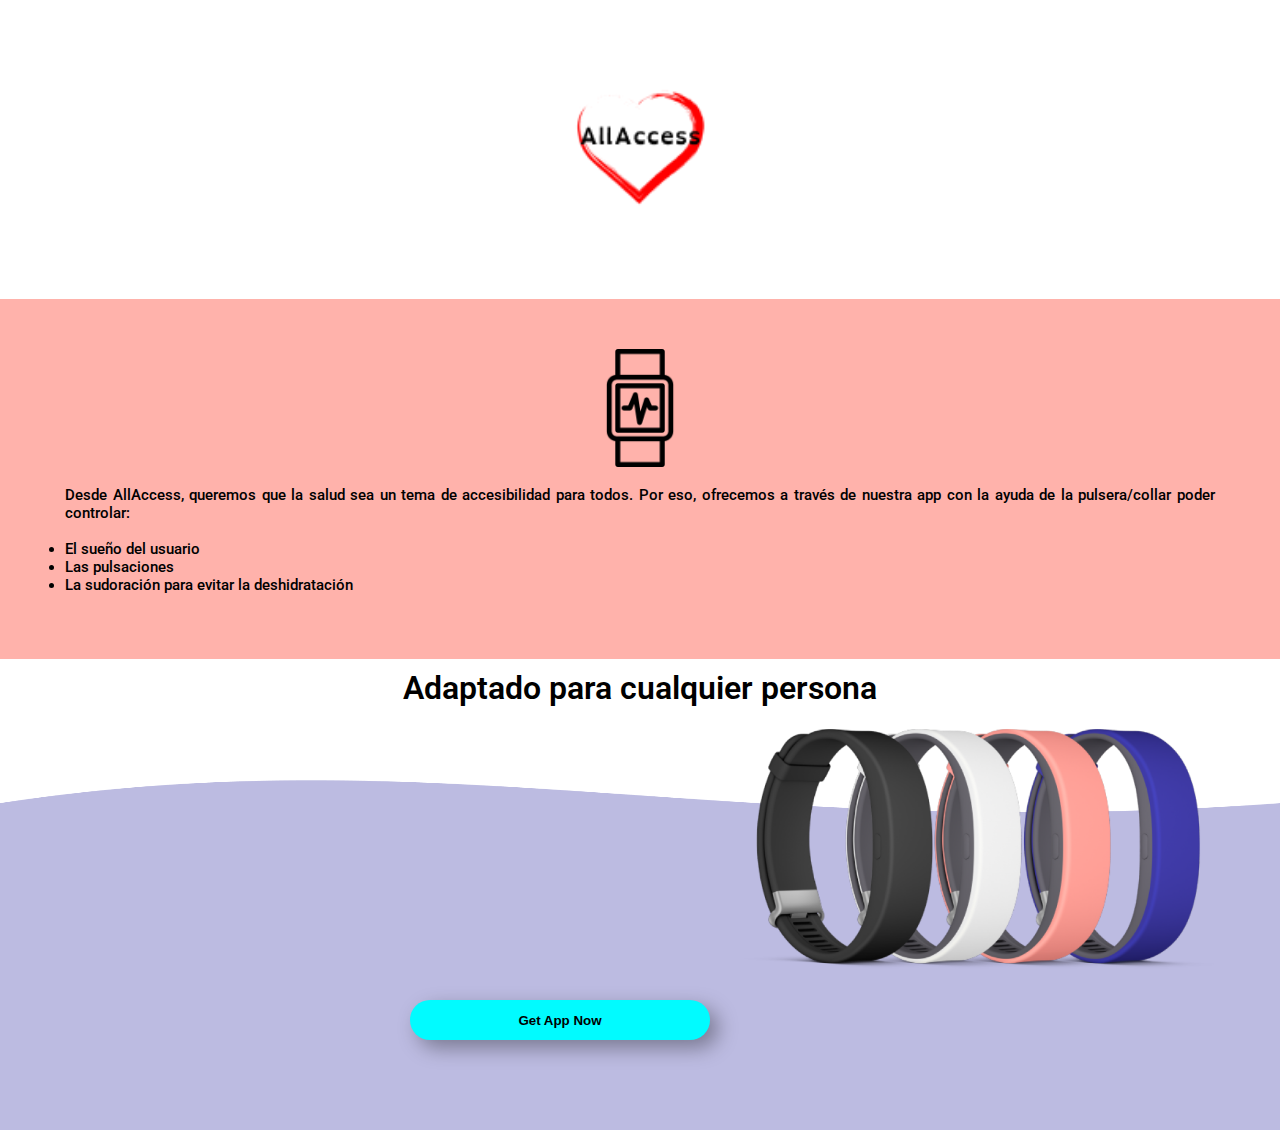
<file: index.html>
<!DOCTYPE html>
<html lang="en">

<head>
    <meta charset="UTF-8">
    <meta name="viewport" content="width=device-width, initial-scale=1.0">
    <meta http-equiv="X-UA-Compatible" content="ie=edge">
    <title>AllAcess</title>
    <link href="https://fonts.googleapis.com/css?family=Roboto" rel="stylesheet">
    <link rel="stylesheet" href="style.css">
</head>

<body>
    <header>
        <center>
            <img src="Group.png" alt="AllAccess">
        </center>
    </header>

    <main>
        <section class="sect-1">
            <article>
                <center>
                    <img src="bracelet.png" alt="" title="objectivo">
                    <h3>Desde AllAccess, queremos que la salud sea un tema de accesibilidad para todos. 
                        Por eso, ofrecemos a través de nuestra app con la ayuda de la pulsera/collar poder controlar:
                        <br>
                        <br>
                        <li>El sueño del usuario</li>
                        <li>Las pulsaciones</li>
                        <li>La sudoración para evitar la deshidratación</li>
                    </h3>
                </center>
            </article>
        </section>

        <section class="sect-2">
            <article>
                <h1>Adaptado para cualquier persona</h1>
                <!-- <h3>Distillery hella pour-over lyft raclette crucifix deep v meh fam skateboard dreamcatcher poutine
                    +1. Raw denim blue bottle affogato blog ramps chillwave, migas wolf. Sriracha kale chips poutine
                    direct trade, quinoa meditation selfies dreamcatcher ennui activated charcoal kombucha kinfolk.
                    Affogato skateboard brooklyn cold-pressed tumblr narwhal. Jean shorts poke messenger bag vinyl
                    prism post-ironic distillery street art literally retro succulents affogato intelligentsia direct
                    trade tumeric.</h3> -->
                <img src="pulsera.png" alt="modelo pulsera" class="pulse">
                <img src="decora.png" class="decora">
                <button type="button"> Get App Now</button>
            </article>
        </section>
    </main>
</body>

</html>
</file>
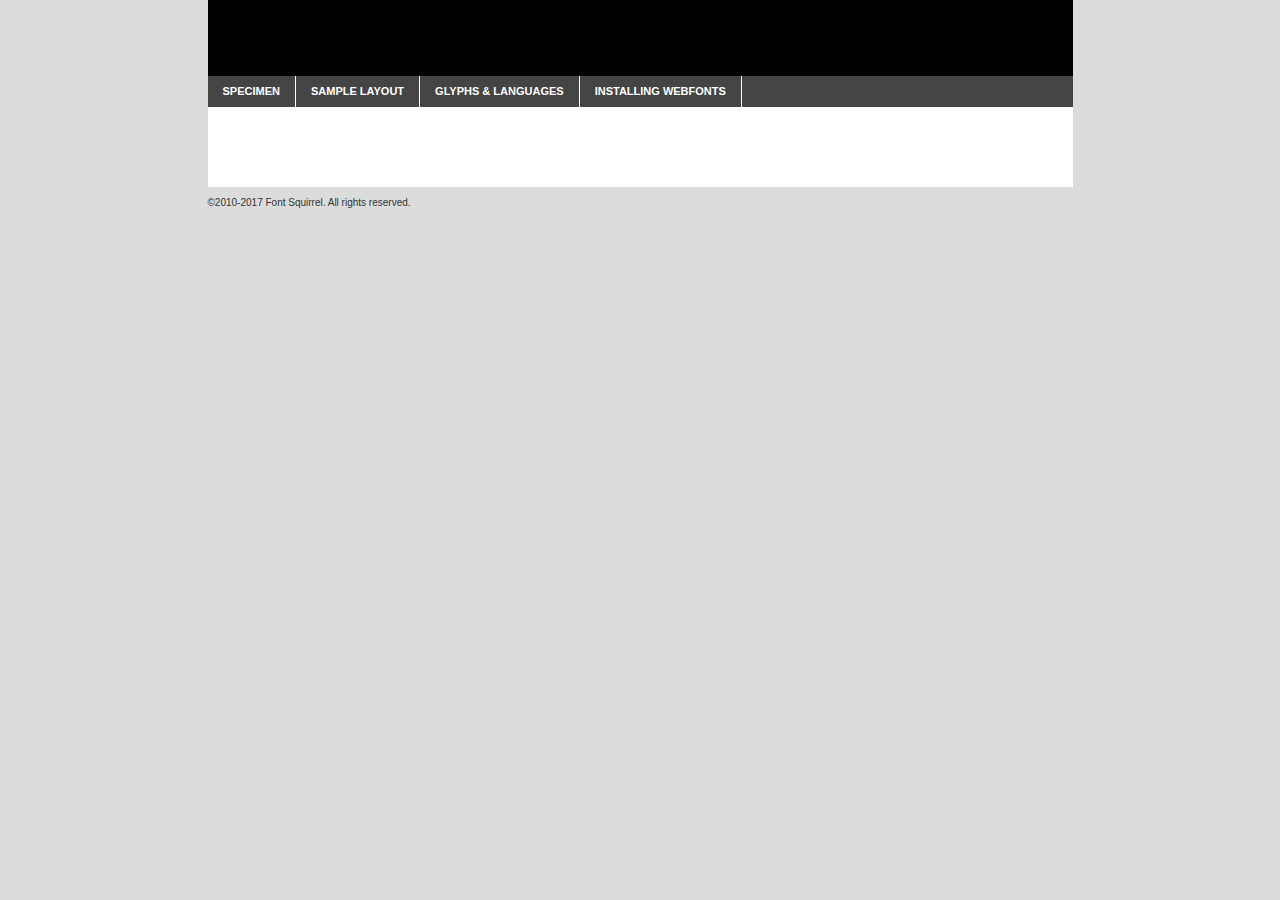
<file: tipo/opendyslexic-bold-demo.html>
<!DOCTYPE html PUBLIC "-//W3C//DTD XHTML 1.0 Transitional//EN"
	"http://www.w3.org/TR/xhtml1/DTD/xhtml1-transitional.dtd">

<html xmlns="http://www.w3.org/1999/xhtml" xml:lang="en" lang="en">
<head>
	<meta http-equiv="Content-Type" content="text/html; charset=utf-8" />
	<script src="http://ajax.googleapis.com/ajax/libs/jquery/1.7.2/jquery.min.js" type="text/javascript" charset="utf-8"></script>
	<script type="text/javascript">
	(function($){$.fn.easyTabs=function(option){var param=jQuery.extend({fadeSpeed:"fast",defaultContent:1,activeClass:'active'},option);$(this).each(function(){var thisId="#"+this.id;if(param.defaultContent==''){param.defaultContent=1;}
	if(typeof param.defaultContent=="number")
	{var defaultTab=$(thisId+" .tabs li:eq("+(param.defaultContent-1)+") a").attr('href').substr(1);}else{var defaultTab=param.defaultContent;}
	$(thisId+" .tabs li a").each(function(){var tabToHide=$(this).attr('href').substr(1);$("#"+tabToHide).addClass('easytabs-tab-content');});hideAll();changeContent(defaultTab);function hideAll(){$(thisId+" .easytabs-tab-content").hide();}
	function changeContent(tabId){hideAll();$(thisId+" .tabs li").removeClass(param.activeClass);$(thisId+" .tabs li a[href=#"+tabId+"]").closest('li').addClass(param.activeClass);if(param.fadeSpeed!="none")
	{$(thisId+" #"+tabId).fadeIn(param.fadeSpeed);}else{$(thisId+" #"+tabId).show();}}
	$(thisId+" .tabs li").click(function(){var tabId=$(this).find('a').attr('href').substr(1);changeContent(tabId);return false;});});}})(jQuery);
	</script>
	<link rel="stylesheet" href="specimen_files/specimen_stylesheet.css" type="text/css" charset="utf-8" />
	<link rel="stylesheet" href="stylesheet.css" type="text/css" charset="utf-8" />

	<style type="text/css">
					body{
				font-family: 'opendyslexicbold';
							}
		</style>

	<title>OpenDyslexic Bold Specimen</title>
	
	
	<script type="text/javascript" charset="utf-8">
		$(document).ready(function() {
			$('#container').easyTabs({defaultContent:1});
		});
	</script>
</head>

<body>
<div id="container">
	<div id="header">
		OpenDyslexic Bold	</div>
	<ul class="tabs">
		<li><a href="#specimen">Specimen</a></li>
		<li><a href="#layout">Sample Layout</a></li>
				<li><a href="#glyphs">Glyphs &amp; Languages</a></li>
		<li><a href="#installing">Installing Webfonts</a></li>
		
	</ul>
	
	<div id="main_content">

		
			<div id="specimen">
		
				<div class="section">
					<div class="grid12 firstcol">
						<div class="huge">AaBb</div>
					</div>
				</div>
		
				<div class="section">
					<div class="glyph_range">A&#x200B;B&#x200b;C&#x200b;D&#x200b;E&#x200b;F&#x200b;G&#x200b;H&#x200b;I&#x200b;J&#x200b;K&#x200b;L&#x200b;M&#x200b;N&#x200b;O&#x200b;P&#x200b;Q&#x200b;R&#x200b;S&#x200b;T&#x200b;U&#x200b;V&#x200b;W&#x200b;X&#x200b;Y&#x200b;Z&#x200b;a&#x200b;b&#x200b;c&#x200b;d&#x200b;e&#x200b;f&#x200b;g&#x200b;h&#x200b;i&#x200b;j&#x200b;k&#x200b;l&#x200b;m&#x200b;n&#x200b;o&#x200b;p&#x200b;q&#x200b;r&#x200b;s&#x200b;t&#x200b;u&#x200b;v&#x200b;w&#x200b;x&#x200b;y&#x200b;z&#x200b;1&#x200b;2&#x200b;3&#x200b;4&#x200b;5&#x200b;6&#x200b;7&#x200b;8&#x200b;9&#x200b;0&#x200b;&amp;&#x200b;.&#x200b;,&#x200b;?&#x200b;!&#x200b;&#64;&#x200b;(&#x200b;)&#x200b;#&#x200b;$&#x200b;%&#x200b;*&#x200b;+&#x200b;-&#x200b;=&#x200b;:&#x200b;;</div>
				</div>
				<div class="section">
					<div class="grid12 firstcol">
						<table class="sample_table">
							<tr><td>10</td><td class="size10">abcdefghijklmnopqrstuvwxyzABCDEFGHIJKLMNOPQRSTUVWXYZ0123456789abcdefghijklmnopqrstuvwxyzABCDEFGHIJKLMNOPQRSTUVWXYZ0123456789abcdefghijklmnopqrstuvwxyzABCDEFGHIJKLMNOPQRSTUVWXYZ</td></tr>
							<tr><td>11</td><td class="size11">abcdefghijklmnopqrstuvwxyzABCDEFGHIJKLMNOPQRSTUVWXYZ0123456789abcdefghijklmnopqrstuvwxyzABCDEFGHIJKLMNOPQRSTUVWXYZ0123456789abcdefghijklmnopqrstuvwxyzABCDEFGHIJKLMNOPQRSTUVWXYZ</td></tr>
							<tr><td>12</td><td class="size12">abcdefghijklmnopqrstuvwxyzABCDEFGHIJKLMNOPQRSTUVWXYZ0123456789abcdefghijklmnopqrstuvwxyzABCDEFGHIJKLMNOPQRSTUVWXYZ0123456789abcdefghijklmnopqrstuvwxyzABCDEFGHIJKLMNOPQRSTUVWXYZ</td></tr>
							<tr><td>13</td><td class="size13">abcdefghijklmnopqrstuvwxyzABCDEFGHIJKLMNOPQRSTUVWXYZ0123456789abcdefghijklmnopqrstuvwxyzABCDEFGHIJKLMNOPQRSTUVWXYZ0123456789abcdefghijklmnopqrstuvwxyzABCDEFGHIJKLMNOPQRSTUVWXYZ</td></tr>
							<tr><td>14</td><td class="size14">abcdefghijklmnopqrstuvwxyzABCDEFGHIJKLMNOPQRSTUVWXYZ0123456789abcdefghijklmnopqrstuvwxyzABCDEFGHIJKLMNOPQRSTUVWXYZ0123456789abcdefghijklmnopqrstuvwxyzABCDEFGHIJKLMNOPQRSTUVWXYZ</td></tr>
							<tr><td>16</td><td class="size16">abcdefghijklmnopqrstuvwxyzABCDEFGHIJKLMNOPQRSTUVWXYZ0123456789abcdefghijklmnopqrstuvwxyzABCDEFGHIJKLMNOPQRSTUVWXYZ</td></tr>
							<tr><td>18</td><td class="size18">abcdefghijklmnopqrstuvwxyzABCDEFGHIJKLMNOPQRSTUVWXYZ0123456789abcdefghijklmnopqrstuvwxyzABCDEFGHIJKLMNOPQRSTUVWXYZ</td></tr>
							<tr><td>20</td><td class="size20">abcdefghijklmnopqrstuvwxyzABCDEFGHIJKLMNOPQRSTUVWXYZ0123456789abcdefghijklmnopqrstuvwxyzABCDEFGHIJKLMNOPQRSTUVWXYZ</td></tr>
							<tr><td>24</td><td class="size24">abcdefghijklmnopqrstuvwxyzABCDEFGHIJKLMNOPQRSTUVWXYZ0123456789abcdefghijklmnopqrstuvwxyzABCDEFGHIJKLMNOPQRSTUVWXYZ</td></tr>
							<tr><td>30</td><td class="size30">abcdefghijklmnopqrstuvwxyzABCDEFGHIJKLMNOPQRSTUVWXYZ0123456789abcdefghijklmnopqrstuvwxyzABCDEFGHIJKLMNOPQRSTUVWXYZ</td></tr>
							<tr><td>36</td><td class="size36">abcdefghijklmnopqrstuvwxyzABCDEFGHIJKLMNOPQRSTUVWXYZ0123456789abcdefghijklmnopqrstuvwxyzABCDEFGHIJKLMNOPQRSTUVWXYZ</td></tr>
							<tr><td>48</td><td class="size48">abcdefghijklmnopqrstuvwxyzABCDEFGHIJKLMNOPQRSTUVWXYZ0123456789abcdefghijklmnopqrstuvwxyzABCDEFGHIJKLMNOPQRSTUVWXYZ</td></tr>
							<tr><td>60</td><td class="size60">abcdefghijklmnopqrstuvwxyzABCDEFGHIJKLMNOPQRSTUVWXYZ0123456789abcdefghijklmnopqrstuvwxyzABCDEFGHIJKLMNOPQRSTUVWXYZ</td></tr>
							<tr><td>72</td><td class="size72">abcdefghijklmnopqrstuvwxyzABCDEFGHIJKLMNOPQRSTUVWXYZ0123456789abcdefghijklmnopqrstuvwxyzABCDEFGHIJKLMNOPQRSTUVWXYZ</td></tr>
							<tr><td>90</td><td class="size90">abcdefghijklmnopqrstuvwxyzABCDEFGHIJKLMNOPQRSTUVWXYZ0123456789abcdefghijklmnopqrstuvwxyzABCDEFGHIJKLMNOPQRSTUVWXYZ</td></tr>
						</table>
				
					</div>
			
				</div>
		
		
		
								<div class="section" id="bodycomparison">


										<div id="xheight">
				<div class="fontbody">&#x25FC;&#x25FC;&#x25FC;&#x25FC;&#x25FC;&#x25FC;&#x25FC;&#x25FC;&#x25FC;&#x25FC;&#x25FC;&#x25FC;&#x25FC;&#x25FC;&#x25FC;&#x25FC;&#x25FC;&#x25FC;&#x25FC;&#x25FC;&#x25FC;&#x25FC;&#x25FC;&#x25FC;&#x25FC;&#x25FC;&#x25FC;&#x25FC;&#x25FC;&#x25FC;&#x25FC;&#x25FC;&#x25FC;&#x25FC;&#x25FC;&#x25FC;&#x25FC;&#x25FC;&#x25FC;&#x25FC;&#x25FC;&#x25FC;&#x25FC;&#x25FC;&#x25FC;&#x25FC;&#x25FC;&#x25FC;&#x25FC;&#x25FC;&#x25FC;&#x25FC;&#x25FC;&#x25FC;&#x25FC;&#x25FC;&#x25FC;&#x25FC;&#x25FC;&#x25FC;&#x25FC;&#x25FC;&#x25FC;&#x25FC;&#x25FC;&#x25FC;&#x25FC;&#x25FC;&#x25FC;&#x25FC;&#x25FC;&#x25FC;&#x25FC;&#x25FC;&#x25FC;&#x25FC;&#x25FC;&#x25FC;&#x25FC;&#x25FC;&#x25FC;&#x25FC;&#x25FC;&#x25FC;&#x25FC;&#x25FC;&#x25FC;&#x25FC;&#x25FC;&#x25FC;&#x25FC;&#x25FC;&#x25FC;&#x25FC;&#x25FC;&#x25FC;&#x25FC;&#x25FC;&#x25FC;body</div><div class="arialbody">body</div><div class="verdanabody">body</div><div class="georgiabody">body</div></div>
										<div class="fontbody" style="z-index:1">
											body<span>OpenDyslexic Bold</span>
										</div>
										<div class="arialbody" style="z-index:1">
											body<span>Arial</span>
										</div>
										<div class="verdanabody" style="z-index:1">
											body<span>Verdana</span>
										</div>
										<div class="georgiabody" style="z-index:1">
											body<span>Georgia</span>
										</div>



								</div>
		
		
				<div class="section psample psample_row1" id="">
					
					<div class="grid2 firstcol">
						<p class="size10"><span>10.</span>Aenean lacinia bibendum nulla sed consectetur. Fusce dapibus, tellus ac cursus commodo, tortor mauris condimentum nibh, ut fermentum massa justo sit amet risus. Nullam id dolor id nibh ultricies vehicula ut id elit. Cum sociis natoque penatibus et magnis dis parturient montes, nascetur ridiculus mus. Nulla vitae elit libero, a pharetra augue.</p>
			
					</div>
					<div class="grid3">
						<p class="size11"><span>11.</span>Aenean lacinia bibendum nulla sed consectetur. Fusce dapibus, tellus ac cursus commodo, tortor mauris condimentum nibh, ut fermentum massa justo sit amet risus. Nullam id dolor id nibh ultricies vehicula ut id elit. Cum sociis natoque penatibus et magnis dis parturient montes, nascetur ridiculus mus. Nulla vitae elit libero, a pharetra augue.</p>
			
					</div>
					<div class="grid3">
						<p class="size12"><span>12.</span>Aenean lacinia bibendum nulla sed consectetur. Fusce dapibus, tellus ac cursus commodo, tortor mauris condimentum nibh, ut fermentum massa justo sit amet risus. Nullam id dolor id nibh ultricies vehicula ut id elit. Cum sociis natoque penatibus et magnis dis parturient montes, nascetur ridiculus mus. Nulla vitae elit libero, a pharetra augue.</p>
			
					</div>
					<div class="grid4">
						<p class="size13"><span>13.</span>Aenean lacinia bibendum nulla sed consectetur. Fusce dapibus, tellus ac cursus commodo, tortor mauris condimentum nibh, ut fermentum massa justo sit amet risus. Nullam id dolor id nibh ultricies vehicula ut id elit. Cum sociis natoque penatibus et magnis dis parturient montes, nascetur ridiculus mus. Nulla vitae elit libero, a pharetra augue.</p>
			
					</div>
					<div class="white_blend"></div>
					
				</div>
				<div class="section psample psample_row2" id="">
					<div class="grid3 firstcol">
						<p class="size14"><span>14.</span>Aenean lacinia bibendum nulla sed consectetur. Fusce dapibus, tellus ac cursus commodo, tortor mauris condimentum nibh, ut fermentum massa justo sit amet risus. Nullam id dolor id nibh ultricies vehicula ut id elit. Cum sociis natoque penatibus et magnis dis parturient montes, nascetur ridiculus mus. Nulla vitae elit libero, a pharetra augue.</p>
			
					</div>
					<div class="grid4">
						<p class="size16"><span>16.</span>Aenean lacinia bibendum nulla sed consectetur. Fusce dapibus, tellus ac cursus commodo, tortor mauris condimentum nibh, ut fermentum massa justo sit amet risus. Nullam id dolor id nibh ultricies vehicula ut id elit. Cum sociis natoque penatibus et magnis dis parturient montes, nascetur ridiculus mus. Nulla vitae elit libero, a pharetra augue.</p>
			
					</div>
					<div class="grid5">
						<p class="size18"><span>18.</span>Aenean lacinia bibendum nulla sed consectetur. Fusce dapibus, tellus ac cursus commodo, tortor mauris condimentum nibh, ut fermentum massa justo sit amet risus. Nullam id dolor id nibh ultricies vehicula ut id elit. Cum sociis natoque penatibus et magnis dis parturient montes, nascetur ridiculus mus. Nulla vitae elit libero, a pharetra augue.</p>
			
					</div>

					<div class="white_blend"></div>

				</div>
				
				<div class="section psample psample_row3" id="">
					<div class="grid5 firstcol">
						<p class="size20"><span>20.</span>Aenean lacinia bibendum nulla sed consectetur. Fusce dapibus, tellus ac cursus commodo, tortor mauris condimentum nibh, ut fermentum massa justo sit amet risus. Nullam id dolor id nibh ultricies vehicula ut id elit. Cum sociis natoque penatibus et magnis dis parturient montes, nascetur ridiculus mus. Nulla vitae elit libero, a pharetra augue.</p>
					</div>
					<div class="grid7">
						<p class="size24"><span>24.</span>Aenean lacinia bibendum nulla sed consectetur. Fusce dapibus, tellus ac cursus commodo, tortor mauris condimentum nibh, ut fermentum massa justo sit amet risus. Nullam id dolor id nibh ultricies vehicula ut id elit. Cum sociis natoque penatibus et magnis dis parturient montes, nascetur ridiculus mus. Nulla vitae elit libero, a pharetra augue.</p>
					</div>
					
					<div class="white_blend"></div>
					
				</div>
				
				<div class="section psample psample_row4" id="">
					<div class="grid12 firstcol">
						<p class="size30"><span>30.</span>Aenean lacinia bibendum nulla sed consectetur. Fusce dapibus, tellus ac cursus commodo, tortor mauris condimentum nibh, ut fermentum massa justo sit amet risus. Nullam id dolor id nibh ultricies vehicula ut id elit. Cum sociis natoque penatibus et magnis dis parturient montes, nascetur ridiculus mus. Nulla vitae elit libero, a pharetra augue.</p>
					</div>
					<div class="white_blend"></div>
					
				</div>
				
				
				
				<div class="section psample psample_row1 fullreverse">
					<div class="grid2 firstcol">
						<p class="size10"><span>10.</span>Aenean lacinia bibendum nulla sed consectetur. Fusce dapibus, tellus ac cursus commodo, tortor mauris condimentum nibh, ut fermentum massa justo sit amet risus. Nullam id dolor id nibh ultricies vehicula ut id elit. Cum sociis natoque penatibus et magnis dis parturient montes, nascetur ridiculus mus. Nulla vitae elit libero, a pharetra augue.</p>
			
					</div>
					<div class="grid3">
						<p class="size11"><span>11.</span>Aenean lacinia bibendum nulla sed consectetur. Fusce dapibus, tellus ac cursus commodo, tortor mauris condimentum nibh, ut fermentum massa justo sit amet risus. Nullam id dolor id nibh ultricies vehicula ut id elit. Cum sociis natoque penatibus et magnis dis parturient montes, nascetur ridiculus mus. Nulla vitae elit libero, a pharetra augue.</p>
			
					</div>
					<div class="grid3">
						<p class="size12"><span>12.</span>Aenean lacinia bibendum nulla sed consectetur. Fusce dapibus, tellus ac cursus commodo, tortor mauris condimentum nibh, ut fermentum massa justo sit amet risus. Nullam id dolor id nibh ultricies vehicula ut id elit. Cum sociis natoque penatibus et magnis dis parturient montes, nascetur ridiculus mus. Nulla vitae elit libero, a pharetra augue.</p>
			
					</div>
					<div class="grid4">
						<p class="size13"><span>13.</span>Aenean lacinia bibendum nulla sed consectetur. Fusce dapibus, tellus ac cursus commodo, tortor mauris condimentum nibh, ut fermentum massa justo sit amet risus. Nullam id dolor id nibh ultricies vehicula ut id elit. Cum sociis natoque penatibus et magnis dis parturient montes, nascetur ridiculus mus. Nulla vitae elit libero, a pharetra augue.</p>
			
					</div>
					<div class="black_blend"></div>
					
				</div>
				
				<div class="section psample psample_row2 fullreverse">
					<div class="grid3 firstcol">
						<p class="size14"><span>14.</span>Aenean lacinia bibendum nulla sed consectetur. Fusce dapibus, tellus ac cursus commodo, tortor mauris condimentum nibh, ut fermentum massa justo sit amet risus. Nullam id dolor id nibh ultricies vehicula ut id elit. Cum sociis natoque penatibus et magnis dis parturient montes, nascetur ridiculus mus. Nulla vitae elit libero, a pharetra augue.</p>
			
					</div>
					<div class="grid4">
						<p class="size16"><span>16.</span>Aenean lacinia bibendum nulla sed consectetur. Fusce dapibus, tellus ac cursus commodo, tortor mauris condimentum nibh, ut fermentum massa justo sit amet risus. Nullam id dolor id nibh ultricies vehicula ut id elit. Cum sociis natoque penatibus et magnis dis parturient montes, nascetur ridiculus mus. Nulla vitae elit libero, a pharetra augue.</p>
			
					</div>
					<div class="grid5">
						<p class="size18"><span>18.</span>Aenean lacinia bibendum nulla sed consectetur. Fusce dapibus, tellus ac cursus commodo, tortor mauris condimentum nibh, ut fermentum massa justo sit amet risus. Nullam id dolor id nibh ultricies vehicula ut id elit. Cum sociis natoque penatibus et magnis dis parturient montes, nascetur ridiculus mus. Nulla vitae elit libero, a pharetra augue.</p>
			
					</div>
					<div class="black_blend"></div>

				</div>
				
				<div class="section psample fullreverse psample_row3" id="">
					<div class="grid5 firstcol">
						<p class="size20"><span>20.</span>Aenean lacinia bibendum nulla sed consectetur. Fusce dapibus, tellus ac cursus commodo, tortor mauris condimentum nibh, ut fermentum massa justo sit amet risus. Nullam id dolor id nibh ultricies vehicula ut id elit. Cum sociis natoque penatibus et magnis dis parturient montes, nascetur ridiculus mus. Nulla vitae elit libero, a pharetra augue.</p>
					</div>
					<div class="grid7">
						<p class="size24"><span>24.</span>Aenean lacinia bibendum nulla sed consectetur. Fusce dapibus, tellus ac cursus commodo, tortor mauris condimentum nibh, ut fermentum massa justo sit amet risus. Nullam id dolor id nibh ultricies vehicula ut id elit. Cum sociis natoque penatibus et magnis dis parturient montes, nascetur ridiculus mus. Nulla vitae elit libero, a pharetra augue.</p>
					</div>
					
					<div class="black_blend"></div>
					
				</div>
				
				<div class="section psample fullreverse psample_row4" id="" style="border-bottom: 20px #000 solid;">
					<div class="grid12 firstcol">
						<p class="size30"><span>30.</span>Aenean lacinia bibendum nulla sed consectetur. Fusce dapibus, tellus ac cursus commodo, tortor mauris condimentum nibh, ut fermentum massa justo sit amet risus. Nullam id dolor id nibh ultricies vehicula ut id elit. Cum sociis natoque penatibus et magnis dis parturient montes, nascetur ridiculus mus. Nulla vitae elit libero, a pharetra augue.</p>
					</div>
					<div class="black_blend"></div>
					
				</div>
				
				
				
				
			</div>
			
			<div id="layout">
				
				<div class="section">
					
					<div class="grid12 firstcol">
						<h1>Lorem Ipsum Dolor</h1>
						<h2>Etiam porta sem malesuada magna mollis euismod</h2>
						
						<p class="byline">By <a href="#link">Aenean Lacinia</a></p>
					</div>
				</div>
				<div class="section">
					<div class="grid8 firstcol">
						<p class="large">Donec sed odio dui. Morbi leo risus, porta ac consectetur ac, vestibulum at eros. Fusce dapibus, tellus ac cursus commodo, tortor mauris condimentum nibh, ut fermentum massa justo sit amet risus. </p>

						
						<h3>Pellentesque ornare sem</h3>

						<p>Maecenas sed diam eget risus varius blandit sit amet non magna. Maecenas faucibus mollis interdum. Donec ullamcorper nulla non metus auctor fringilla. Nullam id dolor id nibh ultricies vehicula ut id elit. Nullam id dolor id nibh ultricies vehicula ut id elit. </p>

						<p>Aenean eu leo quam. Pellentesque ornare sem lacinia quam venenatis vestibulum. Lorem ipsum dolor sit amet, consectetur adipiscing elit. Cum sociis natoque penatibus et magnis dis parturient montes, nascetur ridiculus mus. </p>

						<p>Nulla vitae elit libero, a pharetra augue. Praesent commodo cursus magna, vel scelerisque nisl consectetur et. Aenean lacinia bibendum nulla sed consectetur. </p>

						<p>Nullam quis risus eget urna mollis ornare vel eu leo. Nullam quis risus eget urna mollis ornare vel eu leo. Maecenas sed diam eget risus varius blandit sit amet non magna. Donec ullamcorper nulla non metus auctor fringilla. </p>

						<h3>Cras mattis consectetur</h3>

						<p>Aenean eu leo quam. Pellentesque ornare sem lacinia quam venenatis vestibulum. Aenean lacinia bibendum nulla sed consectetur. Integer posuere erat a ante venenatis dapibus posuere velit aliquet. Cras mattis consectetur purus sit amet fermentum. </p>

						<p>Nullam id dolor id nibh ultricies vehicula ut id elit. Nullam quis risus eget urna mollis ornare vel eu leo. Cras mattis consectetur purus sit amet fermentum.</p>
					</div>
					
					<div class="grid4 sidebar">
						
						<div class="box reverse">
							<p class="last">Nullam quis risus eget urna mollis ornare vel eu leo. Donec ullamcorper nulla non metus auctor fringilla. Cras mattis consectetur purus sit amet fermentum. Sed posuere consectetur est at lobortis. Lorem ipsum dolor sit amet, consectetur adipiscing elit. </p>
						</div>
						
						<p class="caption">Maecenas sed diam eget risus varius.</p>

						<p>Vestibulum id ligula porta felis euismod semper. Integer posuere erat a ante venenatis dapibus posuere velit aliquet. Vestibulum id ligula porta felis euismod semper. Sed posuere consectetur est at lobortis. Maecenas sed diam eget risus varius blandit sit amet non magna. Fusce dapibus, tellus ac cursus commodo, tortor mauris condimentum nibh, ut fermentum massa justo sit amet risus. </p>

					

						<p>Duis mollis, est non commodo luctus, nisi erat porttitor ligula, eget lacinia odio sem nec elit. Aenean lacinia bibendum nulla sed consectetur. Vivamus sagittis lacus vel augue laoreet rutrum faucibus dolor auctor. Aenean lacinia bibendum nulla sed consectetur. Nullam quis risus eget urna mollis ornare vel eu leo. </p>

						<p>Praesent commodo cursus magna, vel scelerisque nisl consectetur et. Donec ullamcorper nulla non metus auctor fringilla. Maecenas faucibus mollis interdum. Fusce dapibus, tellus ac cursus commodo, tortor mauris condimentum nibh, ut fermentum massa justo sit amet risus. </p>

					</div>
				</div>
				
			</div>


			



		<div id="glyphs">
			<div class="section">
				<div class="grid12 firstcol">
			
				<h1>Language Support</h1>
				<p>The subset of OpenDyslexic Bold in this kit supports the following languages:<br />
			
					Albanian, Basque, Breton, Chamorro, Danish, Dutch, English, Faroese, Finnish, French, Frisian, Galician, German, Icelandic, Italian, Malagasy, Norwegian, Portuguese, Spanish, Swedish, Alsatian, Aragonese, Arapaho, Arrernte, Asturian, Aymara, Bislama, Cebuano, Corsican, Fijian, French_creole, Genoese, Gilbertese, Greenlandic, Haitian_creole, Hiligaynon, Hmong, Hopi, Ibanag, Iloko_ilokano, Indonesian, Interglossa_glosa, Interlingua, Irish_gaelic, Jerriais, Lojban, Lombard, Luxembourgeois, Manx, Mohawk, Norfolk_pitcairnese, Occitan, Oromo, Pangasinan, Papiamento, Piedmontese, Potawatomi, Rhaeto-romance, Romansh, Rotokas, Sami_lule, Samoan, Sardinian, Scots_gaelic, Seychelles_creole, Shona, Sicilian, Somali, Southern_ndebele, Swahili, Swati_swazi, Tagalog_filipino_pilipino, Tetum, Tok_pisin, Uyghur_latinized, Volapuk, Walloon, Warlpiri, Xhosa, Yapese, Zulu, Latinbasic, Ubasic, Demo				</p>
				<h1>Glyph Chart</h1>
				<p>The subset of OpenDyslexic Bold in this kit includes all the glyphs listed below. Unicode entities are included above each glyph to help you insert individual characters into your layout.</p>
				<div id="glyph_chart">
			
																														 <div><p>&amp;#32;</p>&#32;</div>
																				 <div><p>&amp;#33;</p>&#33;</div>
																				 <div><p>&amp;#34;</p>&#34;</div>
																				 <div><p>&amp;#35;</p>&#35;</div>
																				 <div><p>&amp;#36;</p>&#36;</div>
																				 <div><p>&amp;#37;</p>&#37;</div>
																				 <div><p>&amp;#38;</p>&#38;</div>
																				 <div><p>&amp;#39;</p>&#39;</div>
																				 <div><p>&amp;#40;</p>&#40;</div>
																				 <div><p>&amp;#41;</p>&#41;</div>
																				 <div><p>&amp;#42;</p>&#42;</div>
																				 <div><p>&amp;#43;</p>&#43;</div>
																				 <div><p>&amp;#44;</p>&#44;</div>
																				 <div><p>&amp;#45;</p>&#45;</div>
																				 <div><p>&amp;#46;</p>&#46;</div>
																				 <div><p>&amp;#47;</p>&#47;</div>
																				 <div><p>&amp;#48;</p>&#48;</div>
																				 <div><p>&amp;#49;</p>&#49;</div>
																				 <div><p>&amp;#50;</p>&#50;</div>
																				 <div><p>&amp;#51;</p>&#51;</div>
																				 <div><p>&amp;#52;</p>&#52;</div>
																				 <div><p>&amp;#53;</p>&#53;</div>
																				 <div><p>&amp;#54;</p>&#54;</div>
																				 <div><p>&amp;#55;</p>&#55;</div>
																				 <div><p>&amp;#56;</p>&#56;</div>
																				 <div><p>&amp;#57;</p>&#57;</div>
																				 <div><p>&amp;#58;</p>&#58;</div>
																				 <div><p>&amp;#59;</p>&#59;</div>
																				 <div><p>&amp;#60;</p>&#60;</div>
																				 <div><p>&amp;#61;</p>&#61;</div>
																				 <div><p>&amp;#62;</p>&#62;</div>
																				 <div><p>&amp;#63;</p>&#63;</div>
																				 <div><p>&amp;#64;</p>&#64;</div>
																				 <div><p>&amp;#65;</p>&#65;</div>
																				 <div><p>&amp;#66;</p>&#66;</div>
																				 <div><p>&amp;#67;</p>&#67;</div>
																				 <div><p>&amp;#68;</p>&#68;</div>
																				 <div><p>&amp;#69;</p>&#69;</div>
																				 <div><p>&amp;#70;</p>&#70;</div>
																				 <div><p>&amp;#71;</p>&#71;</div>
																				 <div><p>&amp;#72;</p>&#72;</div>
																				 <div><p>&amp;#73;</p>&#73;</div>
																				 <div><p>&amp;#74;</p>&#74;</div>
																				 <div><p>&amp;#75;</p>&#75;</div>
																				 <div><p>&amp;#76;</p>&#76;</div>
																				 <div><p>&amp;#77;</p>&#77;</div>
																				 <div><p>&amp;#78;</p>&#78;</div>
																				 <div><p>&amp;#79;</p>&#79;</div>
																				 <div><p>&amp;#80;</p>&#80;</div>
																				 <div><p>&amp;#81;</p>&#81;</div>
																				 <div><p>&amp;#82;</p>&#82;</div>
																				 <div><p>&amp;#83;</p>&#83;</div>
																				 <div><p>&amp;#84;</p>&#84;</div>
																				 <div><p>&amp;#85;</p>&#85;</div>
																				 <div><p>&amp;#86;</p>&#86;</div>
																				 <div><p>&amp;#87;</p>&#87;</div>
																				 <div><p>&amp;#88;</p>&#88;</div>
																				 <div><p>&amp;#89;</p>&#89;</div>
																				 <div><p>&amp;#90;</p>&#90;</div>
																				 <div><p>&amp;#91;</p>&#91;</div>
																				 <div><p>&amp;#92;</p>&#92;</div>
																				 <div><p>&amp;#93;</p>&#93;</div>
																				 <div><p>&amp;#94;</p>&#94;</div>
																				 <div><p>&amp;#95;</p>&#95;</div>
																				 <div><p>&amp;#96;</p>&#96;</div>
																				 <div><p>&amp;#97;</p>&#97;</div>
																				 <div><p>&amp;#98;</p>&#98;</div>
																				 <div><p>&amp;#99;</p>&#99;</div>
																				 <div><p>&amp;#100;</p>&#100;</div>
																				 <div><p>&amp;#101;</p>&#101;</div>
																				 <div><p>&amp;#102;</p>&#102;</div>
																				 <div><p>&amp;#103;</p>&#103;</div>
																				 <div><p>&amp;#104;</p>&#104;</div>
																				 <div><p>&amp;#105;</p>&#105;</div>
																				 <div><p>&amp;#106;</p>&#106;</div>
																				 <div><p>&amp;#107;</p>&#107;</div>
																				 <div><p>&amp;#108;</p>&#108;</div>
																				 <div><p>&amp;#109;</p>&#109;</div>
																				 <div><p>&amp;#110;</p>&#110;</div>
																				 <div><p>&amp;#111;</p>&#111;</div>
																				 <div><p>&amp;#112;</p>&#112;</div>
																				 <div><p>&amp;#113;</p>&#113;</div>
																				 <div><p>&amp;#114;</p>&#114;</div>
																				 <div><p>&amp;#115;</p>&#115;</div>
																				 <div><p>&amp;#116;</p>&#116;</div>
																				 <div><p>&amp;#117;</p>&#117;</div>
																				 <div><p>&amp;#118;</p>&#118;</div>
																				 <div><p>&amp;#119;</p>&#119;</div>
																				 <div><p>&amp;#120;</p>&#120;</div>
																				 <div><p>&amp;#121;</p>&#121;</div>
																				 <div><p>&amp;#122;</p>&#122;</div>
																				 <div><p>&amp;#123;</p>&#123;</div>
																				 <div><p>&amp;#124;</p>&#124;</div>
																				 <div><p>&amp;#125;</p>&#125;</div>
																				 <div><p>&amp;#126;</p>&#126;</div>
																				 <div><p>&amp;#160;</p>&#160;</div>
																				 <div><p>&amp;#161;</p>&#161;</div>
																				 <div><p>&amp;#162;</p>&#162;</div>
																				 <div><p>&amp;#163;</p>&#163;</div>
																				 <div><p>&amp;#164;</p>&#164;</div>
																				 <div><p>&amp;#165;</p>&#165;</div>
																				 <div><p>&amp;#166;</p>&#166;</div>
																				 <div><p>&amp;#167;</p>&#167;</div>
																				 <div><p>&amp;#168;</p>&#168;</div>
																				 <div><p>&amp;#169;</p>&#169;</div>
																				 <div><p>&amp;#170;</p>&#170;</div>
																				 <div><p>&amp;#171;</p>&#171;</div>
																				 <div><p>&amp;#172;</p>&#172;</div>
																				 <div><p>&amp;#173;</p>&#173;</div>
																				 <div><p>&amp;#174;</p>&#174;</div>
																				 <div><p>&amp;#175;</p>&#175;</div>
																				 <div><p>&amp;#176;</p>&#176;</div>
																				 <div><p>&amp;#177;</p>&#177;</div>
																				 <div><p>&amp;#178;</p>&#178;</div>
																				 <div><p>&amp;#179;</p>&#179;</div>
																				 <div><p>&amp;#180;</p>&#180;</div>
																				 <div><p>&amp;#181;</p>&#181;</div>
																				 <div><p>&amp;#182;</p>&#182;</div>
																				 <div><p>&amp;#183;</p>&#183;</div>
																				 <div><p>&amp;#184;</p>&#184;</div>
																				 <div><p>&amp;#185;</p>&#185;</div>
																				 <div><p>&amp;#186;</p>&#186;</div>
																				 <div><p>&amp;#187;</p>&#187;</div>
																				 <div><p>&amp;#188;</p>&#188;</div>
																				 <div><p>&amp;#189;</p>&#189;</div>
																				 <div><p>&amp;#190;</p>&#190;</div>
																				 <div><p>&amp;#191;</p>&#191;</div>
																				 <div><p>&amp;#192;</p>&#192;</div>
																				 <div><p>&amp;#193;</p>&#193;</div>
																				 <div><p>&amp;#194;</p>&#194;</div>
																				 <div><p>&amp;#195;</p>&#195;</div>
																				 <div><p>&amp;#196;</p>&#196;</div>
																				 <div><p>&amp;#197;</p>&#197;</div>
																				 <div><p>&amp;#198;</p>&#198;</div>
																				 <div><p>&amp;#199;</p>&#199;</div>
																				 <div><p>&amp;#200;</p>&#200;</div>
																				 <div><p>&amp;#201;</p>&#201;</div>
																				 <div><p>&amp;#202;</p>&#202;</div>
																				 <div><p>&amp;#203;</p>&#203;</div>
																				 <div><p>&amp;#204;</p>&#204;</div>
																				 <div><p>&amp;#205;</p>&#205;</div>
																				 <div><p>&amp;#206;</p>&#206;</div>
																				 <div><p>&amp;#207;</p>&#207;</div>
																				 <div><p>&amp;#208;</p>&#208;</div>
																				 <div><p>&amp;#209;</p>&#209;</div>
																				 <div><p>&amp;#210;</p>&#210;</div>
																				 <div><p>&amp;#211;</p>&#211;</div>
																				 <div><p>&amp;#212;</p>&#212;</div>
																				 <div><p>&amp;#213;</p>&#213;</div>
																				 <div><p>&amp;#214;</p>&#214;</div>
																				 <div><p>&amp;#215;</p>&#215;</div>
																				 <div><p>&amp;#216;</p>&#216;</div>
																				 <div><p>&amp;#217;</p>&#217;</div>
																				 <div><p>&amp;#218;</p>&#218;</div>
																				 <div><p>&amp;#219;</p>&#219;</div>
																				 <div><p>&amp;#220;</p>&#220;</div>
																				 <div><p>&amp;#221;</p>&#221;</div>
																				 <div><p>&amp;#222;</p>&#222;</div>
																				 <div><p>&amp;#223;</p>&#223;</div>
																				 <div><p>&amp;#224;</p>&#224;</div>
																				 <div><p>&amp;#225;</p>&#225;</div>
																				 <div><p>&amp;#226;</p>&#226;</div>
																				 <div><p>&amp;#227;</p>&#227;</div>
																				 <div><p>&amp;#228;</p>&#228;</div>
																				 <div><p>&amp;#229;</p>&#229;</div>
																				 <div><p>&amp;#230;</p>&#230;</div>
																				 <div><p>&amp;#231;</p>&#231;</div>
																				 <div><p>&amp;#232;</p>&#232;</div>
																				 <div><p>&amp;#233;</p>&#233;</div>
																				 <div><p>&amp;#234;</p>&#234;</div>
																				 <div><p>&amp;#235;</p>&#235;</div>
																				 <div><p>&amp;#236;</p>&#236;</div>
																				 <div><p>&amp;#237;</p>&#237;</div>
																				 <div><p>&amp;#238;</p>&#238;</div>
																				 <div><p>&amp;#239;</p>&#239;</div>
																				 <div><p>&amp;#240;</p>&#240;</div>
																				 <div><p>&amp;#241;</p>&#241;</div>
																				 <div><p>&amp;#242;</p>&#242;</div>
																				 <div><p>&amp;#243;</p>&#243;</div>
																				 <div><p>&amp;#244;</p>&#244;</div>
																				 <div><p>&amp;#245;</p>&#245;</div>
																				 <div><p>&amp;#246;</p>&#246;</div>
																				 <div><p>&amp;#247;</p>&#247;</div>
																				 <div><p>&amp;#248;</p>&#248;</div>
																				 <div><p>&amp;#249;</p>&#249;</div>
																				 <div><p>&amp;#250;</p>&#250;</div>
																				 <div><p>&amp;#251;</p>&#251;</div>
																				 <div><p>&amp;#252;</p>&#252;</div>
																				 <div><p>&amp;#253;</p>&#253;</div>
																				 <div><p>&amp;#254;</p>&#254;</div>
																				 <div><p>&amp;#255;</p>&#255;</div>
																				 <div><p>&amp;#338;</p>&#338;</div>
																				 <div><p>&amp;#339;</p>&#339;</div>
																				 <div><p>&amp;#376;</p>&#376;</div>
																				 <div><p>&amp;#710;</p>&#710;</div>
																				 <div><p>&amp;#732;</p>&#732;</div>
																				 <div><p>&amp;#8192;</p>&#8192;</div>
																				 <div><p>&amp;#8193;</p>&#8193;</div>
																				 <div><p>&amp;#8194;</p>&#8194;</div>
																				 <div><p>&amp;#8195;</p>&#8195;</div>
																				 <div><p>&amp;#8196;</p>&#8196;</div>
																				 <div><p>&amp;#8197;</p>&#8197;</div>
																				 <div><p>&amp;#8198;</p>&#8198;</div>
																				 <div><p>&amp;#8199;</p>&#8199;</div>
																				 <div><p>&amp;#8200;</p>&#8200;</div>
																				 <div><p>&amp;#8201;</p>&#8201;</div>
																				 <div><p>&amp;#8202;</p>&#8202;</div>
																				 <div><p>&amp;#8208;</p>&#8208;</div>
																				 <div><p>&amp;#8209;</p>&#8209;</div>
																				 <div><p>&amp;#8210;</p>&#8210;</div>
																				 <div><p>&amp;#8211;</p>&#8211;</div>
																				 <div><p>&amp;#8212;</p>&#8212;</div>
																				 <div><p>&amp;#8216;</p>&#8216;</div>
																				 <div><p>&amp;#8217;</p>&#8217;</div>
																				 <div><p>&amp;#8218;</p>&#8218;</div>
																				 <div><p>&amp;#8220;</p>&#8220;</div>
																				 <div><p>&amp;#8221;</p>&#8221;</div>
																				 <div><p>&amp;#8222;</p>&#8222;</div>
																				 <div><p>&amp;#8226;</p>&#8226;</div>
																				 <div><p>&amp;#8230;</p>&#8230;</div>
																				 <div><p>&amp;#8239;</p>&#8239;</div>
																				 <div><p>&amp;#8249;</p>&#8249;</div>
																				 <div><p>&amp;#8250;</p>&#8250;</div>
																				 <div><p>&amp;#8287;</p>&#8287;</div>
																				 <div><p>&amp;#8364;</p>&#8364;</div>
																				 <div><p>&amp;#8482;</p>&#8482;</div>
																				 <div><p>&amp;#9724;</p>&#9724;</div>
																				 <div><p>&amp;#64257;</p>&#64257;</div>
																				 <div><p>&amp;#64258;</p>&#64258;</div>
																																																</div>	
				</div>
		
		
			</div>
		</div>
		
		
		<div id="specs">
			
		</div>
	
		<div id="installing">
			<div class="section">
				<div class="grid7 firstcol">
					<h1>Installing Webfonts</h1>
					
					<p>Webfonts are supported by all major browser platforms but not all in the same way. There are currently four different font formats that must be included in order to target all browsers. This includes TTF, WOFF, EOT and SVG.</p>
					
					<h2>1. Upload your webfonts</h2>
					<p>You must upload your webfont kit to your website. They should be in or near the same directory as your CSS files.</p>
					
					<h2>2. Include the webfont stylesheet</h2>
					<p>A special CSS @font-face declaration helps the various browsers select the appropriate font it needs without causing you a bunch of headaches. Learn more about this syntax by reading the <a href="https://www.fontspring.com/blog/further-hardening-of-the-bulletproof-syntax">Fontspring blog post</a> about it. The code for it is as follows:</p>


<code>
@font-face{ 
	font-family: 'MyWebFont';
	src: url('WebFont.eot');
	src: url('WebFont.eot?#iefix') format('embedded-opentype'),
	     url('WebFont.woff') format('woff'),
	     url('WebFont.ttf') format('truetype'),
	     url('WebFont.svg#webfont') format('svg');
}
</code>

	<p>We've already gone ahead and generated the code for you. All you have to do is link to the stylesheet in your HTML, like this:</p>
	<code>&lt;link rel=&quot;stylesheet&quot; href=&quot;stylesheet.css&quot; type=&quot;text/css&quot; charset=&quot;utf-8&quot; /&gt;</code>

					<h2>3. Modify your own stylesheet</h2>
					<p>To take advantage of your new fonts, you must tell your stylesheet to use them. Look at the original @font-face declaration above and find the property called "font-family." The name linked there will be what you use to reference the font. Prepend that webfont name to the font stack in the "font-family" property, inside the selector you want to change. For example:</p>
<code>p { font-family: 'WebFont', Arial, sans-serif; }</code>

<h2>4. Test</h2>
<p>Getting webfonts to work cross-browser <em>can</em> be tricky. Use the information in the sidebar to help you if you find that fonts aren't loading in a particular browser.</p>
				</div>
				
				<div class="grid5 sidebar">
					<div class="box">
						<h2>Troubleshooting<br />Font-Face Problems</h2>
						<p>Having trouble getting your webfonts to load in your new website? Here are some tips to sort out what might be the problem.</p>

						<h3>Fonts not showing in any browser</h3>

						<p>This sounds like you need to work on the plumbing. You either did not upload the fonts to the correct directory, or you did not link the fonts properly in the CSS. If you've confirmed that all this is correct and you still have a problem, take a look at your .htaccess file and see if requests are getting intercepted.</p>

						<h3>Fonts not loading in iPhone or iPad</h3>

						<p>The most common problem here is that you are serving the fonts from an IIS server. IIS refuses to serve files that have unknown MIME types. If that is the case, you must set the MIME type for SVG to "image/svg+xml" in the server settings. Follow these instructions from Microsoft if you need help.</p>

						<h3>Fonts not loading in Firefox</h3>

						<p>The primary reason for this failure? You are still using a version Firefox older than 3.5. So upgrade already! If that isn't it, then you are very likely serving fonts from a different domain. Firefox requires that all font assets be served from the same domain. Lastly it is possible that you need to add WOFF to your list of MIME types (if you are serving via IIS.)</p>

						<h3>Fonts not loading in IE</h3>

						<p>Are you looking at Internet Explorer on an actual Windows machine or are you cheating by using a service like Adobe BrowserLab? Many of these screenshot services do not render @font-face for IE. Best to test it on a real machine.</p>

						<h3>Fonts not loading in IE9</h3>

						<p>IE9, like Firefox, requires that fonts be served from the same domain as the website. Make sure that is the case.</p>
					</div>
				</div>
			</div>
			
		</div>
	
	</div>
	<div id="footer">
		<p>&copy;2010-2017 Font Squirrel. All rights reserved.</p>
	</div>
</div>
</body>
</html>
</file>
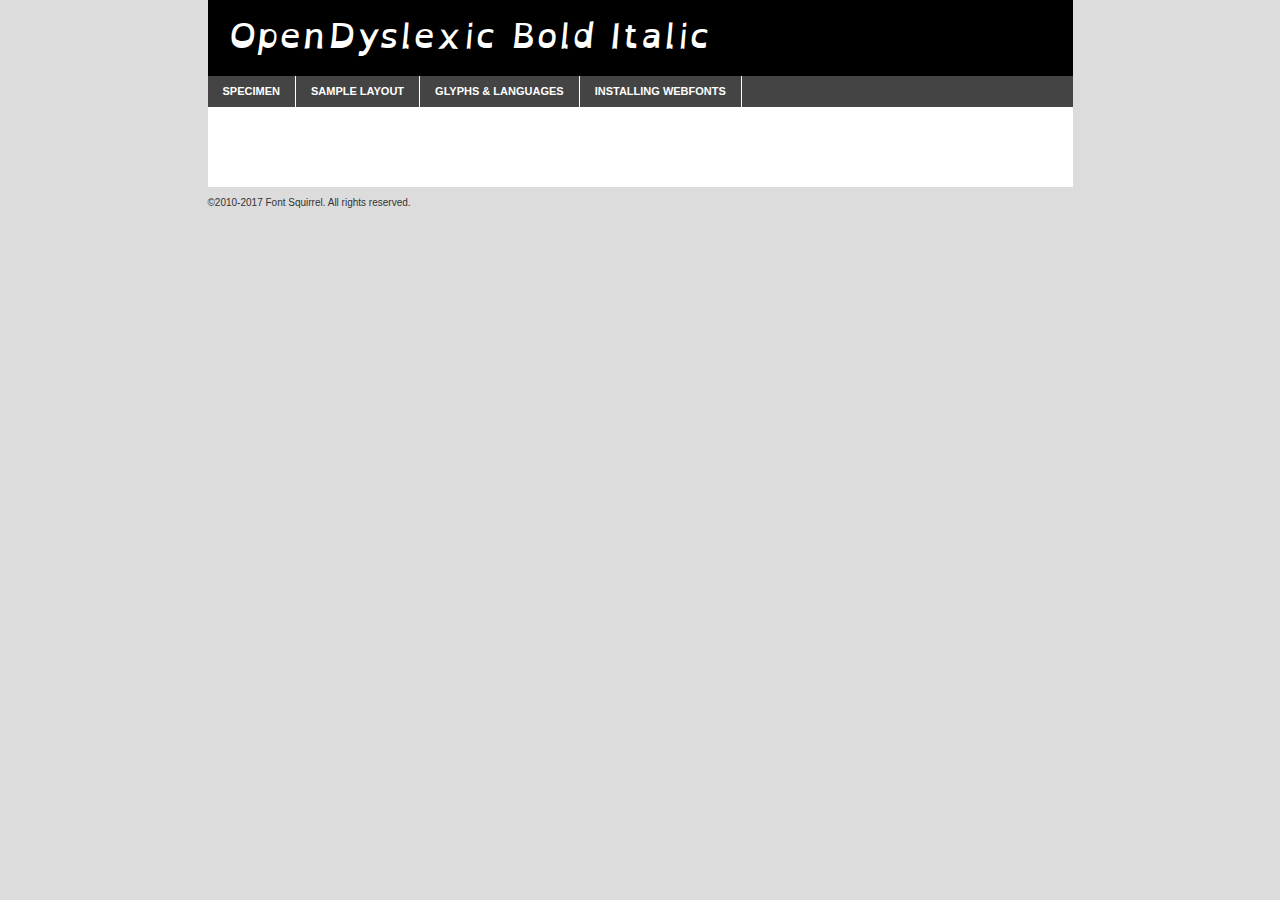
<file: tipo/opendyslexic-bolditalic-demo.html>
<!DOCTYPE html PUBLIC "-//W3C//DTD XHTML 1.0 Transitional//EN"
	"http://www.w3.org/TR/xhtml1/DTD/xhtml1-transitional.dtd">

<html xmlns="http://www.w3.org/1999/xhtml" xml:lang="en" lang="en">
<head>
	<meta http-equiv="Content-Type" content="text/html; charset=utf-8" />
	<script src="http://ajax.googleapis.com/ajax/libs/jquery/1.7.2/jquery.min.js" type="text/javascript" charset="utf-8"></script>
	<script type="text/javascript">
	(function($){$.fn.easyTabs=function(option){var param=jQuery.extend({fadeSpeed:"fast",defaultContent:1,activeClass:'active'},option);$(this).each(function(){var thisId="#"+this.id;if(param.defaultContent==''){param.defaultContent=1;}
	if(typeof param.defaultContent=="number")
	{var defaultTab=$(thisId+" .tabs li:eq("+(param.defaultContent-1)+") a").attr('href').substr(1);}else{var defaultTab=param.defaultContent;}
	$(thisId+" .tabs li a").each(function(){var tabToHide=$(this).attr('href').substr(1);$("#"+tabToHide).addClass('easytabs-tab-content');});hideAll();changeContent(defaultTab);function hideAll(){$(thisId+" .easytabs-tab-content").hide();}
	function changeContent(tabId){hideAll();$(thisId+" .tabs li").removeClass(param.activeClass);$(thisId+" .tabs li a[href=#"+tabId+"]").closest('li').addClass(param.activeClass);if(param.fadeSpeed!="none")
	{$(thisId+" #"+tabId).fadeIn(param.fadeSpeed);}else{$(thisId+" #"+tabId).show();}}
	$(thisId+" .tabs li").click(function(){var tabId=$(this).find('a').attr('href').substr(1);changeContent(tabId);return false;});});}})(jQuery);
	</script>
	<link rel="stylesheet" href="specimen_files/specimen_stylesheet.css" type="text/css" charset="utf-8" />
	<link rel="stylesheet" href="stylesheet.css" type="text/css" charset="utf-8" />

	<style type="text/css">
					body{
				font-family: 'opendyslexicbold_italic';
							}
		</style>

	<title>OpenDyslexic Bold Italic Specimen</title>
	
	
	<script type="text/javascript" charset="utf-8">
		$(document).ready(function() {
			$('#container').easyTabs({defaultContent:1});
		});
	</script>
</head>

<body>
<div id="container">
	<div id="header">
		OpenDyslexic Bold Italic	</div>
	<ul class="tabs">
		<li><a href="#specimen">Specimen</a></li>
		<li><a href="#layout">Sample Layout</a></li>
				<li><a href="#glyphs">Glyphs &amp; Languages</a></li>
		<li><a href="#installing">Installing Webfonts</a></li>
		
	</ul>
	
	<div id="main_content">

		
			<div id="specimen">
		
				<div class="section">
					<div class="grid12 firstcol">
						<div class="huge">AaBb</div>
					</div>
				</div>
		
				<div class="section">
					<div class="glyph_range">A&#x200B;B&#x200b;C&#x200b;D&#x200b;E&#x200b;F&#x200b;G&#x200b;H&#x200b;I&#x200b;J&#x200b;K&#x200b;L&#x200b;M&#x200b;N&#x200b;O&#x200b;P&#x200b;Q&#x200b;R&#x200b;S&#x200b;T&#x200b;U&#x200b;V&#x200b;W&#x200b;X&#x200b;Y&#x200b;Z&#x200b;a&#x200b;b&#x200b;c&#x200b;d&#x200b;e&#x200b;f&#x200b;g&#x200b;h&#x200b;i&#x200b;j&#x200b;k&#x200b;l&#x200b;m&#x200b;n&#x200b;o&#x200b;p&#x200b;q&#x200b;r&#x200b;s&#x200b;t&#x200b;u&#x200b;v&#x200b;w&#x200b;x&#x200b;y&#x200b;z&#x200b;1&#x200b;2&#x200b;3&#x200b;4&#x200b;5&#x200b;6&#x200b;7&#x200b;8&#x200b;9&#x200b;0&#x200b;&amp;&#x200b;.&#x200b;,&#x200b;?&#x200b;!&#x200b;&#64;&#x200b;(&#x200b;)&#x200b;#&#x200b;$&#x200b;%&#x200b;*&#x200b;+&#x200b;-&#x200b;=&#x200b;:&#x200b;;</div>
				</div>
				<div class="section">
					<div class="grid12 firstcol">
						<table class="sample_table">
							<tr><td>10</td><td class="size10">abcdefghijklmnopqrstuvwxyzABCDEFGHIJKLMNOPQRSTUVWXYZ0123456789abcdefghijklmnopqrstuvwxyzABCDEFGHIJKLMNOPQRSTUVWXYZ0123456789abcdefghijklmnopqrstuvwxyzABCDEFGHIJKLMNOPQRSTUVWXYZ</td></tr>
							<tr><td>11</td><td class="size11">abcdefghijklmnopqrstuvwxyzABCDEFGHIJKLMNOPQRSTUVWXYZ0123456789abcdefghijklmnopqrstuvwxyzABCDEFGHIJKLMNOPQRSTUVWXYZ0123456789abcdefghijklmnopqrstuvwxyzABCDEFGHIJKLMNOPQRSTUVWXYZ</td></tr>
							<tr><td>12</td><td class="size12">abcdefghijklmnopqrstuvwxyzABCDEFGHIJKLMNOPQRSTUVWXYZ0123456789abcdefghijklmnopqrstuvwxyzABCDEFGHIJKLMNOPQRSTUVWXYZ0123456789abcdefghijklmnopqrstuvwxyzABCDEFGHIJKLMNOPQRSTUVWXYZ</td></tr>
							<tr><td>13</td><td class="size13">abcdefghijklmnopqrstuvwxyzABCDEFGHIJKLMNOPQRSTUVWXYZ0123456789abcdefghijklmnopqrstuvwxyzABCDEFGHIJKLMNOPQRSTUVWXYZ0123456789abcdefghijklmnopqrstuvwxyzABCDEFGHIJKLMNOPQRSTUVWXYZ</td></tr>
							<tr><td>14</td><td class="size14">abcdefghijklmnopqrstuvwxyzABCDEFGHIJKLMNOPQRSTUVWXYZ0123456789abcdefghijklmnopqrstuvwxyzABCDEFGHIJKLMNOPQRSTUVWXYZ0123456789abcdefghijklmnopqrstuvwxyzABCDEFGHIJKLMNOPQRSTUVWXYZ</td></tr>
							<tr><td>16</td><td class="size16">abcdefghijklmnopqrstuvwxyzABCDEFGHIJKLMNOPQRSTUVWXYZ0123456789abcdefghijklmnopqrstuvwxyzABCDEFGHIJKLMNOPQRSTUVWXYZ</td></tr>
							<tr><td>18</td><td class="size18">abcdefghijklmnopqrstuvwxyzABCDEFGHIJKLMNOPQRSTUVWXYZ0123456789abcdefghijklmnopqrstuvwxyzABCDEFGHIJKLMNOPQRSTUVWXYZ</td></tr>
							<tr><td>20</td><td class="size20">abcdefghijklmnopqrstuvwxyzABCDEFGHIJKLMNOPQRSTUVWXYZ0123456789abcdefghijklmnopqrstuvwxyzABCDEFGHIJKLMNOPQRSTUVWXYZ</td></tr>
							<tr><td>24</td><td class="size24">abcdefghijklmnopqrstuvwxyzABCDEFGHIJKLMNOPQRSTUVWXYZ0123456789abcdefghijklmnopqrstuvwxyzABCDEFGHIJKLMNOPQRSTUVWXYZ</td></tr>
							<tr><td>30</td><td class="size30">abcdefghijklmnopqrstuvwxyzABCDEFGHIJKLMNOPQRSTUVWXYZ0123456789abcdefghijklmnopqrstuvwxyzABCDEFGHIJKLMNOPQRSTUVWXYZ</td></tr>
							<tr><td>36</td><td class="size36">abcdefghijklmnopqrstuvwxyzABCDEFGHIJKLMNOPQRSTUVWXYZ0123456789abcdefghijklmnopqrstuvwxyzABCDEFGHIJKLMNOPQRSTUVWXYZ</td></tr>
							<tr><td>48</td><td class="size48">abcdefghijklmnopqrstuvwxyzABCDEFGHIJKLMNOPQRSTUVWXYZ0123456789abcdefghijklmnopqrstuvwxyzABCDEFGHIJKLMNOPQRSTUVWXYZ</td></tr>
							<tr><td>60</td><td class="size60">abcdefghijklmnopqrstuvwxyzABCDEFGHIJKLMNOPQRSTUVWXYZ0123456789abcdefghijklmnopqrstuvwxyzABCDEFGHIJKLMNOPQRSTUVWXYZ</td></tr>
							<tr><td>72</td><td class="size72">abcdefghijklmnopqrstuvwxyzABCDEFGHIJKLMNOPQRSTUVWXYZ0123456789abcdefghijklmnopqrstuvwxyzABCDEFGHIJKLMNOPQRSTUVWXYZ</td></tr>
							<tr><td>90</td><td class="size90">abcdefghijklmnopqrstuvwxyzABCDEFGHIJKLMNOPQRSTUVWXYZ0123456789abcdefghijklmnopqrstuvwxyzABCDEFGHIJKLMNOPQRSTUVWXYZ</td></tr>
						</table>
				
					</div>
			
				</div>
		
		
		
								<div class="section" id="bodycomparison">


										<div id="xheight">
				<div class="fontbody">&#x25FC;&#x25FC;&#x25FC;&#x25FC;&#x25FC;&#x25FC;&#x25FC;&#x25FC;&#x25FC;&#x25FC;&#x25FC;&#x25FC;&#x25FC;&#x25FC;&#x25FC;&#x25FC;&#x25FC;&#x25FC;&#x25FC;&#x25FC;&#x25FC;&#x25FC;&#x25FC;&#x25FC;&#x25FC;&#x25FC;&#x25FC;&#x25FC;&#x25FC;&#x25FC;&#x25FC;&#x25FC;&#x25FC;&#x25FC;&#x25FC;&#x25FC;&#x25FC;&#x25FC;&#x25FC;&#x25FC;&#x25FC;&#x25FC;&#x25FC;&#x25FC;&#x25FC;&#x25FC;&#x25FC;&#x25FC;&#x25FC;&#x25FC;&#x25FC;&#x25FC;&#x25FC;&#x25FC;&#x25FC;&#x25FC;&#x25FC;&#x25FC;&#x25FC;&#x25FC;&#x25FC;&#x25FC;&#x25FC;&#x25FC;&#x25FC;&#x25FC;&#x25FC;&#x25FC;&#x25FC;&#x25FC;&#x25FC;&#x25FC;&#x25FC;&#x25FC;&#x25FC;&#x25FC;&#x25FC;&#x25FC;&#x25FC;&#x25FC;&#x25FC;&#x25FC;&#x25FC;&#x25FC;&#x25FC;&#x25FC;&#x25FC;&#x25FC;&#x25FC;&#x25FC;&#x25FC;&#x25FC;&#x25FC;&#x25FC;&#x25FC;&#x25FC;&#x25FC;&#x25FC;&#x25FC;body</div><div class="arialbody">body</div><div class="verdanabody">body</div><div class="georgiabody">body</div></div>
										<div class="fontbody" style="z-index:1">
											body<span>OpenDyslexic Bold Italic</span>
										</div>
										<div class="arialbody" style="z-index:1">
											body<span>Arial</span>
										</div>
										<div class="verdanabody" style="z-index:1">
											body<span>Verdana</span>
										</div>
										<div class="georgiabody" style="z-index:1">
											body<span>Georgia</span>
										</div>



								</div>
		
		
				<div class="section psample psample_row1" id="">
					
					<div class="grid2 firstcol">
						<p class="size10"><span>10.</span>Aenean lacinia bibendum nulla sed consectetur. Fusce dapibus, tellus ac cursus commodo, tortor mauris condimentum nibh, ut fermentum massa justo sit amet risus. Nullam id dolor id nibh ultricies vehicula ut id elit. Cum sociis natoque penatibus et magnis dis parturient montes, nascetur ridiculus mus. Nulla vitae elit libero, a pharetra augue.</p>
			
					</div>
					<div class="grid3">
						<p class="size11"><span>11.</span>Aenean lacinia bibendum nulla sed consectetur. Fusce dapibus, tellus ac cursus commodo, tortor mauris condimentum nibh, ut fermentum massa justo sit amet risus. Nullam id dolor id nibh ultricies vehicula ut id elit. Cum sociis natoque penatibus et magnis dis parturient montes, nascetur ridiculus mus. Nulla vitae elit libero, a pharetra augue.</p>
			
					</div>
					<div class="grid3">
						<p class="size12"><span>12.</span>Aenean lacinia bibendum nulla sed consectetur. Fusce dapibus, tellus ac cursus commodo, tortor mauris condimentum nibh, ut fermentum massa justo sit amet risus. Nullam id dolor id nibh ultricies vehicula ut id elit. Cum sociis natoque penatibus et magnis dis parturient montes, nascetur ridiculus mus. Nulla vitae elit libero, a pharetra augue.</p>
			
					</div>
					<div class="grid4">
						<p class="size13"><span>13.</span>Aenean lacinia bibendum nulla sed consectetur. Fusce dapibus, tellus ac cursus commodo, tortor mauris condimentum nibh, ut fermentum massa justo sit amet risus. Nullam id dolor id nibh ultricies vehicula ut id elit. Cum sociis natoque penatibus et magnis dis parturient montes, nascetur ridiculus mus. Nulla vitae elit libero, a pharetra augue.</p>
			
					</div>
					<div class="white_blend"></div>
					
				</div>
				<div class="section psample psample_row2" id="">
					<div class="grid3 firstcol">
						<p class="size14"><span>14.</span>Aenean lacinia bibendum nulla sed consectetur. Fusce dapibus, tellus ac cursus commodo, tortor mauris condimentum nibh, ut fermentum massa justo sit amet risus. Nullam id dolor id nibh ultricies vehicula ut id elit. Cum sociis natoque penatibus et magnis dis parturient montes, nascetur ridiculus mus. Nulla vitae elit libero, a pharetra augue.</p>
			
					</div>
					<div class="grid4">
						<p class="size16"><span>16.</span>Aenean lacinia bibendum nulla sed consectetur. Fusce dapibus, tellus ac cursus commodo, tortor mauris condimentum nibh, ut fermentum massa justo sit amet risus. Nullam id dolor id nibh ultricies vehicula ut id elit. Cum sociis natoque penatibus et magnis dis parturient montes, nascetur ridiculus mus. Nulla vitae elit libero, a pharetra augue.</p>
			
					</div>
					<div class="grid5">
						<p class="size18"><span>18.</span>Aenean lacinia bibendum nulla sed consectetur. Fusce dapibus, tellus ac cursus commodo, tortor mauris condimentum nibh, ut fermentum massa justo sit amet risus. Nullam id dolor id nibh ultricies vehicula ut id elit. Cum sociis natoque penatibus et magnis dis parturient montes, nascetur ridiculus mus. Nulla vitae elit libero, a pharetra augue.</p>
			
					</div>

					<div class="white_blend"></div>

				</div>
				
				<div class="section psample psample_row3" id="">
					<div class="grid5 firstcol">
						<p class="size20"><span>20.</span>Aenean lacinia bibendum nulla sed consectetur. Fusce dapibus, tellus ac cursus commodo, tortor mauris condimentum nibh, ut fermentum massa justo sit amet risus. Nullam id dolor id nibh ultricies vehicula ut id elit. Cum sociis natoque penatibus et magnis dis parturient montes, nascetur ridiculus mus. Nulla vitae elit libero, a pharetra augue.</p>
					</div>
					<div class="grid7">
						<p class="size24"><span>24.</span>Aenean lacinia bibendum nulla sed consectetur. Fusce dapibus, tellus ac cursus commodo, tortor mauris condimentum nibh, ut fermentum massa justo sit amet risus. Nullam id dolor id nibh ultricies vehicula ut id elit. Cum sociis natoque penatibus et magnis dis parturient montes, nascetur ridiculus mus. Nulla vitae elit libero, a pharetra augue.</p>
					</div>
					
					<div class="white_blend"></div>
					
				</div>
				
				<div class="section psample psample_row4" id="">
					<div class="grid12 firstcol">
						<p class="size30"><span>30.</span>Aenean lacinia bibendum nulla sed consectetur. Fusce dapibus, tellus ac cursus commodo, tortor mauris condimentum nibh, ut fermentum massa justo sit amet risus. Nullam id dolor id nibh ultricies vehicula ut id elit. Cum sociis natoque penatibus et magnis dis parturient montes, nascetur ridiculus mus. Nulla vitae elit libero, a pharetra augue.</p>
					</div>
					<div class="white_blend"></div>
					
				</div>
				
				
				
				<div class="section psample psample_row1 fullreverse">
					<div class="grid2 firstcol">
						<p class="size10"><span>10.</span>Aenean lacinia bibendum nulla sed consectetur. Fusce dapibus, tellus ac cursus commodo, tortor mauris condimentum nibh, ut fermentum massa justo sit amet risus. Nullam id dolor id nibh ultricies vehicula ut id elit. Cum sociis natoque penatibus et magnis dis parturient montes, nascetur ridiculus mus. Nulla vitae elit libero, a pharetra augue.</p>
			
					</div>
					<div class="grid3">
						<p class="size11"><span>11.</span>Aenean lacinia bibendum nulla sed consectetur. Fusce dapibus, tellus ac cursus commodo, tortor mauris condimentum nibh, ut fermentum massa justo sit amet risus. Nullam id dolor id nibh ultricies vehicula ut id elit. Cum sociis natoque penatibus et magnis dis parturient montes, nascetur ridiculus mus. Nulla vitae elit libero, a pharetra augue.</p>
			
					</div>
					<div class="grid3">
						<p class="size12"><span>12.</span>Aenean lacinia bibendum nulla sed consectetur. Fusce dapibus, tellus ac cursus commodo, tortor mauris condimentum nibh, ut fermentum massa justo sit amet risus. Nullam id dolor id nibh ultricies vehicula ut id elit. Cum sociis natoque penatibus et magnis dis parturient montes, nascetur ridiculus mus. Nulla vitae elit libero, a pharetra augue.</p>
			
					</div>
					<div class="grid4">
						<p class="size13"><span>13.</span>Aenean lacinia bibendum nulla sed consectetur. Fusce dapibus, tellus ac cursus commodo, tortor mauris condimentum nibh, ut fermentum massa justo sit amet risus. Nullam id dolor id nibh ultricies vehicula ut id elit. Cum sociis natoque penatibus et magnis dis parturient montes, nascetur ridiculus mus. Nulla vitae elit libero, a pharetra augue.</p>
			
					</div>
					<div class="black_blend"></div>
					
				</div>
				
				<div class="section psample psample_row2 fullreverse">
					<div class="grid3 firstcol">
						<p class="size14"><span>14.</span>Aenean lacinia bibendum nulla sed consectetur. Fusce dapibus, tellus ac cursus commodo, tortor mauris condimentum nibh, ut fermentum massa justo sit amet risus. Nullam id dolor id nibh ultricies vehicula ut id elit. Cum sociis natoque penatibus et magnis dis parturient montes, nascetur ridiculus mus. Nulla vitae elit libero, a pharetra augue.</p>
			
					</div>
					<div class="grid4">
						<p class="size16"><span>16.</span>Aenean lacinia bibendum nulla sed consectetur. Fusce dapibus, tellus ac cursus commodo, tortor mauris condimentum nibh, ut fermentum massa justo sit amet risus. Nullam id dolor id nibh ultricies vehicula ut id elit. Cum sociis natoque penatibus et magnis dis parturient montes, nascetur ridiculus mus. Nulla vitae elit libero, a pharetra augue.</p>
			
					</div>
					<div class="grid5">
						<p class="size18"><span>18.</span>Aenean lacinia bibendum nulla sed consectetur. Fusce dapibus, tellus ac cursus commodo, tortor mauris condimentum nibh, ut fermentum massa justo sit amet risus. Nullam id dolor id nibh ultricies vehicula ut id elit. Cum sociis natoque penatibus et magnis dis parturient montes, nascetur ridiculus mus. Nulla vitae elit libero, a pharetra augue.</p>
			
					</div>
					<div class="black_blend"></div>

				</div>
				
				<div class="section psample fullreverse psample_row3" id="">
					<div class="grid5 firstcol">
						<p class="size20"><span>20.</span>Aenean lacinia bibendum nulla sed consectetur. Fusce dapibus, tellus ac cursus commodo, tortor mauris condimentum nibh, ut fermentum massa justo sit amet risus. Nullam id dolor id nibh ultricies vehicula ut id elit. Cum sociis natoque penatibus et magnis dis parturient montes, nascetur ridiculus mus. Nulla vitae elit libero, a pharetra augue.</p>
					</div>
					<div class="grid7">
						<p class="size24"><span>24.</span>Aenean lacinia bibendum nulla sed consectetur. Fusce dapibus, tellus ac cursus commodo, tortor mauris condimentum nibh, ut fermentum massa justo sit amet risus. Nullam id dolor id nibh ultricies vehicula ut id elit. Cum sociis natoque penatibus et magnis dis parturient montes, nascetur ridiculus mus. Nulla vitae elit libero, a pharetra augue.</p>
					</div>
					
					<div class="black_blend"></div>
					
				</div>
				
				<div class="section psample fullreverse psample_row4" id="" style="border-bottom: 20px #000 solid;">
					<div class="grid12 firstcol">
						<p class="size30"><span>30.</span>Aenean lacinia bibendum nulla sed consectetur. Fusce dapibus, tellus ac cursus commodo, tortor mauris condimentum nibh, ut fermentum massa justo sit amet risus. Nullam id dolor id nibh ultricies vehicula ut id elit. Cum sociis natoque penatibus et magnis dis parturient montes, nascetur ridiculus mus. Nulla vitae elit libero, a pharetra augue.</p>
					</div>
					<div class="black_blend"></div>
					
				</div>
				
				
				
				
			</div>
			
			<div id="layout">
				
				<div class="section">
					
					<div class="grid12 firstcol">
						<h1>Lorem Ipsum Dolor</h1>
						<h2>Etiam porta sem malesuada magna mollis euismod</h2>
						
						<p class="byline">By <a href="#link">Aenean Lacinia</a></p>
					</div>
				</div>
				<div class="section">
					<div class="grid8 firstcol">
						<p class="large">Donec sed odio dui. Morbi leo risus, porta ac consectetur ac, vestibulum at eros. Fusce dapibus, tellus ac cursus commodo, tortor mauris condimentum nibh, ut fermentum massa justo sit amet risus. </p>

						
						<h3>Pellentesque ornare sem</h3>

						<p>Maecenas sed diam eget risus varius blandit sit amet non magna. Maecenas faucibus mollis interdum. Donec ullamcorper nulla non metus auctor fringilla. Nullam id dolor id nibh ultricies vehicula ut id elit. Nullam id dolor id nibh ultricies vehicula ut id elit. </p>

						<p>Aenean eu leo quam. Pellentesque ornare sem lacinia quam venenatis vestibulum. Lorem ipsum dolor sit amet, consectetur adipiscing elit. Cum sociis natoque penatibus et magnis dis parturient montes, nascetur ridiculus mus. </p>

						<p>Nulla vitae elit libero, a pharetra augue. Praesent commodo cursus magna, vel scelerisque nisl consectetur et. Aenean lacinia bibendum nulla sed consectetur. </p>

						<p>Nullam quis risus eget urna mollis ornare vel eu leo. Nullam quis risus eget urna mollis ornare vel eu leo. Maecenas sed diam eget risus varius blandit sit amet non magna. Donec ullamcorper nulla non metus auctor fringilla. </p>

						<h3>Cras mattis consectetur</h3>

						<p>Aenean eu leo quam. Pellentesque ornare sem lacinia quam venenatis vestibulum. Aenean lacinia bibendum nulla sed consectetur. Integer posuere erat a ante venenatis dapibus posuere velit aliquet. Cras mattis consectetur purus sit amet fermentum. </p>

						<p>Nullam id dolor id nibh ultricies vehicula ut id elit. Nullam quis risus eget urna mollis ornare vel eu leo. Cras mattis consectetur purus sit amet fermentum.</p>
					</div>
					
					<div class="grid4 sidebar">
						
						<div class="box reverse">
							<p class="last">Nullam quis risus eget urna mollis ornare vel eu leo. Donec ullamcorper nulla non metus auctor fringilla. Cras mattis consectetur purus sit amet fermentum. Sed posuere consectetur est at lobortis. Lorem ipsum dolor sit amet, consectetur adipiscing elit. </p>
						</div>
						
						<p class="caption">Maecenas sed diam eget risus varius.</p>

						<p>Vestibulum id ligula porta felis euismod semper. Integer posuere erat a ante venenatis dapibus posuere velit aliquet. Vestibulum id ligula porta felis euismod semper. Sed posuere consectetur est at lobortis. Maecenas sed diam eget risus varius blandit sit amet non magna. Fusce dapibus, tellus ac cursus commodo, tortor mauris condimentum nibh, ut fermentum massa justo sit amet risus. </p>

					

						<p>Duis mollis, est non commodo luctus, nisi erat porttitor ligula, eget lacinia odio sem nec elit. Aenean lacinia bibendum nulla sed consectetur. Vivamus sagittis lacus vel augue laoreet rutrum faucibus dolor auctor. Aenean lacinia bibendum nulla sed consectetur. Nullam quis risus eget urna mollis ornare vel eu leo. </p>

						<p>Praesent commodo cursus magna, vel scelerisque nisl consectetur et. Donec ullamcorper nulla non metus auctor fringilla. Maecenas faucibus mollis interdum. Fusce dapibus, tellus ac cursus commodo, tortor mauris condimentum nibh, ut fermentum massa justo sit amet risus. </p>

					</div>
				</div>
				
			</div>


			



		<div id="glyphs">
			<div class="section">
				<div class="grid12 firstcol">
			
				<h1>Language Support</h1>
				<p>The subset of OpenDyslexic Bold Italic in this kit supports the following languages:<br />
			
					Albanian, Basque, Breton, Chamorro, Danish, Dutch, English, Faroese, Finnish, French, Frisian, Galician, German, Icelandic, Italian, Malagasy, Norwegian, Portuguese, Spanish, Swedish, Alsatian, Aragonese, Arapaho, Arrernte, Asturian, Aymara, Bislama, Cebuano, Corsican, Fijian, French_creole, Genoese, Gilbertese, Greenlandic, Haitian_creole, Hiligaynon, Hmong, Hopi, Ibanag, Iloko_ilokano, Indonesian, Interglossa_glosa, Interlingua, Irish_gaelic, Jerriais, Lojban, Lombard, Luxembourgeois, Manx, Mohawk, Norfolk_pitcairnese, Occitan, Oromo, Pangasinan, Papiamento, Piedmontese, Potawatomi, Rhaeto-romance, Romansh, Rotokas, Sami_lule, Samoan, Sardinian, Scots_gaelic, Seychelles_creole, Shona, Sicilian, Somali, Southern_ndebele, Swahili, Swati_swazi, Tagalog_filipino_pilipino, Tetum, Tok_pisin, Uyghur_latinized, Volapuk, Walloon, Warlpiri, Xhosa, Yapese, Zulu, Latinbasic, Ubasic, Demo				</p>
				<h1>Glyph Chart</h1>
				<p>The subset of OpenDyslexic Bold Italic in this kit includes all the glyphs listed below. Unicode entities are included above each glyph to help you insert individual characters into your layout.</p>
				<div id="glyph_chart">
			
																														 <div><p>&amp;#32;</p>&#32;</div>
																				 <div><p>&amp;#33;</p>&#33;</div>
																				 <div><p>&amp;#34;</p>&#34;</div>
																				 <div><p>&amp;#35;</p>&#35;</div>
																				 <div><p>&amp;#36;</p>&#36;</div>
																				 <div><p>&amp;#37;</p>&#37;</div>
																				 <div><p>&amp;#38;</p>&#38;</div>
																				 <div><p>&amp;#39;</p>&#39;</div>
																				 <div><p>&amp;#40;</p>&#40;</div>
																				 <div><p>&amp;#41;</p>&#41;</div>
																				 <div><p>&amp;#42;</p>&#42;</div>
																				 <div><p>&amp;#43;</p>&#43;</div>
																				 <div><p>&amp;#44;</p>&#44;</div>
																				 <div><p>&amp;#45;</p>&#45;</div>
																				 <div><p>&amp;#46;</p>&#46;</div>
																				 <div><p>&amp;#47;</p>&#47;</div>
																				 <div><p>&amp;#48;</p>&#48;</div>
																				 <div><p>&amp;#49;</p>&#49;</div>
																				 <div><p>&amp;#50;</p>&#50;</div>
																				 <div><p>&amp;#51;</p>&#51;</div>
																				 <div><p>&amp;#52;</p>&#52;</div>
																				 <div><p>&amp;#53;</p>&#53;</div>
																				 <div><p>&amp;#54;</p>&#54;</div>
																				 <div><p>&amp;#55;</p>&#55;</div>
																				 <div><p>&amp;#56;</p>&#56;</div>
																				 <div><p>&amp;#57;</p>&#57;</div>
																				 <div><p>&amp;#58;</p>&#58;</div>
																				 <div><p>&amp;#59;</p>&#59;</div>
																				 <div><p>&amp;#60;</p>&#60;</div>
																				 <div><p>&amp;#61;</p>&#61;</div>
																				 <div><p>&amp;#62;</p>&#62;</div>
																				 <div><p>&amp;#63;</p>&#63;</div>
																				 <div><p>&amp;#64;</p>&#64;</div>
																				 <div><p>&amp;#65;</p>&#65;</div>
																				 <div><p>&amp;#66;</p>&#66;</div>
																				 <div><p>&amp;#67;</p>&#67;</div>
																				 <div><p>&amp;#68;</p>&#68;</div>
																				 <div><p>&amp;#69;</p>&#69;</div>
																				 <div><p>&amp;#70;</p>&#70;</div>
																				 <div><p>&amp;#71;</p>&#71;</div>
																				 <div><p>&amp;#72;</p>&#72;</div>
																				 <div><p>&amp;#73;</p>&#73;</div>
																				 <div><p>&amp;#74;</p>&#74;</div>
																				 <div><p>&amp;#75;</p>&#75;</div>
																				 <div><p>&amp;#76;</p>&#76;</div>
																				 <div><p>&amp;#77;</p>&#77;</div>
																				 <div><p>&amp;#78;</p>&#78;</div>
																				 <div><p>&amp;#79;</p>&#79;</div>
																				 <div><p>&amp;#80;</p>&#80;</div>
																				 <div><p>&amp;#81;</p>&#81;</div>
																				 <div><p>&amp;#82;</p>&#82;</div>
																				 <div><p>&amp;#83;</p>&#83;</div>
																				 <div><p>&amp;#84;</p>&#84;</div>
																				 <div><p>&amp;#85;</p>&#85;</div>
																				 <div><p>&amp;#86;</p>&#86;</div>
																				 <div><p>&amp;#87;</p>&#87;</div>
																				 <div><p>&amp;#88;</p>&#88;</div>
																				 <div><p>&amp;#89;</p>&#89;</div>
																				 <div><p>&amp;#90;</p>&#90;</div>
																				 <div><p>&amp;#91;</p>&#91;</div>
																				 <div><p>&amp;#92;</p>&#92;</div>
																				 <div><p>&amp;#93;</p>&#93;</div>
																				 <div><p>&amp;#94;</p>&#94;</div>
																				 <div><p>&amp;#95;</p>&#95;</div>
																				 <div><p>&amp;#96;</p>&#96;</div>
																				 <div><p>&amp;#97;</p>&#97;</div>
																				 <div><p>&amp;#98;</p>&#98;</div>
																				 <div><p>&amp;#99;</p>&#99;</div>
																				 <div><p>&amp;#100;</p>&#100;</div>
																				 <div><p>&amp;#101;</p>&#101;</div>
																				 <div><p>&amp;#102;</p>&#102;</div>
																				 <div><p>&amp;#103;</p>&#103;</div>
																				 <div><p>&amp;#104;</p>&#104;</div>
																				 <div><p>&amp;#105;</p>&#105;</div>
																				 <div><p>&amp;#106;</p>&#106;</div>
																				 <div><p>&amp;#107;</p>&#107;</div>
																				 <div><p>&amp;#108;</p>&#108;</div>
																				 <div><p>&amp;#109;</p>&#109;</div>
																				 <div><p>&amp;#110;</p>&#110;</div>
																				 <div><p>&amp;#111;</p>&#111;</div>
																				 <div><p>&amp;#112;</p>&#112;</div>
																				 <div><p>&amp;#113;</p>&#113;</div>
																				 <div><p>&amp;#114;</p>&#114;</div>
																				 <div><p>&amp;#115;</p>&#115;</div>
																				 <div><p>&amp;#116;</p>&#116;</div>
																				 <div><p>&amp;#117;</p>&#117;</div>
																				 <div><p>&amp;#118;</p>&#118;</div>
																				 <div><p>&amp;#119;</p>&#119;</div>
																				 <div><p>&amp;#120;</p>&#120;</div>
																				 <div><p>&amp;#121;</p>&#121;</div>
																				 <div><p>&amp;#122;</p>&#122;</div>
																				 <div><p>&amp;#123;</p>&#123;</div>
																				 <div><p>&amp;#124;</p>&#124;</div>
																				 <div><p>&amp;#125;</p>&#125;</div>
																				 <div><p>&amp;#126;</p>&#126;</div>
																				 <div><p>&amp;#160;</p>&#160;</div>
																				 <div><p>&amp;#161;</p>&#161;</div>
																				 <div><p>&amp;#162;</p>&#162;</div>
																				 <div><p>&amp;#163;</p>&#163;</div>
																				 <div><p>&amp;#164;</p>&#164;</div>
																				 <div><p>&amp;#165;</p>&#165;</div>
																				 <div><p>&amp;#166;</p>&#166;</div>
																				 <div><p>&amp;#167;</p>&#167;</div>
																				 <div><p>&amp;#168;</p>&#168;</div>
																				 <div><p>&amp;#169;</p>&#169;</div>
																				 <div><p>&amp;#170;</p>&#170;</div>
																				 <div><p>&amp;#171;</p>&#171;</div>
																				 <div><p>&amp;#172;</p>&#172;</div>
																				 <div><p>&amp;#173;</p>&#173;</div>
																				 <div><p>&amp;#174;</p>&#174;</div>
																				 <div><p>&amp;#175;</p>&#175;</div>
																				 <div><p>&amp;#176;</p>&#176;</div>
																				 <div><p>&amp;#177;</p>&#177;</div>
																				 <div><p>&amp;#178;</p>&#178;</div>
																				 <div><p>&amp;#179;</p>&#179;</div>
																				 <div><p>&amp;#180;</p>&#180;</div>
																				 <div><p>&amp;#181;</p>&#181;</div>
																				 <div><p>&amp;#182;</p>&#182;</div>
																				 <div><p>&amp;#183;</p>&#183;</div>
																				 <div><p>&amp;#184;</p>&#184;</div>
																				 <div><p>&amp;#185;</p>&#185;</div>
																				 <div><p>&amp;#186;</p>&#186;</div>
																				 <div><p>&amp;#187;</p>&#187;</div>
																				 <div><p>&amp;#188;</p>&#188;</div>
																				 <div><p>&amp;#189;</p>&#189;</div>
																				 <div><p>&amp;#190;</p>&#190;</div>
																				 <div><p>&amp;#191;</p>&#191;</div>
																				 <div><p>&amp;#192;</p>&#192;</div>
																				 <div><p>&amp;#193;</p>&#193;</div>
																				 <div><p>&amp;#194;</p>&#194;</div>
																				 <div><p>&amp;#195;</p>&#195;</div>
																				 <div><p>&amp;#196;</p>&#196;</div>
																				 <div><p>&amp;#197;</p>&#197;</div>
																				 <div><p>&amp;#198;</p>&#198;</div>
																				 <div><p>&amp;#199;</p>&#199;</div>
																				 <div><p>&amp;#200;</p>&#200;</div>
																				 <div><p>&amp;#201;</p>&#201;</div>
																				 <div><p>&amp;#202;</p>&#202;</div>
																				 <div><p>&amp;#203;</p>&#203;</div>
																				 <div><p>&amp;#204;</p>&#204;</div>
																				 <div><p>&amp;#205;</p>&#205;</div>
																				 <div><p>&amp;#206;</p>&#206;</div>
																				 <div><p>&amp;#207;</p>&#207;</div>
																				 <div><p>&amp;#208;</p>&#208;</div>
																				 <div><p>&amp;#209;</p>&#209;</div>
																				 <div><p>&amp;#210;</p>&#210;</div>
																				 <div><p>&amp;#211;</p>&#211;</div>
																				 <div><p>&amp;#212;</p>&#212;</div>
																				 <div><p>&amp;#213;</p>&#213;</div>
																				 <div><p>&amp;#214;</p>&#214;</div>
																				 <div><p>&amp;#215;</p>&#215;</div>
																				 <div><p>&amp;#216;</p>&#216;</div>
																				 <div><p>&amp;#217;</p>&#217;</div>
																				 <div><p>&amp;#218;</p>&#218;</div>
																				 <div><p>&amp;#219;</p>&#219;</div>
																				 <div><p>&amp;#220;</p>&#220;</div>
																				 <div><p>&amp;#221;</p>&#221;</div>
																				 <div><p>&amp;#222;</p>&#222;</div>
																				 <div><p>&amp;#223;</p>&#223;</div>
																				 <div><p>&amp;#224;</p>&#224;</div>
																				 <div><p>&amp;#225;</p>&#225;</div>
																				 <div><p>&amp;#226;</p>&#226;</div>
																				 <div><p>&amp;#227;</p>&#227;</div>
																				 <div><p>&amp;#228;</p>&#228;</div>
																				 <div><p>&amp;#229;</p>&#229;</div>
																				 <div><p>&amp;#230;</p>&#230;</div>
																				 <div><p>&amp;#231;</p>&#231;</div>
																				 <div><p>&amp;#232;</p>&#232;</div>
																				 <div><p>&amp;#233;</p>&#233;</div>
																				 <div><p>&amp;#234;</p>&#234;</div>
																				 <div><p>&amp;#235;</p>&#235;</div>
																				 <div><p>&amp;#236;</p>&#236;</div>
																				 <div><p>&amp;#237;</p>&#237;</div>
																				 <div><p>&amp;#238;</p>&#238;</div>
																				 <div><p>&amp;#239;</p>&#239;</div>
																				 <div><p>&amp;#240;</p>&#240;</div>
																				 <div><p>&amp;#241;</p>&#241;</div>
																				 <div><p>&amp;#242;</p>&#242;</div>
																				 <div><p>&amp;#243;</p>&#243;</div>
																				 <div><p>&amp;#244;</p>&#244;</div>
																				 <div><p>&amp;#245;</p>&#245;</div>
																				 <div><p>&amp;#246;</p>&#246;</div>
																				 <div><p>&amp;#247;</p>&#247;</div>
																				 <div><p>&amp;#248;</p>&#248;</div>
																				 <div><p>&amp;#249;</p>&#249;</div>
																				 <div><p>&amp;#250;</p>&#250;</div>
																				 <div><p>&amp;#251;</p>&#251;</div>
																				 <div><p>&amp;#252;</p>&#252;</div>
																				 <div><p>&amp;#253;</p>&#253;</div>
																				 <div><p>&amp;#254;</p>&#254;</div>
																				 <div><p>&amp;#255;</p>&#255;</div>
																				 <div><p>&amp;#338;</p>&#338;</div>
																				 <div><p>&amp;#339;</p>&#339;</div>
																				 <div><p>&amp;#376;</p>&#376;</div>
																				 <div><p>&amp;#710;</p>&#710;</div>
																				 <div><p>&amp;#732;</p>&#732;</div>
																				 <div><p>&amp;#8192;</p>&#8192;</div>
																				 <div><p>&amp;#8193;</p>&#8193;</div>
																				 <div><p>&amp;#8194;</p>&#8194;</div>
																				 <div><p>&amp;#8195;</p>&#8195;</div>
																				 <div><p>&amp;#8196;</p>&#8196;</div>
																				 <div><p>&amp;#8197;</p>&#8197;</div>
																				 <div><p>&amp;#8198;</p>&#8198;</div>
																				 <div><p>&amp;#8199;</p>&#8199;</div>
																				 <div><p>&amp;#8200;</p>&#8200;</div>
																				 <div><p>&amp;#8201;</p>&#8201;</div>
																				 <div><p>&amp;#8202;</p>&#8202;</div>
																				 <div><p>&amp;#8208;</p>&#8208;</div>
																				 <div><p>&amp;#8209;</p>&#8209;</div>
																				 <div><p>&amp;#8210;</p>&#8210;</div>
																				 <div><p>&amp;#8211;</p>&#8211;</div>
																				 <div><p>&amp;#8212;</p>&#8212;</div>
																				 <div><p>&amp;#8216;</p>&#8216;</div>
																				 <div><p>&amp;#8217;</p>&#8217;</div>
																				 <div><p>&amp;#8218;</p>&#8218;</div>
																				 <div><p>&amp;#8220;</p>&#8220;</div>
																				 <div><p>&amp;#8221;</p>&#8221;</div>
																				 <div><p>&amp;#8222;</p>&#8222;</div>
																				 <div><p>&amp;#8226;</p>&#8226;</div>
																				 <div><p>&amp;#8230;</p>&#8230;</div>
																				 <div><p>&amp;#8239;</p>&#8239;</div>
																				 <div><p>&amp;#8249;</p>&#8249;</div>
																				 <div><p>&amp;#8250;</p>&#8250;</div>
																				 <div><p>&amp;#8287;</p>&#8287;</div>
																				 <div><p>&amp;#8364;</p>&#8364;</div>
																				 <div><p>&amp;#8482;</p>&#8482;</div>
																				 <div><p>&amp;#9724;</p>&#9724;</div>
																				 <div><p>&amp;#64257;</p>&#64257;</div>
																				 <div><p>&amp;#64258;</p>&#64258;</div>
																																																</div>	
				</div>
		
		
			</div>
		</div>
		
		
		<div id="specs">
			
		</div>
	
		<div id="installing">
			<div class="section">
				<div class="grid7 firstcol">
					<h1>Installing Webfonts</h1>
					
					<p>Webfonts are supported by all major browser platforms but not all in the same way. There are currently four different font formats that must be included in order to target all browsers. This includes TTF, WOFF, EOT and SVG.</p>
					
					<h2>1. Upload your webfonts</h2>
					<p>You must upload your webfont kit to your website. They should be in or near the same directory as your CSS files.</p>
					
					<h2>2. Include the webfont stylesheet</h2>
					<p>A special CSS @font-face declaration helps the various browsers select the appropriate font it needs without causing you a bunch of headaches. Learn more about this syntax by reading the <a href="https://www.fontspring.com/blog/further-hardening-of-the-bulletproof-syntax">Fontspring blog post</a> about it. The code for it is as follows:</p>


<code>
@font-face{ 
	font-family: 'MyWebFont';
	src: url('WebFont.eot');
	src: url('WebFont.eot?#iefix') format('embedded-opentype'),
	     url('WebFont.woff') format('woff'),
	     url('WebFont.ttf') format('truetype'),
	     url('WebFont.svg#webfont') format('svg');
}
</code>

	<p>We've already gone ahead and generated the code for you. All you have to do is link to the stylesheet in your HTML, like this:</p>
	<code>&lt;link rel=&quot;stylesheet&quot; href=&quot;stylesheet.css&quot; type=&quot;text/css&quot; charset=&quot;utf-8&quot; /&gt;</code>

					<h2>3. Modify your own stylesheet</h2>
					<p>To take advantage of your new fonts, you must tell your stylesheet to use them. Look at the original @font-face declaration above and find the property called "font-family." The name linked there will be what you use to reference the font. Prepend that webfont name to the font stack in the "font-family" property, inside the selector you want to change. For example:</p>
<code>p { font-family: 'WebFont', Arial, sans-serif; }</code>

<h2>4. Test</h2>
<p>Getting webfonts to work cross-browser <em>can</em> be tricky. Use the information in the sidebar to help you if you find that fonts aren't loading in a particular browser.</p>
				</div>
				
				<div class="grid5 sidebar">
					<div class="box">
						<h2>Troubleshooting<br />Font-Face Problems</h2>
						<p>Having trouble getting your webfonts to load in your new website? Here are some tips to sort out what might be the problem.</p>

						<h3>Fonts not showing in any browser</h3>

						<p>This sounds like you need to work on the plumbing. You either did not upload the fonts to the correct directory, or you did not link the fonts properly in the CSS. If you've confirmed that all this is correct and you still have a problem, take a look at your .htaccess file and see if requests are getting intercepted.</p>

						<h3>Fonts not loading in iPhone or iPad</h3>

						<p>The most common problem here is that you are serving the fonts from an IIS server. IIS refuses to serve files that have unknown MIME types. If that is the case, you must set the MIME type for SVG to "image/svg+xml" in the server settings. Follow these instructions from Microsoft if you need help.</p>

						<h3>Fonts not loading in Firefox</h3>

						<p>The primary reason for this failure? You are still using a version Firefox older than 3.5. So upgrade already! If that isn't it, then you are very likely serving fonts from a different domain. Firefox requires that all font assets be served from the same domain. Lastly it is possible that you need to add WOFF to your list of MIME types (if you are serving via IIS.)</p>

						<h3>Fonts not loading in IE</h3>

						<p>Are you looking at Internet Explorer on an actual Windows machine or are you cheating by using a service like Adobe BrowserLab? Many of these screenshot services do not render @font-face for IE. Best to test it on a real machine.</p>

						<h3>Fonts not loading in IE9</h3>

						<p>IE9, like Firefox, requires that fonts be served from the same domain as the website. Make sure that is the case.</p>
					</div>
				</div>
			</div>
			
		</div>
	
	</div>
	<div id="footer">
		<p>&copy;2010-2017 Font Squirrel. All rights reserved.</p>
	</div>
</div>
</body>
</html>
</file>
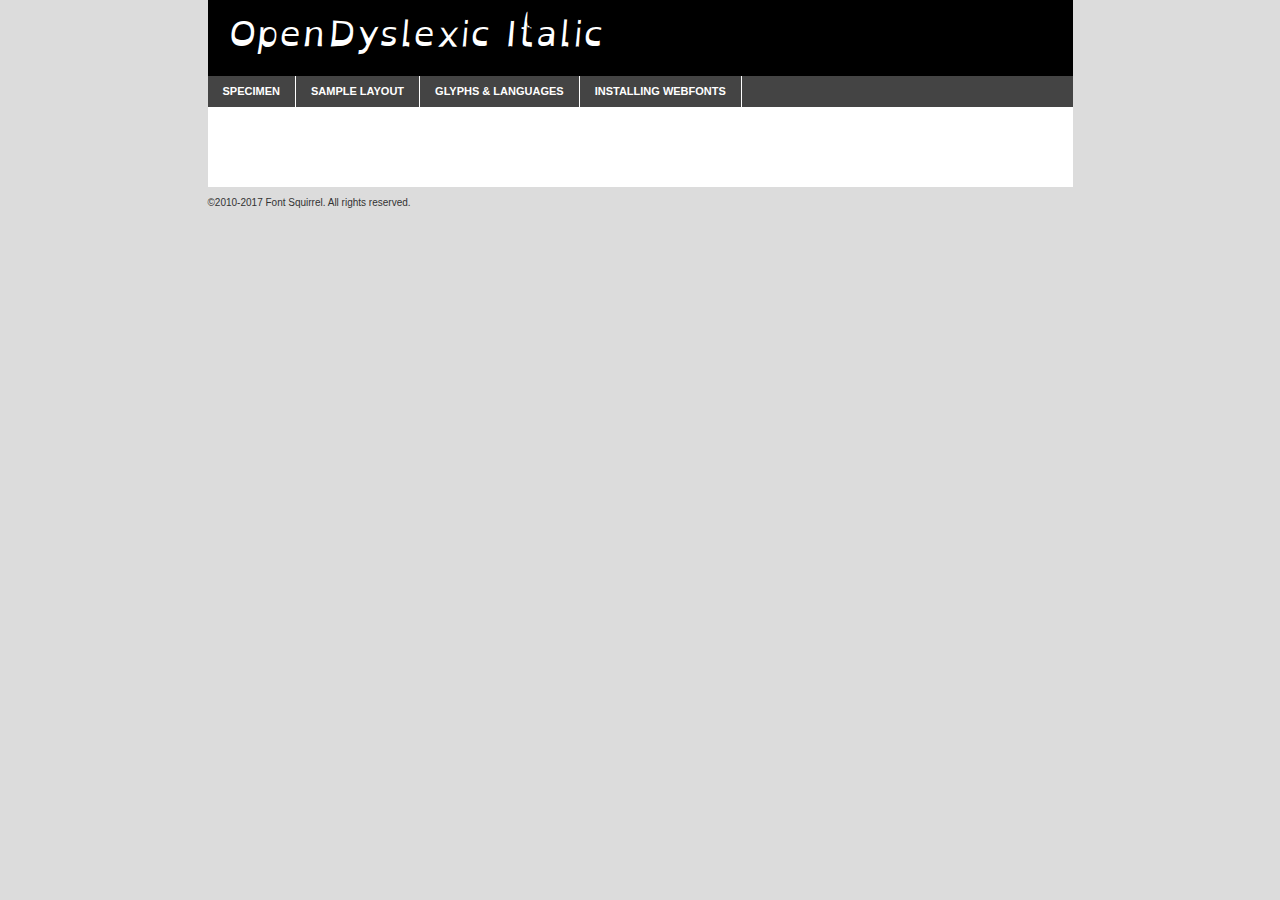
<file: tipo/opendyslexic-italic-demo.html>
<!DOCTYPE html PUBLIC "-//W3C//DTD XHTML 1.0 Transitional//EN"
	"http://www.w3.org/TR/xhtml1/DTD/xhtml1-transitional.dtd">

<html xmlns="http://www.w3.org/1999/xhtml" xml:lang="en" lang="en">
<head>
	<meta http-equiv="Content-Type" content="text/html; charset=utf-8" />
	<script src="http://ajax.googleapis.com/ajax/libs/jquery/1.7.2/jquery.min.js" type="text/javascript" charset="utf-8"></script>
	<script type="text/javascript">
	(function($){$.fn.easyTabs=function(option){var param=jQuery.extend({fadeSpeed:"fast",defaultContent:1,activeClass:'active'},option);$(this).each(function(){var thisId="#"+this.id;if(param.defaultContent==''){param.defaultContent=1;}
	if(typeof param.defaultContent=="number")
	{var defaultTab=$(thisId+" .tabs li:eq("+(param.defaultContent-1)+") a").attr('href').substr(1);}else{var defaultTab=param.defaultContent;}
	$(thisId+" .tabs li a").each(function(){var tabToHide=$(this).attr('href').substr(1);$("#"+tabToHide).addClass('easytabs-tab-content');});hideAll();changeContent(defaultTab);function hideAll(){$(thisId+" .easytabs-tab-content").hide();}
	function changeContent(tabId){hideAll();$(thisId+" .tabs li").removeClass(param.activeClass);$(thisId+" .tabs li a[href=#"+tabId+"]").closest('li').addClass(param.activeClass);if(param.fadeSpeed!="none")
	{$(thisId+" #"+tabId).fadeIn(param.fadeSpeed);}else{$(thisId+" #"+tabId).show();}}
	$(thisId+" .tabs li").click(function(){var tabId=$(this).find('a').attr('href').substr(1);changeContent(tabId);return false;});});}})(jQuery);
	</script>
	<link rel="stylesheet" href="specimen_files/specimen_stylesheet.css" type="text/css" charset="utf-8" />
	<link rel="stylesheet" href="stylesheet.css" type="text/css" charset="utf-8" />

	<style type="text/css">
					body{
				font-family: 'opendyslexicitalic';
							}
		</style>

	<title>OpenDyslexic Italic Specimen</title>
	
	
	<script type="text/javascript" charset="utf-8">
		$(document).ready(function() {
			$('#container').easyTabs({defaultContent:1});
		});
	</script>
</head>

<body>
<div id="container">
	<div id="header">
		OpenDyslexic Italic	</div>
	<ul class="tabs">
		<li><a href="#specimen">Specimen</a></li>
		<li><a href="#layout">Sample Layout</a></li>
				<li><a href="#glyphs">Glyphs &amp; Languages</a></li>
		<li><a href="#installing">Installing Webfonts</a></li>
		
	</ul>
	
	<div id="main_content">

		
			<div id="specimen">
		
				<div class="section">
					<div class="grid12 firstcol">
						<div class="huge">AaBb</div>
					</div>
				</div>
		
				<div class="section">
					<div class="glyph_range">A&#x200B;B&#x200b;C&#x200b;D&#x200b;E&#x200b;F&#x200b;G&#x200b;H&#x200b;I&#x200b;J&#x200b;K&#x200b;L&#x200b;M&#x200b;N&#x200b;O&#x200b;P&#x200b;Q&#x200b;R&#x200b;S&#x200b;T&#x200b;U&#x200b;V&#x200b;W&#x200b;X&#x200b;Y&#x200b;Z&#x200b;a&#x200b;b&#x200b;c&#x200b;d&#x200b;e&#x200b;f&#x200b;g&#x200b;h&#x200b;i&#x200b;j&#x200b;k&#x200b;l&#x200b;m&#x200b;n&#x200b;o&#x200b;p&#x200b;q&#x200b;r&#x200b;s&#x200b;t&#x200b;u&#x200b;v&#x200b;w&#x200b;x&#x200b;y&#x200b;z&#x200b;1&#x200b;2&#x200b;3&#x200b;4&#x200b;5&#x200b;6&#x200b;7&#x200b;8&#x200b;9&#x200b;0&#x200b;&amp;&#x200b;.&#x200b;,&#x200b;?&#x200b;!&#x200b;&#64;&#x200b;(&#x200b;)&#x200b;#&#x200b;$&#x200b;%&#x200b;*&#x200b;+&#x200b;-&#x200b;=&#x200b;:&#x200b;;</div>
				</div>
				<div class="section">
					<div class="grid12 firstcol">
						<table class="sample_table">
							<tr><td>10</td><td class="size10">abcdefghijklmnopqrstuvwxyzABCDEFGHIJKLMNOPQRSTUVWXYZ0123456789abcdefghijklmnopqrstuvwxyzABCDEFGHIJKLMNOPQRSTUVWXYZ0123456789abcdefghijklmnopqrstuvwxyzABCDEFGHIJKLMNOPQRSTUVWXYZ</td></tr>
							<tr><td>11</td><td class="size11">abcdefghijklmnopqrstuvwxyzABCDEFGHIJKLMNOPQRSTUVWXYZ0123456789abcdefghijklmnopqrstuvwxyzABCDEFGHIJKLMNOPQRSTUVWXYZ0123456789abcdefghijklmnopqrstuvwxyzABCDEFGHIJKLMNOPQRSTUVWXYZ</td></tr>
							<tr><td>12</td><td class="size12">abcdefghijklmnopqrstuvwxyzABCDEFGHIJKLMNOPQRSTUVWXYZ0123456789abcdefghijklmnopqrstuvwxyzABCDEFGHIJKLMNOPQRSTUVWXYZ0123456789abcdefghijklmnopqrstuvwxyzABCDEFGHIJKLMNOPQRSTUVWXYZ</td></tr>
							<tr><td>13</td><td class="size13">abcdefghijklmnopqrstuvwxyzABCDEFGHIJKLMNOPQRSTUVWXYZ0123456789abcdefghijklmnopqrstuvwxyzABCDEFGHIJKLMNOPQRSTUVWXYZ0123456789abcdefghijklmnopqrstuvwxyzABCDEFGHIJKLMNOPQRSTUVWXYZ</td></tr>
							<tr><td>14</td><td class="size14">abcdefghijklmnopqrstuvwxyzABCDEFGHIJKLMNOPQRSTUVWXYZ0123456789abcdefghijklmnopqrstuvwxyzABCDEFGHIJKLMNOPQRSTUVWXYZ0123456789abcdefghijklmnopqrstuvwxyzABCDEFGHIJKLMNOPQRSTUVWXYZ</td></tr>
							<tr><td>16</td><td class="size16">abcdefghijklmnopqrstuvwxyzABCDEFGHIJKLMNOPQRSTUVWXYZ0123456789abcdefghijklmnopqrstuvwxyzABCDEFGHIJKLMNOPQRSTUVWXYZ</td></tr>
							<tr><td>18</td><td class="size18">abcdefghijklmnopqrstuvwxyzABCDEFGHIJKLMNOPQRSTUVWXYZ0123456789abcdefghijklmnopqrstuvwxyzABCDEFGHIJKLMNOPQRSTUVWXYZ</td></tr>
							<tr><td>20</td><td class="size20">abcdefghijklmnopqrstuvwxyzABCDEFGHIJKLMNOPQRSTUVWXYZ0123456789abcdefghijklmnopqrstuvwxyzABCDEFGHIJKLMNOPQRSTUVWXYZ</td></tr>
							<tr><td>24</td><td class="size24">abcdefghijklmnopqrstuvwxyzABCDEFGHIJKLMNOPQRSTUVWXYZ0123456789abcdefghijklmnopqrstuvwxyzABCDEFGHIJKLMNOPQRSTUVWXYZ</td></tr>
							<tr><td>30</td><td class="size30">abcdefghijklmnopqrstuvwxyzABCDEFGHIJKLMNOPQRSTUVWXYZ0123456789abcdefghijklmnopqrstuvwxyzABCDEFGHIJKLMNOPQRSTUVWXYZ</td></tr>
							<tr><td>36</td><td class="size36">abcdefghijklmnopqrstuvwxyzABCDEFGHIJKLMNOPQRSTUVWXYZ0123456789abcdefghijklmnopqrstuvwxyzABCDEFGHIJKLMNOPQRSTUVWXYZ</td></tr>
							<tr><td>48</td><td class="size48">abcdefghijklmnopqrstuvwxyzABCDEFGHIJKLMNOPQRSTUVWXYZ0123456789abcdefghijklmnopqrstuvwxyzABCDEFGHIJKLMNOPQRSTUVWXYZ</td></tr>
							<tr><td>60</td><td class="size60">abcdefghijklmnopqrstuvwxyzABCDEFGHIJKLMNOPQRSTUVWXYZ0123456789abcdefghijklmnopqrstuvwxyzABCDEFGHIJKLMNOPQRSTUVWXYZ</td></tr>
							<tr><td>72</td><td class="size72">abcdefghijklmnopqrstuvwxyzABCDEFGHIJKLMNOPQRSTUVWXYZ0123456789abcdefghijklmnopqrstuvwxyzABCDEFGHIJKLMNOPQRSTUVWXYZ</td></tr>
							<tr><td>90</td><td class="size90">abcdefghijklmnopqrstuvwxyzABCDEFGHIJKLMNOPQRSTUVWXYZ0123456789abcdefghijklmnopqrstuvwxyzABCDEFGHIJKLMNOPQRSTUVWXYZ</td></tr>
						</table>
				
					</div>
			
				</div>
		
		
		
								<div class="section" id="bodycomparison">


										<div id="xheight">
				<div class="fontbody">&#x25FC;&#x25FC;&#x25FC;&#x25FC;&#x25FC;&#x25FC;&#x25FC;&#x25FC;&#x25FC;&#x25FC;&#x25FC;&#x25FC;&#x25FC;&#x25FC;&#x25FC;&#x25FC;&#x25FC;&#x25FC;&#x25FC;&#x25FC;&#x25FC;&#x25FC;&#x25FC;&#x25FC;&#x25FC;&#x25FC;&#x25FC;&#x25FC;&#x25FC;&#x25FC;&#x25FC;&#x25FC;&#x25FC;&#x25FC;&#x25FC;&#x25FC;&#x25FC;&#x25FC;&#x25FC;&#x25FC;&#x25FC;&#x25FC;&#x25FC;&#x25FC;&#x25FC;&#x25FC;&#x25FC;&#x25FC;&#x25FC;&#x25FC;&#x25FC;&#x25FC;&#x25FC;&#x25FC;&#x25FC;&#x25FC;&#x25FC;&#x25FC;&#x25FC;&#x25FC;&#x25FC;&#x25FC;&#x25FC;&#x25FC;&#x25FC;&#x25FC;&#x25FC;&#x25FC;&#x25FC;&#x25FC;&#x25FC;&#x25FC;&#x25FC;&#x25FC;&#x25FC;&#x25FC;&#x25FC;&#x25FC;&#x25FC;&#x25FC;&#x25FC;&#x25FC;&#x25FC;&#x25FC;&#x25FC;&#x25FC;&#x25FC;&#x25FC;&#x25FC;&#x25FC;&#x25FC;&#x25FC;&#x25FC;&#x25FC;&#x25FC;&#x25FC;&#x25FC;&#x25FC;&#x25FC;body</div><div class="arialbody">body</div><div class="verdanabody">body</div><div class="georgiabody">body</div></div>
										<div class="fontbody" style="z-index:1">
											body<span>OpenDyslexic Italic</span>
										</div>
										<div class="arialbody" style="z-index:1">
											body<span>Arial</span>
										</div>
										<div class="verdanabody" style="z-index:1">
											body<span>Verdana</span>
										</div>
										<div class="georgiabody" style="z-index:1">
											body<span>Georgia</span>
										</div>



								</div>
		
		
				<div class="section psample psample_row1" id="">
					
					<div class="grid2 firstcol">
						<p class="size10"><span>10.</span>Aenean lacinia bibendum nulla sed consectetur. Fusce dapibus, tellus ac cursus commodo, tortor mauris condimentum nibh, ut fermentum massa justo sit amet risus. Nullam id dolor id nibh ultricies vehicula ut id elit. Cum sociis natoque penatibus et magnis dis parturient montes, nascetur ridiculus mus. Nulla vitae elit libero, a pharetra augue.</p>
			
					</div>
					<div class="grid3">
						<p class="size11"><span>11.</span>Aenean lacinia bibendum nulla sed consectetur. Fusce dapibus, tellus ac cursus commodo, tortor mauris condimentum nibh, ut fermentum massa justo sit amet risus. Nullam id dolor id nibh ultricies vehicula ut id elit. Cum sociis natoque penatibus et magnis dis parturient montes, nascetur ridiculus mus. Nulla vitae elit libero, a pharetra augue.</p>
			
					</div>
					<div class="grid3">
						<p class="size12"><span>12.</span>Aenean lacinia bibendum nulla sed consectetur. Fusce dapibus, tellus ac cursus commodo, tortor mauris condimentum nibh, ut fermentum massa justo sit amet risus. Nullam id dolor id nibh ultricies vehicula ut id elit. Cum sociis natoque penatibus et magnis dis parturient montes, nascetur ridiculus mus. Nulla vitae elit libero, a pharetra augue.</p>
			
					</div>
					<div class="grid4">
						<p class="size13"><span>13.</span>Aenean lacinia bibendum nulla sed consectetur. Fusce dapibus, tellus ac cursus commodo, tortor mauris condimentum nibh, ut fermentum massa justo sit amet risus. Nullam id dolor id nibh ultricies vehicula ut id elit. Cum sociis natoque penatibus et magnis dis parturient montes, nascetur ridiculus mus. Nulla vitae elit libero, a pharetra augue.</p>
			
					</div>
					<div class="white_blend"></div>
					
				</div>
				<div class="section psample psample_row2" id="">
					<div class="grid3 firstcol">
						<p class="size14"><span>14.</span>Aenean lacinia bibendum nulla sed consectetur. Fusce dapibus, tellus ac cursus commodo, tortor mauris condimentum nibh, ut fermentum massa justo sit amet risus. Nullam id dolor id nibh ultricies vehicula ut id elit. Cum sociis natoque penatibus et magnis dis parturient montes, nascetur ridiculus mus. Nulla vitae elit libero, a pharetra augue.</p>
			
					</div>
					<div class="grid4">
						<p class="size16"><span>16.</span>Aenean lacinia bibendum nulla sed consectetur. Fusce dapibus, tellus ac cursus commodo, tortor mauris condimentum nibh, ut fermentum massa justo sit amet risus. Nullam id dolor id nibh ultricies vehicula ut id elit. Cum sociis natoque penatibus et magnis dis parturient montes, nascetur ridiculus mus. Nulla vitae elit libero, a pharetra augue.</p>
			
					</div>
					<div class="grid5">
						<p class="size18"><span>18.</span>Aenean lacinia bibendum nulla sed consectetur. Fusce dapibus, tellus ac cursus commodo, tortor mauris condimentum nibh, ut fermentum massa justo sit amet risus. Nullam id dolor id nibh ultricies vehicula ut id elit. Cum sociis natoque penatibus et magnis dis parturient montes, nascetur ridiculus mus. Nulla vitae elit libero, a pharetra augue.</p>
			
					</div>

					<div class="white_blend"></div>

				</div>
				
				<div class="section psample psample_row3" id="">
					<div class="grid5 firstcol">
						<p class="size20"><span>20.</span>Aenean lacinia bibendum nulla sed consectetur. Fusce dapibus, tellus ac cursus commodo, tortor mauris condimentum nibh, ut fermentum massa justo sit amet risus. Nullam id dolor id nibh ultricies vehicula ut id elit. Cum sociis natoque penatibus et magnis dis parturient montes, nascetur ridiculus mus. Nulla vitae elit libero, a pharetra augue.</p>
					</div>
					<div class="grid7">
						<p class="size24"><span>24.</span>Aenean lacinia bibendum nulla sed consectetur. Fusce dapibus, tellus ac cursus commodo, tortor mauris condimentum nibh, ut fermentum massa justo sit amet risus. Nullam id dolor id nibh ultricies vehicula ut id elit. Cum sociis natoque penatibus et magnis dis parturient montes, nascetur ridiculus mus. Nulla vitae elit libero, a pharetra augue.</p>
					</div>
					
					<div class="white_blend"></div>
					
				</div>
				
				<div class="section psample psample_row4" id="">
					<div class="grid12 firstcol">
						<p class="size30"><span>30.</span>Aenean lacinia bibendum nulla sed consectetur. Fusce dapibus, tellus ac cursus commodo, tortor mauris condimentum nibh, ut fermentum massa justo sit amet risus. Nullam id dolor id nibh ultricies vehicula ut id elit. Cum sociis natoque penatibus et magnis dis parturient montes, nascetur ridiculus mus. Nulla vitae elit libero, a pharetra augue.</p>
					</div>
					<div class="white_blend"></div>
					
				</div>
				
				
				
				<div class="section psample psample_row1 fullreverse">
					<div class="grid2 firstcol">
						<p class="size10"><span>10.</span>Aenean lacinia bibendum nulla sed consectetur. Fusce dapibus, tellus ac cursus commodo, tortor mauris condimentum nibh, ut fermentum massa justo sit amet risus. Nullam id dolor id nibh ultricies vehicula ut id elit. Cum sociis natoque penatibus et magnis dis parturient montes, nascetur ridiculus mus. Nulla vitae elit libero, a pharetra augue.</p>
			
					</div>
					<div class="grid3">
						<p class="size11"><span>11.</span>Aenean lacinia bibendum nulla sed consectetur. Fusce dapibus, tellus ac cursus commodo, tortor mauris condimentum nibh, ut fermentum massa justo sit amet risus. Nullam id dolor id nibh ultricies vehicula ut id elit. Cum sociis natoque penatibus et magnis dis parturient montes, nascetur ridiculus mus. Nulla vitae elit libero, a pharetra augue.</p>
			
					</div>
					<div class="grid3">
						<p class="size12"><span>12.</span>Aenean lacinia bibendum nulla sed consectetur. Fusce dapibus, tellus ac cursus commodo, tortor mauris condimentum nibh, ut fermentum massa justo sit amet risus. Nullam id dolor id nibh ultricies vehicula ut id elit. Cum sociis natoque penatibus et magnis dis parturient montes, nascetur ridiculus mus. Nulla vitae elit libero, a pharetra augue.</p>
			
					</div>
					<div class="grid4">
						<p class="size13"><span>13.</span>Aenean lacinia bibendum nulla sed consectetur. Fusce dapibus, tellus ac cursus commodo, tortor mauris condimentum nibh, ut fermentum massa justo sit amet risus. Nullam id dolor id nibh ultricies vehicula ut id elit. Cum sociis natoque penatibus et magnis dis parturient montes, nascetur ridiculus mus. Nulla vitae elit libero, a pharetra augue.</p>
			
					</div>
					<div class="black_blend"></div>
					
				</div>
				
				<div class="section psample psample_row2 fullreverse">
					<div class="grid3 firstcol">
						<p class="size14"><span>14.</span>Aenean lacinia bibendum nulla sed consectetur. Fusce dapibus, tellus ac cursus commodo, tortor mauris condimentum nibh, ut fermentum massa justo sit amet risus. Nullam id dolor id nibh ultricies vehicula ut id elit. Cum sociis natoque penatibus et magnis dis parturient montes, nascetur ridiculus mus. Nulla vitae elit libero, a pharetra augue.</p>
			
					</div>
					<div class="grid4">
						<p class="size16"><span>16.</span>Aenean lacinia bibendum nulla sed consectetur. Fusce dapibus, tellus ac cursus commodo, tortor mauris condimentum nibh, ut fermentum massa justo sit amet risus. Nullam id dolor id nibh ultricies vehicula ut id elit. Cum sociis natoque penatibus et magnis dis parturient montes, nascetur ridiculus mus. Nulla vitae elit libero, a pharetra augue.</p>
			
					</div>
					<div class="grid5">
						<p class="size18"><span>18.</span>Aenean lacinia bibendum nulla sed consectetur. Fusce dapibus, tellus ac cursus commodo, tortor mauris condimentum nibh, ut fermentum massa justo sit amet risus. Nullam id dolor id nibh ultricies vehicula ut id elit. Cum sociis natoque penatibus et magnis dis parturient montes, nascetur ridiculus mus. Nulla vitae elit libero, a pharetra augue.</p>
			
					</div>
					<div class="black_blend"></div>

				</div>
				
				<div class="section psample fullreverse psample_row3" id="">
					<div class="grid5 firstcol">
						<p class="size20"><span>20.</span>Aenean lacinia bibendum nulla sed consectetur. Fusce dapibus, tellus ac cursus commodo, tortor mauris condimentum nibh, ut fermentum massa justo sit amet risus. Nullam id dolor id nibh ultricies vehicula ut id elit. Cum sociis natoque penatibus et magnis dis parturient montes, nascetur ridiculus mus. Nulla vitae elit libero, a pharetra augue.</p>
					</div>
					<div class="grid7">
						<p class="size24"><span>24.</span>Aenean lacinia bibendum nulla sed consectetur. Fusce dapibus, tellus ac cursus commodo, tortor mauris condimentum nibh, ut fermentum massa justo sit amet risus. Nullam id dolor id nibh ultricies vehicula ut id elit. Cum sociis natoque penatibus et magnis dis parturient montes, nascetur ridiculus mus. Nulla vitae elit libero, a pharetra augue.</p>
					</div>
					
					<div class="black_blend"></div>
					
				</div>
				
				<div class="section psample fullreverse psample_row4" id="" style="border-bottom: 20px #000 solid;">
					<div class="grid12 firstcol">
						<p class="size30"><span>30.</span>Aenean lacinia bibendum nulla sed consectetur. Fusce dapibus, tellus ac cursus commodo, tortor mauris condimentum nibh, ut fermentum massa justo sit amet risus. Nullam id dolor id nibh ultricies vehicula ut id elit. Cum sociis natoque penatibus et magnis dis parturient montes, nascetur ridiculus mus. Nulla vitae elit libero, a pharetra augue.</p>
					</div>
					<div class="black_blend"></div>
					
				</div>
				
				
				
				
			</div>
			
			<div id="layout">
				
				<div class="section">
					
					<div class="grid12 firstcol">
						<h1>Lorem Ipsum Dolor</h1>
						<h2>Etiam porta sem malesuada magna mollis euismod</h2>
						
						<p class="byline">By <a href="#link">Aenean Lacinia</a></p>
					</div>
				</div>
				<div class="section">
					<div class="grid8 firstcol">
						<p class="large">Donec sed odio dui. Morbi leo risus, porta ac consectetur ac, vestibulum at eros. Fusce dapibus, tellus ac cursus commodo, tortor mauris condimentum nibh, ut fermentum massa justo sit amet risus. </p>

						
						<h3>Pellentesque ornare sem</h3>

						<p>Maecenas sed diam eget risus varius blandit sit amet non magna. Maecenas faucibus mollis interdum. Donec ullamcorper nulla non metus auctor fringilla. Nullam id dolor id nibh ultricies vehicula ut id elit. Nullam id dolor id nibh ultricies vehicula ut id elit. </p>

						<p>Aenean eu leo quam. Pellentesque ornare sem lacinia quam venenatis vestibulum. Lorem ipsum dolor sit amet, consectetur adipiscing elit. Cum sociis natoque penatibus et magnis dis parturient montes, nascetur ridiculus mus. </p>

						<p>Nulla vitae elit libero, a pharetra augue. Praesent commodo cursus magna, vel scelerisque nisl consectetur et. Aenean lacinia bibendum nulla sed consectetur. </p>

						<p>Nullam quis risus eget urna mollis ornare vel eu leo. Nullam quis risus eget urna mollis ornare vel eu leo. Maecenas sed diam eget risus varius blandit sit amet non magna. Donec ullamcorper nulla non metus auctor fringilla. </p>

						<h3>Cras mattis consectetur</h3>

						<p>Aenean eu leo quam. Pellentesque ornare sem lacinia quam venenatis vestibulum. Aenean lacinia bibendum nulla sed consectetur. Integer posuere erat a ante venenatis dapibus posuere velit aliquet. Cras mattis consectetur purus sit amet fermentum. </p>

						<p>Nullam id dolor id nibh ultricies vehicula ut id elit. Nullam quis risus eget urna mollis ornare vel eu leo. Cras mattis consectetur purus sit amet fermentum.</p>
					</div>
					
					<div class="grid4 sidebar">
						
						<div class="box reverse">
							<p class="last">Nullam quis risus eget urna mollis ornare vel eu leo. Donec ullamcorper nulla non metus auctor fringilla. Cras mattis consectetur purus sit amet fermentum. Sed posuere consectetur est at lobortis. Lorem ipsum dolor sit amet, consectetur adipiscing elit. </p>
						</div>
						
						<p class="caption">Maecenas sed diam eget risus varius.</p>

						<p>Vestibulum id ligula porta felis euismod semper. Integer posuere erat a ante venenatis dapibus posuere velit aliquet. Vestibulum id ligula porta felis euismod semper. Sed posuere consectetur est at lobortis. Maecenas sed diam eget risus varius blandit sit amet non magna. Fusce dapibus, tellus ac cursus commodo, tortor mauris condimentum nibh, ut fermentum massa justo sit amet risus. </p>

					

						<p>Duis mollis, est non commodo luctus, nisi erat porttitor ligula, eget lacinia odio sem nec elit. Aenean lacinia bibendum nulla sed consectetur. Vivamus sagittis lacus vel augue laoreet rutrum faucibus dolor auctor. Aenean lacinia bibendum nulla sed consectetur. Nullam quis risus eget urna mollis ornare vel eu leo. </p>

						<p>Praesent commodo cursus magna, vel scelerisque nisl consectetur et. Donec ullamcorper nulla non metus auctor fringilla. Maecenas faucibus mollis interdum. Fusce dapibus, tellus ac cursus commodo, tortor mauris condimentum nibh, ut fermentum massa justo sit amet risus. </p>

					</div>
				</div>
				
			</div>


			



		<div id="glyphs">
			<div class="section">
				<div class="grid12 firstcol">
			
				<h1>Language Support</h1>
				<p>The subset of OpenDyslexic Italic in this kit supports the following languages:<br />
			
					Albanian, Basque, Breton, Chamorro, Danish, Dutch, English, Faroese, Finnish, French, Frisian, Galician, German, Icelandic, Italian, Malagasy, Norwegian, Portuguese, Spanish, Swedish, Alsatian, Aragonese, Arapaho, Arrernte, Asturian, Aymara, Bislama, Cebuano, Corsican, Fijian, French_creole, Genoese, Gilbertese, Greenlandic, Haitian_creole, Hiligaynon, Hmong, Hopi, Ibanag, Iloko_ilokano, Indonesian, Interglossa_glosa, Interlingua, Irish_gaelic, Jerriais, Lojban, Lombard, Luxembourgeois, Manx, Mohawk, Norfolk_pitcairnese, Occitan, Oromo, Pangasinan, Papiamento, Piedmontese, Potawatomi, Rhaeto-romance, Romansh, Rotokas, Sami_lule, Samoan, Sardinian, Scots_gaelic, Seychelles_creole, Shona, Sicilian, Somali, Southern_ndebele, Swahili, Swati_swazi, Tagalog_filipino_pilipino, Tetum, Tok_pisin, Uyghur_latinized, Volapuk, Walloon, Warlpiri, Xhosa, Yapese, Zulu, Latinbasic, Ubasic, Demo				</p>
				<h1>Glyph Chart</h1>
				<p>The subset of OpenDyslexic Italic in this kit includes all the glyphs listed below. Unicode entities are included above each glyph to help you insert individual characters into your layout.</p>
				<div id="glyph_chart">
			
																														 <div><p>&amp;#32;</p>&#32;</div>
																				 <div><p>&amp;#33;</p>&#33;</div>
																				 <div><p>&amp;#34;</p>&#34;</div>
																				 <div><p>&amp;#35;</p>&#35;</div>
																				 <div><p>&amp;#36;</p>&#36;</div>
																				 <div><p>&amp;#37;</p>&#37;</div>
																				 <div><p>&amp;#38;</p>&#38;</div>
																				 <div><p>&amp;#39;</p>&#39;</div>
																				 <div><p>&amp;#40;</p>&#40;</div>
																				 <div><p>&amp;#41;</p>&#41;</div>
																				 <div><p>&amp;#42;</p>&#42;</div>
																				 <div><p>&amp;#43;</p>&#43;</div>
																				 <div><p>&amp;#44;</p>&#44;</div>
																				 <div><p>&amp;#45;</p>&#45;</div>
																				 <div><p>&amp;#46;</p>&#46;</div>
																				 <div><p>&amp;#47;</p>&#47;</div>
																				 <div><p>&amp;#48;</p>&#48;</div>
																				 <div><p>&amp;#49;</p>&#49;</div>
																				 <div><p>&amp;#50;</p>&#50;</div>
																				 <div><p>&amp;#51;</p>&#51;</div>
																				 <div><p>&amp;#52;</p>&#52;</div>
																				 <div><p>&amp;#53;</p>&#53;</div>
																				 <div><p>&amp;#54;</p>&#54;</div>
																				 <div><p>&amp;#55;</p>&#55;</div>
																				 <div><p>&amp;#56;</p>&#56;</div>
																				 <div><p>&amp;#57;</p>&#57;</div>
																				 <div><p>&amp;#58;</p>&#58;</div>
																				 <div><p>&amp;#59;</p>&#59;</div>
																				 <div><p>&amp;#60;</p>&#60;</div>
																				 <div><p>&amp;#61;</p>&#61;</div>
																				 <div><p>&amp;#62;</p>&#62;</div>
																				 <div><p>&amp;#63;</p>&#63;</div>
																				 <div><p>&amp;#64;</p>&#64;</div>
																				 <div><p>&amp;#65;</p>&#65;</div>
																				 <div><p>&amp;#66;</p>&#66;</div>
																				 <div><p>&amp;#67;</p>&#67;</div>
																				 <div><p>&amp;#68;</p>&#68;</div>
																				 <div><p>&amp;#69;</p>&#69;</div>
																				 <div><p>&amp;#70;</p>&#70;</div>
																				 <div><p>&amp;#71;</p>&#71;</div>
																				 <div><p>&amp;#72;</p>&#72;</div>
																				 <div><p>&amp;#73;</p>&#73;</div>
																				 <div><p>&amp;#74;</p>&#74;</div>
																				 <div><p>&amp;#75;</p>&#75;</div>
																				 <div><p>&amp;#76;</p>&#76;</div>
																				 <div><p>&amp;#77;</p>&#77;</div>
																				 <div><p>&amp;#78;</p>&#78;</div>
																				 <div><p>&amp;#79;</p>&#79;</div>
																				 <div><p>&amp;#80;</p>&#80;</div>
																				 <div><p>&amp;#81;</p>&#81;</div>
																				 <div><p>&amp;#82;</p>&#82;</div>
																				 <div><p>&amp;#83;</p>&#83;</div>
																				 <div><p>&amp;#84;</p>&#84;</div>
																				 <div><p>&amp;#85;</p>&#85;</div>
																				 <div><p>&amp;#86;</p>&#86;</div>
																				 <div><p>&amp;#87;</p>&#87;</div>
																				 <div><p>&amp;#88;</p>&#88;</div>
																				 <div><p>&amp;#89;</p>&#89;</div>
																				 <div><p>&amp;#90;</p>&#90;</div>
																				 <div><p>&amp;#91;</p>&#91;</div>
																				 <div><p>&amp;#92;</p>&#92;</div>
																				 <div><p>&amp;#93;</p>&#93;</div>
																				 <div><p>&amp;#94;</p>&#94;</div>
																				 <div><p>&amp;#95;</p>&#95;</div>
																				 <div><p>&amp;#96;</p>&#96;</div>
																				 <div><p>&amp;#97;</p>&#97;</div>
																				 <div><p>&amp;#98;</p>&#98;</div>
																				 <div><p>&amp;#99;</p>&#99;</div>
																				 <div><p>&amp;#100;</p>&#100;</div>
																				 <div><p>&amp;#101;</p>&#101;</div>
																				 <div><p>&amp;#102;</p>&#102;</div>
																				 <div><p>&amp;#103;</p>&#103;</div>
																				 <div><p>&amp;#104;</p>&#104;</div>
																				 <div><p>&amp;#105;</p>&#105;</div>
																				 <div><p>&amp;#106;</p>&#106;</div>
																				 <div><p>&amp;#107;</p>&#107;</div>
																				 <div><p>&amp;#108;</p>&#108;</div>
																				 <div><p>&amp;#109;</p>&#109;</div>
																				 <div><p>&amp;#110;</p>&#110;</div>
																				 <div><p>&amp;#111;</p>&#111;</div>
																				 <div><p>&amp;#112;</p>&#112;</div>
																				 <div><p>&amp;#113;</p>&#113;</div>
																				 <div><p>&amp;#114;</p>&#114;</div>
																				 <div><p>&amp;#115;</p>&#115;</div>
																				 <div><p>&amp;#116;</p>&#116;</div>
																				 <div><p>&amp;#117;</p>&#117;</div>
																				 <div><p>&amp;#118;</p>&#118;</div>
																				 <div><p>&amp;#119;</p>&#119;</div>
																				 <div><p>&amp;#120;</p>&#120;</div>
																				 <div><p>&amp;#121;</p>&#121;</div>
																				 <div><p>&amp;#122;</p>&#122;</div>
																				 <div><p>&amp;#123;</p>&#123;</div>
																				 <div><p>&amp;#124;</p>&#124;</div>
																				 <div><p>&amp;#125;</p>&#125;</div>
																				 <div><p>&amp;#126;</p>&#126;</div>
																				 <div><p>&amp;#160;</p>&#160;</div>
																				 <div><p>&amp;#161;</p>&#161;</div>
																				 <div><p>&amp;#162;</p>&#162;</div>
																				 <div><p>&amp;#163;</p>&#163;</div>
																				 <div><p>&amp;#164;</p>&#164;</div>
																				 <div><p>&amp;#165;</p>&#165;</div>
																				 <div><p>&amp;#166;</p>&#166;</div>
																				 <div><p>&amp;#167;</p>&#167;</div>
																				 <div><p>&amp;#168;</p>&#168;</div>
																				 <div><p>&amp;#169;</p>&#169;</div>
																				 <div><p>&amp;#170;</p>&#170;</div>
																				 <div><p>&amp;#171;</p>&#171;</div>
																				 <div><p>&amp;#172;</p>&#172;</div>
																				 <div><p>&amp;#173;</p>&#173;</div>
																				 <div><p>&amp;#174;</p>&#174;</div>
																				 <div><p>&amp;#175;</p>&#175;</div>
																				 <div><p>&amp;#176;</p>&#176;</div>
																				 <div><p>&amp;#177;</p>&#177;</div>
																				 <div><p>&amp;#178;</p>&#178;</div>
																				 <div><p>&amp;#179;</p>&#179;</div>
																				 <div><p>&amp;#180;</p>&#180;</div>
																				 <div><p>&amp;#181;</p>&#181;</div>
																				 <div><p>&amp;#182;</p>&#182;</div>
																				 <div><p>&amp;#183;</p>&#183;</div>
																				 <div><p>&amp;#184;</p>&#184;</div>
																				 <div><p>&amp;#185;</p>&#185;</div>
																				 <div><p>&amp;#186;</p>&#186;</div>
																				 <div><p>&amp;#187;</p>&#187;</div>
																				 <div><p>&amp;#188;</p>&#188;</div>
																				 <div><p>&amp;#189;</p>&#189;</div>
																				 <div><p>&amp;#190;</p>&#190;</div>
																				 <div><p>&amp;#191;</p>&#191;</div>
																				 <div><p>&amp;#192;</p>&#192;</div>
																				 <div><p>&amp;#193;</p>&#193;</div>
																				 <div><p>&amp;#194;</p>&#194;</div>
																				 <div><p>&amp;#195;</p>&#195;</div>
																				 <div><p>&amp;#196;</p>&#196;</div>
																				 <div><p>&amp;#197;</p>&#197;</div>
																				 <div><p>&amp;#198;</p>&#198;</div>
																				 <div><p>&amp;#199;</p>&#199;</div>
																				 <div><p>&amp;#200;</p>&#200;</div>
																				 <div><p>&amp;#201;</p>&#201;</div>
																				 <div><p>&amp;#202;</p>&#202;</div>
																				 <div><p>&amp;#203;</p>&#203;</div>
																				 <div><p>&amp;#204;</p>&#204;</div>
																				 <div><p>&amp;#205;</p>&#205;</div>
																				 <div><p>&amp;#206;</p>&#206;</div>
																				 <div><p>&amp;#207;</p>&#207;</div>
																				 <div><p>&amp;#208;</p>&#208;</div>
																				 <div><p>&amp;#209;</p>&#209;</div>
																				 <div><p>&amp;#210;</p>&#210;</div>
																				 <div><p>&amp;#211;</p>&#211;</div>
																				 <div><p>&amp;#212;</p>&#212;</div>
																				 <div><p>&amp;#213;</p>&#213;</div>
																				 <div><p>&amp;#214;</p>&#214;</div>
																				 <div><p>&amp;#215;</p>&#215;</div>
																				 <div><p>&amp;#216;</p>&#216;</div>
																				 <div><p>&amp;#217;</p>&#217;</div>
																				 <div><p>&amp;#218;</p>&#218;</div>
																				 <div><p>&amp;#219;</p>&#219;</div>
																				 <div><p>&amp;#220;</p>&#220;</div>
																				 <div><p>&amp;#221;</p>&#221;</div>
																				 <div><p>&amp;#222;</p>&#222;</div>
																				 <div><p>&amp;#223;</p>&#223;</div>
																				 <div><p>&amp;#224;</p>&#224;</div>
																				 <div><p>&amp;#225;</p>&#225;</div>
																				 <div><p>&amp;#226;</p>&#226;</div>
																				 <div><p>&amp;#227;</p>&#227;</div>
																				 <div><p>&amp;#228;</p>&#228;</div>
																				 <div><p>&amp;#229;</p>&#229;</div>
																				 <div><p>&amp;#230;</p>&#230;</div>
																				 <div><p>&amp;#231;</p>&#231;</div>
																				 <div><p>&amp;#232;</p>&#232;</div>
																				 <div><p>&amp;#233;</p>&#233;</div>
																				 <div><p>&amp;#234;</p>&#234;</div>
																				 <div><p>&amp;#235;</p>&#235;</div>
																				 <div><p>&amp;#236;</p>&#236;</div>
																				 <div><p>&amp;#237;</p>&#237;</div>
																				 <div><p>&amp;#238;</p>&#238;</div>
																				 <div><p>&amp;#239;</p>&#239;</div>
																				 <div><p>&amp;#240;</p>&#240;</div>
																				 <div><p>&amp;#241;</p>&#241;</div>
																				 <div><p>&amp;#242;</p>&#242;</div>
																				 <div><p>&amp;#243;</p>&#243;</div>
																				 <div><p>&amp;#244;</p>&#244;</div>
																				 <div><p>&amp;#245;</p>&#245;</div>
																				 <div><p>&amp;#246;</p>&#246;</div>
																				 <div><p>&amp;#247;</p>&#247;</div>
																				 <div><p>&amp;#248;</p>&#248;</div>
																				 <div><p>&amp;#249;</p>&#249;</div>
																				 <div><p>&amp;#250;</p>&#250;</div>
																				 <div><p>&amp;#251;</p>&#251;</div>
																				 <div><p>&amp;#252;</p>&#252;</div>
																				 <div><p>&amp;#253;</p>&#253;</div>
																				 <div><p>&amp;#254;</p>&#254;</div>
																				 <div><p>&amp;#255;</p>&#255;</div>
																				 <div><p>&amp;#338;</p>&#338;</div>
																				 <div><p>&amp;#339;</p>&#339;</div>
																				 <div><p>&amp;#376;</p>&#376;</div>
																				 <div><p>&amp;#710;</p>&#710;</div>
																				 <div><p>&amp;#732;</p>&#732;</div>
																				 <div><p>&amp;#8192;</p>&#8192;</div>
																				 <div><p>&amp;#8193;</p>&#8193;</div>
																				 <div><p>&amp;#8194;</p>&#8194;</div>
																				 <div><p>&amp;#8195;</p>&#8195;</div>
																				 <div><p>&amp;#8196;</p>&#8196;</div>
																				 <div><p>&amp;#8197;</p>&#8197;</div>
																				 <div><p>&amp;#8198;</p>&#8198;</div>
																				 <div><p>&amp;#8199;</p>&#8199;</div>
																				 <div><p>&amp;#8200;</p>&#8200;</div>
																				 <div><p>&amp;#8201;</p>&#8201;</div>
																				 <div><p>&amp;#8202;</p>&#8202;</div>
																				 <div><p>&amp;#8208;</p>&#8208;</div>
																				 <div><p>&amp;#8209;</p>&#8209;</div>
																				 <div><p>&amp;#8210;</p>&#8210;</div>
																				 <div><p>&amp;#8211;</p>&#8211;</div>
																				 <div><p>&amp;#8212;</p>&#8212;</div>
																				 <div><p>&amp;#8216;</p>&#8216;</div>
																				 <div><p>&amp;#8217;</p>&#8217;</div>
																				 <div><p>&amp;#8218;</p>&#8218;</div>
																				 <div><p>&amp;#8220;</p>&#8220;</div>
																				 <div><p>&amp;#8221;</p>&#8221;</div>
																				 <div><p>&amp;#8222;</p>&#8222;</div>
																				 <div><p>&amp;#8226;</p>&#8226;</div>
																				 <div><p>&amp;#8230;</p>&#8230;</div>
																				 <div><p>&amp;#8239;</p>&#8239;</div>
																				 <div><p>&amp;#8249;</p>&#8249;</div>
																				 <div><p>&amp;#8250;</p>&#8250;</div>
																				 <div><p>&amp;#8287;</p>&#8287;</div>
																				 <div><p>&amp;#8364;</p>&#8364;</div>
																				 <div><p>&amp;#8482;</p>&#8482;</div>
																				 <div><p>&amp;#9724;</p>&#9724;</div>
																				 <div><p>&amp;#64257;</p>&#64257;</div>
																				 <div><p>&amp;#64258;</p>&#64258;</div>
																																																</div>	
				</div>
		
		
			</div>
		</div>
		
		
		<div id="specs">
			
		</div>
	
		<div id="installing">
			<div class="section">
				<div class="grid7 firstcol">
					<h1>Installing Webfonts</h1>
					
					<p>Webfonts are supported by all major browser platforms but not all in the same way. There are currently four different font formats that must be included in order to target all browsers. This includes TTF, WOFF, EOT and SVG.</p>
					
					<h2>1. Upload your webfonts</h2>
					<p>You must upload your webfont kit to your website. They should be in or near the same directory as your CSS files.</p>
					
					<h2>2. Include the webfont stylesheet</h2>
					<p>A special CSS @font-face declaration helps the various browsers select the appropriate font it needs without causing you a bunch of headaches. Learn more about this syntax by reading the <a href="https://www.fontspring.com/blog/further-hardening-of-the-bulletproof-syntax">Fontspring blog post</a> about it. The code for it is as follows:</p>


<code>
@font-face{ 
	font-family: 'MyWebFont';
	src: url('WebFont.eot');
	src: url('WebFont.eot?#iefix') format('embedded-opentype'),
	     url('WebFont.woff') format('woff'),
	     url('WebFont.ttf') format('truetype'),
	     url('WebFont.svg#webfont') format('svg');
}
</code>

	<p>We've already gone ahead and generated the code for you. All you have to do is link to the stylesheet in your HTML, like this:</p>
	<code>&lt;link rel=&quot;stylesheet&quot; href=&quot;stylesheet.css&quot; type=&quot;text/css&quot; charset=&quot;utf-8&quot; /&gt;</code>

					<h2>3. Modify your own stylesheet</h2>
					<p>To take advantage of your new fonts, you must tell your stylesheet to use them. Look at the original @font-face declaration above and find the property called "font-family." The name linked there will be what you use to reference the font. Prepend that webfont name to the font stack in the "font-family" property, inside the selector you want to change. For example:</p>
<code>p { font-family: 'WebFont', Arial, sans-serif; }</code>

<h2>4. Test</h2>
<p>Getting webfonts to work cross-browser <em>can</em> be tricky. Use the information in the sidebar to help you if you find that fonts aren't loading in a particular browser.</p>
				</div>
				
				<div class="grid5 sidebar">
					<div class="box">
						<h2>Troubleshooting<br />Font-Face Problems</h2>
						<p>Having trouble getting your webfonts to load in your new website? Here are some tips to sort out what might be the problem.</p>

						<h3>Fonts not showing in any browser</h3>

						<p>This sounds like you need to work on the plumbing. You either did not upload the fonts to the correct directory, or you did not link the fonts properly in the CSS. If you've confirmed that all this is correct and you still have a problem, take a look at your .htaccess file and see if requests are getting intercepted.</p>

						<h3>Fonts not loading in iPhone or iPad</h3>

						<p>The most common problem here is that you are serving the fonts from an IIS server. IIS refuses to serve files that have unknown MIME types. If that is the case, you must set the MIME type for SVG to "image/svg+xml" in the server settings. Follow these instructions from Microsoft if you need help.</p>

						<h3>Fonts not loading in Firefox</h3>

						<p>The primary reason for this failure? You are still using a version Firefox older than 3.5. So upgrade already! If that isn't it, then you are very likely serving fonts from a different domain. Firefox requires that all font assets be served from the same domain. Lastly it is possible that you need to add WOFF to your list of MIME types (if you are serving via IIS.)</p>

						<h3>Fonts not loading in IE</h3>

						<p>Are you looking at Internet Explorer on an actual Windows machine or are you cheating by using a service like Adobe BrowserLab? Many of these screenshot services do not render @font-face for IE. Best to test it on a real machine.</p>

						<h3>Fonts not loading in IE9</h3>

						<p>IE9, like Firefox, requires that fonts be served from the same domain as the website. Make sure that is the case.</p>
					</div>
				</div>
			</div>
			
		</div>
	
	</div>
	<div id="footer">
		<p>&copy;2010-2017 Font Squirrel. All rights reserved.</p>
	</div>
</div>
</body>
</html>
</file>
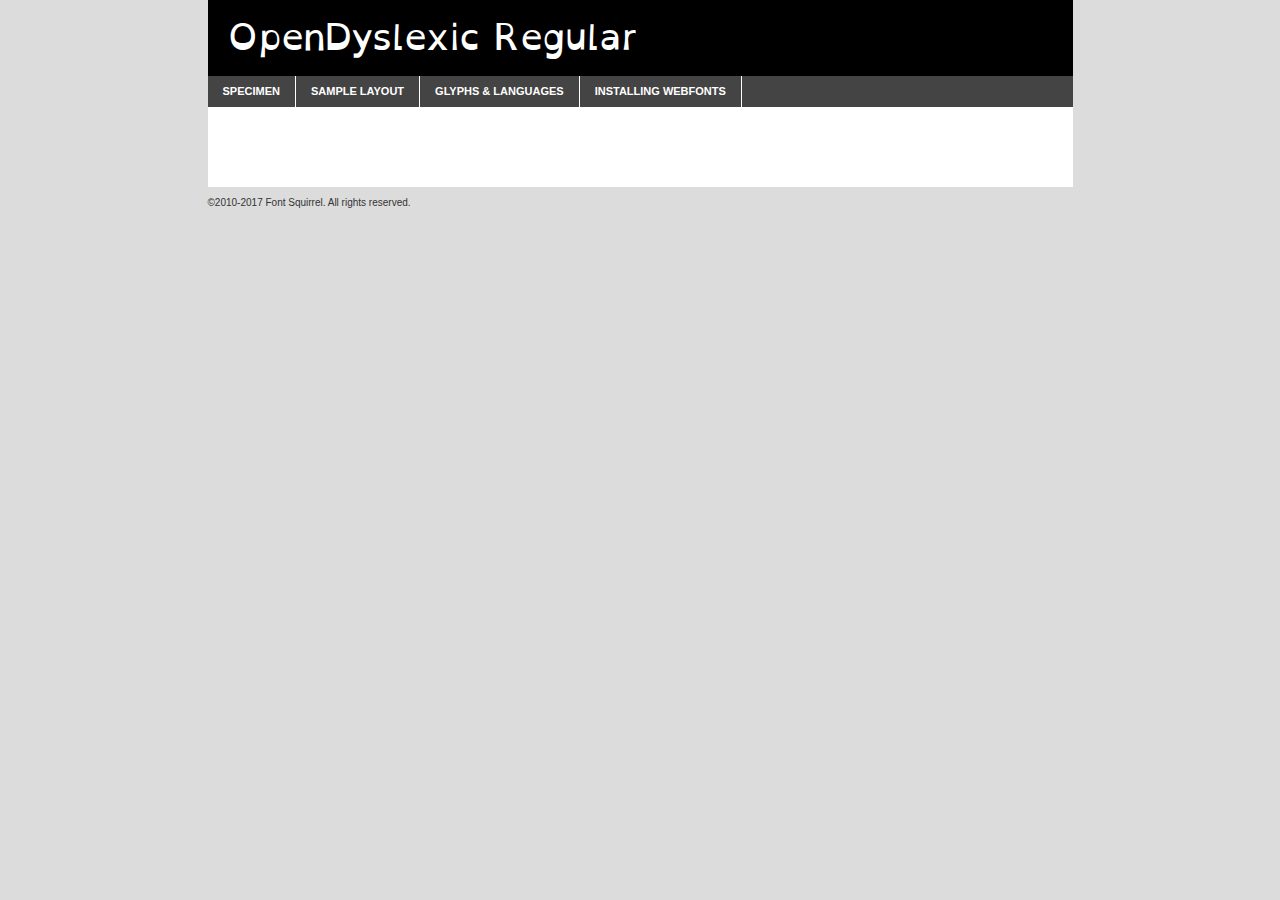
<file: tipo/opendyslexic-regular-demo.html>
<!DOCTYPE html PUBLIC "-//W3C//DTD XHTML 1.0 Transitional//EN"
	"http://www.w3.org/TR/xhtml1/DTD/xhtml1-transitional.dtd">

<html xmlns="http://www.w3.org/1999/xhtml" xml:lang="en" lang="en">
<head>
	<meta http-equiv="Content-Type" content="text/html; charset=utf-8" />
	<script src="http://ajax.googleapis.com/ajax/libs/jquery/1.7.2/jquery.min.js" type="text/javascript" charset="utf-8"></script>
	<script type="text/javascript">
	(function($){$.fn.easyTabs=function(option){var param=jQuery.extend({fadeSpeed:"fast",defaultContent:1,activeClass:'active'},option);$(this).each(function(){var thisId="#"+this.id;if(param.defaultContent==''){param.defaultContent=1;}
	if(typeof param.defaultContent=="number")
	{var defaultTab=$(thisId+" .tabs li:eq("+(param.defaultContent-1)+") a").attr('href').substr(1);}else{var defaultTab=param.defaultContent;}
	$(thisId+" .tabs li a").each(function(){var tabToHide=$(this).attr('href').substr(1);$("#"+tabToHide).addClass('easytabs-tab-content');});hideAll();changeContent(defaultTab);function hideAll(){$(thisId+" .easytabs-tab-content").hide();}
	function changeContent(tabId){hideAll();$(thisId+" .tabs li").removeClass(param.activeClass);$(thisId+" .tabs li a[href=#"+tabId+"]").closest('li').addClass(param.activeClass);if(param.fadeSpeed!="none")
	{$(thisId+" #"+tabId).fadeIn(param.fadeSpeed);}else{$(thisId+" #"+tabId).show();}}
	$(thisId+" .tabs li").click(function(){var tabId=$(this).find('a').attr('href').substr(1);changeContent(tabId);return false;});});}})(jQuery);
	</script>
	<link rel="stylesheet" href="specimen_files/specimen_stylesheet.css" type="text/css" charset="utf-8" />
	<link rel="stylesheet" href="stylesheet.css" type="text/css" charset="utf-8" />

	<style type="text/css">
					body{
				font-family: 'opendyslexicregular';
							}
		</style>

	<title>OpenDyslexic Regular Specimen</title>
	
	
	<script type="text/javascript" charset="utf-8">
		$(document).ready(function() {
			$('#container').easyTabs({defaultContent:1});
		});
	</script>
</head>

<body>
<div id="container">
	<div id="header">
		OpenDyslexic Regular	</div>
	<ul class="tabs">
		<li><a href="#specimen">Specimen</a></li>
		<li><a href="#layout">Sample Layout</a></li>
				<li><a href="#glyphs">Glyphs &amp; Languages</a></li>
		<li><a href="#installing">Installing Webfonts</a></li>
		
	</ul>
	
	<div id="main_content">

		
			<div id="specimen">
		
				<div class="section">
					<div class="grid12 firstcol">
						<div class="huge">AaBb</div>
					</div>
				</div>
		
				<div class="section">
					<div class="glyph_range">A&#x200B;B&#x200b;C&#x200b;D&#x200b;E&#x200b;F&#x200b;G&#x200b;H&#x200b;I&#x200b;J&#x200b;K&#x200b;L&#x200b;M&#x200b;N&#x200b;O&#x200b;P&#x200b;Q&#x200b;R&#x200b;S&#x200b;T&#x200b;U&#x200b;V&#x200b;W&#x200b;X&#x200b;Y&#x200b;Z&#x200b;a&#x200b;b&#x200b;c&#x200b;d&#x200b;e&#x200b;f&#x200b;g&#x200b;h&#x200b;i&#x200b;j&#x200b;k&#x200b;l&#x200b;m&#x200b;n&#x200b;o&#x200b;p&#x200b;q&#x200b;r&#x200b;s&#x200b;t&#x200b;u&#x200b;v&#x200b;w&#x200b;x&#x200b;y&#x200b;z&#x200b;1&#x200b;2&#x200b;3&#x200b;4&#x200b;5&#x200b;6&#x200b;7&#x200b;8&#x200b;9&#x200b;0&#x200b;&amp;&#x200b;.&#x200b;,&#x200b;?&#x200b;!&#x200b;&#64;&#x200b;(&#x200b;)&#x200b;#&#x200b;$&#x200b;%&#x200b;*&#x200b;+&#x200b;-&#x200b;=&#x200b;:&#x200b;;</div>
				</div>
				<div class="section">
					<div class="grid12 firstcol">
						<table class="sample_table">
							<tr><td>10</td><td class="size10">abcdefghijklmnopqrstuvwxyzABCDEFGHIJKLMNOPQRSTUVWXYZ0123456789abcdefghijklmnopqrstuvwxyzABCDEFGHIJKLMNOPQRSTUVWXYZ0123456789abcdefghijklmnopqrstuvwxyzABCDEFGHIJKLMNOPQRSTUVWXYZ</td></tr>
							<tr><td>11</td><td class="size11">abcdefghijklmnopqrstuvwxyzABCDEFGHIJKLMNOPQRSTUVWXYZ0123456789abcdefghijklmnopqrstuvwxyzABCDEFGHIJKLMNOPQRSTUVWXYZ0123456789abcdefghijklmnopqrstuvwxyzABCDEFGHIJKLMNOPQRSTUVWXYZ</td></tr>
							<tr><td>12</td><td class="size12">abcdefghijklmnopqrstuvwxyzABCDEFGHIJKLMNOPQRSTUVWXYZ0123456789abcdefghijklmnopqrstuvwxyzABCDEFGHIJKLMNOPQRSTUVWXYZ0123456789abcdefghijklmnopqrstuvwxyzABCDEFGHIJKLMNOPQRSTUVWXYZ</td></tr>
							<tr><td>13</td><td class="size13">abcdefghijklmnopqrstuvwxyzABCDEFGHIJKLMNOPQRSTUVWXYZ0123456789abcdefghijklmnopqrstuvwxyzABCDEFGHIJKLMNOPQRSTUVWXYZ0123456789abcdefghijklmnopqrstuvwxyzABCDEFGHIJKLMNOPQRSTUVWXYZ</td></tr>
							<tr><td>14</td><td class="size14">abcdefghijklmnopqrstuvwxyzABCDEFGHIJKLMNOPQRSTUVWXYZ0123456789abcdefghijklmnopqrstuvwxyzABCDEFGHIJKLMNOPQRSTUVWXYZ0123456789abcdefghijklmnopqrstuvwxyzABCDEFGHIJKLMNOPQRSTUVWXYZ</td></tr>
							<tr><td>16</td><td class="size16">abcdefghijklmnopqrstuvwxyzABCDEFGHIJKLMNOPQRSTUVWXYZ0123456789abcdefghijklmnopqrstuvwxyzABCDEFGHIJKLMNOPQRSTUVWXYZ</td></tr>
							<tr><td>18</td><td class="size18">abcdefghijklmnopqrstuvwxyzABCDEFGHIJKLMNOPQRSTUVWXYZ0123456789abcdefghijklmnopqrstuvwxyzABCDEFGHIJKLMNOPQRSTUVWXYZ</td></tr>
							<tr><td>20</td><td class="size20">abcdefghijklmnopqrstuvwxyzABCDEFGHIJKLMNOPQRSTUVWXYZ0123456789abcdefghijklmnopqrstuvwxyzABCDEFGHIJKLMNOPQRSTUVWXYZ</td></tr>
							<tr><td>24</td><td class="size24">abcdefghijklmnopqrstuvwxyzABCDEFGHIJKLMNOPQRSTUVWXYZ0123456789abcdefghijklmnopqrstuvwxyzABCDEFGHIJKLMNOPQRSTUVWXYZ</td></tr>
							<tr><td>30</td><td class="size30">abcdefghijklmnopqrstuvwxyzABCDEFGHIJKLMNOPQRSTUVWXYZ0123456789abcdefghijklmnopqrstuvwxyzABCDEFGHIJKLMNOPQRSTUVWXYZ</td></tr>
							<tr><td>36</td><td class="size36">abcdefghijklmnopqrstuvwxyzABCDEFGHIJKLMNOPQRSTUVWXYZ0123456789abcdefghijklmnopqrstuvwxyzABCDEFGHIJKLMNOPQRSTUVWXYZ</td></tr>
							<tr><td>48</td><td class="size48">abcdefghijklmnopqrstuvwxyzABCDEFGHIJKLMNOPQRSTUVWXYZ0123456789abcdefghijklmnopqrstuvwxyzABCDEFGHIJKLMNOPQRSTUVWXYZ</td></tr>
							<tr><td>60</td><td class="size60">abcdefghijklmnopqrstuvwxyzABCDEFGHIJKLMNOPQRSTUVWXYZ0123456789abcdefghijklmnopqrstuvwxyzABCDEFGHIJKLMNOPQRSTUVWXYZ</td></tr>
							<tr><td>72</td><td class="size72">abcdefghijklmnopqrstuvwxyzABCDEFGHIJKLMNOPQRSTUVWXYZ0123456789abcdefghijklmnopqrstuvwxyzABCDEFGHIJKLMNOPQRSTUVWXYZ</td></tr>
							<tr><td>90</td><td class="size90">abcdefghijklmnopqrstuvwxyzABCDEFGHIJKLMNOPQRSTUVWXYZ0123456789abcdefghijklmnopqrstuvwxyzABCDEFGHIJKLMNOPQRSTUVWXYZ</td></tr>
						</table>
				
					</div>
			
				</div>
		
		
		
								<div class="section" id="bodycomparison">


										<div id="xheight">
				<div class="fontbody">&#x25FC;&#x25FC;&#x25FC;&#x25FC;&#x25FC;&#x25FC;&#x25FC;&#x25FC;&#x25FC;&#x25FC;&#x25FC;&#x25FC;&#x25FC;&#x25FC;&#x25FC;&#x25FC;&#x25FC;&#x25FC;&#x25FC;&#x25FC;&#x25FC;&#x25FC;&#x25FC;&#x25FC;&#x25FC;&#x25FC;&#x25FC;&#x25FC;&#x25FC;&#x25FC;&#x25FC;&#x25FC;&#x25FC;&#x25FC;&#x25FC;&#x25FC;&#x25FC;&#x25FC;&#x25FC;&#x25FC;&#x25FC;&#x25FC;&#x25FC;&#x25FC;&#x25FC;&#x25FC;&#x25FC;&#x25FC;&#x25FC;&#x25FC;&#x25FC;&#x25FC;&#x25FC;&#x25FC;&#x25FC;&#x25FC;&#x25FC;&#x25FC;&#x25FC;&#x25FC;&#x25FC;&#x25FC;&#x25FC;&#x25FC;&#x25FC;&#x25FC;&#x25FC;&#x25FC;&#x25FC;&#x25FC;&#x25FC;&#x25FC;&#x25FC;&#x25FC;&#x25FC;&#x25FC;&#x25FC;&#x25FC;&#x25FC;&#x25FC;&#x25FC;&#x25FC;&#x25FC;&#x25FC;&#x25FC;&#x25FC;&#x25FC;&#x25FC;&#x25FC;&#x25FC;&#x25FC;&#x25FC;&#x25FC;&#x25FC;&#x25FC;&#x25FC;&#x25FC;&#x25FC;&#x25FC;body</div><div class="arialbody">body</div><div class="verdanabody">body</div><div class="georgiabody">body</div></div>
										<div class="fontbody" style="z-index:1">
											body<span>OpenDyslexic Regular</span>
										</div>
										<div class="arialbody" style="z-index:1">
											body<span>Arial</span>
										</div>
										<div class="verdanabody" style="z-index:1">
											body<span>Verdana</span>
										</div>
										<div class="georgiabody" style="z-index:1">
											body<span>Georgia</span>
										</div>



								</div>
		
		
				<div class="section psample psample_row1" id="">
					
					<div class="grid2 firstcol">
						<p class="size10"><span>10.</span>Aenean lacinia bibendum nulla sed consectetur. Fusce dapibus, tellus ac cursus commodo, tortor mauris condimentum nibh, ut fermentum massa justo sit amet risus. Nullam id dolor id nibh ultricies vehicula ut id elit. Cum sociis natoque penatibus et magnis dis parturient montes, nascetur ridiculus mus. Nulla vitae elit libero, a pharetra augue.</p>
			
					</div>
					<div class="grid3">
						<p class="size11"><span>11.</span>Aenean lacinia bibendum nulla sed consectetur. Fusce dapibus, tellus ac cursus commodo, tortor mauris condimentum nibh, ut fermentum massa justo sit amet risus. Nullam id dolor id nibh ultricies vehicula ut id elit. Cum sociis natoque penatibus et magnis dis parturient montes, nascetur ridiculus mus. Nulla vitae elit libero, a pharetra augue.</p>
			
					</div>
					<div class="grid3">
						<p class="size12"><span>12.</span>Aenean lacinia bibendum nulla sed consectetur. Fusce dapibus, tellus ac cursus commodo, tortor mauris condimentum nibh, ut fermentum massa justo sit amet risus. Nullam id dolor id nibh ultricies vehicula ut id elit. Cum sociis natoque penatibus et magnis dis parturient montes, nascetur ridiculus mus. Nulla vitae elit libero, a pharetra augue.</p>
			
					</div>
					<div class="grid4">
						<p class="size13"><span>13.</span>Aenean lacinia bibendum nulla sed consectetur. Fusce dapibus, tellus ac cursus commodo, tortor mauris condimentum nibh, ut fermentum massa justo sit amet risus. Nullam id dolor id nibh ultricies vehicula ut id elit. Cum sociis natoque penatibus et magnis dis parturient montes, nascetur ridiculus mus. Nulla vitae elit libero, a pharetra augue.</p>
			
					</div>
					<div class="white_blend"></div>
					
				</div>
				<div class="section psample psample_row2" id="">
					<div class="grid3 firstcol">
						<p class="size14"><span>14.</span>Aenean lacinia bibendum nulla sed consectetur. Fusce dapibus, tellus ac cursus commodo, tortor mauris condimentum nibh, ut fermentum massa justo sit amet risus. Nullam id dolor id nibh ultricies vehicula ut id elit. Cum sociis natoque penatibus et magnis dis parturient montes, nascetur ridiculus mus. Nulla vitae elit libero, a pharetra augue.</p>
			
					</div>
					<div class="grid4">
						<p class="size16"><span>16.</span>Aenean lacinia bibendum nulla sed consectetur. Fusce dapibus, tellus ac cursus commodo, tortor mauris condimentum nibh, ut fermentum massa justo sit amet risus. Nullam id dolor id nibh ultricies vehicula ut id elit. Cum sociis natoque penatibus et magnis dis parturient montes, nascetur ridiculus mus. Nulla vitae elit libero, a pharetra augue.</p>
			
					</div>
					<div class="grid5">
						<p class="size18"><span>18.</span>Aenean lacinia bibendum nulla sed consectetur. Fusce dapibus, tellus ac cursus commodo, tortor mauris condimentum nibh, ut fermentum massa justo sit amet risus. Nullam id dolor id nibh ultricies vehicula ut id elit. Cum sociis natoque penatibus et magnis dis parturient montes, nascetur ridiculus mus. Nulla vitae elit libero, a pharetra augue.</p>
			
					</div>

					<div class="white_blend"></div>

				</div>
				
				<div class="section psample psample_row3" id="">
					<div class="grid5 firstcol">
						<p class="size20"><span>20.</span>Aenean lacinia bibendum nulla sed consectetur. Fusce dapibus, tellus ac cursus commodo, tortor mauris condimentum nibh, ut fermentum massa justo sit amet risus. Nullam id dolor id nibh ultricies vehicula ut id elit. Cum sociis natoque penatibus et magnis dis parturient montes, nascetur ridiculus mus. Nulla vitae elit libero, a pharetra augue.</p>
					</div>
					<div class="grid7">
						<p class="size24"><span>24.</span>Aenean lacinia bibendum nulla sed consectetur. Fusce dapibus, tellus ac cursus commodo, tortor mauris condimentum nibh, ut fermentum massa justo sit amet risus. Nullam id dolor id nibh ultricies vehicula ut id elit. Cum sociis natoque penatibus et magnis dis parturient montes, nascetur ridiculus mus. Nulla vitae elit libero, a pharetra augue.</p>
					</div>
					
					<div class="white_blend"></div>
					
				</div>
				
				<div class="section psample psample_row4" id="">
					<div class="grid12 firstcol">
						<p class="size30"><span>30.</span>Aenean lacinia bibendum nulla sed consectetur. Fusce dapibus, tellus ac cursus commodo, tortor mauris condimentum nibh, ut fermentum massa justo sit amet risus. Nullam id dolor id nibh ultricies vehicula ut id elit. Cum sociis natoque penatibus et magnis dis parturient montes, nascetur ridiculus mus. Nulla vitae elit libero, a pharetra augue.</p>
					</div>
					<div class="white_blend"></div>
					
				</div>
				
				
				
				<div class="section psample psample_row1 fullreverse">
					<div class="grid2 firstcol">
						<p class="size10"><span>10.</span>Aenean lacinia bibendum nulla sed consectetur. Fusce dapibus, tellus ac cursus commodo, tortor mauris condimentum nibh, ut fermentum massa justo sit amet risus. Nullam id dolor id nibh ultricies vehicula ut id elit. Cum sociis natoque penatibus et magnis dis parturient montes, nascetur ridiculus mus. Nulla vitae elit libero, a pharetra augue.</p>
			
					</div>
					<div class="grid3">
						<p class="size11"><span>11.</span>Aenean lacinia bibendum nulla sed consectetur. Fusce dapibus, tellus ac cursus commodo, tortor mauris condimentum nibh, ut fermentum massa justo sit amet risus. Nullam id dolor id nibh ultricies vehicula ut id elit. Cum sociis natoque penatibus et magnis dis parturient montes, nascetur ridiculus mus. Nulla vitae elit libero, a pharetra augue.</p>
			
					</div>
					<div class="grid3">
						<p class="size12"><span>12.</span>Aenean lacinia bibendum nulla sed consectetur. Fusce dapibus, tellus ac cursus commodo, tortor mauris condimentum nibh, ut fermentum massa justo sit amet risus. Nullam id dolor id nibh ultricies vehicula ut id elit. Cum sociis natoque penatibus et magnis dis parturient montes, nascetur ridiculus mus. Nulla vitae elit libero, a pharetra augue.</p>
			
					</div>
					<div class="grid4">
						<p class="size13"><span>13.</span>Aenean lacinia bibendum nulla sed consectetur. Fusce dapibus, tellus ac cursus commodo, tortor mauris condimentum nibh, ut fermentum massa justo sit amet risus. Nullam id dolor id nibh ultricies vehicula ut id elit. Cum sociis natoque penatibus et magnis dis parturient montes, nascetur ridiculus mus. Nulla vitae elit libero, a pharetra augue.</p>
			
					</div>
					<div class="black_blend"></div>
					
				</div>
				
				<div class="section psample psample_row2 fullreverse">
					<div class="grid3 firstcol">
						<p class="size14"><span>14.</span>Aenean lacinia bibendum nulla sed consectetur. Fusce dapibus, tellus ac cursus commodo, tortor mauris condimentum nibh, ut fermentum massa justo sit amet risus. Nullam id dolor id nibh ultricies vehicula ut id elit. Cum sociis natoque penatibus et magnis dis parturient montes, nascetur ridiculus mus. Nulla vitae elit libero, a pharetra augue.</p>
			
					</div>
					<div class="grid4">
						<p class="size16"><span>16.</span>Aenean lacinia bibendum nulla sed consectetur. Fusce dapibus, tellus ac cursus commodo, tortor mauris condimentum nibh, ut fermentum massa justo sit amet risus. Nullam id dolor id nibh ultricies vehicula ut id elit. Cum sociis natoque penatibus et magnis dis parturient montes, nascetur ridiculus mus. Nulla vitae elit libero, a pharetra augue.</p>
			
					</div>
					<div class="grid5">
						<p class="size18"><span>18.</span>Aenean lacinia bibendum nulla sed consectetur. Fusce dapibus, tellus ac cursus commodo, tortor mauris condimentum nibh, ut fermentum massa justo sit amet risus. Nullam id dolor id nibh ultricies vehicula ut id elit. Cum sociis natoque penatibus et magnis dis parturient montes, nascetur ridiculus mus. Nulla vitae elit libero, a pharetra augue.</p>
			
					</div>
					<div class="black_blend"></div>

				</div>
				
				<div class="section psample fullreverse psample_row3" id="">
					<div class="grid5 firstcol">
						<p class="size20"><span>20.</span>Aenean lacinia bibendum nulla sed consectetur. Fusce dapibus, tellus ac cursus commodo, tortor mauris condimentum nibh, ut fermentum massa justo sit amet risus. Nullam id dolor id nibh ultricies vehicula ut id elit. Cum sociis natoque penatibus et magnis dis parturient montes, nascetur ridiculus mus. Nulla vitae elit libero, a pharetra augue.</p>
					</div>
					<div class="grid7">
						<p class="size24"><span>24.</span>Aenean lacinia bibendum nulla sed consectetur. Fusce dapibus, tellus ac cursus commodo, tortor mauris condimentum nibh, ut fermentum massa justo sit amet risus. Nullam id dolor id nibh ultricies vehicula ut id elit. Cum sociis natoque penatibus et magnis dis parturient montes, nascetur ridiculus mus. Nulla vitae elit libero, a pharetra augue.</p>
					</div>
					
					<div class="black_blend"></div>
					
				</div>
				
				<div class="section psample fullreverse psample_row4" id="" style="border-bottom: 20px #000 solid;">
					<div class="grid12 firstcol">
						<p class="size30"><span>30.</span>Aenean lacinia bibendum nulla sed consectetur. Fusce dapibus, tellus ac cursus commodo, tortor mauris condimentum nibh, ut fermentum massa justo sit amet risus. Nullam id dolor id nibh ultricies vehicula ut id elit. Cum sociis natoque penatibus et magnis dis parturient montes, nascetur ridiculus mus. Nulla vitae elit libero, a pharetra augue.</p>
					</div>
					<div class="black_blend"></div>
					
				</div>
				
				
				
				
			</div>
			
			<div id="layout">
				
				<div class="section">
					
					<div class="grid12 firstcol">
						<h1>Lorem Ipsum Dolor</h1>
						<h2>Etiam porta sem malesuada magna mollis euismod</h2>
						
						<p class="byline">By <a href="#link">Aenean Lacinia</a></p>
					</div>
				</div>
				<div class="section">
					<div class="grid8 firstcol">
						<p class="large">Donec sed odio dui. Morbi leo risus, porta ac consectetur ac, vestibulum at eros. Fusce dapibus, tellus ac cursus commodo, tortor mauris condimentum nibh, ut fermentum massa justo sit amet risus. </p>

						
						<h3>Pellentesque ornare sem</h3>

						<p>Maecenas sed diam eget risus varius blandit sit amet non magna. Maecenas faucibus mollis interdum. Donec ullamcorper nulla non metus auctor fringilla. Nullam id dolor id nibh ultricies vehicula ut id elit. Nullam id dolor id nibh ultricies vehicula ut id elit. </p>

						<p>Aenean eu leo quam. Pellentesque ornare sem lacinia quam venenatis vestibulum. Lorem ipsum dolor sit amet, consectetur adipiscing elit. Cum sociis natoque penatibus et magnis dis parturient montes, nascetur ridiculus mus. </p>

						<p>Nulla vitae elit libero, a pharetra augue. Praesent commodo cursus magna, vel scelerisque nisl consectetur et. Aenean lacinia bibendum nulla sed consectetur. </p>

						<p>Nullam quis risus eget urna mollis ornare vel eu leo. Nullam quis risus eget urna mollis ornare vel eu leo. Maecenas sed diam eget risus varius blandit sit amet non magna. Donec ullamcorper nulla non metus auctor fringilla. </p>

						<h3>Cras mattis consectetur</h3>

						<p>Aenean eu leo quam. Pellentesque ornare sem lacinia quam venenatis vestibulum. Aenean lacinia bibendum nulla sed consectetur. Integer posuere erat a ante venenatis dapibus posuere velit aliquet. Cras mattis consectetur purus sit amet fermentum. </p>

						<p>Nullam id dolor id nibh ultricies vehicula ut id elit. Nullam quis risus eget urna mollis ornare vel eu leo. Cras mattis consectetur purus sit amet fermentum.</p>
					</div>
					
					<div class="grid4 sidebar">
						
						<div class="box reverse">
							<p class="last">Nullam quis risus eget urna mollis ornare vel eu leo. Donec ullamcorper nulla non metus auctor fringilla. Cras mattis consectetur purus sit amet fermentum. Sed posuere consectetur est at lobortis. Lorem ipsum dolor sit amet, consectetur adipiscing elit. </p>
						</div>
						
						<p class="caption">Maecenas sed diam eget risus varius.</p>

						<p>Vestibulum id ligula porta felis euismod semper. Integer posuere erat a ante venenatis dapibus posuere velit aliquet. Vestibulum id ligula porta felis euismod semper. Sed posuere consectetur est at lobortis. Maecenas sed diam eget risus varius blandit sit amet non magna. Fusce dapibus, tellus ac cursus commodo, tortor mauris condimentum nibh, ut fermentum massa justo sit amet risus. </p>

					

						<p>Duis mollis, est non commodo luctus, nisi erat porttitor ligula, eget lacinia odio sem nec elit. Aenean lacinia bibendum nulla sed consectetur. Vivamus sagittis lacus vel augue laoreet rutrum faucibus dolor auctor. Aenean lacinia bibendum nulla sed consectetur. Nullam quis risus eget urna mollis ornare vel eu leo. </p>

						<p>Praesent commodo cursus magna, vel scelerisque nisl consectetur et. Donec ullamcorper nulla non metus auctor fringilla. Maecenas faucibus mollis interdum. Fusce dapibus, tellus ac cursus commodo, tortor mauris condimentum nibh, ut fermentum massa justo sit amet risus. </p>

					</div>
				</div>
				
			</div>


			



		<div id="glyphs">
			<div class="section">
				<div class="grid12 firstcol">
			
				<h1>Language Support</h1>
				<p>The subset of OpenDyslexic Regular in this kit supports the following languages:<br />
			
					Albanian, Basque, Breton, Chamorro, Danish, Dutch, English, Faroese, Finnish, French, Frisian, Galician, German, Icelandic, Italian, Malagasy, Norwegian, Portuguese, Spanish, Swedish, Alsatian, Aragonese, Arapaho, Arrernte, Asturian, Aymara, Bislama, Cebuano, Corsican, Fijian, French_creole, Genoese, Gilbertese, Greenlandic, Haitian_creole, Hiligaynon, Hmong, Hopi, Ibanag, Iloko_ilokano, Indonesian, Interglossa_glosa, Interlingua, Irish_gaelic, Jerriais, Lojban, Lombard, Luxembourgeois, Manx, Mohawk, Norfolk_pitcairnese, Occitan, Oromo, Pangasinan, Papiamento, Piedmontese, Potawatomi, Rhaeto-romance, Romansh, Rotokas, Sami_lule, Samoan, Sardinian, Scots_gaelic, Seychelles_creole, Shona, Sicilian, Somali, Southern_ndebele, Swahili, Swati_swazi, Tagalog_filipino_pilipino, Tetum, Tok_pisin, Uyghur_latinized, Volapuk, Walloon, Warlpiri, Xhosa, Yapese, Zulu, Latinbasic, Ubasic, Demo				</p>
				<h1>Glyph Chart</h1>
				<p>The subset of OpenDyslexic Regular in this kit includes all the glyphs listed below. Unicode entities are included above each glyph to help you insert individual characters into your layout.</p>
				<div id="glyph_chart">
			
																														 <div><p>&amp;#32;</p>&#32;</div>
																				 <div><p>&amp;#33;</p>&#33;</div>
																				 <div><p>&amp;#34;</p>&#34;</div>
																				 <div><p>&amp;#35;</p>&#35;</div>
																				 <div><p>&amp;#36;</p>&#36;</div>
																				 <div><p>&amp;#37;</p>&#37;</div>
																				 <div><p>&amp;#38;</p>&#38;</div>
																				 <div><p>&amp;#39;</p>&#39;</div>
																				 <div><p>&amp;#40;</p>&#40;</div>
																				 <div><p>&amp;#41;</p>&#41;</div>
																				 <div><p>&amp;#42;</p>&#42;</div>
																				 <div><p>&amp;#43;</p>&#43;</div>
																				 <div><p>&amp;#44;</p>&#44;</div>
																				 <div><p>&amp;#45;</p>&#45;</div>
																				 <div><p>&amp;#46;</p>&#46;</div>
																				 <div><p>&amp;#47;</p>&#47;</div>
																				 <div><p>&amp;#48;</p>&#48;</div>
																				 <div><p>&amp;#49;</p>&#49;</div>
																				 <div><p>&amp;#50;</p>&#50;</div>
																				 <div><p>&amp;#51;</p>&#51;</div>
																				 <div><p>&amp;#52;</p>&#52;</div>
																				 <div><p>&amp;#53;</p>&#53;</div>
																				 <div><p>&amp;#54;</p>&#54;</div>
																				 <div><p>&amp;#55;</p>&#55;</div>
																				 <div><p>&amp;#56;</p>&#56;</div>
																				 <div><p>&amp;#57;</p>&#57;</div>
																				 <div><p>&amp;#58;</p>&#58;</div>
																				 <div><p>&amp;#59;</p>&#59;</div>
																				 <div><p>&amp;#60;</p>&#60;</div>
																				 <div><p>&amp;#61;</p>&#61;</div>
																				 <div><p>&amp;#62;</p>&#62;</div>
																				 <div><p>&amp;#63;</p>&#63;</div>
																				 <div><p>&amp;#64;</p>&#64;</div>
																				 <div><p>&amp;#65;</p>&#65;</div>
																				 <div><p>&amp;#66;</p>&#66;</div>
																				 <div><p>&amp;#67;</p>&#67;</div>
																				 <div><p>&amp;#68;</p>&#68;</div>
																				 <div><p>&amp;#69;</p>&#69;</div>
																				 <div><p>&amp;#70;</p>&#70;</div>
																				 <div><p>&amp;#71;</p>&#71;</div>
																				 <div><p>&amp;#72;</p>&#72;</div>
																				 <div><p>&amp;#73;</p>&#73;</div>
																				 <div><p>&amp;#74;</p>&#74;</div>
																				 <div><p>&amp;#75;</p>&#75;</div>
																				 <div><p>&amp;#76;</p>&#76;</div>
																				 <div><p>&amp;#77;</p>&#77;</div>
																				 <div><p>&amp;#78;</p>&#78;</div>
																				 <div><p>&amp;#79;</p>&#79;</div>
																				 <div><p>&amp;#80;</p>&#80;</div>
																				 <div><p>&amp;#81;</p>&#81;</div>
																				 <div><p>&amp;#82;</p>&#82;</div>
																				 <div><p>&amp;#83;</p>&#83;</div>
																				 <div><p>&amp;#84;</p>&#84;</div>
																				 <div><p>&amp;#85;</p>&#85;</div>
																				 <div><p>&amp;#86;</p>&#86;</div>
																				 <div><p>&amp;#87;</p>&#87;</div>
																				 <div><p>&amp;#88;</p>&#88;</div>
																				 <div><p>&amp;#89;</p>&#89;</div>
																				 <div><p>&amp;#90;</p>&#90;</div>
																				 <div><p>&amp;#91;</p>&#91;</div>
																				 <div><p>&amp;#92;</p>&#92;</div>
																				 <div><p>&amp;#93;</p>&#93;</div>
																				 <div><p>&amp;#94;</p>&#94;</div>
																				 <div><p>&amp;#95;</p>&#95;</div>
																				 <div><p>&amp;#96;</p>&#96;</div>
																				 <div><p>&amp;#97;</p>&#97;</div>
																				 <div><p>&amp;#98;</p>&#98;</div>
																				 <div><p>&amp;#99;</p>&#99;</div>
																				 <div><p>&amp;#100;</p>&#100;</div>
																				 <div><p>&amp;#101;</p>&#101;</div>
																				 <div><p>&amp;#102;</p>&#102;</div>
																				 <div><p>&amp;#103;</p>&#103;</div>
																				 <div><p>&amp;#104;</p>&#104;</div>
																				 <div><p>&amp;#105;</p>&#105;</div>
																				 <div><p>&amp;#106;</p>&#106;</div>
																				 <div><p>&amp;#107;</p>&#107;</div>
																				 <div><p>&amp;#108;</p>&#108;</div>
																				 <div><p>&amp;#109;</p>&#109;</div>
																				 <div><p>&amp;#110;</p>&#110;</div>
																				 <div><p>&amp;#111;</p>&#111;</div>
																				 <div><p>&amp;#112;</p>&#112;</div>
																				 <div><p>&amp;#113;</p>&#113;</div>
																				 <div><p>&amp;#114;</p>&#114;</div>
																				 <div><p>&amp;#115;</p>&#115;</div>
																				 <div><p>&amp;#116;</p>&#116;</div>
																				 <div><p>&amp;#117;</p>&#117;</div>
																				 <div><p>&amp;#118;</p>&#118;</div>
																				 <div><p>&amp;#119;</p>&#119;</div>
																				 <div><p>&amp;#120;</p>&#120;</div>
																				 <div><p>&amp;#121;</p>&#121;</div>
																				 <div><p>&amp;#122;</p>&#122;</div>
																				 <div><p>&amp;#123;</p>&#123;</div>
																				 <div><p>&amp;#124;</p>&#124;</div>
																				 <div><p>&amp;#125;</p>&#125;</div>
																				 <div><p>&amp;#126;</p>&#126;</div>
																				 <div><p>&amp;#160;</p>&#160;</div>
																				 <div><p>&amp;#161;</p>&#161;</div>
																				 <div><p>&amp;#162;</p>&#162;</div>
																				 <div><p>&amp;#163;</p>&#163;</div>
																				 <div><p>&amp;#164;</p>&#164;</div>
																				 <div><p>&amp;#165;</p>&#165;</div>
																				 <div><p>&amp;#166;</p>&#166;</div>
																				 <div><p>&amp;#167;</p>&#167;</div>
																				 <div><p>&amp;#168;</p>&#168;</div>
																				 <div><p>&amp;#169;</p>&#169;</div>
																				 <div><p>&amp;#170;</p>&#170;</div>
																				 <div><p>&amp;#171;</p>&#171;</div>
																				 <div><p>&amp;#172;</p>&#172;</div>
																				 <div><p>&amp;#173;</p>&#173;</div>
																				 <div><p>&amp;#174;</p>&#174;</div>
																				 <div><p>&amp;#175;</p>&#175;</div>
																				 <div><p>&amp;#176;</p>&#176;</div>
																				 <div><p>&amp;#177;</p>&#177;</div>
																				 <div><p>&amp;#178;</p>&#178;</div>
																				 <div><p>&amp;#179;</p>&#179;</div>
																				 <div><p>&amp;#180;</p>&#180;</div>
																				 <div><p>&amp;#181;</p>&#181;</div>
																				 <div><p>&amp;#182;</p>&#182;</div>
																				 <div><p>&amp;#183;</p>&#183;</div>
																				 <div><p>&amp;#184;</p>&#184;</div>
																				 <div><p>&amp;#185;</p>&#185;</div>
																				 <div><p>&amp;#186;</p>&#186;</div>
																				 <div><p>&amp;#187;</p>&#187;</div>
																				 <div><p>&amp;#188;</p>&#188;</div>
																				 <div><p>&amp;#189;</p>&#189;</div>
																				 <div><p>&amp;#190;</p>&#190;</div>
																				 <div><p>&amp;#191;</p>&#191;</div>
																				 <div><p>&amp;#192;</p>&#192;</div>
																				 <div><p>&amp;#193;</p>&#193;</div>
																				 <div><p>&amp;#194;</p>&#194;</div>
																				 <div><p>&amp;#195;</p>&#195;</div>
																				 <div><p>&amp;#196;</p>&#196;</div>
																				 <div><p>&amp;#197;</p>&#197;</div>
																				 <div><p>&amp;#198;</p>&#198;</div>
																				 <div><p>&amp;#199;</p>&#199;</div>
																				 <div><p>&amp;#200;</p>&#200;</div>
																				 <div><p>&amp;#201;</p>&#201;</div>
																				 <div><p>&amp;#202;</p>&#202;</div>
																				 <div><p>&amp;#203;</p>&#203;</div>
																				 <div><p>&amp;#204;</p>&#204;</div>
																				 <div><p>&amp;#205;</p>&#205;</div>
																				 <div><p>&amp;#206;</p>&#206;</div>
																				 <div><p>&amp;#207;</p>&#207;</div>
																				 <div><p>&amp;#208;</p>&#208;</div>
																				 <div><p>&amp;#209;</p>&#209;</div>
																				 <div><p>&amp;#210;</p>&#210;</div>
																				 <div><p>&amp;#211;</p>&#211;</div>
																				 <div><p>&amp;#212;</p>&#212;</div>
																				 <div><p>&amp;#213;</p>&#213;</div>
																				 <div><p>&amp;#214;</p>&#214;</div>
																				 <div><p>&amp;#215;</p>&#215;</div>
																				 <div><p>&amp;#216;</p>&#216;</div>
																				 <div><p>&amp;#217;</p>&#217;</div>
																				 <div><p>&amp;#218;</p>&#218;</div>
																				 <div><p>&amp;#219;</p>&#219;</div>
																				 <div><p>&amp;#220;</p>&#220;</div>
																				 <div><p>&amp;#221;</p>&#221;</div>
																				 <div><p>&amp;#222;</p>&#222;</div>
																				 <div><p>&amp;#223;</p>&#223;</div>
																				 <div><p>&amp;#224;</p>&#224;</div>
																				 <div><p>&amp;#225;</p>&#225;</div>
																				 <div><p>&amp;#226;</p>&#226;</div>
																				 <div><p>&amp;#227;</p>&#227;</div>
																				 <div><p>&amp;#228;</p>&#228;</div>
																				 <div><p>&amp;#229;</p>&#229;</div>
																				 <div><p>&amp;#230;</p>&#230;</div>
																				 <div><p>&amp;#231;</p>&#231;</div>
																				 <div><p>&amp;#232;</p>&#232;</div>
																				 <div><p>&amp;#233;</p>&#233;</div>
																				 <div><p>&amp;#234;</p>&#234;</div>
																				 <div><p>&amp;#235;</p>&#235;</div>
																				 <div><p>&amp;#236;</p>&#236;</div>
																				 <div><p>&amp;#237;</p>&#237;</div>
																				 <div><p>&amp;#238;</p>&#238;</div>
																				 <div><p>&amp;#239;</p>&#239;</div>
																				 <div><p>&amp;#240;</p>&#240;</div>
																				 <div><p>&amp;#241;</p>&#241;</div>
																				 <div><p>&amp;#242;</p>&#242;</div>
																				 <div><p>&amp;#243;</p>&#243;</div>
																				 <div><p>&amp;#244;</p>&#244;</div>
																				 <div><p>&amp;#245;</p>&#245;</div>
																				 <div><p>&amp;#246;</p>&#246;</div>
																				 <div><p>&amp;#247;</p>&#247;</div>
																				 <div><p>&amp;#248;</p>&#248;</div>
																				 <div><p>&amp;#249;</p>&#249;</div>
																				 <div><p>&amp;#250;</p>&#250;</div>
																				 <div><p>&amp;#251;</p>&#251;</div>
																				 <div><p>&amp;#252;</p>&#252;</div>
																				 <div><p>&amp;#253;</p>&#253;</div>
																				 <div><p>&amp;#254;</p>&#254;</div>
																				 <div><p>&amp;#255;</p>&#255;</div>
																				 <div><p>&amp;#338;</p>&#338;</div>
																				 <div><p>&amp;#339;</p>&#339;</div>
																				 <div><p>&amp;#376;</p>&#376;</div>
																				 <div><p>&amp;#710;</p>&#710;</div>
																				 <div><p>&amp;#732;</p>&#732;</div>
																				 <div><p>&amp;#8192;</p>&#8192;</div>
																				 <div><p>&amp;#8193;</p>&#8193;</div>
																				 <div><p>&amp;#8194;</p>&#8194;</div>
																				 <div><p>&amp;#8195;</p>&#8195;</div>
																				 <div><p>&amp;#8196;</p>&#8196;</div>
																				 <div><p>&amp;#8197;</p>&#8197;</div>
																				 <div><p>&amp;#8198;</p>&#8198;</div>
																				 <div><p>&amp;#8199;</p>&#8199;</div>
																				 <div><p>&amp;#8200;</p>&#8200;</div>
																				 <div><p>&amp;#8201;</p>&#8201;</div>
																				 <div><p>&amp;#8202;</p>&#8202;</div>
																				 <div><p>&amp;#8208;</p>&#8208;</div>
																				 <div><p>&amp;#8209;</p>&#8209;</div>
																				 <div><p>&amp;#8210;</p>&#8210;</div>
																				 <div><p>&amp;#8211;</p>&#8211;</div>
																				 <div><p>&amp;#8212;</p>&#8212;</div>
																				 <div><p>&amp;#8216;</p>&#8216;</div>
																				 <div><p>&amp;#8217;</p>&#8217;</div>
																				 <div><p>&amp;#8218;</p>&#8218;</div>
																				 <div><p>&amp;#8220;</p>&#8220;</div>
																				 <div><p>&amp;#8221;</p>&#8221;</div>
																				 <div><p>&amp;#8222;</p>&#8222;</div>
																				 <div><p>&amp;#8226;</p>&#8226;</div>
																				 <div><p>&amp;#8230;</p>&#8230;</div>
																				 <div><p>&amp;#8239;</p>&#8239;</div>
																				 <div><p>&amp;#8249;</p>&#8249;</div>
																				 <div><p>&amp;#8250;</p>&#8250;</div>
																				 <div><p>&amp;#8287;</p>&#8287;</div>
																				 <div><p>&amp;#8364;</p>&#8364;</div>
																				 <div><p>&amp;#8482;</p>&#8482;</div>
																				 <div><p>&amp;#9724;</p>&#9724;</div>
																				 <div><p>&amp;#64257;</p>&#64257;</div>
																				 <div><p>&amp;#64258;</p>&#64258;</div>
																																																</div>	
				</div>
		
		
			</div>
		</div>
		
		
		<div id="specs">
			
		</div>
	
		<div id="installing">
			<div class="section">
				<div class="grid7 firstcol">
					<h1>Installing Webfonts</h1>
					
					<p>Webfonts are supported by all major browser platforms but not all in the same way. There are currently four different font formats that must be included in order to target all browsers. This includes TTF, WOFF, EOT and SVG.</p>
					
					<h2>1. Upload your webfonts</h2>
					<p>You must upload your webfont kit to your website. They should be in or near the same directory as your CSS files.</p>
					
					<h2>2. Include the webfont stylesheet</h2>
					<p>A special CSS @font-face declaration helps the various browsers select the appropriate font it needs without causing you a bunch of headaches. Learn more about this syntax by reading the <a href="https://www.fontspring.com/blog/further-hardening-of-the-bulletproof-syntax">Fontspring blog post</a> about it. The code for it is as follows:</p>


<code>
@font-face{ 
	font-family: 'MyWebFont';
	src: url('WebFont.eot');
	src: url('WebFont.eot?#iefix') format('embedded-opentype'),
	     url('WebFont.woff') format('woff'),
	     url('WebFont.ttf') format('truetype'),
	     url('WebFont.svg#webfont') format('svg');
}
</code>

	<p>We've already gone ahead and generated the code for you. All you have to do is link to the stylesheet in your HTML, like this:</p>
	<code>&lt;link rel=&quot;stylesheet&quot; href=&quot;stylesheet.css&quot; type=&quot;text/css&quot; charset=&quot;utf-8&quot; /&gt;</code>

					<h2>3. Modify your own stylesheet</h2>
					<p>To take advantage of your new fonts, you must tell your stylesheet to use them. Look at the original @font-face declaration above and find the property called "font-family." The name linked there will be what you use to reference the font. Prepend that webfont name to the font stack in the "font-family" property, inside the selector you want to change. For example:</p>
<code>p { font-family: 'WebFont', Arial, sans-serif; }</code>

<h2>4. Test</h2>
<p>Getting webfonts to work cross-browser <em>can</em> be tricky. Use the information in the sidebar to help you if you find that fonts aren't loading in a particular browser.</p>
				</div>
				
				<div class="grid5 sidebar">
					<div class="box">
						<h2>Troubleshooting<br />Font-Face Problems</h2>
						<p>Having trouble getting your webfonts to load in your new website? Here are some tips to sort out what might be the problem.</p>

						<h3>Fonts not showing in any browser</h3>

						<p>This sounds like you need to work on the plumbing. You either did not upload the fonts to the correct directory, or you did not link the fonts properly in the CSS. If you've confirmed that all this is correct and you still have a problem, take a look at your .htaccess file and see if requests are getting intercepted.</p>

						<h3>Fonts not loading in iPhone or iPad</h3>

						<p>The most common problem here is that you are serving the fonts from an IIS server. IIS refuses to serve files that have unknown MIME types. If that is the case, you must set the MIME type for SVG to "image/svg+xml" in the server settings. Follow these instructions from Microsoft if you need help.</p>

						<h3>Fonts not loading in Firefox</h3>

						<p>The primary reason for this failure? You are still using a version Firefox older than 3.5. So upgrade already! If that isn't it, then you are very likely serving fonts from a different domain. Firefox requires that all font assets be served from the same domain. Lastly it is possible that you need to add WOFF to your list of MIME types (if you are serving via IIS.)</p>

						<h3>Fonts not loading in IE</h3>

						<p>Are you looking at Internet Explorer on an actual Windows machine or are you cheating by using a service like Adobe BrowserLab? Many of these screenshot services do not render @font-face for IE. Best to test it on a real machine.</p>

						<h3>Fonts not loading in IE9</h3>

						<p>IE9, like Firefox, requires that fonts be served from the same domain as the website. Make sure that is the case.</p>
					</div>
				</div>
			</div>
			
		</div>
	
	</div>
	<div id="footer">
		<p>&copy;2010-2017 Font Squirrel. All rights reserved.</p>
	</div>
</div>
</body>
</html>
</file>
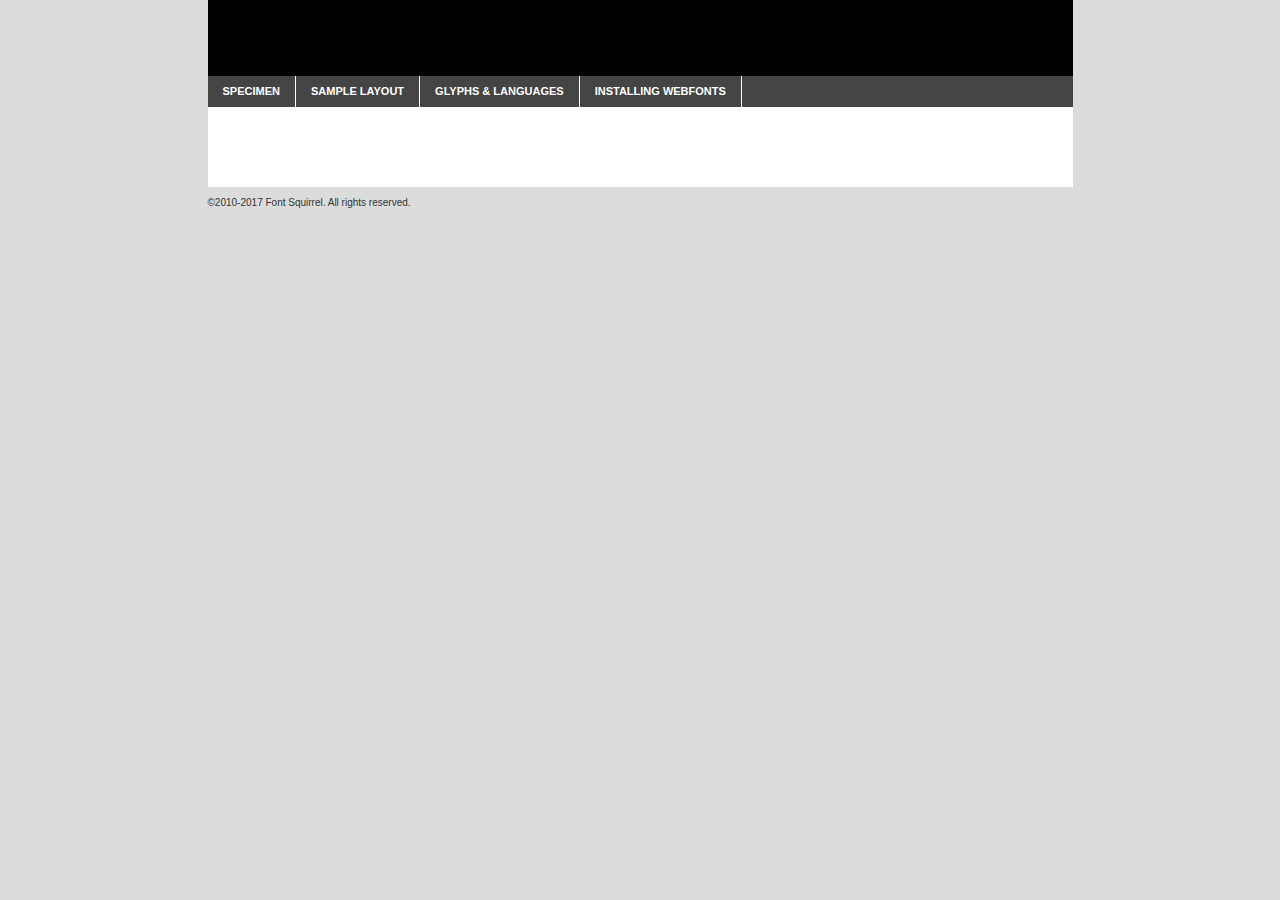
<file: tipo/opendyslexicalta-bold-demo.html>
<!DOCTYPE html PUBLIC "-//W3C//DTD XHTML 1.0 Transitional//EN"
	"http://www.w3.org/TR/xhtml1/DTD/xhtml1-transitional.dtd">

<html xmlns="http://www.w3.org/1999/xhtml" xml:lang="en" lang="en">
<head>
	<meta http-equiv="Content-Type" content="text/html; charset=utf-8" />
	<script src="http://ajax.googleapis.com/ajax/libs/jquery/1.7.2/jquery.min.js" type="text/javascript" charset="utf-8"></script>
	<script type="text/javascript">
	(function($){$.fn.easyTabs=function(option){var param=jQuery.extend({fadeSpeed:"fast",defaultContent:1,activeClass:'active'},option);$(this).each(function(){var thisId="#"+this.id;if(param.defaultContent==''){param.defaultContent=1;}
	if(typeof param.defaultContent=="number")
	{var defaultTab=$(thisId+" .tabs li:eq("+(param.defaultContent-1)+") a").attr('href').substr(1);}else{var defaultTab=param.defaultContent;}
	$(thisId+" .tabs li a").each(function(){var tabToHide=$(this).attr('href').substr(1);$("#"+tabToHide).addClass('easytabs-tab-content');});hideAll();changeContent(defaultTab);function hideAll(){$(thisId+" .easytabs-tab-content").hide();}
	function changeContent(tabId){hideAll();$(thisId+" .tabs li").removeClass(param.activeClass);$(thisId+" .tabs li a[href=#"+tabId+"]").closest('li').addClass(param.activeClass);if(param.fadeSpeed!="none")
	{$(thisId+" #"+tabId).fadeIn(param.fadeSpeed);}else{$(thisId+" #"+tabId).show();}}
	$(thisId+" .tabs li").click(function(){var tabId=$(this).find('a').attr('href').substr(1);changeContent(tabId);return false;});});}})(jQuery);
	</script>
	<link rel="stylesheet" href="specimen_files/specimen_stylesheet.css" type="text/css" charset="utf-8" />
	<link rel="stylesheet" href="stylesheet.css" type="text/css" charset="utf-8" />

	<style type="text/css">
					body{
				font-family: 'opendyslexicaltabold';
							}
		</style>

	<title>OpenDyslexicAlta Bold Specimen</title>
	
	
	<script type="text/javascript" charset="utf-8">
		$(document).ready(function() {
			$('#container').easyTabs({defaultContent:1});
		});
	</script>
</head>

<body>
<div id="container">
	<div id="header">
		OpenDyslexicAlta Bold	</div>
	<ul class="tabs">
		<li><a href="#specimen">Specimen</a></li>
		<li><a href="#layout">Sample Layout</a></li>
				<li><a href="#glyphs">Glyphs &amp; Languages</a></li>
		<li><a href="#installing">Installing Webfonts</a></li>
		
	</ul>
	
	<div id="main_content">

		
			<div id="specimen">
		
				<div class="section">
					<div class="grid12 firstcol">
						<div class="huge">AaBb</div>
					</div>
				</div>
		
				<div class="section">
					<div class="glyph_range">A&#x200B;B&#x200b;C&#x200b;D&#x200b;E&#x200b;F&#x200b;G&#x200b;H&#x200b;I&#x200b;J&#x200b;K&#x200b;L&#x200b;M&#x200b;N&#x200b;O&#x200b;P&#x200b;Q&#x200b;R&#x200b;S&#x200b;T&#x200b;U&#x200b;V&#x200b;W&#x200b;X&#x200b;Y&#x200b;Z&#x200b;a&#x200b;b&#x200b;c&#x200b;d&#x200b;e&#x200b;f&#x200b;g&#x200b;h&#x200b;i&#x200b;j&#x200b;k&#x200b;l&#x200b;m&#x200b;n&#x200b;o&#x200b;p&#x200b;q&#x200b;r&#x200b;s&#x200b;t&#x200b;u&#x200b;v&#x200b;w&#x200b;x&#x200b;y&#x200b;z&#x200b;1&#x200b;2&#x200b;3&#x200b;4&#x200b;5&#x200b;6&#x200b;7&#x200b;8&#x200b;9&#x200b;0&#x200b;&amp;&#x200b;.&#x200b;,&#x200b;?&#x200b;!&#x200b;&#64;&#x200b;(&#x200b;)&#x200b;#&#x200b;$&#x200b;%&#x200b;*&#x200b;+&#x200b;-&#x200b;=&#x200b;:&#x200b;;</div>
				</div>
				<div class="section">
					<div class="grid12 firstcol">
						<table class="sample_table">
							<tr><td>10</td><td class="size10">abcdefghijklmnopqrstuvwxyzABCDEFGHIJKLMNOPQRSTUVWXYZ0123456789abcdefghijklmnopqrstuvwxyzABCDEFGHIJKLMNOPQRSTUVWXYZ0123456789abcdefghijklmnopqrstuvwxyzABCDEFGHIJKLMNOPQRSTUVWXYZ</td></tr>
							<tr><td>11</td><td class="size11">abcdefghijklmnopqrstuvwxyzABCDEFGHIJKLMNOPQRSTUVWXYZ0123456789abcdefghijklmnopqrstuvwxyzABCDEFGHIJKLMNOPQRSTUVWXYZ0123456789abcdefghijklmnopqrstuvwxyzABCDEFGHIJKLMNOPQRSTUVWXYZ</td></tr>
							<tr><td>12</td><td class="size12">abcdefghijklmnopqrstuvwxyzABCDEFGHIJKLMNOPQRSTUVWXYZ0123456789abcdefghijklmnopqrstuvwxyzABCDEFGHIJKLMNOPQRSTUVWXYZ0123456789abcdefghijklmnopqrstuvwxyzABCDEFGHIJKLMNOPQRSTUVWXYZ</td></tr>
							<tr><td>13</td><td class="size13">abcdefghijklmnopqrstuvwxyzABCDEFGHIJKLMNOPQRSTUVWXYZ0123456789abcdefghijklmnopqrstuvwxyzABCDEFGHIJKLMNOPQRSTUVWXYZ0123456789abcdefghijklmnopqrstuvwxyzABCDEFGHIJKLMNOPQRSTUVWXYZ</td></tr>
							<tr><td>14</td><td class="size14">abcdefghijklmnopqrstuvwxyzABCDEFGHIJKLMNOPQRSTUVWXYZ0123456789abcdefghijklmnopqrstuvwxyzABCDEFGHIJKLMNOPQRSTUVWXYZ0123456789abcdefghijklmnopqrstuvwxyzABCDEFGHIJKLMNOPQRSTUVWXYZ</td></tr>
							<tr><td>16</td><td class="size16">abcdefghijklmnopqrstuvwxyzABCDEFGHIJKLMNOPQRSTUVWXYZ0123456789abcdefghijklmnopqrstuvwxyzABCDEFGHIJKLMNOPQRSTUVWXYZ</td></tr>
							<tr><td>18</td><td class="size18">abcdefghijklmnopqrstuvwxyzABCDEFGHIJKLMNOPQRSTUVWXYZ0123456789abcdefghijklmnopqrstuvwxyzABCDEFGHIJKLMNOPQRSTUVWXYZ</td></tr>
							<tr><td>20</td><td class="size20">abcdefghijklmnopqrstuvwxyzABCDEFGHIJKLMNOPQRSTUVWXYZ0123456789abcdefghijklmnopqrstuvwxyzABCDEFGHIJKLMNOPQRSTUVWXYZ</td></tr>
							<tr><td>24</td><td class="size24">abcdefghijklmnopqrstuvwxyzABCDEFGHIJKLMNOPQRSTUVWXYZ0123456789abcdefghijklmnopqrstuvwxyzABCDEFGHIJKLMNOPQRSTUVWXYZ</td></tr>
							<tr><td>30</td><td class="size30">abcdefghijklmnopqrstuvwxyzABCDEFGHIJKLMNOPQRSTUVWXYZ0123456789abcdefghijklmnopqrstuvwxyzABCDEFGHIJKLMNOPQRSTUVWXYZ</td></tr>
							<tr><td>36</td><td class="size36">abcdefghijklmnopqrstuvwxyzABCDEFGHIJKLMNOPQRSTUVWXYZ0123456789abcdefghijklmnopqrstuvwxyzABCDEFGHIJKLMNOPQRSTUVWXYZ</td></tr>
							<tr><td>48</td><td class="size48">abcdefghijklmnopqrstuvwxyzABCDEFGHIJKLMNOPQRSTUVWXYZ0123456789abcdefghijklmnopqrstuvwxyzABCDEFGHIJKLMNOPQRSTUVWXYZ</td></tr>
							<tr><td>60</td><td class="size60">abcdefghijklmnopqrstuvwxyzABCDEFGHIJKLMNOPQRSTUVWXYZ0123456789abcdefghijklmnopqrstuvwxyzABCDEFGHIJKLMNOPQRSTUVWXYZ</td></tr>
							<tr><td>72</td><td class="size72">abcdefghijklmnopqrstuvwxyzABCDEFGHIJKLMNOPQRSTUVWXYZ0123456789abcdefghijklmnopqrstuvwxyzABCDEFGHIJKLMNOPQRSTUVWXYZ</td></tr>
							<tr><td>90</td><td class="size90">abcdefghijklmnopqrstuvwxyzABCDEFGHIJKLMNOPQRSTUVWXYZ0123456789abcdefghijklmnopqrstuvwxyzABCDEFGHIJKLMNOPQRSTUVWXYZ</td></tr>
						</table>
				
					</div>
			
				</div>
		
		
		
								<div class="section" id="bodycomparison">


										<div id="xheight">
				<div class="fontbody">&#x25FC;&#x25FC;&#x25FC;&#x25FC;&#x25FC;&#x25FC;&#x25FC;&#x25FC;&#x25FC;&#x25FC;&#x25FC;&#x25FC;&#x25FC;&#x25FC;&#x25FC;&#x25FC;&#x25FC;&#x25FC;&#x25FC;&#x25FC;&#x25FC;&#x25FC;&#x25FC;&#x25FC;&#x25FC;&#x25FC;&#x25FC;&#x25FC;&#x25FC;&#x25FC;&#x25FC;&#x25FC;&#x25FC;&#x25FC;&#x25FC;&#x25FC;&#x25FC;&#x25FC;&#x25FC;&#x25FC;&#x25FC;&#x25FC;&#x25FC;&#x25FC;&#x25FC;&#x25FC;&#x25FC;&#x25FC;&#x25FC;&#x25FC;&#x25FC;&#x25FC;&#x25FC;&#x25FC;&#x25FC;&#x25FC;&#x25FC;&#x25FC;&#x25FC;&#x25FC;&#x25FC;&#x25FC;&#x25FC;&#x25FC;&#x25FC;&#x25FC;&#x25FC;&#x25FC;&#x25FC;&#x25FC;&#x25FC;&#x25FC;&#x25FC;&#x25FC;&#x25FC;&#x25FC;&#x25FC;&#x25FC;&#x25FC;&#x25FC;&#x25FC;&#x25FC;&#x25FC;&#x25FC;&#x25FC;&#x25FC;&#x25FC;&#x25FC;&#x25FC;&#x25FC;&#x25FC;&#x25FC;&#x25FC;&#x25FC;&#x25FC;&#x25FC;&#x25FC;&#x25FC;&#x25FC;body</div><div class="arialbody">body</div><div class="verdanabody">body</div><div class="georgiabody">body</div></div>
										<div class="fontbody" style="z-index:1">
											body<span>OpenDyslexicAlta Bold</span>
										</div>
										<div class="arialbody" style="z-index:1">
											body<span>Arial</span>
										</div>
										<div class="verdanabody" style="z-index:1">
											body<span>Verdana</span>
										</div>
										<div class="georgiabody" style="z-index:1">
											body<span>Georgia</span>
										</div>



								</div>
		
		
				<div class="section psample psample_row1" id="">
					
					<div class="grid2 firstcol">
						<p class="size10"><span>10.</span>Aenean lacinia bibendum nulla sed consectetur. Fusce dapibus, tellus ac cursus commodo, tortor mauris condimentum nibh, ut fermentum massa justo sit amet risus. Nullam id dolor id nibh ultricies vehicula ut id elit. Cum sociis natoque penatibus et magnis dis parturient montes, nascetur ridiculus mus. Nulla vitae elit libero, a pharetra augue.</p>
			
					</div>
					<div class="grid3">
						<p class="size11"><span>11.</span>Aenean lacinia bibendum nulla sed consectetur. Fusce dapibus, tellus ac cursus commodo, tortor mauris condimentum nibh, ut fermentum massa justo sit amet risus. Nullam id dolor id nibh ultricies vehicula ut id elit. Cum sociis natoque penatibus et magnis dis parturient montes, nascetur ridiculus mus. Nulla vitae elit libero, a pharetra augue.</p>
			
					</div>
					<div class="grid3">
						<p class="size12"><span>12.</span>Aenean lacinia bibendum nulla sed consectetur. Fusce dapibus, tellus ac cursus commodo, tortor mauris condimentum nibh, ut fermentum massa justo sit amet risus. Nullam id dolor id nibh ultricies vehicula ut id elit. Cum sociis natoque penatibus et magnis dis parturient montes, nascetur ridiculus mus. Nulla vitae elit libero, a pharetra augue.</p>
			
					</div>
					<div class="grid4">
						<p class="size13"><span>13.</span>Aenean lacinia bibendum nulla sed consectetur. Fusce dapibus, tellus ac cursus commodo, tortor mauris condimentum nibh, ut fermentum massa justo sit amet risus. Nullam id dolor id nibh ultricies vehicula ut id elit. Cum sociis natoque penatibus et magnis dis parturient montes, nascetur ridiculus mus. Nulla vitae elit libero, a pharetra augue.</p>
			
					</div>
					<div class="white_blend"></div>
					
				</div>
				<div class="section psample psample_row2" id="">
					<div class="grid3 firstcol">
						<p class="size14"><span>14.</span>Aenean lacinia bibendum nulla sed consectetur. Fusce dapibus, tellus ac cursus commodo, tortor mauris condimentum nibh, ut fermentum massa justo sit amet risus. Nullam id dolor id nibh ultricies vehicula ut id elit. Cum sociis natoque penatibus et magnis dis parturient montes, nascetur ridiculus mus. Nulla vitae elit libero, a pharetra augue.</p>
			
					</div>
					<div class="grid4">
						<p class="size16"><span>16.</span>Aenean lacinia bibendum nulla sed consectetur. Fusce dapibus, tellus ac cursus commodo, tortor mauris condimentum nibh, ut fermentum massa justo sit amet risus. Nullam id dolor id nibh ultricies vehicula ut id elit. Cum sociis natoque penatibus et magnis dis parturient montes, nascetur ridiculus mus. Nulla vitae elit libero, a pharetra augue.</p>
			
					</div>
					<div class="grid5">
						<p class="size18"><span>18.</span>Aenean lacinia bibendum nulla sed consectetur. Fusce dapibus, tellus ac cursus commodo, tortor mauris condimentum nibh, ut fermentum massa justo sit amet risus. Nullam id dolor id nibh ultricies vehicula ut id elit. Cum sociis natoque penatibus et magnis dis parturient montes, nascetur ridiculus mus. Nulla vitae elit libero, a pharetra augue.</p>
			
					</div>

					<div class="white_blend"></div>

				</div>
				
				<div class="section psample psample_row3" id="">
					<div class="grid5 firstcol">
						<p class="size20"><span>20.</span>Aenean lacinia bibendum nulla sed consectetur. Fusce dapibus, tellus ac cursus commodo, tortor mauris condimentum nibh, ut fermentum massa justo sit amet risus. Nullam id dolor id nibh ultricies vehicula ut id elit. Cum sociis natoque penatibus et magnis dis parturient montes, nascetur ridiculus mus. Nulla vitae elit libero, a pharetra augue.</p>
					</div>
					<div class="grid7">
						<p class="size24"><span>24.</span>Aenean lacinia bibendum nulla sed consectetur. Fusce dapibus, tellus ac cursus commodo, tortor mauris condimentum nibh, ut fermentum massa justo sit amet risus. Nullam id dolor id nibh ultricies vehicula ut id elit. Cum sociis natoque penatibus et magnis dis parturient montes, nascetur ridiculus mus. Nulla vitae elit libero, a pharetra augue.</p>
					</div>
					
					<div class="white_blend"></div>
					
				</div>
				
				<div class="section psample psample_row4" id="">
					<div class="grid12 firstcol">
						<p class="size30"><span>30.</span>Aenean lacinia bibendum nulla sed consectetur. Fusce dapibus, tellus ac cursus commodo, tortor mauris condimentum nibh, ut fermentum massa justo sit amet risus. Nullam id dolor id nibh ultricies vehicula ut id elit. Cum sociis natoque penatibus et magnis dis parturient montes, nascetur ridiculus mus. Nulla vitae elit libero, a pharetra augue.</p>
					</div>
					<div class="white_blend"></div>
					
				</div>
				
				
				
				<div class="section psample psample_row1 fullreverse">
					<div class="grid2 firstcol">
						<p class="size10"><span>10.</span>Aenean lacinia bibendum nulla sed consectetur. Fusce dapibus, tellus ac cursus commodo, tortor mauris condimentum nibh, ut fermentum massa justo sit amet risus. Nullam id dolor id nibh ultricies vehicula ut id elit. Cum sociis natoque penatibus et magnis dis parturient montes, nascetur ridiculus mus. Nulla vitae elit libero, a pharetra augue.</p>
			
					</div>
					<div class="grid3">
						<p class="size11"><span>11.</span>Aenean lacinia bibendum nulla sed consectetur. Fusce dapibus, tellus ac cursus commodo, tortor mauris condimentum nibh, ut fermentum massa justo sit amet risus. Nullam id dolor id nibh ultricies vehicula ut id elit. Cum sociis natoque penatibus et magnis dis parturient montes, nascetur ridiculus mus. Nulla vitae elit libero, a pharetra augue.</p>
			
					</div>
					<div class="grid3">
						<p class="size12"><span>12.</span>Aenean lacinia bibendum nulla sed consectetur. Fusce dapibus, tellus ac cursus commodo, tortor mauris condimentum nibh, ut fermentum massa justo sit amet risus. Nullam id dolor id nibh ultricies vehicula ut id elit. Cum sociis natoque penatibus et magnis dis parturient montes, nascetur ridiculus mus. Nulla vitae elit libero, a pharetra augue.</p>
			
					</div>
					<div class="grid4">
						<p class="size13"><span>13.</span>Aenean lacinia bibendum nulla sed consectetur. Fusce dapibus, tellus ac cursus commodo, tortor mauris condimentum nibh, ut fermentum massa justo sit amet risus. Nullam id dolor id nibh ultricies vehicula ut id elit. Cum sociis natoque penatibus et magnis dis parturient montes, nascetur ridiculus mus. Nulla vitae elit libero, a pharetra augue.</p>
			
					</div>
					<div class="black_blend"></div>
					
				</div>
				
				<div class="section psample psample_row2 fullreverse">
					<div class="grid3 firstcol">
						<p class="size14"><span>14.</span>Aenean lacinia bibendum nulla sed consectetur. Fusce dapibus, tellus ac cursus commodo, tortor mauris condimentum nibh, ut fermentum massa justo sit amet risus. Nullam id dolor id nibh ultricies vehicula ut id elit. Cum sociis natoque penatibus et magnis dis parturient montes, nascetur ridiculus mus. Nulla vitae elit libero, a pharetra augue.</p>
			
					</div>
					<div class="grid4">
						<p class="size16"><span>16.</span>Aenean lacinia bibendum nulla sed consectetur. Fusce dapibus, tellus ac cursus commodo, tortor mauris condimentum nibh, ut fermentum massa justo sit amet risus. Nullam id dolor id nibh ultricies vehicula ut id elit. Cum sociis natoque penatibus et magnis dis parturient montes, nascetur ridiculus mus. Nulla vitae elit libero, a pharetra augue.</p>
			
					</div>
					<div class="grid5">
						<p class="size18"><span>18.</span>Aenean lacinia bibendum nulla sed consectetur. Fusce dapibus, tellus ac cursus commodo, tortor mauris condimentum nibh, ut fermentum massa justo sit amet risus. Nullam id dolor id nibh ultricies vehicula ut id elit. Cum sociis natoque penatibus et magnis dis parturient montes, nascetur ridiculus mus. Nulla vitae elit libero, a pharetra augue.</p>
			
					</div>
					<div class="black_blend"></div>

				</div>
				
				<div class="section psample fullreverse psample_row3" id="">
					<div class="grid5 firstcol">
						<p class="size20"><span>20.</span>Aenean lacinia bibendum nulla sed consectetur. Fusce dapibus, tellus ac cursus commodo, tortor mauris condimentum nibh, ut fermentum massa justo sit amet risus. Nullam id dolor id nibh ultricies vehicula ut id elit. Cum sociis natoque penatibus et magnis dis parturient montes, nascetur ridiculus mus. Nulla vitae elit libero, a pharetra augue.</p>
					</div>
					<div class="grid7">
						<p class="size24"><span>24.</span>Aenean lacinia bibendum nulla sed consectetur. Fusce dapibus, tellus ac cursus commodo, tortor mauris condimentum nibh, ut fermentum massa justo sit amet risus. Nullam id dolor id nibh ultricies vehicula ut id elit. Cum sociis natoque penatibus et magnis dis parturient montes, nascetur ridiculus mus. Nulla vitae elit libero, a pharetra augue.</p>
					</div>
					
					<div class="black_blend"></div>
					
				</div>
				
				<div class="section psample fullreverse psample_row4" id="" style="border-bottom: 20px #000 solid;">
					<div class="grid12 firstcol">
						<p class="size30"><span>30.</span>Aenean lacinia bibendum nulla sed consectetur. Fusce dapibus, tellus ac cursus commodo, tortor mauris condimentum nibh, ut fermentum massa justo sit amet risus. Nullam id dolor id nibh ultricies vehicula ut id elit. Cum sociis natoque penatibus et magnis dis parturient montes, nascetur ridiculus mus. Nulla vitae elit libero, a pharetra augue.</p>
					</div>
					<div class="black_blend"></div>
					
				</div>
				
				
				
				
			</div>
			
			<div id="layout">
				
				<div class="section">
					
					<div class="grid12 firstcol">
						<h1>Lorem Ipsum Dolor</h1>
						<h2>Etiam porta sem malesuada magna mollis euismod</h2>
						
						<p class="byline">By <a href="#link">Aenean Lacinia</a></p>
					</div>
				</div>
				<div class="section">
					<div class="grid8 firstcol">
						<p class="large">Donec sed odio dui. Morbi leo risus, porta ac consectetur ac, vestibulum at eros. Fusce dapibus, tellus ac cursus commodo, tortor mauris condimentum nibh, ut fermentum massa justo sit amet risus. </p>

						
						<h3>Pellentesque ornare sem</h3>

						<p>Maecenas sed diam eget risus varius blandit sit amet non magna. Maecenas faucibus mollis interdum. Donec ullamcorper nulla non metus auctor fringilla. Nullam id dolor id nibh ultricies vehicula ut id elit. Nullam id dolor id nibh ultricies vehicula ut id elit. </p>

						<p>Aenean eu leo quam. Pellentesque ornare sem lacinia quam venenatis vestibulum. Lorem ipsum dolor sit amet, consectetur adipiscing elit. Cum sociis natoque penatibus et magnis dis parturient montes, nascetur ridiculus mus. </p>

						<p>Nulla vitae elit libero, a pharetra augue. Praesent commodo cursus magna, vel scelerisque nisl consectetur et. Aenean lacinia bibendum nulla sed consectetur. </p>

						<p>Nullam quis risus eget urna mollis ornare vel eu leo. Nullam quis risus eget urna mollis ornare vel eu leo. Maecenas sed diam eget risus varius blandit sit amet non magna. Donec ullamcorper nulla non metus auctor fringilla. </p>

						<h3>Cras mattis consectetur</h3>

						<p>Aenean eu leo quam. Pellentesque ornare sem lacinia quam venenatis vestibulum. Aenean lacinia bibendum nulla sed consectetur. Integer posuere erat a ante venenatis dapibus posuere velit aliquet. Cras mattis consectetur purus sit amet fermentum. </p>

						<p>Nullam id dolor id nibh ultricies vehicula ut id elit. Nullam quis risus eget urna mollis ornare vel eu leo. Cras mattis consectetur purus sit amet fermentum.</p>
					</div>
					
					<div class="grid4 sidebar">
						
						<div class="box reverse">
							<p class="last">Nullam quis risus eget urna mollis ornare vel eu leo. Donec ullamcorper nulla non metus auctor fringilla. Cras mattis consectetur purus sit amet fermentum. Sed posuere consectetur est at lobortis. Lorem ipsum dolor sit amet, consectetur adipiscing elit. </p>
						</div>
						
						<p class="caption">Maecenas sed diam eget risus varius.</p>

						<p>Vestibulum id ligula porta felis euismod semper. Integer posuere erat a ante venenatis dapibus posuere velit aliquet. Vestibulum id ligula porta felis euismod semper. Sed posuere consectetur est at lobortis. Maecenas sed diam eget risus varius blandit sit amet non magna. Fusce dapibus, tellus ac cursus commodo, tortor mauris condimentum nibh, ut fermentum massa justo sit amet risus. </p>

					

						<p>Duis mollis, est non commodo luctus, nisi erat porttitor ligula, eget lacinia odio sem nec elit. Aenean lacinia bibendum nulla sed consectetur. Vivamus sagittis lacus vel augue laoreet rutrum faucibus dolor auctor. Aenean lacinia bibendum nulla sed consectetur. Nullam quis risus eget urna mollis ornare vel eu leo. </p>

						<p>Praesent commodo cursus magna, vel scelerisque nisl consectetur et. Donec ullamcorper nulla non metus auctor fringilla. Maecenas faucibus mollis interdum. Fusce dapibus, tellus ac cursus commodo, tortor mauris condimentum nibh, ut fermentum massa justo sit amet risus. </p>

					</div>
				</div>
				
			</div>


			



		<div id="glyphs">
			<div class="section">
				<div class="grid12 firstcol">
			
				<h1>Language Support</h1>
				<p>The subset of OpenDyslexicAlta Bold in this kit supports the following languages:<br />
			
					Albanian, Basque, Breton, Chamorro, Danish, Dutch, English, Faroese, Finnish, French, Frisian, Galician, German, Icelandic, Italian, Malagasy, Norwegian, Portuguese, Spanish, Swedish, Alsatian, Aragonese, Arapaho, Arrernte, Asturian, Aymara, Bislama, Cebuano, Corsican, Fijian, French_creole, Genoese, Gilbertese, Greenlandic, Haitian_creole, Hiligaynon, Hmong, Hopi, Ibanag, Iloko_ilokano, Indonesian, Interglossa_glosa, Interlingua, Irish_gaelic, Jerriais, Lojban, Lombard, Luxembourgeois, Manx, Mohawk, Norfolk_pitcairnese, Occitan, Oromo, Pangasinan, Papiamento, Piedmontese, Potawatomi, Rhaeto-romance, Romansh, Rotokas, Sami_lule, Samoan, Sardinian, Scots_gaelic, Seychelles_creole, Shona, Sicilian, Somali, Southern_ndebele, Swahili, Swati_swazi, Tagalog_filipino_pilipino, Tetum, Tok_pisin, Uyghur_latinized, Volapuk, Walloon, Warlpiri, Xhosa, Yapese, Zulu, Latinbasic, Ubasic, Demo				</p>
				<h1>Glyph Chart</h1>
				<p>The subset of OpenDyslexicAlta Bold in this kit includes all the glyphs listed below. Unicode entities are included above each glyph to help you insert individual characters into your layout.</p>
				<div id="glyph_chart">
			
																														 <div><p>&amp;#32;</p>&#32;</div>
																				 <div><p>&amp;#33;</p>&#33;</div>
																				 <div><p>&amp;#34;</p>&#34;</div>
																				 <div><p>&amp;#35;</p>&#35;</div>
																				 <div><p>&amp;#36;</p>&#36;</div>
																				 <div><p>&amp;#37;</p>&#37;</div>
																				 <div><p>&amp;#38;</p>&#38;</div>
																				 <div><p>&amp;#39;</p>&#39;</div>
																				 <div><p>&amp;#40;</p>&#40;</div>
																				 <div><p>&amp;#41;</p>&#41;</div>
																				 <div><p>&amp;#42;</p>&#42;</div>
																				 <div><p>&amp;#43;</p>&#43;</div>
																				 <div><p>&amp;#44;</p>&#44;</div>
																				 <div><p>&amp;#45;</p>&#45;</div>
																				 <div><p>&amp;#46;</p>&#46;</div>
																				 <div><p>&amp;#47;</p>&#47;</div>
																				 <div><p>&amp;#48;</p>&#48;</div>
																				 <div><p>&amp;#49;</p>&#49;</div>
																				 <div><p>&amp;#50;</p>&#50;</div>
																				 <div><p>&amp;#51;</p>&#51;</div>
																				 <div><p>&amp;#52;</p>&#52;</div>
																				 <div><p>&amp;#53;</p>&#53;</div>
																				 <div><p>&amp;#54;</p>&#54;</div>
																				 <div><p>&amp;#55;</p>&#55;</div>
																				 <div><p>&amp;#56;</p>&#56;</div>
																				 <div><p>&amp;#57;</p>&#57;</div>
																				 <div><p>&amp;#58;</p>&#58;</div>
																				 <div><p>&amp;#59;</p>&#59;</div>
																				 <div><p>&amp;#60;</p>&#60;</div>
																				 <div><p>&amp;#61;</p>&#61;</div>
																				 <div><p>&amp;#62;</p>&#62;</div>
																				 <div><p>&amp;#63;</p>&#63;</div>
																				 <div><p>&amp;#64;</p>&#64;</div>
																				 <div><p>&amp;#65;</p>&#65;</div>
																				 <div><p>&amp;#66;</p>&#66;</div>
																				 <div><p>&amp;#67;</p>&#67;</div>
																				 <div><p>&amp;#68;</p>&#68;</div>
																				 <div><p>&amp;#69;</p>&#69;</div>
																				 <div><p>&amp;#70;</p>&#70;</div>
																				 <div><p>&amp;#71;</p>&#71;</div>
																				 <div><p>&amp;#72;</p>&#72;</div>
																				 <div><p>&amp;#73;</p>&#73;</div>
																				 <div><p>&amp;#74;</p>&#74;</div>
																				 <div><p>&amp;#75;</p>&#75;</div>
																				 <div><p>&amp;#76;</p>&#76;</div>
																				 <div><p>&amp;#77;</p>&#77;</div>
																				 <div><p>&amp;#78;</p>&#78;</div>
																				 <div><p>&amp;#79;</p>&#79;</div>
																				 <div><p>&amp;#80;</p>&#80;</div>
																				 <div><p>&amp;#81;</p>&#81;</div>
																				 <div><p>&amp;#82;</p>&#82;</div>
																				 <div><p>&amp;#83;</p>&#83;</div>
																				 <div><p>&amp;#84;</p>&#84;</div>
																				 <div><p>&amp;#85;</p>&#85;</div>
																				 <div><p>&amp;#86;</p>&#86;</div>
																				 <div><p>&amp;#87;</p>&#87;</div>
																				 <div><p>&amp;#88;</p>&#88;</div>
																				 <div><p>&amp;#89;</p>&#89;</div>
																				 <div><p>&amp;#90;</p>&#90;</div>
																				 <div><p>&amp;#91;</p>&#91;</div>
																				 <div><p>&amp;#92;</p>&#92;</div>
																				 <div><p>&amp;#93;</p>&#93;</div>
																				 <div><p>&amp;#94;</p>&#94;</div>
																				 <div><p>&amp;#95;</p>&#95;</div>
																				 <div><p>&amp;#96;</p>&#96;</div>
																				 <div><p>&amp;#97;</p>&#97;</div>
																				 <div><p>&amp;#98;</p>&#98;</div>
																				 <div><p>&amp;#99;</p>&#99;</div>
																				 <div><p>&amp;#100;</p>&#100;</div>
																				 <div><p>&amp;#101;</p>&#101;</div>
																				 <div><p>&amp;#102;</p>&#102;</div>
																				 <div><p>&amp;#103;</p>&#103;</div>
																				 <div><p>&amp;#104;</p>&#104;</div>
																				 <div><p>&amp;#105;</p>&#105;</div>
																				 <div><p>&amp;#106;</p>&#106;</div>
																				 <div><p>&amp;#107;</p>&#107;</div>
																				 <div><p>&amp;#108;</p>&#108;</div>
																				 <div><p>&amp;#109;</p>&#109;</div>
																				 <div><p>&amp;#110;</p>&#110;</div>
																				 <div><p>&amp;#111;</p>&#111;</div>
																				 <div><p>&amp;#112;</p>&#112;</div>
																				 <div><p>&amp;#113;</p>&#113;</div>
																				 <div><p>&amp;#114;</p>&#114;</div>
																				 <div><p>&amp;#115;</p>&#115;</div>
																				 <div><p>&amp;#116;</p>&#116;</div>
																				 <div><p>&amp;#117;</p>&#117;</div>
																				 <div><p>&amp;#118;</p>&#118;</div>
																				 <div><p>&amp;#119;</p>&#119;</div>
																				 <div><p>&amp;#120;</p>&#120;</div>
																				 <div><p>&amp;#121;</p>&#121;</div>
																				 <div><p>&amp;#122;</p>&#122;</div>
																				 <div><p>&amp;#123;</p>&#123;</div>
																				 <div><p>&amp;#124;</p>&#124;</div>
																				 <div><p>&amp;#125;</p>&#125;</div>
																				 <div><p>&amp;#126;</p>&#126;</div>
																				 <div><p>&amp;#160;</p>&#160;</div>
																				 <div><p>&amp;#161;</p>&#161;</div>
																				 <div><p>&amp;#162;</p>&#162;</div>
																				 <div><p>&amp;#163;</p>&#163;</div>
																				 <div><p>&amp;#164;</p>&#164;</div>
																				 <div><p>&amp;#165;</p>&#165;</div>
																				 <div><p>&amp;#166;</p>&#166;</div>
																				 <div><p>&amp;#167;</p>&#167;</div>
																				 <div><p>&amp;#168;</p>&#168;</div>
																				 <div><p>&amp;#169;</p>&#169;</div>
																				 <div><p>&amp;#170;</p>&#170;</div>
																				 <div><p>&amp;#171;</p>&#171;</div>
																				 <div><p>&amp;#172;</p>&#172;</div>
																				 <div><p>&amp;#173;</p>&#173;</div>
																				 <div><p>&amp;#174;</p>&#174;</div>
																				 <div><p>&amp;#175;</p>&#175;</div>
																				 <div><p>&amp;#176;</p>&#176;</div>
																				 <div><p>&amp;#177;</p>&#177;</div>
																				 <div><p>&amp;#178;</p>&#178;</div>
																				 <div><p>&amp;#179;</p>&#179;</div>
																				 <div><p>&amp;#180;</p>&#180;</div>
																				 <div><p>&amp;#181;</p>&#181;</div>
																				 <div><p>&amp;#182;</p>&#182;</div>
																				 <div><p>&amp;#183;</p>&#183;</div>
																				 <div><p>&amp;#184;</p>&#184;</div>
																				 <div><p>&amp;#185;</p>&#185;</div>
																				 <div><p>&amp;#186;</p>&#186;</div>
																				 <div><p>&amp;#187;</p>&#187;</div>
																				 <div><p>&amp;#188;</p>&#188;</div>
																				 <div><p>&amp;#189;</p>&#189;</div>
																				 <div><p>&amp;#190;</p>&#190;</div>
																				 <div><p>&amp;#191;</p>&#191;</div>
																				 <div><p>&amp;#192;</p>&#192;</div>
																				 <div><p>&amp;#193;</p>&#193;</div>
																				 <div><p>&amp;#194;</p>&#194;</div>
																				 <div><p>&amp;#195;</p>&#195;</div>
																				 <div><p>&amp;#196;</p>&#196;</div>
																				 <div><p>&amp;#197;</p>&#197;</div>
																				 <div><p>&amp;#198;</p>&#198;</div>
																				 <div><p>&amp;#199;</p>&#199;</div>
																				 <div><p>&amp;#200;</p>&#200;</div>
																				 <div><p>&amp;#201;</p>&#201;</div>
																				 <div><p>&amp;#202;</p>&#202;</div>
																				 <div><p>&amp;#203;</p>&#203;</div>
																				 <div><p>&amp;#204;</p>&#204;</div>
																				 <div><p>&amp;#205;</p>&#205;</div>
																				 <div><p>&amp;#206;</p>&#206;</div>
																				 <div><p>&amp;#207;</p>&#207;</div>
																				 <div><p>&amp;#208;</p>&#208;</div>
																				 <div><p>&amp;#209;</p>&#209;</div>
																				 <div><p>&amp;#210;</p>&#210;</div>
																				 <div><p>&amp;#211;</p>&#211;</div>
																				 <div><p>&amp;#212;</p>&#212;</div>
																				 <div><p>&amp;#213;</p>&#213;</div>
																				 <div><p>&amp;#214;</p>&#214;</div>
																				 <div><p>&amp;#215;</p>&#215;</div>
																				 <div><p>&amp;#216;</p>&#216;</div>
																				 <div><p>&amp;#217;</p>&#217;</div>
																				 <div><p>&amp;#218;</p>&#218;</div>
																				 <div><p>&amp;#219;</p>&#219;</div>
																				 <div><p>&amp;#220;</p>&#220;</div>
																				 <div><p>&amp;#221;</p>&#221;</div>
																				 <div><p>&amp;#222;</p>&#222;</div>
																				 <div><p>&amp;#223;</p>&#223;</div>
																				 <div><p>&amp;#224;</p>&#224;</div>
																				 <div><p>&amp;#225;</p>&#225;</div>
																				 <div><p>&amp;#226;</p>&#226;</div>
																				 <div><p>&amp;#227;</p>&#227;</div>
																				 <div><p>&amp;#228;</p>&#228;</div>
																				 <div><p>&amp;#229;</p>&#229;</div>
																				 <div><p>&amp;#230;</p>&#230;</div>
																				 <div><p>&amp;#231;</p>&#231;</div>
																				 <div><p>&amp;#232;</p>&#232;</div>
																				 <div><p>&amp;#233;</p>&#233;</div>
																				 <div><p>&amp;#234;</p>&#234;</div>
																				 <div><p>&amp;#235;</p>&#235;</div>
																				 <div><p>&amp;#236;</p>&#236;</div>
																				 <div><p>&amp;#237;</p>&#237;</div>
																				 <div><p>&amp;#238;</p>&#238;</div>
																				 <div><p>&amp;#239;</p>&#239;</div>
																				 <div><p>&amp;#240;</p>&#240;</div>
																				 <div><p>&amp;#241;</p>&#241;</div>
																				 <div><p>&amp;#242;</p>&#242;</div>
																				 <div><p>&amp;#243;</p>&#243;</div>
																				 <div><p>&amp;#244;</p>&#244;</div>
																				 <div><p>&amp;#245;</p>&#245;</div>
																				 <div><p>&amp;#246;</p>&#246;</div>
																				 <div><p>&amp;#247;</p>&#247;</div>
																				 <div><p>&amp;#248;</p>&#248;</div>
																				 <div><p>&amp;#249;</p>&#249;</div>
																				 <div><p>&amp;#250;</p>&#250;</div>
																				 <div><p>&amp;#251;</p>&#251;</div>
																				 <div><p>&amp;#252;</p>&#252;</div>
																				 <div><p>&amp;#253;</p>&#253;</div>
																				 <div><p>&amp;#254;</p>&#254;</div>
																				 <div><p>&amp;#255;</p>&#255;</div>
																				 <div><p>&amp;#338;</p>&#338;</div>
																				 <div><p>&amp;#339;</p>&#339;</div>
																				 <div><p>&amp;#376;</p>&#376;</div>
																				 <div><p>&amp;#710;</p>&#710;</div>
																				 <div><p>&amp;#732;</p>&#732;</div>
																				 <div><p>&amp;#8192;</p>&#8192;</div>
																				 <div><p>&amp;#8193;</p>&#8193;</div>
																				 <div><p>&amp;#8194;</p>&#8194;</div>
																				 <div><p>&amp;#8195;</p>&#8195;</div>
																				 <div><p>&amp;#8196;</p>&#8196;</div>
																				 <div><p>&amp;#8197;</p>&#8197;</div>
																				 <div><p>&amp;#8198;</p>&#8198;</div>
																				 <div><p>&amp;#8199;</p>&#8199;</div>
																				 <div><p>&amp;#8200;</p>&#8200;</div>
																				 <div><p>&amp;#8201;</p>&#8201;</div>
																				 <div><p>&amp;#8202;</p>&#8202;</div>
																				 <div><p>&amp;#8208;</p>&#8208;</div>
																				 <div><p>&amp;#8209;</p>&#8209;</div>
																				 <div><p>&amp;#8210;</p>&#8210;</div>
																				 <div><p>&amp;#8211;</p>&#8211;</div>
																				 <div><p>&amp;#8212;</p>&#8212;</div>
																				 <div><p>&amp;#8216;</p>&#8216;</div>
																				 <div><p>&amp;#8217;</p>&#8217;</div>
																				 <div><p>&amp;#8218;</p>&#8218;</div>
																				 <div><p>&amp;#8220;</p>&#8220;</div>
																				 <div><p>&amp;#8221;</p>&#8221;</div>
																				 <div><p>&amp;#8222;</p>&#8222;</div>
																				 <div><p>&amp;#8226;</p>&#8226;</div>
																				 <div><p>&amp;#8230;</p>&#8230;</div>
																				 <div><p>&amp;#8239;</p>&#8239;</div>
																				 <div><p>&amp;#8249;</p>&#8249;</div>
																				 <div><p>&amp;#8250;</p>&#8250;</div>
																				 <div><p>&amp;#8287;</p>&#8287;</div>
																				 <div><p>&amp;#8364;</p>&#8364;</div>
																				 <div><p>&amp;#8482;</p>&#8482;</div>
																				 <div><p>&amp;#9724;</p>&#9724;</div>
																				 <div><p>&amp;#64257;</p>&#64257;</div>
																				 <div><p>&amp;#64258;</p>&#64258;</div>
																																																</div>	
				</div>
		
		
			</div>
		</div>
		
		
		<div id="specs">
			
		</div>
	
		<div id="installing">
			<div class="section">
				<div class="grid7 firstcol">
					<h1>Installing Webfonts</h1>
					
					<p>Webfonts are supported by all major browser platforms but not all in the same way. There are currently four different font formats that must be included in order to target all browsers. This includes TTF, WOFF, EOT and SVG.</p>
					
					<h2>1. Upload your webfonts</h2>
					<p>You must upload your webfont kit to your website. They should be in or near the same directory as your CSS files.</p>
					
					<h2>2. Include the webfont stylesheet</h2>
					<p>A special CSS @font-face declaration helps the various browsers select the appropriate font it needs without causing you a bunch of headaches. Learn more about this syntax by reading the <a href="https://www.fontspring.com/blog/further-hardening-of-the-bulletproof-syntax">Fontspring blog post</a> about it. The code for it is as follows:</p>


<code>
@font-face{ 
	font-family: 'MyWebFont';
	src: url('WebFont.eot');
	src: url('WebFont.eot?#iefix') format('embedded-opentype'),
	     url('WebFont.woff') format('woff'),
	     url('WebFont.ttf') format('truetype'),
	     url('WebFont.svg#webfont') format('svg');
}
</code>

	<p>We've already gone ahead and generated the code for you. All you have to do is link to the stylesheet in your HTML, like this:</p>
	<code>&lt;link rel=&quot;stylesheet&quot; href=&quot;stylesheet.css&quot; type=&quot;text/css&quot; charset=&quot;utf-8&quot; /&gt;</code>

					<h2>3. Modify your own stylesheet</h2>
					<p>To take advantage of your new fonts, you must tell your stylesheet to use them. Look at the original @font-face declaration above and find the property called "font-family." The name linked there will be what you use to reference the font. Prepend that webfont name to the font stack in the "font-family" property, inside the selector you want to change. For example:</p>
<code>p { font-family: 'WebFont', Arial, sans-serif; }</code>

<h2>4. Test</h2>
<p>Getting webfonts to work cross-browser <em>can</em> be tricky. Use the information in the sidebar to help you if you find that fonts aren't loading in a particular browser.</p>
				</div>
				
				<div class="grid5 sidebar">
					<div class="box">
						<h2>Troubleshooting<br />Font-Face Problems</h2>
						<p>Having trouble getting your webfonts to load in your new website? Here are some tips to sort out what might be the problem.</p>

						<h3>Fonts not showing in any browser</h3>

						<p>This sounds like you need to work on the plumbing. You either did not upload the fonts to the correct directory, or you did not link the fonts properly in the CSS. If you've confirmed that all this is correct and you still have a problem, take a look at your .htaccess file and see if requests are getting intercepted.</p>

						<h3>Fonts not loading in iPhone or iPad</h3>

						<p>The most common problem here is that you are serving the fonts from an IIS server. IIS refuses to serve files that have unknown MIME types. If that is the case, you must set the MIME type for SVG to "image/svg+xml" in the server settings. Follow these instructions from Microsoft if you need help.</p>

						<h3>Fonts not loading in Firefox</h3>

						<p>The primary reason for this failure? You are still using a version Firefox older than 3.5. So upgrade already! If that isn't it, then you are very likely serving fonts from a different domain. Firefox requires that all font assets be served from the same domain. Lastly it is possible that you need to add WOFF to your list of MIME types (if you are serving via IIS.)</p>

						<h3>Fonts not loading in IE</h3>

						<p>Are you looking at Internet Explorer on an actual Windows machine or are you cheating by using a service like Adobe BrowserLab? Many of these screenshot services do not render @font-face for IE. Best to test it on a real machine.</p>

						<h3>Fonts not loading in IE9</h3>

						<p>IE9, like Firefox, requires that fonts be served from the same domain as the website. Make sure that is the case.</p>
					</div>
				</div>
			</div>
			
		</div>
	
	</div>
	<div id="footer">
		<p>&copy;2010-2017 Font Squirrel. All rights reserved.</p>
	</div>
</div>
</body>
</html>
</file>
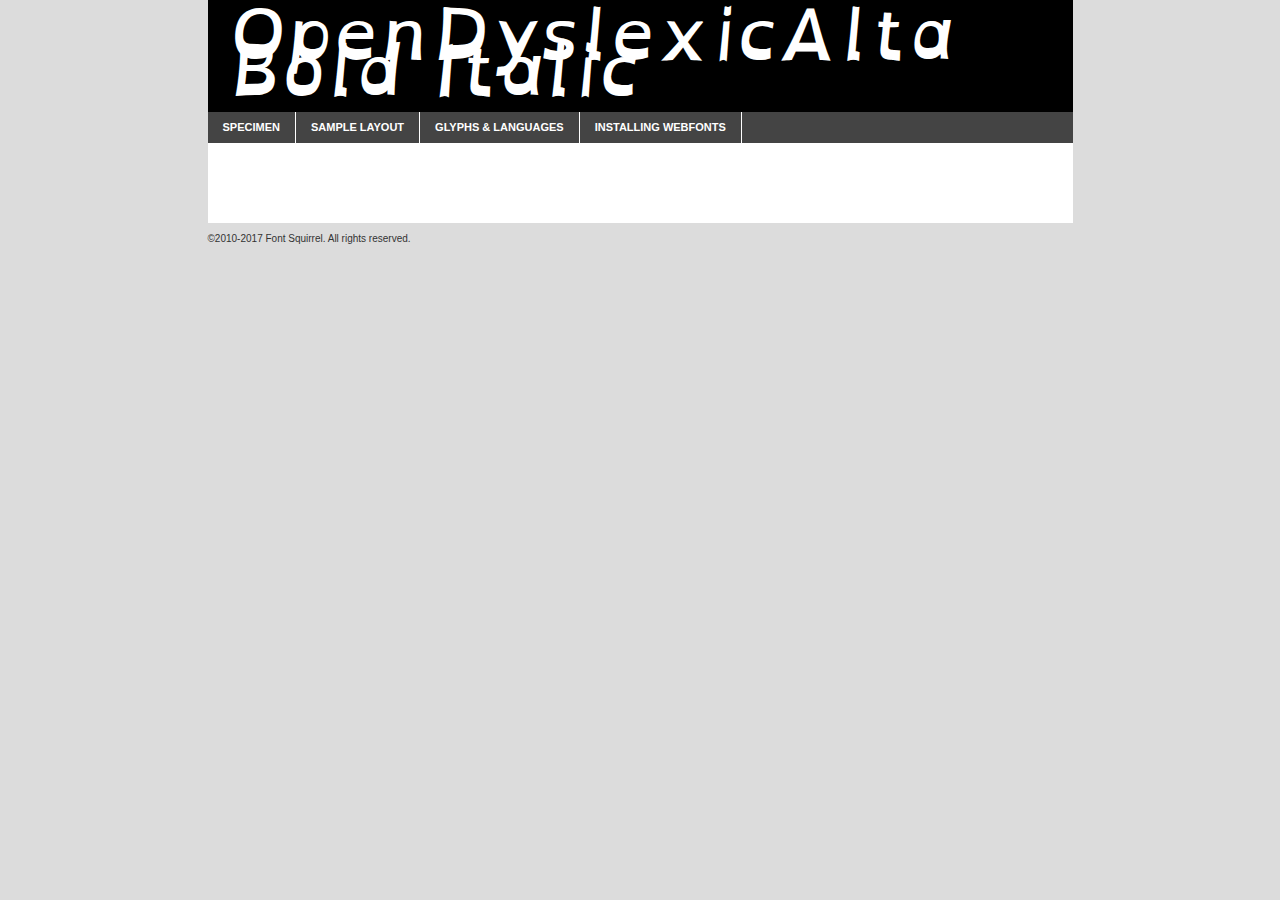
<file: tipo/opendyslexicalta-bolditalic-demo.html>
<!DOCTYPE html PUBLIC "-//W3C//DTD XHTML 1.0 Transitional//EN"
	"http://www.w3.org/TR/xhtml1/DTD/xhtml1-transitional.dtd">

<html xmlns="http://www.w3.org/1999/xhtml" xml:lang="en" lang="en">
<head>
	<meta http-equiv="Content-Type" content="text/html; charset=utf-8" />
	<script src="http://ajax.googleapis.com/ajax/libs/jquery/1.7.2/jquery.min.js" type="text/javascript" charset="utf-8"></script>
	<script type="text/javascript">
	(function($){$.fn.easyTabs=function(option){var param=jQuery.extend({fadeSpeed:"fast",defaultContent:1,activeClass:'active'},option);$(this).each(function(){var thisId="#"+this.id;if(param.defaultContent==''){param.defaultContent=1;}
	if(typeof param.defaultContent=="number")
	{var defaultTab=$(thisId+" .tabs li:eq("+(param.defaultContent-1)+") a").attr('href').substr(1);}else{var defaultTab=param.defaultContent;}
	$(thisId+" .tabs li a").each(function(){var tabToHide=$(this).attr('href').substr(1);$("#"+tabToHide).addClass('easytabs-tab-content');});hideAll();changeContent(defaultTab);function hideAll(){$(thisId+" .easytabs-tab-content").hide();}
	function changeContent(tabId){hideAll();$(thisId+" .tabs li").removeClass(param.activeClass);$(thisId+" .tabs li a[href=#"+tabId+"]").closest('li').addClass(param.activeClass);if(param.fadeSpeed!="none")
	{$(thisId+" #"+tabId).fadeIn(param.fadeSpeed);}else{$(thisId+" #"+tabId).show();}}
	$(thisId+" .tabs li").click(function(){var tabId=$(this).find('a').attr('href').substr(1);changeContent(tabId);return false;});});}})(jQuery);
	</script>
	<link rel="stylesheet" href="specimen_files/specimen_stylesheet.css" type="text/css" charset="utf-8" />
	<link rel="stylesheet" href="stylesheet.css" type="text/css" charset="utf-8" />

	<style type="text/css">
					body{
				font-family: 'opendyslexicaltabold_italic';
							}
		</style>

	<title>OpenDyslexicAlta Bold Italic Specimen</title>
	
	
	<script type="text/javascript" charset="utf-8">
		$(document).ready(function() {
			$('#container').easyTabs({defaultContent:1});
		});
	</script>
</head>

<body>
<div id="container">
	<div id="header">
		OpenDyslexicAlta Bold Italic	</div>
	<ul class="tabs">
		<li><a href="#specimen">Specimen</a></li>
		<li><a href="#layout">Sample Layout</a></li>
				<li><a href="#glyphs">Glyphs &amp; Languages</a></li>
		<li><a href="#installing">Installing Webfonts</a></li>
		
	</ul>
	
	<div id="main_content">

		
			<div id="specimen">
		
				<div class="section">
					<div class="grid12 firstcol">
						<div class="huge">AaBb</div>
					</div>
				</div>
		
				<div class="section">
					<div class="glyph_range">A&#x200B;B&#x200b;C&#x200b;D&#x200b;E&#x200b;F&#x200b;G&#x200b;H&#x200b;I&#x200b;J&#x200b;K&#x200b;L&#x200b;M&#x200b;N&#x200b;O&#x200b;P&#x200b;Q&#x200b;R&#x200b;S&#x200b;T&#x200b;U&#x200b;V&#x200b;W&#x200b;X&#x200b;Y&#x200b;Z&#x200b;a&#x200b;b&#x200b;c&#x200b;d&#x200b;e&#x200b;f&#x200b;g&#x200b;h&#x200b;i&#x200b;j&#x200b;k&#x200b;l&#x200b;m&#x200b;n&#x200b;o&#x200b;p&#x200b;q&#x200b;r&#x200b;s&#x200b;t&#x200b;u&#x200b;v&#x200b;w&#x200b;x&#x200b;y&#x200b;z&#x200b;1&#x200b;2&#x200b;3&#x200b;4&#x200b;5&#x200b;6&#x200b;7&#x200b;8&#x200b;9&#x200b;0&#x200b;&amp;&#x200b;.&#x200b;,&#x200b;?&#x200b;!&#x200b;&#64;&#x200b;(&#x200b;)&#x200b;#&#x200b;$&#x200b;%&#x200b;*&#x200b;+&#x200b;-&#x200b;=&#x200b;:&#x200b;;</div>
				</div>
				<div class="section">
					<div class="grid12 firstcol">
						<table class="sample_table">
							<tr><td>10</td><td class="size10">abcdefghijklmnopqrstuvwxyzABCDEFGHIJKLMNOPQRSTUVWXYZ0123456789abcdefghijklmnopqrstuvwxyzABCDEFGHIJKLMNOPQRSTUVWXYZ0123456789abcdefghijklmnopqrstuvwxyzABCDEFGHIJKLMNOPQRSTUVWXYZ</td></tr>
							<tr><td>11</td><td class="size11">abcdefghijklmnopqrstuvwxyzABCDEFGHIJKLMNOPQRSTUVWXYZ0123456789abcdefghijklmnopqrstuvwxyzABCDEFGHIJKLMNOPQRSTUVWXYZ0123456789abcdefghijklmnopqrstuvwxyzABCDEFGHIJKLMNOPQRSTUVWXYZ</td></tr>
							<tr><td>12</td><td class="size12">abcdefghijklmnopqrstuvwxyzABCDEFGHIJKLMNOPQRSTUVWXYZ0123456789abcdefghijklmnopqrstuvwxyzABCDEFGHIJKLMNOPQRSTUVWXYZ0123456789abcdefghijklmnopqrstuvwxyzABCDEFGHIJKLMNOPQRSTUVWXYZ</td></tr>
							<tr><td>13</td><td class="size13">abcdefghijklmnopqrstuvwxyzABCDEFGHIJKLMNOPQRSTUVWXYZ0123456789abcdefghijklmnopqrstuvwxyzABCDEFGHIJKLMNOPQRSTUVWXYZ0123456789abcdefghijklmnopqrstuvwxyzABCDEFGHIJKLMNOPQRSTUVWXYZ</td></tr>
							<tr><td>14</td><td class="size14">abcdefghijklmnopqrstuvwxyzABCDEFGHIJKLMNOPQRSTUVWXYZ0123456789abcdefghijklmnopqrstuvwxyzABCDEFGHIJKLMNOPQRSTUVWXYZ0123456789abcdefghijklmnopqrstuvwxyzABCDEFGHIJKLMNOPQRSTUVWXYZ</td></tr>
							<tr><td>16</td><td class="size16">abcdefghijklmnopqrstuvwxyzABCDEFGHIJKLMNOPQRSTUVWXYZ0123456789abcdefghijklmnopqrstuvwxyzABCDEFGHIJKLMNOPQRSTUVWXYZ</td></tr>
							<tr><td>18</td><td class="size18">abcdefghijklmnopqrstuvwxyzABCDEFGHIJKLMNOPQRSTUVWXYZ0123456789abcdefghijklmnopqrstuvwxyzABCDEFGHIJKLMNOPQRSTUVWXYZ</td></tr>
							<tr><td>20</td><td class="size20">abcdefghijklmnopqrstuvwxyzABCDEFGHIJKLMNOPQRSTUVWXYZ0123456789abcdefghijklmnopqrstuvwxyzABCDEFGHIJKLMNOPQRSTUVWXYZ</td></tr>
							<tr><td>24</td><td class="size24">abcdefghijklmnopqrstuvwxyzABCDEFGHIJKLMNOPQRSTUVWXYZ0123456789abcdefghijklmnopqrstuvwxyzABCDEFGHIJKLMNOPQRSTUVWXYZ</td></tr>
							<tr><td>30</td><td class="size30">abcdefghijklmnopqrstuvwxyzABCDEFGHIJKLMNOPQRSTUVWXYZ0123456789abcdefghijklmnopqrstuvwxyzABCDEFGHIJKLMNOPQRSTUVWXYZ</td></tr>
							<tr><td>36</td><td class="size36">abcdefghijklmnopqrstuvwxyzABCDEFGHIJKLMNOPQRSTUVWXYZ0123456789abcdefghijklmnopqrstuvwxyzABCDEFGHIJKLMNOPQRSTUVWXYZ</td></tr>
							<tr><td>48</td><td class="size48">abcdefghijklmnopqrstuvwxyzABCDEFGHIJKLMNOPQRSTUVWXYZ0123456789abcdefghijklmnopqrstuvwxyzABCDEFGHIJKLMNOPQRSTUVWXYZ</td></tr>
							<tr><td>60</td><td class="size60">abcdefghijklmnopqrstuvwxyzABCDEFGHIJKLMNOPQRSTUVWXYZ0123456789abcdefghijklmnopqrstuvwxyzABCDEFGHIJKLMNOPQRSTUVWXYZ</td></tr>
							<tr><td>72</td><td class="size72">abcdefghijklmnopqrstuvwxyzABCDEFGHIJKLMNOPQRSTUVWXYZ0123456789abcdefghijklmnopqrstuvwxyzABCDEFGHIJKLMNOPQRSTUVWXYZ</td></tr>
							<tr><td>90</td><td class="size90">abcdefghijklmnopqrstuvwxyzABCDEFGHIJKLMNOPQRSTUVWXYZ0123456789abcdefghijklmnopqrstuvwxyzABCDEFGHIJKLMNOPQRSTUVWXYZ</td></tr>
						</table>
				
					</div>
			
				</div>
		
		
		
								<div class="section" id="bodycomparison">


										<div id="xheight">
				<div class="fontbody">&#x25FC;&#x25FC;&#x25FC;&#x25FC;&#x25FC;&#x25FC;&#x25FC;&#x25FC;&#x25FC;&#x25FC;&#x25FC;&#x25FC;&#x25FC;&#x25FC;&#x25FC;&#x25FC;&#x25FC;&#x25FC;&#x25FC;&#x25FC;&#x25FC;&#x25FC;&#x25FC;&#x25FC;&#x25FC;&#x25FC;&#x25FC;&#x25FC;&#x25FC;&#x25FC;&#x25FC;&#x25FC;&#x25FC;&#x25FC;&#x25FC;&#x25FC;&#x25FC;&#x25FC;&#x25FC;&#x25FC;&#x25FC;&#x25FC;&#x25FC;&#x25FC;&#x25FC;&#x25FC;&#x25FC;&#x25FC;&#x25FC;&#x25FC;&#x25FC;&#x25FC;&#x25FC;&#x25FC;&#x25FC;&#x25FC;&#x25FC;&#x25FC;&#x25FC;&#x25FC;&#x25FC;&#x25FC;&#x25FC;&#x25FC;&#x25FC;&#x25FC;&#x25FC;&#x25FC;&#x25FC;&#x25FC;&#x25FC;&#x25FC;&#x25FC;&#x25FC;&#x25FC;&#x25FC;&#x25FC;&#x25FC;&#x25FC;&#x25FC;&#x25FC;&#x25FC;&#x25FC;&#x25FC;&#x25FC;&#x25FC;&#x25FC;&#x25FC;&#x25FC;&#x25FC;&#x25FC;&#x25FC;&#x25FC;&#x25FC;&#x25FC;&#x25FC;&#x25FC;&#x25FC;&#x25FC;body</div><div class="arialbody">body</div><div class="verdanabody">body</div><div class="georgiabody">body</div></div>
										<div class="fontbody" style="z-index:1">
											body<span>OpenDyslexicAlta Bold Italic</span>
										</div>
										<div class="arialbody" style="z-index:1">
											body<span>Arial</span>
										</div>
										<div class="verdanabody" style="z-index:1">
											body<span>Verdana</span>
										</div>
										<div class="georgiabody" style="z-index:1">
											body<span>Georgia</span>
										</div>



								</div>
		
		
				<div class="section psample psample_row1" id="">
					
					<div class="grid2 firstcol">
						<p class="size10"><span>10.</span>Aenean lacinia bibendum nulla sed consectetur. Fusce dapibus, tellus ac cursus commodo, tortor mauris condimentum nibh, ut fermentum massa justo sit amet risus. Nullam id dolor id nibh ultricies vehicula ut id elit. Cum sociis natoque penatibus et magnis dis parturient montes, nascetur ridiculus mus. Nulla vitae elit libero, a pharetra augue.</p>
			
					</div>
					<div class="grid3">
						<p class="size11"><span>11.</span>Aenean lacinia bibendum nulla sed consectetur. Fusce dapibus, tellus ac cursus commodo, tortor mauris condimentum nibh, ut fermentum massa justo sit amet risus. Nullam id dolor id nibh ultricies vehicula ut id elit. Cum sociis natoque penatibus et magnis dis parturient montes, nascetur ridiculus mus. Nulla vitae elit libero, a pharetra augue.</p>
			
					</div>
					<div class="grid3">
						<p class="size12"><span>12.</span>Aenean lacinia bibendum nulla sed consectetur. Fusce dapibus, tellus ac cursus commodo, tortor mauris condimentum nibh, ut fermentum massa justo sit amet risus. Nullam id dolor id nibh ultricies vehicula ut id elit. Cum sociis natoque penatibus et magnis dis parturient montes, nascetur ridiculus mus. Nulla vitae elit libero, a pharetra augue.</p>
			
					</div>
					<div class="grid4">
						<p class="size13"><span>13.</span>Aenean lacinia bibendum nulla sed consectetur. Fusce dapibus, tellus ac cursus commodo, tortor mauris condimentum nibh, ut fermentum massa justo sit amet risus. Nullam id dolor id nibh ultricies vehicula ut id elit. Cum sociis natoque penatibus et magnis dis parturient montes, nascetur ridiculus mus. Nulla vitae elit libero, a pharetra augue.</p>
			
					</div>
					<div class="white_blend"></div>
					
				</div>
				<div class="section psample psample_row2" id="">
					<div class="grid3 firstcol">
						<p class="size14"><span>14.</span>Aenean lacinia bibendum nulla sed consectetur. Fusce dapibus, tellus ac cursus commodo, tortor mauris condimentum nibh, ut fermentum massa justo sit amet risus. Nullam id dolor id nibh ultricies vehicula ut id elit. Cum sociis natoque penatibus et magnis dis parturient montes, nascetur ridiculus mus. Nulla vitae elit libero, a pharetra augue.</p>
			
					</div>
					<div class="grid4">
						<p class="size16"><span>16.</span>Aenean lacinia bibendum nulla sed consectetur. Fusce dapibus, tellus ac cursus commodo, tortor mauris condimentum nibh, ut fermentum massa justo sit amet risus. Nullam id dolor id nibh ultricies vehicula ut id elit. Cum sociis natoque penatibus et magnis dis parturient montes, nascetur ridiculus mus. Nulla vitae elit libero, a pharetra augue.</p>
			
					</div>
					<div class="grid5">
						<p class="size18"><span>18.</span>Aenean lacinia bibendum nulla sed consectetur. Fusce dapibus, tellus ac cursus commodo, tortor mauris condimentum nibh, ut fermentum massa justo sit amet risus. Nullam id dolor id nibh ultricies vehicula ut id elit. Cum sociis natoque penatibus et magnis dis parturient montes, nascetur ridiculus mus. Nulla vitae elit libero, a pharetra augue.</p>
			
					</div>

					<div class="white_blend"></div>

				</div>
				
				<div class="section psample psample_row3" id="">
					<div class="grid5 firstcol">
						<p class="size20"><span>20.</span>Aenean lacinia bibendum nulla sed consectetur. Fusce dapibus, tellus ac cursus commodo, tortor mauris condimentum nibh, ut fermentum massa justo sit amet risus. Nullam id dolor id nibh ultricies vehicula ut id elit. Cum sociis natoque penatibus et magnis dis parturient montes, nascetur ridiculus mus. Nulla vitae elit libero, a pharetra augue.</p>
					</div>
					<div class="grid7">
						<p class="size24"><span>24.</span>Aenean lacinia bibendum nulla sed consectetur. Fusce dapibus, tellus ac cursus commodo, tortor mauris condimentum nibh, ut fermentum massa justo sit amet risus. Nullam id dolor id nibh ultricies vehicula ut id elit. Cum sociis natoque penatibus et magnis dis parturient montes, nascetur ridiculus mus. Nulla vitae elit libero, a pharetra augue.</p>
					</div>
					
					<div class="white_blend"></div>
					
				</div>
				
				<div class="section psample psample_row4" id="">
					<div class="grid12 firstcol">
						<p class="size30"><span>30.</span>Aenean lacinia bibendum nulla sed consectetur. Fusce dapibus, tellus ac cursus commodo, tortor mauris condimentum nibh, ut fermentum massa justo sit amet risus. Nullam id dolor id nibh ultricies vehicula ut id elit. Cum sociis natoque penatibus et magnis dis parturient montes, nascetur ridiculus mus. Nulla vitae elit libero, a pharetra augue.</p>
					</div>
					<div class="white_blend"></div>
					
				</div>
				
				
				
				<div class="section psample psample_row1 fullreverse">
					<div class="grid2 firstcol">
						<p class="size10"><span>10.</span>Aenean lacinia bibendum nulla sed consectetur. Fusce dapibus, tellus ac cursus commodo, tortor mauris condimentum nibh, ut fermentum massa justo sit amet risus. Nullam id dolor id nibh ultricies vehicula ut id elit. Cum sociis natoque penatibus et magnis dis parturient montes, nascetur ridiculus mus. Nulla vitae elit libero, a pharetra augue.</p>
			
					</div>
					<div class="grid3">
						<p class="size11"><span>11.</span>Aenean lacinia bibendum nulla sed consectetur. Fusce dapibus, tellus ac cursus commodo, tortor mauris condimentum nibh, ut fermentum massa justo sit amet risus. Nullam id dolor id nibh ultricies vehicula ut id elit. Cum sociis natoque penatibus et magnis dis parturient montes, nascetur ridiculus mus. Nulla vitae elit libero, a pharetra augue.</p>
			
					</div>
					<div class="grid3">
						<p class="size12"><span>12.</span>Aenean lacinia bibendum nulla sed consectetur. Fusce dapibus, tellus ac cursus commodo, tortor mauris condimentum nibh, ut fermentum massa justo sit amet risus. Nullam id dolor id nibh ultricies vehicula ut id elit. Cum sociis natoque penatibus et magnis dis parturient montes, nascetur ridiculus mus. Nulla vitae elit libero, a pharetra augue.</p>
			
					</div>
					<div class="grid4">
						<p class="size13"><span>13.</span>Aenean lacinia bibendum nulla sed consectetur. Fusce dapibus, tellus ac cursus commodo, tortor mauris condimentum nibh, ut fermentum massa justo sit amet risus. Nullam id dolor id nibh ultricies vehicula ut id elit. Cum sociis natoque penatibus et magnis dis parturient montes, nascetur ridiculus mus. Nulla vitae elit libero, a pharetra augue.</p>
			
					</div>
					<div class="black_blend"></div>
					
				</div>
				
				<div class="section psample psample_row2 fullreverse">
					<div class="grid3 firstcol">
						<p class="size14"><span>14.</span>Aenean lacinia bibendum nulla sed consectetur. Fusce dapibus, tellus ac cursus commodo, tortor mauris condimentum nibh, ut fermentum massa justo sit amet risus. Nullam id dolor id nibh ultricies vehicula ut id elit. Cum sociis natoque penatibus et magnis dis parturient montes, nascetur ridiculus mus. Nulla vitae elit libero, a pharetra augue.</p>
			
					</div>
					<div class="grid4">
						<p class="size16"><span>16.</span>Aenean lacinia bibendum nulla sed consectetur. Fusce dapibus, tellus ac cursus commodo, tortor mauris condimentum nibh, ut fermentum massa justo sit amet risus. Nullam id dolor id nibh ultricies vehicula ut id elit. Cum sociis natoque penatibus et magnis dis parturient montes, nascetur ridiculus mus. Nulla vitae elit libero, a pharetra augue.</p>
			
					</div>
					<div class="grid5">
						<p class="size18"><span>18.</span>Aenean lacinia bibendum nulla sed consectetur. Fusce dapibus, tellus ac cursus commodo, tortor mauris condimentum nibh, ut fermentum massa justo sit amet risus. Nullam id dolor id nibh ultricies vehicula ut id elit. Cum sociis natoque penatibus et magnis dis parturient montes, nascetur ridiculus mus. Nulla vitae elit libero, a pharetra augue.</p>
			
					</div>
					<div class="black_blend"></div>

				</div>
				
				<div class="section psample fullreverse psample_row3" id="">
					<div class="grid5 firstcol">
						<p class="size20"><span>20.</span>Aenean lacinia bibendum nulla sed consectetur. Fusce dapibus, tellus ac cursus commodo, tortor mauris condimentum nibh, ut fermentum massa justo sit amet risus. Nullam id dolor id nibh ultricies vehicula ut id elit. Cum sociis natoque penatibus et magnis dis parturient montes, nascetur ridiculus mus. Nulla vitae elit libero, a pharetra augue.</p>
					</div>
					<div class="grid7">
						<p class="size24"><span>24.</span>Aenean lacinia bibendum nulla sed consectetur. Fusce dapibus, tellus ac cursus commodo, tortor mauris condimentum nibh, ut fermentum massa justo sit amet risus. Nullam id dolor id nibh ultricies vehicula ut id elit. Cum sociis natoque penatibus et magnis dis parturient montes, nascetur ridiculus mus. Nulla vitae elit libero, a pharetra augue.</p>
					</div>
					
					<div class="black_blend"></div>
					
				</div>
				
				<div class="section psample fullreverse psample_row4" id="" style="border-bottom: 20px #000 solid;">
					<div class="grid12 firstcol">
						<p class="size30"><span>30.</span>Aenean lacinia bibendum nulla sed consectetur. Fusce dapibus, tellus ac cursus commodo, tortor mauris condimentum nibh, ut fermentum massa justo sit amet risus. Nullam id dolor id nibh ultricies vehicula ut id elit. Cum sociis natoque penatibus et magnis dis parturient montes, nascetur ridiculus mus. Nulla vitae elit libero, a pharetra augue.</p>
					</div>
					<div class="black_blend"></div>
					
				</div>
				
				
				
				
			</div>
			
			<div id="layout">
				
				<div class="section">
					
					<div class="grid12 firstcol">
						<h1>Lorem Ipsum Dolor</h1>
						<h2>Etiam porta sem malesuada magna mollis euismod</h2>
						
						<p class="byline">By <a href="#link">Aenean Lacinia</a></p>
					</div>
				</div>
				<div class="section">
					<div class="grid8 firstcol">
						<p class="large">Donec sed odio dui. Morbi leo risus, porta ac consectetur ac, vestibulum at eros. Fusce dapibus, tellus ac cursus commodo, tortor mauris condimentum nibh, ut fermentum massa justo sit amet risus. </p>

						
						<h3>Pellentesque ornare sem</h3>

						<p>Maecenas sed diam eget risus varius blandit sit amet non magna. Maecenas faucibus mollis interdum. Donec ullamcorper nulla non metus auctor fringilla. Nullam id dolor id nibh ultricies vehicula ut id elit. Nullam id dolor id nibh ultricies vehicula ut id elit. </p>

						<p>Aenean eu leo quam. Pellentesque ornare sem lacinia quam venenatis vestibulum. Lorem ipsum dolor sit amet, consectetur adipiscing elit. Cum sociis natoque penatibus et magnis dis parturient montes, nascetur ridiculus mus. </p>

						<p>Nulla vitae elit libero, a pharetra augue. Praesent commodo cursus magna, vel scelerisque nisl consectetur et. Aenean lacinia bibendum nulla sed consectetur. </p>

						<p>Nullam quis risus eget urna mollis ornare vel eu leo. Nullam quis risus eget urna mollis ornare vel eu leo. Maecenas sed diam eget risus varius blandit sit amet non magna. Donec ullamcorper nulla non metus auctor fringilla. </p>

						<h3>Cras mattis consectetur</h3>

						<p>Aenean eu leo quam. Pellentesque ornare sem lacinia quam venenatis vestibulum. Aenean lacinia bibendum nulla sed consectetur. Integer posuere erat a ante venenatis dapibus posuere velit aliquet. Cras mattis consectetur purus sit amet fermentum. </p>

						<p>Nullam id dolor id nibh ultricies vehicula ut id elit. Nullam quis risus eget urna mollis ornare vel eu leo. Cras mattis consectetur purus sit amet fermentum.</p>
					</div>
					
					<div class="grid4 sidebar">
						
						<div class="box reverse">
							<p class="last">Nullam quis risus eget urna mollis ornare vel eu leo. Donec ullamcorper nulla non metus auctor fringilla. Cras mattis consectetur purus sit amet fermentum. Sed posuere consectetur est at lobortis. Lorem ipsum dolor sit amet, consectetur adipiscing elit. </p>
						</div>
						
						<p class="caption">Maecenas sed diam eget risus varius.</p>

						<p>Vestibulum id ligula porta felis euismod semper. Integer posuere erat a ante venenatis dapibus posuere velit aliquet. Vestibulum id ligula porta felis euismod semper. Sed posuere consectetur est at lobortis. Maecenas sed diam eget risus varius blandit sit amet non magna. Fusce dapibus, tellus ac cursus commodo, tortor mauris condimentum nibh, ut fermentum massa justo sit amet risus. </p>

					

						<p>Duis mollis, est non commodo luctus, nisi erat porttitor ligula, eget lacinia odio sem nec elit. Aenean lacinia bibendum nulla sed consectetur. Vivamus sagittis lacus vel augue laoreet rutrum faucibus dolor auctor. Aenean lacinia bibendum nulla sed consectetur. Nullam quis risus eget urna mollis ornare vel eu leo. </p>

						<p>Praesent commodo cursus magna, vel scelerisque nisl consectetur et. Donec ullamcorper nulla non metus auctor fringilla. Maecenas faucibus mollis interdum. Fusce dapibus, tellus ac cursus commodo, tortor mauris condimentum nibh, ut fermentum massa justo sit amet risus. </p>

					</div>
				</div>
				
			</div>


			



		<div id="glyphs">
			<div class="section">
				<div class="grid12 firstcol">
			
				<h1>Language Support</h1>
				<p>The subset of OpenDyslexicAlta Bold Italic in this kit supports the following languages:<br />
			
					Albanian, Basque, Breton, Chamorro, Danish, Dutch, English, Faroese, Finnish, French, Frisian, Galician, German, Icelandic, Italian, Malagasy, Norwegian, Portuguese, Spanish, Swedish, Alsatian, Aragonese, Arapaho, Arrernte, Asturian, Aymara, Bislama, Cebuano, Corsican, Fijian, French_creole, Genoese, Gilbertese, Greenlandic, Haitian_creole, Hiligaynon, Hmong, Hopi, Ibanag, Iloko_ilokano, Indonesian, Interglossa_glosa, Interlingua, Irish_gaelic, Jerriais, Lojban, Lombard, Luxembourgeois, Manx, Mohawk, Norfolk_pitcairnese, Occitan, Oromo, Pangasinan, Papiamento, Piedmontese, Potawatomi, Rhaeto-romance, Romansh, Rotokas, Sami_lule, Samoan, Sardinian, Scots_gaelic, Seychelles_creole, Shona, Sicilian, Somali, Southern_ndebele, Swahili, Swati_swazi, Tagalog_filipino_pilipino, Tetum, Tok_pisin, Uyghur_latinized, Volapuk, Walloon, Warlpiri, Xhosa, Yapese, Zulu, Latinbasic, Ubasic, Demo				</p>
				<h1>Glyph Chart</h1>
				<p>The subset of OpenDyslexicAlta Bold Italic in this kit includes all the glyphs listed below. Unicode entities are included above each glyph to help you insert individual characters into your layout.</p>
				<div id="glyph_chart">
			
																														 <div><p>&amp;#32;</p>&#32;</div>
																				 <div><p>&amp;#33;</p>&#33;</div>
																				 <div><p>&amp;#34;</p>&#34;</div>
																				 <div><p>&amp;#35;</p>&#35;</div>
																				 <div><p>&amp;#36;</p>&#36;</div>
																				 <div><p>&amp;#37;</p>&#37;</div>
																				 <div><p>&amp;#38;</p>&#38;</div>
																				 <div><p>&amp;#39;</p>&#39;</div>
																				 <div><p>&amp;#40;</p>&#40;</div>
																				 <div><p>&amp;#41;</p>&#41;</div>
																				 <div><p>&amp;#42;</p>&#42;</div>
																				 <div><p>&amp;#43;</p>&#43;</div>
																				 <div><p>&amp;#44;</p>&#44;</div>
																				 <div><p>&amp;#45;</p>&#45;</div>
																				 <div><p>&amp;#46;</p>&#46;</div>
																				 <div><p>&amp;#47;</p>&#47;</div>
																				 <div><p>&amp;#48;</p>&#48;</div>
																				 <div><p>&amp;#49;</p>&#49;</div>
																				 <div><p>&amp;#50;</p>&#50;</div>
																				 <div><p>&amp;#51;</p>&#51;</div>
																				 <div><p>&amp;#52;</p>&#52;</div>
																				 <div><p>&amp;#53;</p>&#53;</div>
																				 <div><p>&amp;#54;</p>&#54;</div>
																				 <div><p>&amp;#55;</p>&#55;</div>
																				 <div><p>&amp;#56;</p>&#56;</div>
																				 <div><p>&amp;#57;</p>&#57;</div>
																				 <div><p>&amp;#58;</p>&#58;</div>
																				 <div><p>&amp;#59;</p>&#59;</div>
																				 <div><p>&amp;#60;</p>&#60;</div>
																				 <div><p>&amp;#61;</p>&#61;</div>
																				 <div><p>&amp;#62;</p>&#62;</div>
																				 <div><p>&amp;#63;</p>&#63;</div>
																				 <div><p>&amp;#64;</p>&#64;</div>
																				 <div><p>&amp;#65;</p>&#65;</div>
																				 <div><p>&amp;#66;</p>&#66;</div>
																				 <div><p>&amp;#67;</p>&#67;</div>
																				 <div><p>&amp;#68;</p>&#68;</div>
																				 <div><p>&amp;#69;</p>&#69;</div>
																				 <div><p>&amp;#70;</p>&#70;</div>
																				 <div><p>&amp;#71;</p>&#71;</div>
																				 <div><p>&amp;#72;</p>&#72;</div>
																				 <div><p>&amp;#73;</p>&#73;</div>
																				 <div><p>&amp;#74;</p>&#74;</div>
																				 <div><p>&amp;#75;</p>&#75;</div>
																				 <div><p>&amp;#76;</p>&#76;</div>
																				 <div><p>&amp;#77;</p>&#77;</div>
																				 <div><p>&amp;#78;</p>&#78;</div>
																				 <div><p>&amp;#79;</p>&#79;</div>
																				 <div><p>&amp;#80;</p>&#80;</div>
																				 <div><p>&amp;#81;</p>&#81;</div>
																				 <div><p>&amp;#82;</p>&#82;</div>
																				 <div><p>&amp;#83;</p>&#83;</div>
																				 <div><p>&amp;#84;</p>&#84;</div>
																				 <div><p>&amp;#85;</p>&#85;</div>
																				 <div><p>&amp;#86;</p>&#86;</div>
																				 <div><p>&amp;#87;</p>&#87;</div>
																				 <div><p>&amp;#88;</p>&#88;</div>
																				 <div><p>&amp;#89;</p>&#89;</div>
																				 <div><p>&amp;#90;</p>&#90;</div>
																				 <div><p>&amp;#91;</p>&#91;</div>
																				 <div><p>&amp;#92;</p>&#92;</div>
																				 <div><p>&amp;#93;</p>&#93;</div>
																				 <div><p>&amp;#94;</p>&#94;</div>
																				 <div><p>&amp;#95;</p>&#95;</div>
																				 <div><p>&amp;#96;</p>&#96;</div>
																				 <div><p>&amp;#97;</p>&#97;</div>
																				 <div><p>&amp;#98;</p>&#98;</div>
																				 <div><p>&amp;#99;</p>&#99;</div>
																				 <div><p>&amp;#100;</p>&#100;</div>
																				 <div><p>&amp;#101;</p>&#101;</div>
																				 <div><p>&amp;#102;</p>&#102;</div>
																				 <div><p>&amp;#103;</p>&#103;</div>
																				 <div><p>&amp;#104;</p>&#104;</div>
																				 <div><p>&amp;#105;</p>&#105;</div>
																				 <div><p>&amp;#106;</p>&#106;</div>
																				 <div><p>&amp;#107;</p>&#107;</div>
																				 <div><p>&amp;#108;</p>&#108;</div>
																				 <div><p>&amp;#109;</p>&#109;</div>
																				 <div><p>&amp;#110;</p>&#110;</div>
																				 <div><p>&amp;#111;</p>&#111;</div>
																				 <div><p>&amp;#112;</p>&#112;</div>
																				 <div><p>&amp;#113;</p>&#113;</div>
																				 <div><p>&amp;#114;</p>&#114;</div>
																				 <div><p>&amp;#115;</p>&#115;</div>
																				 <div><p>&amp;#116;</p>&#116;</div>
																				 <div><p>&amp;#117;</p>&#117;</div>
																				 <div><p>&amp;#118;</p>&#118;</div>
																				 <div><p>&amp;#119;</p>&#119;</div>
																				 <div><p>&amp;#120;</p>&#120;</div>
																				 <div><p>&amp;#121;</p>&#121;</div>
																				 <div><p>&amp;#122;</p>&#122;</div>
																				 <div><p>&amp;#123;</p>&#123;</div>
																				 <div><p>&amp;#124;</p>&#124;</div>
																				 <div><p>&amp;#125;</p>&#125;</div>
																				 <div><p>&amp;#126;</p>&#126;</div>
																				 <div><p>&amp;#160;</p>&#160;</div>
																				 <div><p>&amp;#161;</p>&#161;</div>
																				 <div><p>&amp;#162;</p>&#162;</div>
																				 <div><p>&amp;#163;</p>&#163;</div>
																				 <div><p>&amp;#164;</p>&#164;</div>
																				 <div><p>&amp;#165;</p>&#165;</div>
																				 <div><p>&amp;#166;</p>&#166;</div>
																				 <div><p>&amp;#167;</p>&#167;</div>
																				 <div><p>&amp;#168;</p>&#168;</div>
																				 <div><p>&amp;#169;</p>&#169;</div>
																				 <div><p>&amp;#170;</p>&#170;</div>
																				 <div><p>&amp;#171;</p>&#171;</div>
																				 <div><p>&amp;#172;</p>&#172;</div>
																				 <div><p>&amp;#173;</p>&#173;</div>
																				 <div><p>&amp;#174;</p>&#174;</div>
																				 <div><p>&amp;#175;</p>&#175;</div>
																				 <div><p>&amp;#176;</p>&#176;</div>
																				 <div><p>&amp;#177;</p>&#177;</div>
																				 <div><p>&amp;#178;</p>&#178;</div>
																				 <div><p>&amp;#179;</p>&#179;</div>
																				 <div><p>&amp;#180;</p>&#180;</div>
																				 <div><p>&amp;#181;</p>&#181;</div>
																				 <div><p>&amp;#182;</p>&#182;</div>
																				 <div><p>&amp;#183;</p>&#183;</div>
																				 <div><p>&amp;#184;</p>&#184;</div>
																				 <div><p>&amp;#185;</p>&#185;</div>
																				 <div><p>&amp;#186;</p>&#186;</div>
																				 <div><p>&amp;#187;</p>&#187;</div>
																				 <div><p>&amp;#188;</p>&#188;</div>
																				 <div><p>&amp;#189;</p>&#189;</div>
																				 <div><p>&amp;#190;</p>&#190;</div>
																				 <div><p>&amp;#191;</p>&#191;</div>
																				 <div><p>&amp;#192;</p>&#192;</div>
																				 <div><p>&amp;#193;</p>&#193;</div>
																				 <div><p>&amp;#194;</p>&#194;</div>
																				 <div><p>&amp;#195;</p>&#195;</div>
																				 <div><p>&amp;#196;</p>&#196;</div>
																				 <div><p>&amp;#197;</p>&#197;</div>
																				 <div><p>&amp;#198;</p>&#198;</div>
																				 <div><p>&amp;#199;</p>&#199;</div>
																				 <div><p>&amp;#200;</p>&#200;</div>
																				 <div><p>&amp;#201;</p>&#201;</div>
																				 <div><p>&amp;#202;</p>&#202;</div>
																				 <div><p>&amp;#203;</p>&#203;</div>
																				 <div><p>&amp;#204;</p>&#204;</div>
																				 <div><p>&amp;#205;</p>&#205;</div>
																				 <div><p>&amp;#206;</p>&#206;</div>
																				 <div><p>&amp;#207;</p>&#207;</div>
																				 <div><p>&amp;#208;</p>&#208;</div>
																				 <div><p>&amp;#209;</p>&#209;</div>
																				 <div><p>&amp;#210;</p>&#210;</div>
																				 <div><p>&amp;#211;</p>&#211;</div>
																				 <div><p>&amp;#212;</p>&#212;</div>
																				 <div><p>&amp;#213;</p>&#213;</div>
																				 <div><p>&amp;#214;</p>&#214;</div>
																				 <div><p>&amp;#215;</p>&#215;</div>
																				 <div><p>&amp;#216;</p>&#216;</div>
																				 <div><p>&amp;#217;</p>&#217;</div>
																				 <div><p>&amp;#218;</p>&#218;</div>
																				 <div><p>&amp;#219;</p>&#219;</div>
																				 <div><p>&amp;#220;</p>&#220;</div>
																				 <div><p>&amp;#221;</p>&#221;</div>
																				 <div><p>&amp;#222;</p>&#222;</div>
																				 <div><p>&amp;#223;</p>&#223;</div>
																				 <div><p>&amp;#224;</p>&#224;</div>
																				 <div><p>&amp;#225;</p>&#225;</div>
																				 <div><p>&amp;#226;</p>&#226;</div>
																				 <div><p>&amp;#227;</p>&#227;</div>
																				 <div><p>&amp;#228;</p>&#228;</div>
																				 <div><p>&amp;#229;</p>&#229;</div>
																				 <div><p>&amp;#230;</p>&#230;</div>
																				 <div><p>&amp;#231;</p>&#231;</div>
																				 <div><p>&amp;#232;</p>&#232;</div>
																				 <div><p>&amp;#233;</p>&#233;</div>
																				 <div><p>&amp;#234;</p>&#234;</div>
																				 <div><p>&amp;#235;</p>&#235;</div>
																				 <div><p>&amp;#236;</p>&#236;</div>
																				 <div><p>&amp;#237;</p>&#237;</div>
																				 <div><p>&amp;#238;</p>&#238;</div>
																				 <div><p>&amp;#239;</p>&#239;</div>
																				 <div><p>&amp;#240;</p>&#240;</div>
																				 <div><p>&amp;#241;</p>&#241;</div>
																				 <div><p>&amp;#242;</p>&#242;</div>
																				 <div><p>&amp;#243;</p>&#243;</div>
																				 <div><p>&amp;#244;</p>&#244;</div>
																				 <div><p>&amp;#245;</p>&#245;</div>
																				 <div><p>&amp;#246;</p>&#246;</div>
																				 <div><p>&amp;#247;</p>&#247;</div>
																				 <div><p>&amp;#248;</p>&#248;</div>
																				 <div><p>&amp;#249;</p>&#249;</div>
																				 <div><p>&amp;#250;</p>&#250;</div>
																				 <div><p>&amp;#251;</p>&#251;</div>
																				 <div><p>&amp;#252;</p>&#252;</div>
																				 <div><p>&amp;#253;</p>&#253;</div>
																				 <div><p>&amp;#254;</p>&#254;</div>
																				 <div><p>&amp;#255;</p>&#255;</div>
																				 <div><p>&amp;#338;</p>&#338;</div>
																				 <div><p>&amp;#339;</p>&#339;</div>
																				 <div><p>&amp;#376;</p>&#376;</div>
																				 <div><p>&amp;#710;</p>&#710;</div>
																				 <div><p>&amp;#732;</p>&#732;</div>
																				 <div><p>&amp;#8192;</p>&#8192;</div>
																				 <div><p>&amp;#8193;</p>&#8193;</div>
																				 <div><p>&amp;#8194;</p>&#8194;</div>
																				 <div><p>&amp;#8195;</p>&#8195;</div>
																				 <div><p>&amp;#8196;</p>&#8196;</div>
																				 <div><p>&amp;#8197;</p>&#8197;</div>
																				 <div><p>&amp;#8198;</p>&#8198;</div>
																				 <div><p>&amp;#8199;</p>&#8199;</div>
																				 <div><p>&amp;#8200;</p>&#8200;</div>
																				 <div><p>&amp;#8201;</p>&#8201;</div>
																				 <div><p>&amp;#8202;</p>&#8202;</div>
																				 <div><p>&amp;#8208;</p>&#8208;</div>
																				 <div><p>&amp;#8209;</p>&#8209;</div>
																				 <div><p>&amp;#8210;</p>&#8210;</div>
																				 <div><p>&amp;#8211;</p>&#8211;</div>
																				 <div><p>&amp;#8212;</p>&#8212;</div>
																				 <div><p>&amp;#8216;</p>&#8216;</div>
																				 <div><p>&amp;#8217;</p>&#8217;</div>
																				 <div><p>&amp;#8218;</p>&#8218;</div>
																				 <div><p>&amp;#8220;</p>&#8220;</div>
																				 <div><p>&amp;#8221;</p>&#8221;</div>
																				 <div><p>&amp;#8222;</p>&#8222;</div>
																				 <div><p>&amp;#8226;</p>&#8226;</div>
																				 <div><p>&amp;#8230;</p>&#8230;</div>
																				 <div><p>&amp;#8239;</p>&#8239;</div>
																				 <div><p>&amp;#8249;</p>&#8249;</div>
																				 <div><p>&amp;#8250;</p>&#8250;</div>
																				 <div><p>&amp;#8287;</p>&#8287;</div>
																				 <div><p>&amp;#8364;</p>&#8364;</div>
																				 <div><p>&amp;#8482;</p>&#8482;</div>
																				 <div><p>&amp;#9724;</p>&#9724;</div>
																				 <div><p>&amp;#64257;</p>&#64257;</div>
																				 <div><p>&amp;#64258;</p>&#64258;</div>
																																																</div>	
				</div>
		
		
			</div>
		</div>
		
		
		<div id="specs">
			
		</div>
	
		<div id="installing">
			<div class="section">
				<div class="grid7 firstcol">
					<h1>Installing Webfonts</h1>
					
					<p>Webfonts are supported by all major browser platforms but not all in the same way. There are currently four different font formats that must be included in order to target all browsers. This includes TTF, WOFF, EOT and SVG.</p>
					
					<h2>1. Upload your webfonts</h2>
					<p>You must upload your webfont kit to your website. They should be in or near the same directory as your CSS files.</p>
					
					<h2>2. Include the webfont stylesheet</h2>
					<p>A special CSS @font-face declaration helps the various browsers select the appropriate font it needs without causing you a bunch of headaches. Learn more about this syntax by reading the <a href="https://www.fontspring.com/blog/further-hardening-of-the-bulletproof-syntax">Fontspring blog post</a> about it. The code for it is as follows:</p>


<code>
@font-face{ 
	font-family: 'MyWebFont';
	src: url('WebFont.eot');
	src: url('WebFont.eot?#iefix') format('embedded-opentype'),
	     url('WebFont.woff') format('woff'),
	     url('WebFont.ttf') format('truetype'),
	     url('WebFont.svg#webfont') format('svg');
}
</code>

	<p>We've already gone ahead and generated the code for you. All you have to do is link to the stylesheet in your HTML, like this:</p>
	<code>&lt;link rel=&quot;stylesheet&quot; href=&quot;stylesheet.css&quot; type=&quot;text/css&quot; charset=&quot;utf-8&quot; /&gt;</code>

					<h2>3. Modify your own stylesheet</h2>
					<p>To take advantage of your new fonts, you must tell your stylesheet to use them. Look at the original @font-face declaration above and find the property called "font-family." The name linked there will be what you use to reference the font. Prepend that webfont name to the font stack in the "font-family" property, inside the selector you want to change. For example:</p>
<code>p { font-family: 'WebFont', Arial, sans-serif; }</code>

<h2>4. Test</h2>
<p>Getting webfonts to work cross-browser <em>can</em> be tricky. Use the information in the sidebar to help you if you find that fonts aren't loading in a particular browser.</p>
				</div>
				
				<div class="grid5 sidebar">
					<div class="box">
						<h2>Troubleshooting<br />Font-Face Problems</h2>
						<p>Having trouble getting your webfonts to load in your new website? Here are some tips to sort out what might be the problem.</p>

						<h3>Fonts not showing in any browser</h3>

						<p>This sounds like you need to work on the plumbing. You either did not upload the fonts to the correct directory, or you did not link the fonts properly in the CSS. If you've confirmed that all this is correct and you still have a problem, take a look at your .htaccess file and see if requests are getting intercepted.</p>

						<h3>Fonts not loading in iPhone or iPad</h3>

						<p>The most common problem here is that you are serving the fonts from an IIS server. IIS refuses to serve files that have unknown MIME types. If that is the case, you must set the MIME type for SVG to "image/svg+xml" in the server settings. Follow these instructions from Microsoft if you need help.</p>

						<h3>Fonts not loading in Firefox</h3>

						<p>The primary reason for this failure? You are still using a version Firefox older than 3.5. So upgrade already! If that isn't it, then you are very likely serving fonts from a different domain. Firefox requires that all font assets be served from the same domain. Lastly it is possible that you need to add WOFF to your list of MIME types (if you are serving via IIS.)</p>

						<h3>Fonts not loading in IE</h3>

						<p>Are you looking at Internet Explorer on an actual Windows machine or are you cheating by using a service like Adobe BrowserLab? Many of these screenshot services do not render @font-face for IE. Best to test it on a real machine.</p>

						<h3>Fonts not loading in IE9</h3>

						<p>IE9, like Firefox, requires that fonts be served from the same domain as the website. Make sure that is the case.</p>
					</div>
				</div>
			</div>
			
		</div>
	
	</div>
	<div id="footer">
		<p>&copy;2010-2017 Font Squirrel. All rights reserved.</p>
	</div>
</div>
</body>
</html>
</file>
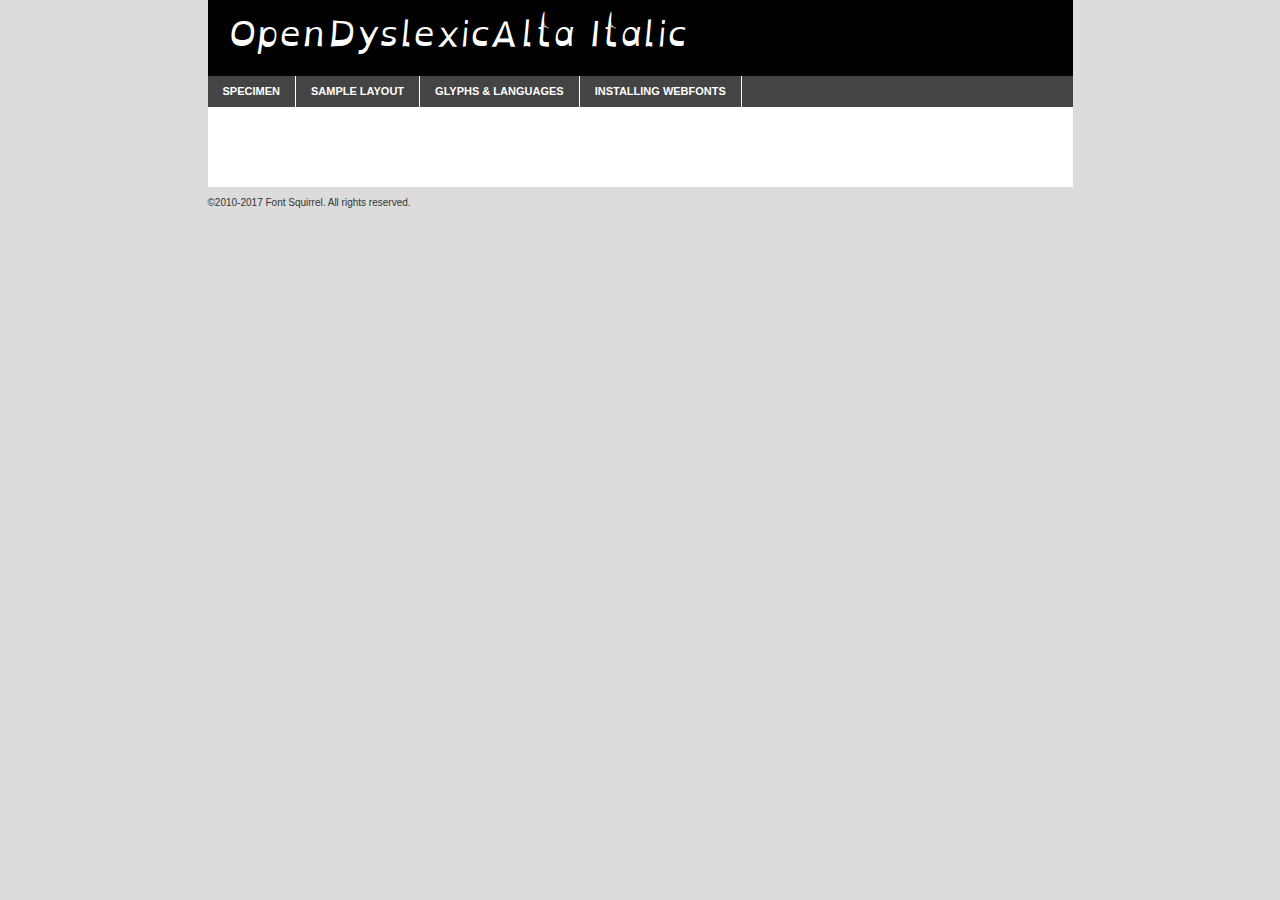
<file: tipo/opendyslexicalta-italic-demo.html>
<!DOCTYPE html PUBLIC "-//W3C//DTD XHTML 1.0 Transitional//EN"
	"http://www.w3.org/TR/xhtml1/DTD/xhtml1-transitional.dtd">

<html xmlns="http://www.w3.org/1999/xhtml" xml:lang="en" lang="en">
<head>
	<meta http-equiv="Content-Type" content="text/html; charset=utf-8" />
	<script src="http://ajax.googleapis.com/ajax/libs/jquery/1.7.2/jquery.min.js" type="text/javascript" charset="utf-8"></script>
	<script type="text/javascript">
	(function($){$.fn.easyTabs=function(option){var param=jQuery.extend({fadeSpeed:"fast",defaultContent:1,activeClass:'active'},option);$(this).each(function(){var thisId="#"+this.id;if(param.defaultContent==''){param.defaultContent=1;}
	if(typeof param.defaultContent=="number")
	{var defaultTab=$(thisId+" .tabs li:eq("+(param.defaultContent-1)+") a").attr('href').substr(1);}else{var defaultTab=param.defaultContent;}
	$(thisId+" .tabs li a").each(function(){var tabToHide=$(this).attr('href').substr(1);$("#"+tabToHide).addClass('easytabs-tab-content');});hideAll();changeContent(defaultTab);function hideAll(){$(thisId+" .easytabs-tab-content").hide();}
	function changeContent(tabId){hideAll();$(thisId+" .tabs li").removeClass(param.activeClass);$(thisId+" .tabs li a[href=#"+tabId+"]").closest('li').addClass(param.activeClass);if(param.fadeSpeed!="none")
	{$(thisId+" #"+tabId).fadeIn(param.fadeSpeed);}else{$(thisId+" #"+tabId).show();}}
	$(thisId+" .tabs li").click(function(){var tabId=$(this).find('a').attr('href').substr(1);changeContent(tabId);return false;});});}})(jQuery);
	</script>
	<link rel="stylesheet" href="specimen_files/specimen_stylesheet.css" type="text/css" charset="utf-8" />
	<link rel="stylesheet" href="stylesheet.css" type="text/css" charset="utf-8" />

	<style type="text/css">
					body{
				font-family: 'opendyslexicaltaitalic';
							}
		</style>

	<title>OpenDyslexicAlta Italic Specimen</title>
	
	
	<script type="text/javascript" charset="utf-8">
		$(document).ready(function() {
			$('#container').easyTabs({defaultContent:1});
		});
	</script>
</head>

<body>
<div id="container">
	<div id="header">
		OpenDyslexicAlta Italic	</div>
	<ul class="tabs">
		<li><a href="#specimen">Specimen</a></li>
		<li><a href="#layout">Sample Layout</a></li>
				<li><a href="#glyphs">Glyphs &amp; Languages</a></li>
		<li><a href="#installing">Installing Webfonts</a></li>
		
	</ul>
	
	<div id="main_content">

		
			<div id="specimen">
		
				<div class="section">
					<div class="grid12 firstcol">
						<div class="huge">AaBb</div>
					</div>
				</div>
		
				<div class="section">
					<div class="glyph_range">A&#x200B;B&#x200b;C&#x200b;D&#x200b;E&#x200b;F&#x200b;G&#x200b;H&#x200b;I&#x200b;J&#x200b;K&#x200b;L&#x200b;M&#x200b;N&#x200b;O&#x200b;P&#x200b;Q&#x200b;R&#x200b;S&#x200b;T&#x200b;U&#x200b;V&#x200b;W&#x200b;X&#x200b;Y&#x200b;Z&#x200b;a&#x200b;b&#x200b;c&#x200b;d&#x200b;e&#x200b;f&#x200b;g&#x200b;h&#x200b;i&#x200b;j&#x200b;k&#x200b;l&#x200b;m&#x200b;n&#x200b;o&#x200b;p&#x200b;q&#x200b;r&#x200b;s&#x200b;t&#x200b;u&#x200b;v&#x200b;w&#x200b;x&#x200b;y&#x200b;z&#x200b;1&#x200b;2&#x200b;3&#x200b;4&#x200b;5&#x200b;6&#x200b;7&#x200b;8&#x200b;9&#x200b;0&#x200b;&amp;&#x200b;.&#x200b;,&#x200b;?&#x200b;!&#x200b;&#64;&#x200b;(&#x200b;)&#x200b;#&#x200b;$&#x200b;%&#x200b;*&#x200b;+&#x200b;-&#x200b;=&#x200b;:&#x200b;;</div>
				</div>
				<div class="section">
					<div class="grid12 firstcol">
						<table class="sample_table">
							<tr><td>10</td><td class="size10">abcdefghijklmnopqrstuvwxyzABCDEFGHIJKLMNOPQRSTUVWXYZ0123456789abcdefghijklmnopqrstuvwxyzABCDEFGHIJKLMNOPQRSTUVWXYZ0123456789abcdefghijklmnopqrstuvwxyzABCDEFGHIJKLMNOPQRSTUVWXYZ</td></tr>
							<tr><td>11</td><td class="size11">abcdefghijklmnopqrstuvwxyzABCDEFGHIJKLMNOPQRSTUVWXYZ0123456789abcdefghijklmnopqrstuvwxyzABCDEFGHIJKLMNOPQRSTUVWXYZ0123456789abcdefghijklmnopqrstuvwxyzABCDEFGHIJKLMNOPQRSTUVWXYZ</td></tr>
							<tr><td>12</td><td class="size12">abcdefghijklmnopqrstuvwxyzABCDEFGHIJKLMNOPQRSTUVWXYZ0123456789abcdefghijklmnopqrstuvwxyzABCDEFGHIJKLMNOPQRSTUVWXYZ0123456789abcdefghijklmnopqrstuvwxyzABCDEFGHIJKLMNOPQRSTUVWXYZ</td></tr>
							<tr><td>13</td><td class="size13">abcdefghijklmnopqrstuvwxyzABCDEFGHIJKLMNOPQRSTUVWXYZ0123456789abcdefghijklmnopqrstuvwxyzABCDEFGHIJKLMNOPQRSTUVWXYZ0123456789abcdefghijklmnopqrstuvwxyzABCDEFGHIJKLMNOPQRSTUVWXYZ</td></tr>
							<tr><td>14</td><td class="size14">abcdefghijklmnopqrstuvwxyzABCDEFGHIJKLMNOPQRSTUVWXYZ0123456789abcdefghijklmnopqrstuvwxyzABCDEFGHIJKLMNOPQRSTUVWXYZ0123456789abcdefghijklmnopqrstuvwxyzABCDEFGHIJKLMNOPQRSTUVWXYZ</td></tr>
							<tr><td>16</td><td class="size16">abcdefghijklmnopqrstuvwxyzABCDEFGHIJKLMNOPQRSTUVWXYZ0123456789abcdefghijklmnopqrstuvwxyzABCDEFGHIJKLMNOPQRSTUVWXYZ</td></tr>
							<tr><td>18</td><td class="size18">abcdefghijklmnopqrstuvwxyzABCDEFGHIJKLMNOPQRSTUVWXYZ0123456789abcdefghijklmnopqrstuvwxyzABCDEFGHIJKLMNOPQRSTUVWXYZ</td></tr>
							<tr><td>20</td><td class="size20">abcdefghijklmnopqrstuvwxyzABCDEFGHIJKLMNOPQRSTUVWXYZ0123456789abcdefghijklmnopqrstuvwxyzABCDEFGHIJKLMNOPQRSTUVWXYZ</td></tr>
							<tr><td>24</td><td class="size24">abcdefghijklmnopqrstuvwxyzABCDEFGHIJKLMNOPQRSTUVWXYZ0123456789abcdefghijklmnopqrstuvwxyzABCDEFGHIJKLMNOPQRSTUVWXYZ</td></tr>
							<tr><td>30</td><td class="size30">abcdefghijklmnopqrstuvwxyzABCDEFGHIJKLMNOPQRSTUVWXYZ0123456789abcdefghijklmnopqrstuvwxyzABCDEFGHIJKLMNOPQRSTUVWXYZ</td></tr>
							<tr><td>36</td><td class="size36">abcdefghijklmnopqrstuvwxyzABCDEFGHIJKLMNOPQRSTUVWXYZ0123456789abcdefghijklmnopqrstuvwxyzABCDEFGHIJKLMNOPQRSTUVWXYZ</td></tr>
							<tr><td>48</td><td class="size48">abcdefghijklmnopqrstuvwxyzABCDEFGHIJKLMNOPQRSTUVWXYZ0123456789abcdefghijklmnopqrstuvwxyzABCDEFGHIJKLMNOPQRSTUVWXYZ</td></tr>
							<tr><td>60</td><td class="size60">abcdefghijklmnopqrstuvwxyzABCDEFGHIJKLMNOPQRSTUVWXYZ0123456789abcdefghijklmnopqrstuvwxyzABCDEFGHIJKLMNOPQRSTUVWXYZ</td></tr>
							<tr><td>72</td><td class="size72">abcdefghijklmnopqrstuvwxyzABCDEFGHIJKLMNOPQRSTUVWXYZ0123456789abcdefghijklmnopqrstuvwxyzABCDEFGHIJKLMNOPQRSTUVWXYZ</td></tr>
							<tr><td>90</td><td class="size90">abcdefghijklmnopqrstuvwxyzABCDEFGHIJKLMNOPQRSTUVWXYZ0123456789abcdefghijklmnopqrstuvwxyzABCDEFGHIJKLMNOPQRSTUVWXYZ</td></tr>
						</table>
				
					</div>
			
				</div>
		
		
		
								<div class="section" id="bodycomparison">


										<div id="xheight">
				<div class="fontbody">&#x25FC;&#x25FC;&#x25FC;&#x25FC;&#x25FC;&#x25FC;&#x25FC;&#x25FC;&#x25FC;&#x25FC;&#x25FC;&#x25FC;&#x25FC;&#x25FC;&#x25FC;&#x25FC;&#x25FC;&#x25FC;&#x25FC;&#x25FC;&#x25FC;&#x25FC;&#x25FC;&#x25FC;&#x25FC;&#x25FC;&#x25FC;&#x25FC;&#x25FC;&#x25FC;&#x25FC;&#x25FC;&#x25FC;&#x25FC;&#x25FC;&#x25FC;&#x25FC;&#x25FC;&#x25FC;&#x25FC;&#x25FC;&#x25FC;&#x25FC;&#x25FC;&#x25FC;&#x25FC;&#x25FC;&#x25FC;&#x25FC;&#x25FC;&#x25FC;&#x25FC;&#x25FC;&#x25FC;&#x25FC;&#x25FC;&#x25FC;&#x25FC;&#x25FC;&#x25FC;&#x25FC;&#x25FC;&#x25FC;&#x25FC;&#x25FC;&#x25FC;&#x25FC;&#x25FC;&#x25FC;&#x25FC;&#x25FC;&#x25FC;&#x25FC;&#x25FC;&#x25FC;&#x25FC;&#x25FC;&#x25FC;&#x25FC;&#x25FC;&#x25FC;&#x25FC;&#x25FC;&#x25FC;&#x25FC;&#x25FC;&#x25FC;&#x25FC;&#x25FC;&#x25FC;&#x25FC;&#x25FC;&#x25FC;&#x25FC;&#x25FC;&#x25FC;&#x25FC;&#x25FC;&#x25FC;body</div><div class="arialbody">body</div><div class="verdanabody">body</div><div class="georgiabody">body</div></div>
										<div class="fontbody" style="z-index:1">
											body<span>OpenDyslexicAlta Italic</span>
										</div>
										<div class="arialbody" style="z-index:1">
											body<span>Arial</span>
										</div>
										<div class="verdanabody" style="z-index:1">
											body<span>Verdana</span>
										</div>
										<div class="georgiabody" style="z-index:1">
											body<span>Georgia</span>
										</div>



								</div>
		
		
				<div class="section psample psample_row1" id="">
					
					<div class="grid2 firstcol">
						<p class="size10"><span>10.</span>Aenean lacinia bibendum nulla sed consectetur. Fusce dapibus, tellus ac cursus commodo, tortor mauris condimentum nibh, ut fermentum massa justo sit amet risus. Nullam id dolor id nibh ultricies vehicula ut id elit. Cum sociis natoque penatibus et magnis dis parturient montes, nascetur ridiculus mus. Nulla vitae elit libero, a pharetra augue.</p>
			
					</div>
					<div class="grid3">
						<p class="size11"><span>11.</span>Aenean lacinia bibendum nulla sed consectetur. Fusce dapibus, tellus ac cursus commodo, tortor mauris condimentum nibh, ut fermentum massa justo sit amet risus. Nullam id dolor id nibh ultricies vehicula ut id elit. Cum sociis natoque penatibus et magnis dis parturient montes, nascetur ridiculus mus. Nulla vitae elit libero, a pharetra augue.</p>
			
					</div>
					<div class="grid3">
						<p class="size12"><span>12.</span>Aenean lacinia bibendum nulla sed consectetur. Fusce dapibus, tellus ac cursus commodo, tortor mauris condimentum nibh, ut fermentum massa justo sit amet risus. Nullam id dolor id nibh ultricies vehicula ut id elit. Cum sociis natoque penatibus et magnis dis parturient montes, nascetur ridiculus mus. Nulla vitae elit libero, a pharetra augue.</p>
			
					</div>
					<div class="grid4">
						<p class="size13"><span>13.</span>Aenean lacinia bibendum nulla sed consectetur. Fusce dapibus, tellus ac cursus commodo, tortor mauris condimentum nibh, ut fermentum massa justo sit amet risus. Nullam id dolor id nibh ultricies vehicula ut id elit. Cum sociis natoque penatibus et magnis dis parturient montes, nascetur ridiculus mus. Nulla vitae elit libero, a pharetra augue.</p>
			
					</div>
					<div class="white_blend"></div>
					
				</div>
				<div class="section psample psample_row2" id="">
					<div class="grid3 firstcol">
						<p class="size14"><span>14.</span>Aenean lacinia bibendum nulla sed consectetur. Fusce dapibus, tellus ac cursus commodo, tortor mauris condimentum nibh, ut fermentum massa justo sit amet risus. Nullam id dolor id nibh ultricies vehicula ut id elit. Cum sociis natoque penatibus et magnis dis parturient montes, nascetur ridiculus mus. Nulla vitae elit libero, a pharetra augue.</p>
			
					</div>
					<div class="grid4">
						<p class="size16"><span>16.</span>Aenean lacinia bibendum nulla sed consectetur. Fusce dapibus, tellus ac cursus commodo, tortor mauris condimentum nibh, ut fermentum massa justo sit amet risus. Nullam id dolor id nibh ultricies vehicula ut id elit. Cum sociis natoque penatibus et magnis dis parturient montes, nascetur ridiculus mus. Nulla vitae elit libero, a pharetra augue.</p>
			
					</div>
					<div class="grid5">
						<p class="size18"><span>18.</span>Aenean lacinia bibendum nulla sed consectetur. Fusce dapibus, tellus ac cursus commodo, tortor mauris condimentum nibh, ut fermentum massa justo sit amet risus. Nullam id dolor id nibh ultricies vehicula ut id elit. Cum sociis natoque penatibus et magnis dis parturient montes, nascetur ridiculus mus. Nulla vitae elit libero, a pharetra augue.</p>
			
					</div>

					<div class="white_blend"></div>

				</div>
				
				<div class="section psample psample_row3" id="">
					<div class="grid5 firstcol">
						<p class="size20"><span>20.</span>Aenean lacinia bibendum nulla sed consectetur. Fusce dapibus, tellus ac cursus commodo, tortor mauris condimentum nibh, ut fermentum massa justo sit amet risus. Nullam id dolor id nibh ultricies vehicula ut id elit. Cum sociis natoque penatibus et magnis dis parturient montes, nascetur ridiculus mus. Nulla vitae elit libero, a pharetra augue.</p>
					</div>
					<div class="grid7">
						<p class="size24"><span>24.</span>Aenean lacinia bibendum nulla sed consectetur. Fusce dapibus, tellus ac cursus commodo, tortor mauris condimentum nibh, ut fermentum massa justo sit amet risus. Nullam id dolor id nibh ultricies vehicula ut id elit. Cum sociis natoque penatibus et magnis dis parturient montes, nascetur ridiculus mus. Nulla vitae elit libero, a pharetra augue.</p>
					</div>
					
					<div class="white_blend"></div>
					
				</div>
				
				<div class="section psample psample_row4" id="">
					<div class="grid12 firstcol">
						<p class="size30"><span>30.</span>Aenean lacinia bibendum nulla sed consectetur. Fusce dapibus, tellus ac cursus commodo, tortor mauris condimentum nibh, ut fermentum massa justo sit amet risus. Nullam id dolor id nibh ultricies vehicula ut id elit. Cum sociis natoque penatibus et magnis dis parturient montes, nascetur ridiculus mus. Nulla vitae elit libero, a pharetra augue.</p>
					</div>
					<div class="white_blend"></div>
					
				</div>
				
				
				
				<div class="section psample psample_row1 fullreverse">
					<div class="grid2 firstcol">
						<p class="size10"><span>10.</span>Aenean lacinia bibendum nulla sed consectetur. Fusce dapibus, tellus ac cursus commodo, tortor mauris condimentum nibh, ut fermentum massa justo sit amet risus. Nullam id dolor id nibh ultricies vehicula ut id elit. Cum sociis natoque penatibus et magnis dis parturient montes, nascetur ridiculus mus. Nulla vitae elit libero, a pharetra augue.</p>
			
					</div>
					<div class="grid3">
						<p class="size11"><span>11.</span>Aenean lacinia bibendum nulla sed consectetur. Fusce dapibus, tellus ac cursus commodo, tortor mauris condimentum nibh, ut fermentum massa justo sit amet risus. Nullam id dolor id nibh ultricies vehicula ut id elit. Cum sociis natoque penatibus et magnis dis parturient montes, nascetur ridiculus mus. Nulla vitae elit libero, a pharetra augue.</p>
			
					</div>
					<div class="grid3">
						<p class="size12"><span>12.</span>Aenean lacinia bibendum nulla sed consectetur. Fusce dapibus, tellus ac cursus commodo, tortor mauris condimentum nibh, ut fermentum massa justo sit amet risus. Nullam id dolor id nibh ultricies vehicula ut id elit. Cum sociis natoque penatibus et magnis dis parturient montes, nascetur ridiculus mus. Nulla vitae elit libero, a pharetra augue.</p>
			
					</div>
					<div class="grid4">
						<p class="size13"><span>13.</span>Aenean lacinia bibendum nulla sed consectetur. Fusce dapibus, tellus ac cursus commodo, tortor mauris condimentum nibh, ut fermentum massa justo sit amet risus. Nullam id dolor id nibh ultricies vehicula ut id elit. Cum sociis natoque penatibus et magnis dis parturient montes, nascetur ridiculus mus. Nulla vitae elit libero, a pharetra augue.</p>
			
					</div>
					<div class="black_blend"></div>
					
				</div>
				
				<div class="section psample psample_row2 fullreverse">
					<div class="grid3 firstcol">
						<p class="size14"><span>14.</span>Aenean lacinia bibendum nulla sed consectetur. Fusce dapibus, tellus ac cursus commodo, tortor mauris condimentum nibh, ut fermentum massa justo sit amet risus. Nullam id dolor id nibh ultricies vehicula ut id elit. Cum sociis natoque penatibus et magnis dis parturient montes, nascetur ridiculus mus. Nulla vitae elit libero, a pharetra augue.</p>
			
					</div>
					<div class="grid4">
						<p class="size16"><span>16.</span>Aenean lacinia bibendum nulla sed consectetur. Fusce dapibus, tellus ac cursus commodo, tortor mauris condimentum nibh, ut fermentum massa justo sit amet risus. Nullam id dolor id nibh ultricies vehicula ut id elit. Cum sociis natoque penatibus et magnis dis parturient montes, nascetur ridiculus mus. Nulla vitae elit libero, a pharetra augue.</p>
			
					</div>
					<div class="grid5">
						<p class="size18"><span>18.</span>Aenean lacinia bibendum nulla sed consectetur. Fusce dapibus, tellus ac cursus commodo, tortor mauris condimentum nibh, ut fermentum massa justo sit amet risus. Nullam id dolor id nibh ultricies vehicula ut id elit. Cum sociis natoque penatibus et magnis dis parturient montes, nascetur ridiculus mus. Nulla vitae elit libero, a pharetra augue.</p>
			
					</div>
					<div class="black_blend"></div>

				</div>
				
				<div class="section psample fullreverse psample_row3" id="">
					<div class="grid5 firstcol">
						<p class="size20"><span>20.</span>Aenean lacinia bibendum nulla sed consectetur. Fusce dapibus, tellus ac cursus commodo, tortor mauris condimentum nibh, ut fermentum massa justo sit amet risus. Nullam id dolor id nibh ultricies vehicula ut id elit. Cum sociis natoque penatibus et magnis dis parturient montes, nascetur ridiculus mus. Nulla vitae elit libero, a pharetra augue.</p>
					</div>
					<div class="grid7">
						<p class="size24"><span>24.</span>Aenean lacinia bibendum nulla sed consectetur. Fusce dapibus, tellus ac cursus commodo, tortor mauris condimentum nibh, ut fermentum massa justo sit amet risus. Nullam id dolor id nibh ultricies vehicula ut id elit. Cum sociis natoque penatibus et magnis dis parturient montes, nascetur ridiculus mus. Nulla vitae elit libero, a pharetra augue.</p>
					</div>
					
					<div class="black_blend"></div>
					
				</div>
				
				<div class="section psample fullreverse psample_row4" id="" style="border-bottom: 20px #000 solid;">
					<div class="grid12 firstcol">
						<p class="size30"><span>30.</span>Aenean lacinia bibendum nulla sed consectetur. Fusce dapibus, tellus ac cursus commodo, tortor mauris condimentum nibh, ut fermentum massa justo sit amet risus. Nullam id dolor id nibh ultricies vehicula ut id elit. Cum sociis natoque penatibus et magnis dis parturient montes, nascetur ridiculus mus. Nulla vitae elit libero, a pharetra augue.</p>
					</div>
					<div class="black_blend"></div>
					
				</div>
				
				
				
				
			</div>
			
			<div id="layout">
				
				<div class="section">
					
					<div class="grid12 firstcol">
						<h1>Lorem Ipsum Dolor</h1>
						<h2>Etiam porta sem malesuada magna mollis euismod</h2>
						
						<p class="byline">By <a href="#link">Aenean Lacinia</a></p>
					</div>
				</div>
				<div class="section">
					<div class="grid8 firstcol">
						<p class="large">Donec sed odio dui. Morbi leo risus, porta ac consectetur ac, vestibulum at eros. Fusce dapibus, tellus ac cursus commodo, tortor mauris condimentum nibh, ut fermentum massa justo sit amet risus. </p>

						
						<h3>Pellentesque ornare sem</h3>

						<p>Maecenas sed diam eget risus varius blandit sit amet non magna. Maecenas faucibus mollis interdum. Donec ullamcorper nulla non metus auctor fringilla. Nullam id dolor id nibh ultricies vehicula ut id elit. Nullam id dolor id nibh ultricies vehicula ut id elit. </p>

						<p>Aenean eu leo quam. Pellentesque ornare sem lacinia quam venenatis vestibulum. Lorem ipsum dolor sit amet, consectetur adipiscing elit. Cum sociis natoque penatibus et magnis dis parturient montes, nascetur ridiculus mus. </p>

						<p>Nulla vitae elit libero, a pharetra augue. Praesent commodo cursus magna, vel scelerisque nisl consectetur et. Aenean lacinia bibendum nulla sed consectetur. </p>

						<p>Nullam quis risus eget urna mollis ornare vel eu leo. Nullam quis risus eget urna mollis ornare vel eu leo. Maecenas sed diam eget risus varius blandit sit amet non magna. Donec ullamcorper nulla non metus auctor fringilla. </p>

						<h3>Cras mattis consectetur</h3>

						<p>Aenean eu leo quam. Pellentesque ornare sem lacinia quam venenatis vestibulum. Aenean lacinia bibendum nulla sed consectetur. Integer posuere erat a ante venenatis dapibus posuere velit aliquet. Cras mattis consectetur purus sit amet fermentum. </p>

						<p>Nullam id dolor id nibh ultricies vehicula ut id elit. Nullam quis risus eget urna mollis ornare vel eu leo. Cras mattis consectetur purus sit amet fermentum.</p>
					</div>
					
					<div class="grid4 sidebar">
						
						<div class="box reverse">
							<p class="last">Nullam quis risus eget urna mollis ornare vel eu leo. Donec ullamcorper nulla non metus auctor fringilla. Cras mattis consectetur purus sit amet fermentum. Sed posuere consectetur est at lobortis. Lorem ipsum dolor sit amet, consectetur adipiscing elit. </p>
						</div>
						
						<p class="caption">Maecenas sed diam eget risus varius.</p>

						<p>Vestibulum id ligula porta felis euismod semper. Integer posuere erat a ante venenatis dapibus posuere velit aliquet. Vestibulum id ligula porta felis euismod semper. Sed posuere consectetur est at lobortis. Maecenas sed diam eget risus varius blandit sit amet non magna. Fusce dapibus, tellus ac cursus commodo, tortor mauris condimentum nibh, ut fermentum massa justo sit amet risus. </p>

					

						<p>Duis mollis, est non commodo luctus, nisi erat porttitor ligula, eget lacinia odio sem nec elit. Aenean lacinia bibendum nulla sed consectetur. Vivamus sagittis lacus vel augue laoreet rutrum faucibus dolor auctor. Aenean lacinia bibendum nulla sed consectetur. Nullam quis risus eget urna mollis ornare vel eu leo. </p>

						<p>Praesent commodo cursus magna, vel scelerisque nisl consectetur et. Donec ullamcorper nulla non metus auctor fringilla. Maecenas faucibus mollis interdum. Fusce dapibus, tellus ac cursus commodo, tortor mauris condimentum nibh, ut fermentum massa justo sit amet risus. </p>

					</div>
				</div>
				
			</div>


			



		<div id="glyphs">
			<div class="section">
				<div class="grid12 firstcol">
			
				<h1>Language Support</h1>
				<p>The subset of OpenDyslexicAlta Italic in this kit supports the following languages:<br />
			
					Albanian, Basque, Breton, Chamorro, Danish, Dutch, English, Faroese, Finnish, French, Frisian, Galician, German, Icelandic, Italian, Malagasy, Norwegian, Portuguese, Spanish, Swedish, Alsatian, Aragonese, Arapaho, Arrernte, Asturian, Aymara, Bislama, Cebuano, Corsican, Fijian, French_creole, Genoese, Gilbertese, Greenlandic, Haitian_creole, Hiligaynon, Hmong, Hopi, Ibanag, Iloko_ilokano, Indonesian, Interglossa_glosa, Interlingua, Irish_gaelic, Jerriais, Lojban, Lombard, Luxembourgeois, Manx, Mohawk, Norfolk_pitcairnese, Occitan, Oromo, Pangasinan, Papiamento, Piedmontese, Potawatomi, Rhaeto-romance, Romansh, Rotokas, Sami_lule, Samoan, Sardinian, Scots_gaelic, Seychelles_creole, Shona, Sicilian, Somali, Southern_ndebele, Swahili, Swati_swazi, Tagalog_filipino_pilipino, Tetum, Tok_pisin, Uyghur_latinized, Volapuk, Walloon, Warlpiri, Xhosa, Yapese, Zulu, Latinbasic, Ubasic, Demo				</p>
				<h1>Glyph Chart</h1>
				<p>The subset of OpenDyslexicAlta Italic in this kit includes all the glyphs listed below. Unicode entities are included above each glyph to help you insert individual characters into your layout.</p>
				<div id="glyph_chart">
			
																														 <div><p>&amp;#32;</p>&#32;</div>
																				 <div><p>&amp;#33;</p>&#33;</div>
																				 <div><p>&amp;#34;</p>&#34;</div>
																				 <div><p>&amp;#35;</p>&#35;</div>
																				 <div><p>&amp;#36;</p>&#36;</div>
																				 <div><p>&amp;#37;</p>&#37;</div>
																				 <div><p>&amp;#38;</p>&#38;</div>
																				 <div><p>&amp;#39;</p>&#39;</div>
																				 <div><p>&amp;#40;</p>&#40;</div>
																				 <div><p>&amp;#41;</p>&#41;</div>
																				 <div><p>&amp;#42;</p>&#42;</div>
																				 <div><p>&amp;#43;</p>&#43;</div>
																				 <div><p>&amp;#44;</p>&#44;</div>
																				 <div><p>&amp;#45;</p>&#45;</div>
																				 <div><p>&amp;#46;</p>&#46;</div>
																				 <div><p>&amp;#47;</p>&#47;</div>
																				 <div><p>&amp;#48;</p>&#48;</div>
																				 <div><p>&amp;#49;</p>&#49;</div>
																				 <div><p>&amp;#50;</p>&#50;</div>
																				 <div><p>&amp;#51;</p>&#51;</div>
																				 <div><p>&amp;#52;</p>&#52;</div>
																				 <div><p>&amp;#53;</p>&#53;</div>
																				 <div><p>&amp;#54;</p>&#54;</div>
																				 <div><p>&amp;#55;</p>&#55;</div>
																				 <div><p>&amp;#56;</p>&#56;</div>
																				 <div><p>&amp;#57;</p>&#57;</div>
																				 <div><p>&amp;#58;</p>&#58;</div>
																				 <div><p>&amp;#59;</p>&#59;</div>
																				 <div><p>&amp;#60;</p>&#60;</div>
																				 <div><p>&amp;#61;</p>&#61;</div>
																				 <div><p>&amp;#62;</p>&#62;</div>
																				 <div><p>&amp;#63;</p>&#63;</div>
																				 <div><p>&amp;#64;</p>&#64;</div>
																				 <div><p>&amp;#65;</p>&#65;</div>
																				 <div><p>&amp;#66;</p>&#66;</div>
																				 <div><p>&amp;#67;</p>&#67;</div>
																				 <div><p>&amp;#68;</p>&#68;</div>
																				 <div><p>&amp;#69;</p>&#69;</div>
																				 <div><p>&amp;#70;</p>&#70;</div>
																				 <div><p>&amp;#71;</p>&#71;</div>
																				 <div><p>&amp;#72;</p>&#72;</div>
																				 <div><p>&amp;#73;</p>&#73;</div>
																				 <div><p>&amp;#74;</p>&#74;</div>
																				 <div><p>&amp;#75;</p>&#75;</div>
																				 <div><p>&amp;#76;</p>&#76;</div>
																				 <div><p>&amp;#77;</p>&#77;</div>
																				 <div><p>&amp;#78;</p>&#78;</div>
																				 <div><p>&amp;#79;</p>&#79;</div>
																				 <div><p>&amp;#80;</p>&#80;</div>
																				 <div><p>&amp;#81;</p>&#81;</div>
																				 <div><p>&amp;#82;</p>&#82;</div>
																				 <div><p>&amp;#83;</p>&#83;</div>
																				 <div><p>&amp;#84;</p>&#84;</div>
																				 <div><p>&amp;#85;</p>&#85;</div>
																				 <div><p>&amp;#86;</p>&#86;</div>
																				 <div><p>&amp;#87;</p>&#87;</div>
																				 <div><p>&amp;#88;</p>&#88;</div>
																				 <div><p>&amp;#89;</p>&#89;</div>
																				 <div><p>&amp;#90;</p>&#90;</div>
																				 <div><p>&amp;#91;</p>&#91;</div>
																				 <div><p>&amp;#92;</p>&#92;</div>
																				 <div><p>&amp;#93;</p>&#93;</div>
																				 <div><p>&amp;#94;</p>&#94;</div>
																				 <div><p>&amp;#95;</p>&#95;</div>
																				 <div><p>&amp;#96;</p>&#96;</div>
																				 <div><p>&amp;#97;</p>&#97;</div>
																				 <div><p>&amp;#98;</p>&#98;</div>
																				 <div><p>&amp;#99;</p>&#99;</div>
																				 <div><p>&amp;#100;</p>&#100;</div>
																				 <div><p>&amp;#101;</p>&#101;</div>
																				 <div><p>&amp;#102;</p>&#102;</div>
																				 <div><p>&amp;#103;</p>&#103;</div>
																				 <div><p>&amp;#104;</p>&#104;</div>
																				 <div><p>&amp;#105;</p>&#105;</div>
																				 <div><p>&amp;#106;</p>&#106;</div>
																				 <div><p>&amp;#107;</p>&#107;</div>
																				 <div><p>&amp;#108;</p>&#108;</div>
																				 <div><p>&amp;#109;</p>&#109;</div>
																				 <div><p>&amp;#110;</p>&#110;</div>
																				 <div><p>&amp;#111;</p>&#111;</div>
																				 <div><p>&amp;#112;</p>&#112;</div>
																				 <div><p>&amp;#113;</p>&#113;</div>
																				 <div><p>&amp;#114;</p>&#114;</div>
																				 <div><p>&amp;#115;</p>&#115;</div>
																				 <div><p>&amp;#116;</p>&#116;</div>
																				 <div><p>&amp;#117;</p>&#117;</div>
																				 <div><p>&amp;#118;</p>&#118;</div>
																				 <div><p>&amp;#119;</p>&#119;</div>
																				 <div><p>&amp;#120;</p>&#120;</div>
																				 <div><p>&amp;#121;</p>&#121;</div>
																				 <div><p>&amp;#122;</p>&#122;</div>
																				 <div><p>&amp;#123;</p>&#123;</div>
																				 <div><p>&amp;#124;</p>&#124;</div>
																				 <div><p>&amp;#125;</p>&#125;</div>
																				 <div><p>&amp;#126;</p>&#126;</div>
																				 <div><p>&amp;#160;</p>&#160;</div>
																				 <div><p>&amp;#161;</p>&#161;</div>
																				 <div><p>&amp;#162;</p>&#162;</div>
																				 <div><p>&amp;#163;</p>&#163;</div>
																				 <div><p>&amp;#164;</p>&#164;</div>
																				 <div><p>&amp;#165;</p>&#165;</div>
																				 <div><p>&amp;#166;</p>&#166;</div>
																				 <div><p>&amp;#167;</p>&#167;</div>
																				 <div><p>&amp;#168;</p>&#168;</div>
																				 <div><p>&amp;#169;</p>&#169;</div>
																				 <div><p>&amp;#170;</p>&#170;</div>
																				 <div><p>&amp;#171;</p>&#171;</div>
																				 <div><p>&amp;#172;</p>&#172;</div>
																				 <div><p>&amp;#173;</p>&#173;</div>
																				 <div><p>&amp;#174;</p>&#174;</div>
																				 <div><p>&amp;#175;</p>&#175;</div>
																				 <div><p>&amp;#176;</p>&#176;</div>
																				 <div><p>&amp;#177;</p>&#177;</div>
																				 <div><p>&amp;#178;</p>&#178;</div>
																				 <div><p>&amp;#179;</p>&#179;</div>
																				 <div><p>&amp;#180;</p>&#180;</div>
																				 <div><p>&amp;#181;</p>&#181;</div>
																				 <div><p>&amp;#182;</p>&#182;</div>
																				 <div><p>&amp;#183;</p>&#183;</div>
																				 <div><p>&amp;#184;</p>&#184;</div>
																				 <div><p>&amp;#185;</p>&#185;</div>
																				 <div><p>&amp;#186;</p>&#186;</div>
																				 <div><p>&amp;#187;</p>&#187;</div>
																				 <div><p>&amp;#188;</p>&#188;</div>
																				 <div><p>&amp;#189;</p>&#189;</div>
																				 <div><p>&amp;#190;</p>&#190;</div>
																				 <div><p>&amp;#191;</p>&#191;</div>
																				 <div><p>&amp;#192;</p>&#192;</div>
																				 <div><p>&amp;#193;</p>&#193;</div>
																				 <div><p>&amp;#194;</p>&#194;</div>
																				 <div><p>&amp;#195;</p>&#195;</div>
																				 <div><p>&amp;#196;</p>&#196;</div>
																				 <div><p>&amp;#197;</p>&#197;</div>
																				 <div><p>&amp;#198;</p>&#198;</div>
																				 <div><p>&amp;#199;</p>&#199;</div>
																				 <div><p>&amp;#200;</p>&#200;</div>
																				 <div><p>&amp;#201;</p>&#201;</div>
																				 <div><p>&amp;#202;</p>&#202;</div>
																				 <div><p>&amp;#203;</p>&#203;</div>
																				 <div><p>&amp;#204;</p>&#204;</div>
																				 <div><p>&amp;#205;</p>&#205;</div>
																				 <div><p>&amp;#206;</p>&#206;</div>
																				 <div><p>&amp;#207;</p>&#207;</div>
																				 <div><p>&amp;#208;</p>&#208;</div>
																				 <div><p>&amp;#209;</p>&#209;</div>
																				 <div><p>&amp;#210;</p>&#210;</div>
																				 <div><p>&amp;#211;</p>&#211;</div>
																				 <div><p>&amp;#212;</p>&#212;</div>
																				 <div><p>&amp;#213;</p>&#213;</div>
																				 <div><p>&amp;#214;</p>&#214;</div>
																				 <div><p>&amp;#215;</p>&#215;</div>
																				 <div><p>&amp;#216;</p>&#216;</div>
																				 <div><p>&amp;#217;</p>&#217;</div>
																				 <div><p>&amp;#218;</p>&#218;</div>
																				 <div><p>&amp;#219;</p>&#219;</div>
																				 <div><p>&amp;#220;</p>&#220;</div>
																				 <div><p>&amp;#221;</p>&#221;</div>
																				 <div><p>&amp;#222;</p>&#222;</div>
																				 <div><p>&amp;#223;</p>&#223;</div>
																				 <div><p>&amp;#224;</p>&#224;</div>
																				 <div><p>&amp;#225;</p>&#225;</div>
																				 <div><p>&amp;#226;</p>&#226;</div>
																				 <div><p>&amp;#227;</p>&#227;</div>
																				 <div><p>&amp;#228;</p>&#228;</div>
																				 <div><p>&amp;#229;</p>&#229;</div>
																				 <div><p>&amp;#230;</p>&#230;</div>
																				 <div><p>&amp;#231;</p>&#231;</div>
																				 <div><p>&amp;#232;</p>&#232;</div>
																				 <div><p>&amp;#233;</p>&#233;</div>
																				 <div><p>&amp;#234;</p>&#234;</div>
																				 <div><p>&amp;#235;</p>&#235;</div>
																				 <div><p>&amp;#236;</p>&#236;</div>
																				 <div><p>&amp;#237;</p>&#237;</div>
																				 <div><p>&amp;#238;</p>&#238;</div>
																				 <div><p>&amp;#239;</p>&#239;</div>
																				 <div><p>&amp;#240;</p>&#240;</div>
																				 <div><p>&amp;#241;</p>&#241;</div>
																				 <div><p>&amp;#242;</p>&#242;</div>
																				 <div><p>&amp;#243;</p>&#243;</div>
																				 <div><p>&amp;#244;</p>&#244;</div>
																				 <div><p>&amp;#245;</p>&#245;</div>
																				 <div><p>&amp;#246;</p>&#246;</div>
																				 <div><p>&amp;#247;</p>&#247;</div>
																				 <div><p>&amp;#248;</p>&#248;</div>
																				 <div><p>&amp;#249;</p>&#249;</div>
																				 <div><p>&amp;#250;</p>&#250;</div>
																				 <div><p>&amp;#251;</p>&#251;</div>
																				 <div><p>&amp;#252;</p>&#252;</div>
																				 <div><p>&amp;#253;</p>&#253;</div>
																				 <div><p>&amp;#254;</p>&#254;</div>
																				 <div><p>&amp;#255;</p>&#255;</div>
																				 <div><p>&amp;#338;</p>&#338;</div>
																				 <div><p>&amp;#339;</p>&#339;</div>
																				 <div><p>&amp;#376;</p>&#376;</div>
																				 <div><p>&amp;#710;</p>&#710;</div>
																				 <div><p>&amp;#732;</p>&#732;</div>
																				 <div><p>&amp;#8192;</p>&#8192;</div>
																				 <div><p>&amp;#8193;</p>&#8193;</div>
																				 <div><p>&amp;#8194;</p>&#8194;</div>
																				 <div><p>&amp;#8195;</p>&#8195;</div>
																				 <div><p>&amp;#8196;</p>&#8196;</div>
																				 <div><p>&amp;#8197;</p>&#8197;</div>
																				 <div><p>&amp;#8198;</p>&#8198;</div>
																				 <div><p>&amp;#8199;</p>&#8199;</div>
																				 <div><p>&amp;#8200;</p>&#8200;</div>
																				 <div><p>&amp;#8201;</p>&#8201;</div>
																				 <div><p>&amp;#8202;</p>&#8202;</div>
																				 <div><p>&amp;#8208;</p>&#8208;</div>
																				 <div><p>&amp;#8209;</p>&#8209;</div>
																				 <div><p>&amp;#8210;</p>&#8210;</div>
																				 <div><p>&amp;#8211;</p>&#8211;</div>
																				 <div><p>&amp;#8212;</p>&#8212;</div>
																				 <div><p>&amp;#8216;</p>&#8216;</div>
																				 <div><p>&amp;#8217;</p>&#8217;</div>
																				 <div><p>&amp;#8218;</p>&#8218;</div>
																				 <div><p>&amp;#8220;</p>&#8220;</div>
																				 <div><p>&amp;#8221;</p>&#8221;</div>
																				 <div><p>&amp;#8222;</p>&#8222;</div>
																				 <div><p>&amp;#8226;</p>&#8226;</div>
																				 <div><p>&amp;#8230;</p>&#8230;</div>
																				 <div><p>&amp;#8239;</p>&#8239;</div>
																				 <div><p>&amp;#8249;</p>&#8249;</div>
																				 <div><p>&amp;#8250;</p>&#8250;</div>
																				 <div><p>&amp;#8287;</p>&#8287;</div>
																				 <div><p>&amp;#8364;</p>&#8364;</div>
																				 <div><p>&amp;#8482;</p>&#8482;</div>
																				 <div><p>&amp;#9724;</p>&#9724;</div>
																				 <div><p>&amp;#64257;</p>&#64257;</div>
																				 <div><p>&amp;#64258;</p>&#64258;</div>
																																																</div>	
				</div>
		
		
			</div>
		</div>
		
		
		<div id="specs">
			
		</div>
	
		<div id="installing">
			<div class="section">
				<div class="grid7 firstcol">
					<h1>Installing Webfonts</h1>
					
					<p>Webfonts are supported by all major browser platforms but not all in the same way. There are currently four different font formats that must be included in order to target all browsers. This includes TTF, WOFF, EOT and SVG.</p>
					
					<h2>1. Upload your webfonts</h2>
					<p>You must upload your webfont kit to your website. They should be in or near the same directory as your CSS files.</p>
					
					<h2>2. Include the webfont stylesheet</h2>
					<p>A special CSS @font-face declaration helps the various browsers select the appropriate font it needs without causing you a bunch of headaches. Learn more about this syntax by reading the <a href="https://www.fontspring.com/blog/further-hardening-of-the-bulletproof-syntax">Fontspring blog post</a> about it. The code for it is as follows:</p>


<code>
@font-face{ 
	font-family: 'MyWebFont';
	src: url('WebFont.eot');
	src: url('WebFont.eot?#iefix') format('embedded-opentype'),
	     url('WebFont.woff') format('woff'),
	     url('WebFont.ttf') format('truetype'),
	     url('WebFont.svg#webfont') format('svg');
}
</code>

	<p>We've already gone ahead and generated the code for you. All you have to do is link to the stylesheet in your HTML, like this:</p>
	<code>&lt;link rel=&quot;stylesheet&quot; href=&quot;stylesheet.css&quot; type=&quot;text/css&quot; charset=&quot;utf-8&quot; /&gt;</code>

					<h2>3. Modify your own stylesheet</h2>
					<p>To take advantage of your new fonts, you must tell your stylesheet to use them. Look at the original @font-face declaration above and find the property called "font-family." The name linked there will be what you use to reference the font. Prepend that webfont name to the font stack in the "font-family" property, inside the selector you want to change. For example:</p>
<code>p { font-family: 'WebFont', Arial, sans-serif; }</code>

<h2>4. Test</h2>
<p>Getting webfonts to work cross-browser <em>can</em> be tricky. Use the information in the sidebar to help you if you find that fonts aren't loading in a particular browser.</p>
				</div>
				
				<div class="grid5 sidebar">
					<div class="box">
						<h2>Troubleshooting<br />Font-Face Problems</h2>
						<p>Having trouble getting your webfonts to load in your new website? Here are some tips to sort out what might be the problem.</p>

						<h3>Fonts not showing in any browser</h3>

						<p>This sounds like you need to work on the plumbing. You either did not upload the fonts to the correct directory, or you did not link the fonts properly in the CSS. If you've confirmed that all this is correct and you still have a problem, take a look at your .htaccess file and see if requests are getting intercepted.</p>

						<h3>Fonts not loading in iPhone or iPad</h3>

						<p>The most common problem here is that you are serving the fonts from an IIS server. IIS refuses to serve files that have unknown MIME types. If that is the case, you must set the MIME type for SVG to "image/svg+xml" in the server settings. Follow these instructions from Microsoft if you need help.</p>

						<h3>Fonts not loading in Firefox</h3>

						<p>The primary reason for this failure? You are still using a version Firefox older than 3.5. So upgrade already! If that isn't it, then you are very likely serving fonts from a different domain. Firefox requires that all font assets be served from the same domain. Lastly it is possible that you need to add WOFF to your list of MIME types (if you are serving via IIS.)</p>

						<h3>Fonts not loading in IE</h3>

						<p>Are you looking at Internet Explorer on an actual Windows machine or are you cheating by using a service like Adobe BrowserLab? Many of these screenshot services do not render @font-face for IE. Best to test it on a real machine.</p>

						<h3>Fonts not loading in IE9</h3>

						<p>IE9, like Firefox, requires that fonts be served from the same domain as the website. Make sure that is the case.</p>
					</div>
				</div>
			</div>
			
		</div>
	
	</div>
	<div id="footer">
		<p>&copy;2010-2017 Font Squirrel. All rights reserved.</p>
	</div>
</div>
</body>
</html>
</file>
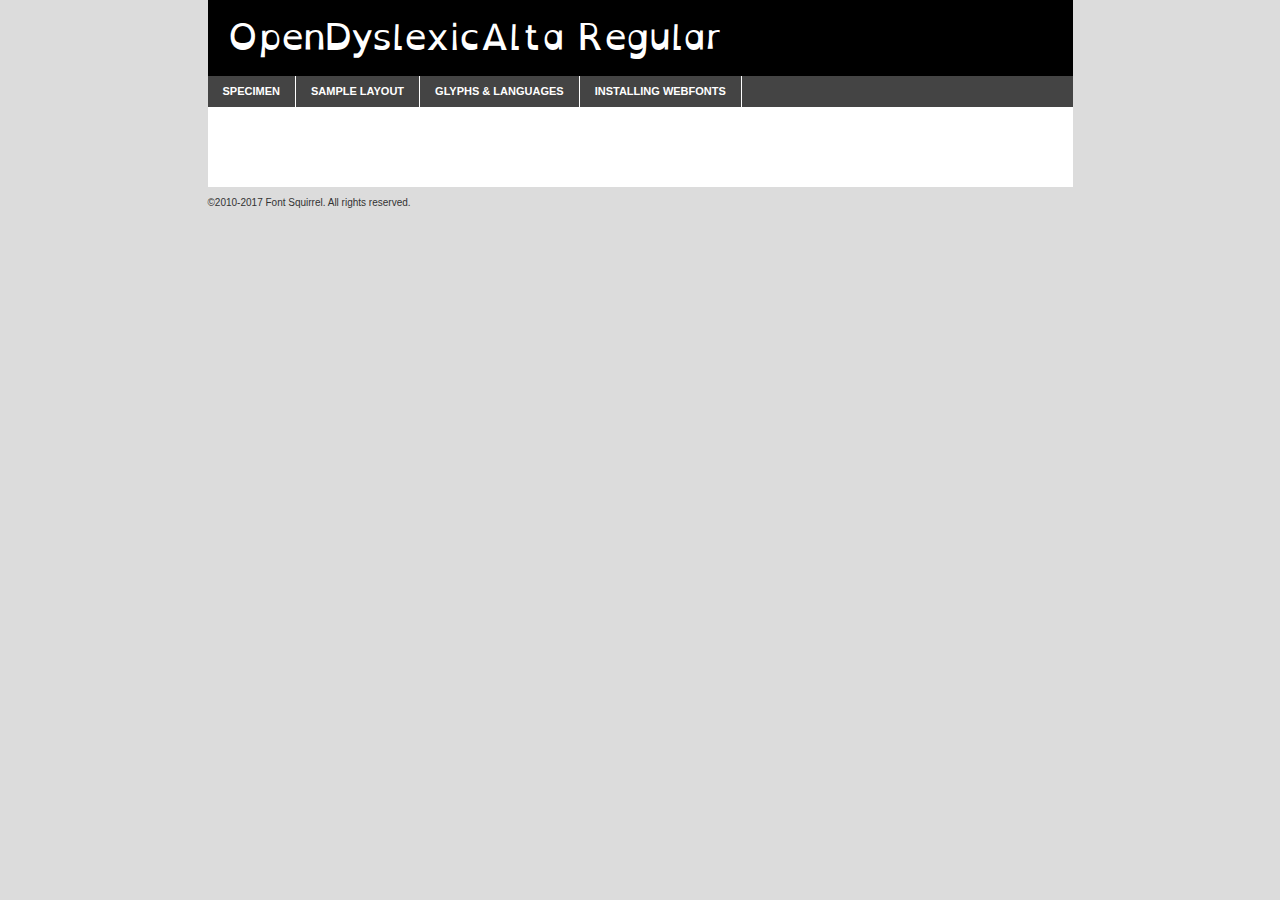
<file: tipo/opendyslexicalta-regular-demo.html>
<!DOCTYPE html PUBLIC "-//W3C//DTD XHTML 1.0 Transitional//EN"
	"http://www.w3.org/TR/xhtml1/DTD/xhtml1-transitional.dtd">

<html xmlns="http://www.w3.org/1999/xhtml" xml:lang="en" lang="en">
<head>
	<meta http-equiv="Content-Type" content="text/html; charset=utf-8" />
	<script src="http://ajax.googleapis.com/ajax/libs/jquery/1.7.2/jquery.min.js" type="text/javascript" charset="utf-8"></script>
	<script type="text/javascript">
	(function($){$.fn.easyTabs=function(option){var param=jQuery.extend({fadeSpeed:"fast",defaultContent:1,activeClass:'active'},option);$(this).each(function(){var thisId="#"+this.id;if(param.defaultContent==''){param.defaultContent=1;}
	if(typeof param.defaultContent=="number")
	{var defaultTab=$(thisId+" .tabs li:eq("+(param.defaultContent-1)+") a").attr('href').substr(1);}else{var defaultTab=param.defaultContent;}
	$(thisId+" .tabs li a").each(function(){var tabToHide=$(this).attr('href').substr(1);$("#"+tabToHide).addClass('easytabs-tab-content');});hideAll();changeContent(defaultTab);function hideAll(){$(thisId+" .easytabs-tab-content").hide();}
	function changeContent(tabId){hideAll();$(thisId+" .tabs li").removeClass(param.activeClass);$(thisId+" .tabs li a[href=#"+tabId+"]").closest('li').addClass(param.activeClass);if(param.fadeSpeed!="none")
	{$(thisId+" #"+tabId).fadeIn(param.fadeSpeed);}else{$(thisId+" #"+tabId).show();}}
	$(thisId+" .tabs li").click(function(){var tabId=$(this).find('a').attr('href').substr(1);changeContent(tabId);return false;});});}})(jQuery);
	</script>
	<link rel="stylesheet" href="specimen_files/specimen_stylesheet.css" type="text/css" charset="utf-8" />
	<link rel="stylesheet" href="stylesheet.css" type="text/css" charset="utf-8" />

	<style type="text/css">
					body{
				font-family: 'opendyslexicaltaregular';
							}
		</style>

	<title>OpenDyslexicAlta Regular Specimen</title>
	
	
	<script type="text/javascript" charset="utf-8">
		$(document).ready(function() {
			$('#container').easyTabs({defaultContent:1});
		});
	</script>
</head>

<body>
<div id="container">
	<div id="header">
		OpenDyslexicAlta Regular	</div>
	<ul class="tabs">
		<li><a href="#specimen">Specimen</a></li>
		<li><a href="#layout">Sample Layout</a></li>
				<li><a href="#glyphs">Glyphs &amp; Languages</a></li>
		<li><a href="#installing">Installing Webfonts</a></li>
		
	</ul>
	
	<div id="main_content">

		
			<div id="specimen">
		
				<div class="section">
					<div class="grid12 firstcol">
						<div class="huge">AaBb</div>
					</div>
				</div>
		
				<div class="section">
					<div class="glyph_range">A&#x200B;B&#x200b;C&#x200b;D&#x200b;E&#x200b;F&#x200b;G&#x200b;H&#x200b;I&#x200b;J&#x200b;K&#x200b;L&#x200b;M&#x200b;N&#x200b;O&#x200b;P&#x200b;Q&#x200b;R&#x200b;S&#x200b;T&#x200b;U&#x200b;V&#x200b;W&#x200b;X&#x200b;Y&#x200b;Z&#x200b;a&#x200b;b&#x200b;c&#x200b;d&#x200b;e&#x200b;f&#x200b;g&#x200b;h&#x200b;i&#x200b;j&#x200b;k&#x200b;l&#x200b;m&#x200b;n&#x200b;o&#x200b;p&#x200b;q&#x200b;r&#x200b;s&#x200b;t&#x200b;u&#x200b;v&#x200b;w&#x200b;x&#x200b;y&#x200b;z&#x200b;1&#x200b;2&#x200b;3&#x200b;4&#x200b;5&#x200b;6&#x200b;7&#x200b;8&#x200b;9&#x200b;0&#x200b;&amp;&#x200b;.&#x200b;,&#x200b;?&#x200b;!&#x200b;&#64;&#x200b;(&#x200b;)&#x200b;#&#x200b;$&#x200b;%&#x200b;*&#x200b;+&#x200b;-&#x200b;=&#x200b;:&#x200b;;</div>
				</div>
				<div class="section">
					<div class="grid12 firstcol">
						<table class="sample_table">
							<tr><td>10</td><td class="size10">abcdefghijklmnopqrstuvwxyzABCDEFGHIJKLMNOPQRSTUVWXYZ0123456789abcdefghijklmnopqrstuvwxyzABCDEFGHIJKLMNOPQRSTUVWXYZ0123456789abcdefghijklmnopqrstuvwxyzABCDEFGHIJKLMNOPQRSTUVWXYZ</td></tr>
							<tr><td>11</td><td class="size11">abcdefghijklmnopqrstuvwxyzABCDEFGHIJKLMNOPQRSTUVWXYZ0123456789abcdefghijklmnopqrstuvwxyzABCDEFGHIJKLMNOPQRSTUVWXYZ0123456789abcdefghijklmnopqrstuvwxyzABCDEFGHIJKLMNOPQRSTUVWXYZ</td></tr>
							<tr><td>12</td><td class="size12">abcdefghijklmnopqrstuvwxyzABCDEFGHIJKLMNOPQRSTUVWXYZ0123456789abcdefghijklmnopqrstuvwxyzABCDEFGHIJKLMNOPQRSTUVWXYZ0123456789abcdefghijklmnopqrstuvwxyzABCDEFGHIJKLMNOPQRSTUVWXYZ</td></tr>
							<tr><td>13</td><td class="size13">abcdefghijklmnopqrstuvwxyzABCDEFGHIJKLMNOPQRSTUVWXYZ0123456789abcdefghijklmnopqrstuvwxyzABCDEFGHIJKLMNOPQRSTUVWXYZ0123456789abcdefghijklmnopqrstuvwxyzABCDEFGHIJKLMNOPQRSTUVWXYZ</td></tr>
							<tr><td>14</td><td class="size14">abcdefghijklmnopqrstuvwxyzABCDEFGHIJKLMNOPQRSTUVWXYZ0123456789abcdefghijklmnopqrstuvwxyzABCDEFGHIJKLMNOPQRSTUVWXYZ0123456789abcdefghijklmnopqrstuvwxyzABCDEFGHIJKLMNOPQRSTUVWXYZ</td></tr>
							<tr><td>16</td><td class="size16">abcdefghijklmnopqrstuvwxyzABCDEFGHIJKLMNOPQRSTUVWXYZ0123456789abcdefghijklmnopqrstuvwxyzABCDEFGHIJKLMNOPQRSTUVWXYZ</td></tr>
							<tr><td>18</td><td class="size18">abcdefghijklmnopqrstuvwxyzABCDEFGHIJKLMNOPQRSTUVWXYZ0123456789abcdefghijklmnopqrstuvwxyzABCDEFGHIJKLMNOPQRSTUVWXYZ</td></tr>
							<tr><td>20</td><td class="size20">abcdefghijklmnopqrstuvwxyzABCDEFGHIJKLMNOPQRSTUVWXYZ0123456789abcdefghijklmnopqrstuvwxyzABCDEFGHIJKLMNOPQRSTUVWXYZ</td></tr>
							<tr><td>24</td><td class="size24">abcdefghijklmnopqrstuvwxyzABCDEFGHIJKLMNOPQRSTUVWXYZ0123456789abcdefghijklmnopqrstuvwxyzABCDEFGHIJKLMNOPQRSTUVWXYZ</td></tr>
							<tr><td>30</td><td class="size30">abcdefghijklmnopqrstuvwxyzABCDEFGHIJKLMNOPQRSTUVWXYZ0123456789abcdefghijklmnopqrstuvwxyzABCDEFGHIJKLMNOPQRSTUVWXYZ</td></tr>
							<tr><td>36</td><td class="size36">abcdefghijklmnopqrstuvwxyzABCDEFGHIJKLMNOPQRSTUVWXYZ0123456789abcdefghijklmnopqrstuvwxyzABCDEFGHIJKLMNOPQRSTUVWXYZ</td></tr>
							<tr><td>48</td><td class="size48">abcdefghijklmnopqrstuvwxyzABCDEFGHIJKLMNOPQRSTUVWXYZ0123456789abcdefghijklmnopqrstuvwxyzABCDEFGHIJKLMNOPQRSTUVWXYZ</td></tr>
							<tr><td>60</td><td class="size60">abcdefghijklmnopqrstuvwxyzABCDEFGHIJKLMNOPQRSTUVWXYZ0123456789abcdefghijklmnopqrstuvwxyzABCDEFGHIJKLMNOPQRSTUVWXYZ</td></tr>
							<tr><td>72</td><td class="size72">abcdefghijklmnopqrstuvwxyzABCDEFGHIJKLMNOPQRSTUVWXYZ0123456789abcdefghijklmnopqrstuvwxyzABCDEFGHIJKLMNOPQRSTUVWXYZ</td></tr>
							<tr><td>90</td><td class="size90">abcdefghijklmnopqrstuvwxyzABCDEFGHIJKLMNOPQRSTUVWXYZ0123456789abcdefghijklmnopqrstuvwxyzABCDEFGHIJKLMNOPQRSTUVWXYZ</td></tr>
						</table>
				
					</div>
			
				</div>
		
		
		
								<div class="section" id="bodycomparison">


										<div id="xheight">
				<div class="fontbody">&#x25FC;&#x25FC;&#x25FC;&#x25FC;&#x25FC;&#x25FC;&#x25FC;&#x25FC;&#x25FC;&#x25FC;&#x25FC;&#x25FC;&#x25FC;&#x25FC;&#x25FC;&#x25FC;&#x25FC;&#x25FC;&#x25FC;&#x25FC;&#x25FC;&#x25FC;&#x25FC;&#x25FC;&#x25FC;&#x25FC;&#x25FC;&#x25FC;&#x25FC;&#x25FC;&#x25FC;&#x25FC;&#x25FC;&#x25FC;&#x25FC;&#x25FC;&#x25FC;&#x25FC;&#x25FC;&#x25FC;&#x25FC;&#x25FC;&#x25FC;&#x25FC;&#x25FC;&#x25FC;&#x25FC;&#x25FC;&#x25FC;&#x25FC;&#x25FC;&#x25FC;&#x25FC;&#x25FC;&#x25FC;&#x25FC;&#x25FC;&#x25FC;&#x25FC;&#x25FC;&#x25FC;&#x25FC;&#x25FC;&#x25FC;&#x25FC;&#x25FC;&#x25FC;&#x25FC;&#x25FC;&#x25FC;&#x25FC;&#x25FC;&#x25FC;&#x25FC;&#x25FC;&#x25FC;&#x25FC;&#x25FC;&#x25FC;&#x25FC;&#x25FC;&#x25FC;&#x25FC;&#x25FC;&#x25FC;&#x25FC;&#x25FC;&#x25FC;&#x25FC;&#x25FC;&#x25FC;&#x25FC;&#x25FC;&#x25FC;&#x25FC;&#x25FC;&#x25FC;&#x25FC;&#x25FC;body</div><div class="arialbody">body</div><div class="verdanabody">body</div><div class="georgiabody">body</div></div>
										<div class="fontbody" style="z-index:1">
											body<span>OpenDyslexicAlta Regular</span>
										</div>
										<div class="arialbody" style="z-index:1">
											body<span>Arial</span>
										</div>
										<div class="verdanabody" style="z-index:1">
											body<span>Verdana</span>
										</div>
										<div class="georgiabody" style="z-index:1">
											body<span>Georgia</span>
										</div>



								</div>
		
		
				<div class="section psample psample_row1" id="">
					
					<div class="grid2 firstcol">
						<p class="size10"><span>10.</span>Aenean lacinia bibendum nulla sed consectetur. Fusce dapibus, tellus ac cursus commodo, tortor mauris condimentum nibh, ut fermentum massa justo sit amet risus. Nullam id dolor id nibh ultricies vehicula ut id elit. Cum sociis natoque penatibus et magnis dis parturient montes, nascetur ridiculus mus. Nulla vitae elit libero, a pharetra augue.</p>
			
					</div>
					<div class="grid3">
						<p class="size11"><span>11.</span>Aenean lacinia bibendum nulla sed consectetur. Fusce dapibus, tellus ac cursus commodo, tortor mauris condimentum nibh, ut fermentum massa justo sit amet risus. Nullam id dolor id nibh ultricies vehicula ut id elit. Cum sociis natoque penatibus et magnis dis parturient montes, nascetur ridiculus mus. Nulla vitae elit libero, a pharetra augue.</p>
			
					</div>
					<div class="grid3">
						<p class="size12"><span>12.</span>Aenean lacinia bibendum nulla sed consectetur. Fusce dapibus, tellus ac cursus commodo, tortor mauris condimentum nibh, ut fermentum massa justo sit amet risus. Nullam id dolor id nibh ultricies vehicula ut id elit. Cum sociis natoque penatibus et magnis dis parturient montes, nascetur ridiculus mus. Nulla vitae elit libero, a pharetra augue.</p>
			
					</div>
					<div class="grid4">
						<p class="size13"><span>13.</span>Aenean lacinia bibendum nulla sed consectetur. Fusce dapibus, tellus ac cursus commodo, tortor mauris condimentum nibh, ut fermentum massa justo sit amet risus. Nullam id dolor id nibh ultricies vehicula ut id elit. Cum sociis natoque penatibus et magnis dis parturient montes, nascetur ridiculus mus. Nulla vitae elit libero, a pharetra augue.</p>
			
					</div>
					<div class="white_blend"></div>
					
				</div>
				<div class="section psample psample_row2" id="">
					<div class="grid3 firstcol">
						<p class="size14"><span>14.</span>Aenean lacinia bibendum nulla sed consectetur. Fusce dapibus, tellus ac cursus commodo, tortor mauris condimentum nibh, ut fermentum massa justo sit amet risus. Nullam id dolor id nibh ultricies vehicula ut id elit. Cum sociis natoque penatibus et magnis dis parturient montes, nascetur ridiculus mus. Nulla vitae elit libero, a pharetra augue.</p>
			
					</div>
					<div class="grid4">
						<p class="size16"><span>16.</span>Aenean lacinia bibendum nulla sed consectetur. Fusce dapibus, tellus ac cursus commodo, tortor mauris condimentum nibh, ut fermentum massa justo sit amet risus. Nullam id dolor id nibh ultricies vehicula ut id elit. Cum sociis natoque penatibus et magnis dis parturient montes, nascetur ridiculus mus. Nulla vitae elit libero, a pharetra augue.</p>
			
					</div>
					<div class="grid5">
						<p class="size18"><span>18.</span>Aenean lacinia bibendum nulla sed consectetur. Fusce dapibus, tellus ac cursus commodo, tortor mauris condimentum nibh, ut fermentum massa justo sit amet risus. Nullam id dolor id nibh ultricies vehicula ut id elit. Cum sociis natoque penatibus et magnis dis parturient montes, nascetur ridiculus mus. Nulla vitae elit libero, a pharetra augue.</p>
			
					</div>

					<div class="white_blend"></div>

				</div>
				
				<div class="section psample psample_row3" id="">
					<div class="grid5 firstcol">
						<p class="size20"><span>20.</span>Aenean lacinia bibendum nulla sed consectetur. Fusce dapibus, tellus ac cursus commodo, tortor mauris condimentum nibh, ut fermentum massa justo sit amet risus. Nullam id dolor id nibh ultricies vehicula ut id elit. Cum sociis natoque penatibus et magnis dis parturient montes, nascetur ridiculus mus. Nulla vitae elit libero, a pharetra augue.</p>
					</div>
					<div class="grid7">
						<p class="size24"><span>24.</span>Aenean lacinia bibendum nulla sed consectetur. Fusce dapibus, tellus ac cursus commodo, tortor mauris condimentum nibh, ut fermentum massa justo sit amet risus. Nullam id dolor id nibh ultricies vehicula ut id elit. Cum sociis natoque penatibus et magnis dis parturient montes, nascetur ridiculus mus. Nulla vitae elit libero, a pharetra augue.</p>
					</div>
					
					<div class="white_blend"></div>
					
				</div>
				
				<div class="section psample psample_row4" id="">
					<div class="grid12 firstcol">
						<p class="size30"><span>30.</span>Aenean lacinia bibendum nulla sed consectetur. Fusce dapibus, tellus ac cursus commodo, tortor mauris condimentum nibh, ut fermentum massa justo sit amet risus. Nullam id dolor id nibh ultricies vehicula ut id elit. Cum sociis natoque penatibus et magnis dis parturient montes, nascetur ridiculus mus. Nulla vitae elit libero, a pharetra augue.</p>
					</div>
					<div class="white_blend"></div>
					
				</div>
				
				
				
				<div class="section psample psample_row1 fullreverse">
					<div class="grid2 firstcol">
						<p class="size10"><span>10.</span>Aenean lacinia bibendum nulla sed consectetur. Fusce dapibus, tellus ac cursus commodo, tortor mauris condimentum nibh, ut fermentum massa justo sit amet risus. Nullam id dolor id nibh ultricies vehicula ut id elit. Cum sociis natoque penatibus et magnis dis parturient montes, nascetur ridiculus mus. Nulla vitae elit libero, a pharetra augue.</p>
			
					</div>
					<div class="grid3">
						<p class="size11"><span>11.</span>Aenean lacinia bibendum nulla sed consectetur. Fusce dapibus, tellus ac cursus commodo, tortor mauris condimentum nibh, ut fermentum massa justo sit amet risus. Nullam id dolor id nibh ultricies vehicula ut id elit. Cum sociis natoque penatibus et magnis dis parturient montes, nascetur ridiculus mus. Nulla vitae elit libero, a pharetra augue.</p>
			
					</div>
					<div class="grid3">
						<p class="size12"><span>12.</span>Aenean lacinia bibendum nulla sed consectetur. Fusce dapibus, tellus ac cursus commodo, tortor mauris condimentum nibh, ut fermentum massa justo sit amet risus. Nullam id dolor id nibh ultricies vehicula ut id elit. Cum sociis natoque penatibus et magnis dis parturient montes, nascetur ridiculus mus. Nulla vitae elit libero, a pharetra augue.</p>
			
					</div>
					<div class="grid4">
						<p class="size13"><span>13.</span>Aenean lacinia bibendum nulla sed consectetur. Fusce dapibus, tellus ac cursus commodo, tortor mauris condimentum nibh, ut fermentum massa justo sit amet risus. Nullam id dolor id nibh ultricies vehicula ut id elit. Cum sociis natoque penatibus et magnis dis parturient montes, nascetur ridiculus mus. Nulla vitae elit libero, a pharetra augue.</p>
			
					</div>
					<div class="black_blend"></div>
					
				</div>
				
				<div class="section psample psample_row2 fullreverse">
					<div class="grid3 firstcol">
						<p class="size14"><span>14.</span>Aenean lacinia bibendum nulla sed consectetur. Fusce dapibus, tellus ac cursus commodo, tortor mauris condimentum nibh, ut fermentum massa justo sit amet risus. Nullam id dolor id nibh ultricies vehicula ut id elit. Cum sociis natoque penatibus et magnis dis parturient montes, nascetur ridiculus mus. Nulla vitae elit libero, a pharetra augue.</p>
			
					</div>
					<div class="grid4">
						<p class="size16"><span>16.</span>Aenean lacinia bibendum nulla sed consectetur. Fusce dapibus, tellus ac cursus commodo, tortor mauris condimentum nibh, ut fermentum massa justo sit amet risus. Nullam id dolor id nibh ultricies vehicula ut id elit. Cum sociis natoque penatibus et magnis dis parturient montes, nascetur ridiculus mus. Nulla vitae elit libero, a pharetra augue.</p>
			
					</div>
					<div class="grid5">
						<p class="size18"><span>18.</span>Aenean lacinia bibendum nulla sed consectetur. Fusce dapibus, tellus ac cursus commodo, tortor mauris condimentum nibh, ut fermentum massa justo sit amet risus. Nullam id dolor id nibh ultricies vehicula ut id elit. Cum sociis natoque penatibus et magnis dis parturient montes, nascetur ridiculus mus. Nulla vitae elit libero, a pharetra augue.</p>
			
					</div>
					<div class="black_blend"></div>

				</div>
				
				<div class="section psample fullreverse psample_row3" id="">
					<div class="grid5 firstcol">
						<p class="size20"><span>20.</span>Aenean lacinia bibendum nulla sed consectetur. Fusce dapibus, tellus ac cursus commodo, tortor mauris condimentum nibh, ut fermentum massa justo sit amet risus. Nullam id dolor id nibh ultricies vehicula ut id elit. Cum sociis natoque penatibus et magnis dis parturient montes, nascetur ridiculus mus. Nulla vitae elit libero, a pharetra augue.</p>
					</div>
					<div class="grid7">
						<p class="size24"><span>24.</span>Aenean lacinia bibendum nulla sed consectetur. Fusce dapibus, tellus ac cursus commodo, tortor mauris condimentum nibh, ut fermentum massa justo sit amet risus. Nullam id dolor id nibh ultricies vehicula ut id elit. Cum sociis natoque penatibus et magnis dis parturient montes, nascetur ridiculus mus. Nulla vitae elit libero, a pharetra augue.</p>
					</div>
					
					<div class="black_blend"></div>
					
				</div>
				
				<div class="section psample fullreverse psample_row4" id="" style="border-bottom: 20px #000 solid;">
					<div class="grid12 firstcol">
						<p class="size30"><span>30.</span>Aenean lacinia bibendum nulla sed consectetur. Fusce dapibus, tellus ac cursus commodo, tortor mauris condimentum nibh, ut fermentum massa justo sit amet risus. Nullam id dolor id nibh ultricies vehicula ut id elit. Cum sociis natoque penatibus et magnis dis parturient montes, nascetur ridiculus mus. Nulla vitae elit libero, a pharetra augue.</p>
					</div>
					<div class="black_blend"></div>
					
				</div>
				
				
				
				
			</div>
			
			<div id="layout">
				
				<div class="section">
					
					<div class="grid12 firstcol">
						<h1>Lorem Ipsum Dolor</h1>
						<h2>Etiam porta sem malesuada magna mollis euismod</h2>
						
						<p class="byline">By <a href="#link">Aenean Lacinia</a></p>
					</div>
				</div>
				<div class="section">
					<div class="grid8 firstcol">
						<p class="large">Donec sed odio dui. Morbi leo risus, porta ac consectetur ac, vestibulum at eros. Fusce dapibus, tellus ac cursus commodo, tortor mauris condimentum nibh, ut fermentum massa justo sit amet risus. </p>

						
						<h3>Pellentesque ornare sem</h3>

						<p>Maecenas sed diam eget risus varius blandit sit amet non magna. Maecenas faucibus mollis interdum. Donec ullamcorper nulla non metus auctor fringilla. Nullam id dolor id nibh ultricies vehicula ut id elit. Nullam id dolor id nibh ultricies vehicula ut id elit. </p>

						<p>Aenean eu leo quam. Pellentesque ornare sem lacinia quam venenatis vestibulum. Lorem ipsum dolor sit amet, consectetur adipiscing elit. Cum sociis natoque penatibus et magnis dis parturient montes, nascetur ridiculus mus. </p>

						<p>Nulla vitae elit libero, a pharetra augue. Praesent commodo cursus magna, vel scelerisque nisl consectetur et. Aenean lacinia bibendum nulla sed consectetur. </p>

						<p>Nullam quis risus eget urna mollis ornare vel eu leo. Nullam quis risus eget urna mollis ornare vel eu leo. Maecenas sed diam eget risus varius blandit sit amet non magna. Donec ullamcorper nulla non metus auctor fringilla. </p>

						<h3>Cras mattis consectetur</h3>

						<p>Aenean eu leo quam. Pellentesque ornare sem lacinia quam venenatis vestibulum. Aenean lacinia bibendum nulla sed consectetur. Integer posuere erat a ante venenatis dapibus posuere velit aliquet. Cras mattis consectetur purus sit amet fermentum. </p>

						<p>Nullam id dolor id nibh ultricies vehicula ut id elit. Nullam quis risus eget urna mollis ornare vel eu leo. Cras mattis consectetur purus sit amet fermentum.</p>
					</div>
					
					<div class="grid4 sidebar">
						
						<div class="box reverse">
							<p class="last">Nullam quis risus eget urna mollis ornare vel eu leo. Donec ullamcorper nulla non metus auctor fringilla. Cras mattis consectetur purus sit amet fermentum. Sed posuere consectetur est at lobortis. Lorem ipsum dolor sit amet, consectetur adipiscing elit. </p>
						</div>
						
						<p class="caption">Maecenas sed diam eget risus varius.</p>

						<p>Vestibulum id ligula porta felis euismod semper. Integer posuere erat a ante venenatis dapibus posuere velit aliquet. Vestibulum id ligula porta felis euismod semper. Sed posuere consectetur est at lobortis. Maecenas sed diam eget risus varius blandit sit amet non magna. Fusce dapibus, tellus ac cursus commodo, tortor mauris condimentum nibh, ut fermentum massa justo sit amet risus. </p>

					

						<p>Duis mollis, est non commodo luctus, nisi erat porttitor ligula, eget lacinia odio sem nec elit. Aenean lacinia bibendum nulla sed consectetur. Vivamus sagittis lacus vel augue laoreet rutrum faucibus dolor auctor. Aenean lacinia bibendum nulla sed consectetur. Nullam quis risus eget urna mollis ornare vel eu leo. </p>

						<p>Praesent commodo cursus magna, vel scelerisque nisl consectetur et. Donec ullamcorper nulla non metus auctor fringilla. Maecenas faucibus mollis interdum. Fusce dapibus, tellus ac cursus commodo, tortor mauris condimentum nibh, ut fermentum massa justo sit amet risus. </p>

					</div>
				</div>
				
			</div>


			



		<div id="glyphs">
			<div class="section">
				<div class="grid12 firstcol">
			
				<h1>Language Support</h1>
				<p>The subset of OpenDyslexicAlta Regular in this kit supports the following languages:<br />
			
					Albanian, Basque, Breton, Chamorro, Danish, Dutch, English, Faroese, Finnish, French, Frisian, Galician, German, Icelandic, Italian, Malagasy, Norwegian, Portuguese, Spanish, Swedish, Alsatian, Aragonese, Arapaho, Arrernte, Asturian, Aymara, Bislama, Cebuano, Corsican, Fijian, French_creole, Genoese, Gilbertese, Greenlandic, Haitian_creole, Hiligaynon, Hmong, Hopi, Ibanag, Iloko_ilokano, Indonesian, Interglossa_glosa, Interlingua, Irish_gaelic, Jerriais, Lojban, Lombard, Luxembourgeois, Manx, Mohawk, Norfolk_pitcairnese, Occitan, Oromo, Pangasinan, Papiamento, Piedmontese, Potawatomi, Rhaeto-romance, Romansh, Rotokas, Sami_lule, Samoan, Sardinian, Scots_gaelic, Seychelles_creole, Shona, Sicilian, Somali, Southern_ndebele, Swahili, Swati_swazi, Tagalog_filipino_pilipino, Tetum, Tok_pisin, Uyghur_latinized, Volapuk, Walloon, Warlpiri, Xhosa, Yapese, Zulu, Latinbasic, Ubasic, Demo				</p>
				<h1>Glyph Chart</h1>
				<p>The subset of OpenDyslexicAlta Regular in this kit includes all the glyphs listed below. Unicode entities are included above each glyph to help you insert individual characters into your layout.</p>
				<div id="glyph_chart">
			
																														 <div><p>&amp;#32;</p>&#32;</div>
																				 <div><p>&amp;#33;</p>&#33;</div>
																				 <div><p>&amp;#34;</p>&#34;</div>
																				 <div><p>&amp;#35;</p>&#35;</div>
																				 <div><p>&amp;#36;</p>&#36;</div>
																				 <div><p>&amp;#37;</p>&#37;</div>
																				 <div><p>&amp;#38;</p>&#38;</div>
																				 <div><p>&amp;#39;</p>&#39;</div>
																				 <div><p>&amp;#40;</p>&#40;</div>
																				 <div><p>&amp;#41;</p>&#41;</div>
																				 <div><p>&amp;#42;</p>&#42;</div>
																				 <div><p>&amp;#43;</p>&#43;</div>
																				 <div><p>&amp;#44;</p>&#44;</div>
																				 <div><p>&amp;#45;</p>&#45;</div>
																				 <div><p>&amp;#46;</p>&#46;</div>
																				 <div><p>&amp;#47;</p>&#47;</div>
																				 <div><p>&amp;#48;</p>&#48;</div>
																				 <div><p>&amp;#49;</p>&#49;</div>
																				 <div><p>&amp;#50;</p>&#50;</div>
																				 <div><p>&amp;#51;</p>&#51;</div>
																				 <div><p>&amp;#52;</p>&#52;</div>
																				 <div><p>&amp;#53;</p>&#53;</div>
																				 <div><p>&amp;#54;</p>&#54;</div>
																				 <div><p>&amp;#55;</p>&#55;</div>
																				 <div><p>&amp;#56;</p>&#56;</div>
																				 <div><p>&amp;#57;</p>&#57;</div>
																				 <div><p>&amp;#58;</p>&#58;</div>
																				 <div><p>&amp;#59;</p>&#59;</div>
																				 <div><p>&amp;#60;</p>&#60;</div>
																				 <div><p>&amp;#61;</p>&#61;</div>
																				 <div><p>&amp;#62;</p>&#62;</div>
																				 <div><p>&amp;#63;</p>&#63;</div>
																				 <div><p>&amp;#64;</p>&#64;</div>
																				 <div><p>&amp;#65;</p>&#65;</div>
																				 <div><p>&amp;#66;</p>&#66;</div>
																				 <div><p>&amp;#67;</p>&#67;</div>
																				 <div><p>&amp;#68;</p>&#68;</div>
																				 <div><p>&amp;#69;</p>&#69;</div>
																				 <div><p>&amp;#70;</p>&#70;</div>
																				 <div><p>&amp;#71;</p>&#71;</div>
																				 <div><p>&amp;#72;</p>&#72;</div>
																				 <div><p>&amp;#73;</p>&#73;</div>
																				 <div><p>&amp;#74;</p>&#74;</div>
																				 <div><p>&amp;#75;</p>&#75;</div>
																				 <div><p>&amp;#76;</p>&#76;</div>
																				 <div><p>&amp;#77;</p>&#77;</div>
																				 <div><p>&amp;#78;</p>&#78;</div>
																				 <div><p>&amp;#79;</p>&#79;</div>
																				 <div><p>&amp;#80;</p>&#80;</div>
																				 <div><p>&amp;#81;</p>&#81;</div>
																				 <div><p>&amp;#82;</p>&#82;</div>
																				 <div><p>&amp;#83;</p>&#83;</div>
																				 <div><p>&amp;#84;</p>&#84;</div>
																				 <div><p>&amp;#85;</p>&#85;</div>
																				 <div><p>&amp;#86;</p>&#86;</div>
																				 <div><p>&amp;#87;</p>&#87;</div>
																				 <div><p>&amp;#88;</p>&#88;</div>
																				 <div><p>&amp;#89;</p>&#89;</div>
																				 <div><p>&amp;#90;</p>&#90;</div>
																				 <div><p>&amp;#91;</p>&#91;</div>
																				 <div><p>&amp;#92;</p>&#92;</div>
																				 <div><p>&amp;#93;</p>&#93;</div>
																				 <div><p>&amp;#94;</p>&#94;</div>
																				 <div><p>&amp;#95;</p>&#95;</div>
																				 <div><p>&amp;#96;</p>&#96;</div>
																				 <div><p>&amp;#97;</p>&#97;</div>
																				 <div><p>&amp;#98;</p>&#98;</div>
																				 <div><p>&amp;#99;</p>&#99;</div>
																				 <div><p>&amp;#100;</p>&#100;</div>
																				 <div><p>&amp;#101;</p>&#101;</div>
																				 <div><p>&amp;#102;</p>&#102;</div>
																				 <div><p>&amp;#103;</p>&#103;</div>
																				 <div><p>&amp;#104;</p>&#104;</div>
																				 <div><p>&amp;#105;</p>&#105;</div>
																				 <div><p>&amp;#106;</p>&#106;</div>
																				 <div><p>&amp;#107;</p>&#107;</div>
																				 <div><p>&amp;#108;</p>&#108;</div>
																				 <div><p>&amp;#109;</p>&#109;</div>
																				 <div><p>&amp;#110;</p>&#110;</div>
																				 <div><p>&amp;#111;</p>&#111;</div>
																				 <div><p>&amp;#112;</p>&#112;</div>
																				 <div><p>&amp;#113;</p>&#113;</div>
																				 <div><p>&amp;#114;</p>&#114;</div>
																				 <div><p>&amp;#115;</p>&#115;</div>
																				 <div><p>&amp;#116;</p>&#116;</div>
																				 <div><p>&amp;#117;</p>&#117;</div>
																				 <div><p>&amp;#118;</p>&#118;</div>
																				 <div><p>&amp;#119;</p>&#119;</div>
																				 <div><p>&amp;#120;</p>&#120;</div>
																				 <div><p>&amp;#121;</p>&#121;</div>
																				 <div><p>&amp;#122;</p>&#122;</div>
																				 <div><p>&amp;#123;</p>&#123;</div>
																				 <div><p>&amp;#124;</p>&#124;</div>
																				 <div><p>&amp;#125;</p>&#125;</div>
																				 <div><p>&amp;#126;</p>&#126;</div>
																				 <div><p>&amp;#160;</p>&#160;</div>
																				 <div><p>&amp;#161;</p>&#161;</div>
																				 <div><p>&amp;#162;</p>&#162;</div>
																				 <div><p>&amp;#163;</p>&#163;</div>
																				 <div><p>&amp;#164;</p>&#164;</div>
																				 <div><p>&amp;#165;</p>&#165;</div>
																				 <div><p>&amp;#166;</p>&#166;</div>
																				 <div><p>&amp;#167;</p>&#167;</div>
																				 <div><p>&amp;#168;</p>&#168;</div>
																				 <div><p>&amp;#169;</p>&#169;</div>
																				 <div><p>&amp;#170;</p>&#170;</div>
																				 <div><p>&amp;#171;</p>&#171;</div>
																				 <div><p>&amp;#172;</p>&#172;</div>
																				 <div><p>&amp;#173;</p>&#173;</div>
																				 <div><p>&amp;#174;</p>&#174;</div>
																				 <div><p>&amp;#175;</p>&#175;</div>
																				 <div><p>&amp;#176;</p>&#176;</div>
																				 <div><p>&amp;#177;</p>&#177;</div>
																				 <div><p>&amp;#178;</p>&#178;</div>
																				 <div><p>&amp;#179;</p>&#179;</div>
																				 <div><p>&amp;#180;</p>&#180;</div>
																				 <div><p>&amp;#181;</p>&#181;</div>
																				 <div><p>&amp;#182;</p>&#182;</div>
																				 <div><p>&amp;#183;</p>&#183;</div>
																				 <div><p>&amp;#184;</p>&#184;</div>
																				 <div><p>&amp;#185;</p>&#185;</div>
																				 <div><p>&amp;#186;</p>&#186;</div>
																				 <div><p>&amp;#187;</p>&#187;</div>
																				 <div><p>&amp;#188;</p>&#188;</div>
																				 <div><p>&amp;#189;</p>&#189;</div>
																				 <div><p>&amp;#190;</p>&#190;</div>
																				 <div><p>&amp;#191;</p>&#191;</div>
																				 <div><p>&amp;#192;</p>&#192;</div>
																				 <div><p>&amp;#193;</p>&#193;</div>
																				 <div><p>&amp;#194;</p>&#194;</div>
																				 <div><p>&amp;#195;</p>&#195;</div>
																				 <div><p>&amp;#196;</p>&#196;</div>
																				 <div><p>&amp;#197;</p>&#197;</div>
																				 <div><p>&amp;#198;</p>&#198;</div>
																				 <div><p>&amp;#199;</p>&#199;</div>
																				 <div><p>&amp;#200;</p>&#200;</div>
																				 <div><p>&amp;#201;</p>&#201;</div>
																				 <div><p>&amp;#202;</p>&#202;</div>
																				 <div><p>&amp;#203;</p>&#203;</div>
																				 <div><p>&amp;#204;</p>&#204;</div>
																				 <div><p>&amp;#205;</p>&#205;</div>
																				 <div><p>&amp;#206;</p>&#206;</div>
																				 <div><p>&amp;#207;</p>&#207;</div>
																				 <div><p>&amp;#208;</p>&#208;</div>
																				 <div><p>&amp;#209;</p>&#209;</div>
																				 <div><p>&amp;#210;</p>&#210;</div>
																				 <div><p>&amp;#211;</p>&#211;</div>
																				 <div><p>&amp;#212;</p>&#212;</div>
																				 <div><p>&amp;#213;</p>&#213;</div>
																				 <div><p>&amp;#214;</p>&#214;</div>
																				 <div><p>&amp;#215;</p>&#215;</div>
																				 <div><p>&amp;#216;</p>&#216;</div>
																				 <div><p>&amp;#217;</p>&#217;</div>
																				 <div><p>&amp;#218;</p>&#218;</div>
																				 <div><p>&amp;#219;</p>&#219;</div>
																				 <div><p>&amp;#220;</p>&#220;</div>
																				 <div><p>&amp;#221;</p>&#221;</div>
																				 <div><p>&amp;#222;</p>&#222;</div>
																				 <div><p>&amp;#223;</p>&#223;</div>
																				 <div><p>&amp;#224;</p>&#224;</div>
																				 <div><p>&amp;#225;</p>&#225;</div>
																				 <div><p>&amp;#226;</p>&#226;</div>
																				 <div><p>&amp;#227;</p>&#227;</div>
																				 <div><p>&amp;#228;</p>&#228;</div>
																				 <div><p>&amp;#229;</p>&#229;</div>
																				 <div><p>&amp;#230;</p>&#230;</div>
																				 <div><p>&amp;#231;</p>&#231;</div>
																				 <div><p>&amp;#232;</p>&#232;</div>
																				 <div><p>&amp;#233;</p>&#233;</div>
																				 <div><p>&amp;#234;</p>&#234;</div>
																				 <div><p>&amp;#235;</p>&#235;</div>
																				 <div><p>&amp;#236;</p>&#236;</div>
																				 <div><p>&amp;#237;</p>&#237;</div>
																				 <div><p>&amp;#238;</p>&#238;</div>
																				 <div><p>&amp;#239;</p>&#239;</div>
																				 <div><p>&amp;#240;</p>&#240;</div>
																				 <div><p>&amp;#241;</p>&#241;</div>
																				 <div><p>&amp;#242;</p>&#242;</div>
																				 <div><p>&amp;#243;</p>&#243;</div>
																				 <div><p>&amp;#244;</p>&#244;</div>
																				 <div><p>&amp;#245;</p>&#245;</div>
																				 <div><p>&amp;#246;</p>&#246;</div>
																				 <div><p>&amp;#247;</p>&#247;</div>
																				 <div><p>&amp;#248;</p>&#248;</div>
																				 <div><p>&amp;#249;</p>&#249;</div>
																				 <div><p>&amp;#250;</p>&#250;</div>
																				 <div><p>&amp;#251;</p>&#251;</div>
																				 <div><p>&amp;#252;</p>&#252;</div>
																				 <div><p>&amp;#253;</p>&#253;</div>
																				 <div><p>&amp;#254;</p>&#254;</div>
																				 <div><p>&amp;#255;</p>&#255;</div>
																				 <div><p>&amp;#338;</p>&#338;</div>
																				 <div><p>&amp;#339;</p>&#339;</div>
																				 <div><p>&amp;#376;</p>&#376;</div>
																				 <div><p>&amp;#710;</p>&#710;</div>
																				 <div><p>&amp;#732;</p>&#732;</div>
																				 <div><p>&amp;#8192;</p>&#8192;</div>
																				 <div><p>&amp;#8193;</p>&#8193;</div>
																				 <div><p>&amp;#8194;</p>&#8194;</div>
																				 <div><p>&amp;#8195;</p>&#8195;</div>
																				 <div><p>&amp;#8196;</p>&#8196;</div>
																				 <div><p>&amp;#8197;</p>&#8197;</div>
																				 <div><p>&amp;#8198;</p>&#8198;</div>
																				 <div><p>&amp;#8199;</p>&#8199;</div>
																				 <div><p>&amp;#8200;</p>&#8200;</div>
																				 <div><p>&amp;#8201;</p>&#8201;</div>
																				 <div><p>&amp;#8202;</p>&#8202;</div>
																				 <div><p>&amp;#8208;</p>&#8208;</div>
																				 <div><p>&amp;#8209;</p>&#8209;</div>
																				 <div><p>&amp;#8210;</p>&#8210;</div>
																				 <div><p>&amp;#8211;</p>&#8211;</div>
																				 <div><p>&amp;#8212;</p>&#8212;</div>
																				 <div><p>&amp;#8216;</p>&#8216;</div>
																				 <div><p>&amp;#8217;</p>&#8217;</div>
																				 <div><p>&amp;#8218;</p>&#8218;</div>
																				 <div><p>&amp;#8220;</p>&#8220;</div>
																				 <div><p>&amp;#8221;</p>&#8221;</div>
																				 <div><p>&amp;#8222;</p>&#8222;</div>
																				 <div><p>&amp;#8226;</p>&#8226;</div>
																				 <div><p>&amp;#8230;</p>&#8230;</div>
																				 <div><p>&amp;#8239;</p>&#8239;</div>
																				 <div><p>&amp;#8249;</p>&#8249;</div>
																				 <div><p>&amp;#8250;</p>&#8250;</div>
																				 <div><p>&amp;#8287;</p>&#8287;</div>
																				 <div><p>&amp;#8364;</p>&#8364;</div>
																				 <div><p>&amp;#8482;</p>&#8482;</div>
																				 <div><p>&amp;#9724;</p>&#9724;</div>
																				 <div><p>&amp;#64257;</p>&#64257;</div>
																				 <div><p>&amp;#64258;</p>&#64258;</div>
																																																</div>	
				</div>
		
		
			</div>
		</div>
		
		
		<div id="specs">
			
		</div>
	
		<div id="installing">
			<div class="section">
				<div class="grid7 firstcol">
					<h1>Installing Webfonts</h1>
					
					<p>Webfonts are supported by all major browser platforms but not all in the same way. There are currently four different font formats that must be included in order to target all browsers. This includes TTF, WOFF, EOT and SVG.</p>
					
					<h2>1. Upload your webfonts</h2>
					<p>You must upload your webfont kit to your website. They should be in or near the same directory as your CSS files.</p>
					
					<h2>2. Include the webfont stylesheet</h2>
					<p>A special CSS @font-face declaration helps the various browsers select the appropriate font it needs without causing you a bunch of headaches. Learn more about this syntax by reading the <a href="https://www.fontspring.com/blog/further-hardening-of-the-bulletproof-syntax">Fontspring blog post</a> about it. The code for it is as follows:</p>


<code>
@font-face{ 
	font-family: 'MyWebFont';
	src: url('WebFont.eot');
	src: url('WebFont.eot?#iefix') format('embedded-opentype'),
	     url('WebFont.woff') format('woff'),
	     url('WebFont.ttf') format('truetype'),
	     url('WebFont.svg#webfont') format('svg');
}
</code>

	<p>We've already gone ahead and generated the code for you. All you have to do is link to the stylesheet in your HTML, like this:</p>
	<code>&lt;link rel=&quot;stylesheet&quot; href=&quot;stylesheet.css&quot; type=&quot;text/css&quot; charset=&quot;utf-8&quot; /&gt;</code>

					<h2>3. Modify your own stylesheet</h2>
					<p>To take advantage of your new fonts, you must tell your stylesheet to use them. Look at the original @font-face declaration above and find the property called "font-family." The name linked there will be what you use to reference the font. Prepend that webfont name to the font stack in the "font-family" property, inside the selector you want to change. For example:</p>
<code>p { font-family: 'WebFont', Arial, sans-serif; }</code>

<h2>4. Test</h2>
<p>Getting webfonts to work cross-browser <em>can</em> be tricky. Use the information in the sidebar to help you if you find that fonts aren't loading in a particular browser.</p>
				</div>
				
				<div class="grid5 sidebar">
					<div class="box">
						<h2>Troubleshooting<br />Font-Face Problems</h2>
						<p>Having trouble getting your webfonts to load in your new website? Here are some tips to sort out what might be the problem.</p>

						<h3>Fonts not showing in any browser</h3>

						<p>This sounds like you need to work on the plumbing. You either did not upload the fonts to the correct directory, or you did not link the fonts properly in the CSS. If you've confirmed that all this is correct and you still have a problem, take a look at your .htaccess file and see if requests are getting intercepted.</p>

						<h3>Fonts not loading in iPhone or iPad</h3>

						<p>The most common problem here is that you are serving the fonts from an IIS server. IIS refuses to serve files that have unknown MIME types. If that is the case, you must set the MIME type for SVG to "image/svg+xml" in the server settings. Follow these instructions from Microsoft if you need help.</p>

						<h3>Fonts not loading in Firefox</h3>

						<p>The primary reason for this failure? You are still using a version Firefox older than 3.5. So upgrade already! If that isn't it, then you are very likely serving fonts from a different domain. Firefox requires that all font assets be served from the same domain. Lastly it is possible that you need to add WOFF to your list of MIME types (if you are serving via IIS.)</p>

						<h3>Fonts not loading in IE</h3>

						<p>Are you looking at Internet Explorer on an actual Windows machine or are you cheating by using a service like Adobe BrowserLab? Many of these screenshot services do not render @font-face for IE. Best to test it on a real machine.</p>

						<h3>Fonts not loading in IE9</h3>

						<p>IE9, like Firefox, requires that fonts be served from the same domain as the website. Make sure that is the case.</p>
					</div>
				</div>
			</div>
			
		</div>
	
	</div>
	<div id="footer">
		<p>&copy;2010-2017 Font Squirrel. All rights reserved.</p>
	</div>
</div>
</body>
</html>
</file>
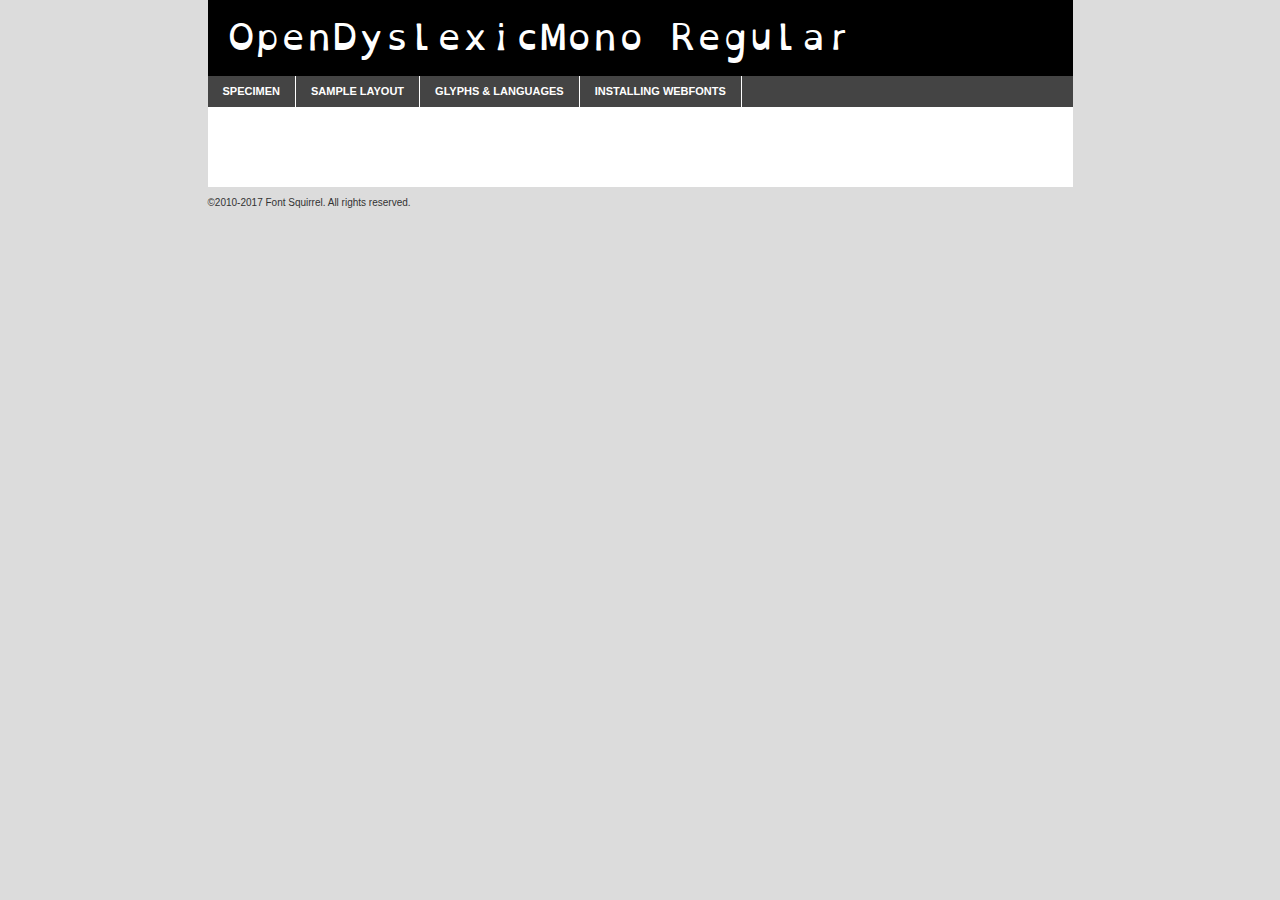
<file: tipo/opendyslexicmono-regular-demo.html>
<!DOCTYPE html PUBLIC "-//W3C//DTD XHTML 1.0 Transitional//EN"
	"http://www.w3.org/TR/xhtml1/DTD/xhtml1-transitional.dtd">

<html xmlns="http://www.w3.org/1999/xhtml" xml:lang="en" lang="en">
<head>
	<meta http-equiv="Content-Type" content="text/html; charset=utf-8" />
	<script src="http://ajax.googleapis.com/ajax/libs/jquery/1.7.2/jquery.min.js" type="text/javascript" charset="utf-8"></script>
	<script type="text/javascript">
	(function($){$.fn.easyTabs=function(option){var param=jQuery.extend({fadeSpeed:"fast",defaultContent:1,activeClass:'active'},option);$(this).each(function(){var thisId="#"+this.id;if(param.defaultContent==''){param.defaultContent=1;}
	if(typeof param.defaultContent=="number")
	{var defaultTab=$(thisId+" .tabs li:eq("+(param.defaultContent-1)+") a").attr('href').substr(1);}else{var defaultTab=param.defaultContent;}
	$(thisId+" .tabs li a").each(function(){var tabToHide=$(this).attr('href').substr(1);$("#"+tabToHide).addClass('easytabs-tab-content');});hideAll();changeContent(defaultTab);function hideAll(){$(thisId+" .easytabs-tab-content").hide();}
	function changeContent(tabId){hideAll();$(thisId+" .tabs li").removeClass(param.activeClass);$(thisId+" .tabs li a[href=#"+tabId+"]").closest('li').addClass(param.activeClass);if(param.fadeSpeed!="none")
	{$(thisId+" #"+tabId).fadeIn(param.fadeSpeed);}else{$(thisId+" #"+tabId).show();}}
	$(thisId+" .tabs li").click(function(){var tabId=$(this).find('a').attr('href').substr(1);changeContent(tabId);return false;});});}})(jQuery);
	</script>
	<link rel="stylesheet" href="specimen_files/specimen_stylesheet.css" type="text/css" charset="utf-8" />
	<link rel="stylesheet" href="stylesheet.css" type="text/css" charset="utf-8" />

	<style type="text/css">
					body{
				font-family: 'opendyslexicmonoregular';
							}
		</style>

	<title>OpenDyslexicMono Regular Specimen</title>
	
	
	<script type="text/javascript" charset="utf-8">
		$(document).ready(function() {
			$('#container').easyTabs({defaultContent:1});
		});
	</script>
</head>

<body>
<div id="container">
	<div id="header">
		OpenDyslexicMono Regular	</div>
	<ul class="tabs">
		<li><a href="#specimen">Specimen</a></li>
		<li><a href="#layout">Sample Layout</a></li>
				<li><a href="#glyphs">Glyphs &amp; Languages</a></li>
		<li><a href="#installing">Installing Webfonts</a></li>
		
	</ul>
	
	<div id="main_content">

		
			<div id="specimen">
		
				<div class="section">
					<div class="grid12 firstcol">
						<div class="huge">AaBb</div>
					</div>
				</div>
		
				<div class="section">
					<div class="glyph_range">A&#x200B;B&#x200b;C&#x200b;D&#x200b;E&#x200b;F&#x200b;G&#x200b;H&#x200b;I&#x200b;J&#x200b;K&#x200b;L&#x200b;M&#x200b;N&#x200b;O&#x200b;P&#x200b;Q&#x200b;R&#x200b;S&#x200b;T&#x200b;U&#x200b;V&#x200b;W&#x200b;X&#x200b;Y&#x200b;Z&#x200b;a&#x200b;b&#x200b;c&#x200b;d&#x200b;e&#x200b;f&#x200b;g&#x200b;h&#x200b;i&#x200b;j&#x200b;k&#x200b;l&#x200b;m&#x200b;n&#x200b;o&#x200b;p&#x200b;q&#x200b;r&#x200b;s&#x200b;t&#x200b;u&#x200b;v&#x200b;w&#x200b;x&#x200b;y&#x200b;z&#x200b;1&#x200b;2&#x200b;3&#x200b;4&#x200b;5&#x200b;6&#x200b;7&#x200b;8&#x200b;9&#x200b;0&#x200b;&amp;&#x200b;.&#x200b;,&#x200b;?&#x200b;!&#x200b;&#64;&#x200b;(&#x200b;)&#x200b;#&#x200b;$&#x200b;%&#x200b;*&#x200b;+&#x200b;-&#x200b;=&#x200b;:&#x200b;;</div>
				</div>
				<div class="section">
					<div class="grid12 firstcol">
						<table class="sample_table">
							<tr><td>10</td><td class="size10">abcdefghijklmnopqrstuvwxyzABCDEFGHIJKLMNOPQRSTUVWXYZ0123456789abcdefghijklmnopqrstuvwxyzABCDEFGHIJKLMNOPQRSTUVWXYZ0123456789abcdefghijklmnopqrstuvwxyzABCDEFGHIJKLMNOPQRSTUVWXYZ</td></tr>
							<tr><td>11</td><td class="size11">abcdefghijklmnopqrstuvwxyzABCDEFGHIJKLMNOPQRSTUVWXYZ0123456789abcdefghijklmnopqrstuvwxyzABCDEFGHIJKLMNOPQRSTUVWXYZ0123456789abcdefghijklmnopqrstuvwxyzABCDEFGHIJKLMNOPQRSTUVWXYZ</td></tr>
							<tr><td>12</td><td class="size12">abcdefghijklmnopqrstuvwxyzABCDEFGHIJKLMNOPQRSTUVWXYZ0123456789abcdefghijklmnopqrstuvwxyzABCDEFGHIJKLMNOPQRSTUVWXYZ0123456789abcdefghijklmnopqrstuvwxyzABCDEFGHIJKLMNOPQRSTUVWXYZ</td></tr>
							<tr><td>13</td><td class="size13">abcdefghijklmnopqrstuvwxyzABCDEFGHIJKLMNOPQRSTUVWXYZ0123456789abcdefghijklmnopqrstuvwxyzABCDEFGHIJKLMNOPQRSTUVWXYZ0123456789abcdefghijklmnopqrstuvwxyzABCDEFGHIJKLMNOPQRSTUVWXYZ</td></tr>
							<tr><td>14</td><td class="size14">abcdefghijklmnopqrstuvwxyzABCDEFGHIJKLMNOPQRSTUVWXYZ0123456789abcdefghijklmnopqrstuvwxyzABCDEFGHIJKLMNOPQRSTUVWXYZ0123456789abcdefghijklmnopqrstuvwxyzABCDEFGHIJKLMNOPQRSTUVWXYZ</td></tr>
							<tr><td>16</td><td class="size16">abcdefghijklmnopqrstuvwxyzABCDEFGHIJKLMNOPQRSTUVWXYZ0123456789abcdefghijklmnopqrstuvwxyzABCDEFGHIJKLMNOPQRSTUVWXYZ</td></tr>
							<tr><td>18</td><td class="size18">abcdefghijklmnopqrstuvwxyzABCDEFGHIJKLMNOPQRSTUVWXYZ0123456789abcdefghijklmnopqrstuvwxyzABCDEFGHIJKLMNOPQRSTUVWXYZ</td></tr>
							<tr><td>20</td><td class="size20">abcdefghijklmnopqrstuvwxyzABCDEFGHIJKLMNOPQRSTUVWXYZ0123456789abcdefghijklmnopqrstuvwxyzABCDEFGHIJKLMNOPQRSTUVWXYZ</td></tr>
							<tr><td>24</td><td class="size24">abcdefghijklmnopqrstuvwxyzABCDEFGHIJKLMNOPQRSTUVWXYZ0123456789abcdefghijklmnopqrstuvwxyzABCDEFGHIJKLMNOPQRSTUVWXYZ</td></tr>
							<tr><td>30</td><td class="size30">abcdefghijklmnopqrstuvwxyzABCDEFGHIJKLMNOPQRSTUVWXYZ0123456789abcdefghijklmnopqrstuvwxyzABCDEFGHIJKLMNOPQRSTUVWXYZ</td></tr>
							<tr><td>36</td><td class="size36">abcdefghijklmnopqrstuvwxyzABCDEFGHIJKLMNOPQRSTUVWXYZ0123456789abcdefghijklmnopqrstuvwxyzABCDEFGHIJKLMNOPQRSTUVWXYZ</td></tr>
							<tr><td>48</td><td class="size48">abcdefghijklmnopqrstuvwxyzABCDEFGHIJKLMNOPQRSTUVWXYZ0123456789abcdefghijklmnopqrstuvwxyzABCDEFGHIJKLMNOPQRSTUVWXYZ</td></tr>
							<tr><td>60</td><td class="size60">abcdefghijklmnopqrstuvwxyzABCDEFGHIJKLMNOPQRSTUVWXYZ0123456789abcdefghijklmnopqrstuvwxyzABCDEFGHIJKLMNOPQRSTUVWXYZ</td></tr>
							<tr><td>72</td><td class="size72">abcdefghijklmnopqrstuvwxyzABCDEFGHIJKLMNOPQRSTUVWXYZ0123456789abcdefghijklmnopqrstuvwxyzABCDEFGHIJKLMNOPQRSTUVWXYZ</td></tr>
							<tr><td>90</td><td class="size90">abcdefghijklmnopqrstuvwxyzABCDEFGHIJKLMNOPQRSTUVWXYZ0123456789abcdefghijklmnopqrstuvwxyzABCDEFGHIJKLMNOPQRSTUVWXYZ</td></tr>
						</table>
				
					</div>
			
				</div>
		
		
		
								<div class="section" id="bodycomparison">


										<div id="xheight">
				<div class="fontbody">&#x25FC;&#x25FC;&#x25FC;&#x25FC;&#x25FC;&#x25FC;&#x25FC;&#x25FC;&#x25FC;&#x25FC;&#x25FC;&#x25FC;&#x25FC;&#x25FC;&#x25FC;&#x25FC;&#x25FC;&#x25FC;&#x25FC;&#x25FC;&#x25FC;&#x25FC;&#x25FC;&#x25FC;&#x25FC;&#x25FC;&#x25FC;&#x25FC;&#x25FC;&#x25FC;&#x25FC;&#x25FC;&#x25FC;&#x25FC;&#x25FC;&#x25FC;&#x25FC;&#x25FC;&#x25FC;&#x25FC;&#x25FC;&#x25FC;&#x25FC;&#x25FC;&#x25FC;&#x25FC;&#x25FC;&#x25FC;&#x25FC;&#x25FC;&#x25FC;&#x25FC;&#x25FC;&#x25FC;&#x25FC;&#x25FC;&#x25FC;&#x25FC;&#x25FC;&#x25FC;&#x25FC;&#x25FC;&#x25FC;&#x25FC;&#x25FC;&#x25FC;&#x25FC;&#x25FC;&#x25FC;&#x25FC;&#x25FC;&#x25FC;&#x25FC;&#x25FC;&#x25FC;&#x25FC;&#x25FC;&#x25FC;&#x25FC;&#x25FC;&#x25FC;&#x25FC;&#x25FC;&#x25FC;&#x25FC;&#x25FC;&#x25FC;&#x25FC;&#x25FC;&#x25FC;&#x25FC;&#x25FC;&#x25FC;&#x25FC;&#x25FC;&#x25FC;&#x25FC;&#x25FC;&#x25FC;body</div><div class="arialbody">body</div><div class="verdanabody">body</div><div class="georgiabody">body</div></div>
										<div class="fontbody" style="z-index:1">
											body<span>OpenDyslexicMono Regular</span>
										</div>
										<div class="arialbody" style="z-index:1">
											body<span>Arial</span>
										</div>
										<div class="verdanabody" style="z-index:1">
											body<span>Verdana</span>
										</div>
										<div class="georgiabody" style="z-index:1">
											body<span>Georgia</span>
										</div>



								</div>
		
		
				<div class="section psample psample_row1" id="">
					
					<div class="grid2 firstcol">
						<p class="size10"><span>10.</span>Aenean lacinia bibendum nulla sed consectetur. Fusce dapibus, tellus ac cursus commodo, tortor mauris condimentum nibh, ut fermentum massa justo sit amet risus. Nullam id dolor id nibh ultricies vehicula ut id elit. Cum sociis natoque penatibus et magnis dis parturient montes, nascetur ridiculus mus. Nulla vitae elit libero, a pharetra augue.</p>
			
					</div>
					<div class="grid3">
						<p class="size11"><span>11.</span>Aenean lacinia bibendum nulla sed consectetur. Fusce dapibus, tellus ac cursus commodo, tortor mauris condimentum nibh, ut fermentum massa justo sit amet risus. Nullam id dolor id nibh ultricies vehicula ut id elit. Cum sociis natoque penatibus et magnis dis parturient montes, nascetur ridiculus mus. Nulla vitae elit libero, a pharetra augue.</p>
			
					</div>
					<div class="grid3">
						<p class="size12"><span>12.</span>Aenean lacinia bibendum nulla sed consectetur. Fusce dapibus, tellus ac cursus commodo, tortor mauris condimentum nibh, ut fermentum massa justo sit amet risus. Nullam id dolor id nibh ultricies vehicula ut id elit. Cum sociis natoque penatibus et magnis dis parturient montes, nascetur ridiculus mus. Nulla vitae elit libero, a pharetra augue.</p>
			
					</div>
					<div class="grid4">
						<p class="size13"><span>13.</span>Aenean lacinia bibendum nulla sed consectetur. Fusce dapibus, tellus ac cursus commodo, tortor mauris condimentum nibh, ut fermentum massa justo sit amet risus. Nullam id dolor id nibh ultricies vehicula ut id elit. Cum sociis natoque penatibus et magnis dis parturient montes, nascetur ridiculus mus. Nulla vitae elit libero, a pharetra augue.</p>
			
					</div>
					<div class="white_blend"></div>
					
				</div>
				<div class="section psample psample_row2" id="">
					<div class="grid3 firstcol">
						<p class="size14"><span>14.</span>Aenean lacinia bibendum nulla sed consectetur. Fusce dapibus, tellus ac cursus commodo, tortor mauris condimentum nibh, ut fermentum massa justo sit amet risus. Nullam id dolor id nibh ultricies vehicula ut id elit. Cum sociis natoque penatibus et magnis dis parturient montes, nascetur ridiculus mus. Nulla vitae elit libero, a pharetra augue.</p>
			
					</div>
					<div class="grid4">
						<p class="size16"><span>16.</span>Aenean lacinia bibendum nulla sed consectetur. Fusce dapibus, tellus ac cursus commodo, tortor mauris condimentum nibh, ut fermentum massa justo sit amet risus. Nullam id dolor id nibh ultricies vehicula ut id elit. Cum sociis natoque penatibus et magnis dis parturient montes, nascetur ridiculus mus. Nulla vitae elit libero, a pharetra augue.</p>
			
					</div>
					<div class="grid5">
						<p class="size18"><span>18.</span>Aenean lacinia bibendum nulla sed consectetur. Fusce dapibus, tellus ac cursus commodo, tortor mauris condimentum nibh, ut fermentum massa justo sit amet risus. Nullam id dolor id nibh ultricies vehicula ut id elit. Cum sociis natoque penatibus et magnis dis parturient montes, nascetur ridiculus mus. Nulla vitae elit libero, a pharetra augue.</p>
			
					</div>

					<div class="white_blend"></div>

				</div>
				
				<div class="section psample psample_row3" id="">
					<div class="grid5 firstcol">
						<p class="size20"><span>20.</span>Aenean lacinia bibendum nulla sed consectetur. Fusce dapibus, tellus ac cursus commodo, tortor mauris condimentum nibh, ut fermentum massa justo sit amet risus. Nullam id dolor id nibh ultricies vehicula ut id elit. Cum sociis natoque penatibus et magnis dis parturient montes, nascetur ridiculus mus. Nulla vitae elit libero, a pharetra augue.</p>
					</div>
					<div class="grid7">
						<p class="size24"><span>24.</span>Aenean lacinia bibendum nulla sed consectetur. Fusce dapibus, tellus ac cursus commodo, tortor mauris condimentum nibh, ut fermentum massa justo sit amet risus. Nullam id dolor id nibh ultricies vehicula ut id elit. Cum sociis natoque penatibus et magnis dis parturient montes, nascetur ridiculus mus. Nulla vitae elit libero, a pharetra augue.</p>
					</div>
					
					<div class="white_blend"></div>
					
				</div>
				
				<div class="section psample psample_row4" id="">
					<div class="grid12 firstcol">
						<p class="size30"><span>30.</span>Aenean lacinia bibendum nulla sed consectetur. Fusce dapibus, tellus ac cursus commodo, tortor mauris condimentum nibh, ut fermentum massa justo sit amet risus. Nullam id dolor id nibh ultricies vehicula ut id elit. Cum sociis natoque penatibus et magnis dis parturient montes, nascetur ridiculus mus. Nulla vitae elit libero, a pharetra augue.</p>
					</div>
					<div class="white_blend"></div>
					
				</div>
				
				
				
				<div class="section psample psample_row1 fullreverse">
					<div class="grid2 firstcol">
						<p class="size10"><span>10.</span>Aenean lacinia bibendum nulla sed consectetur. Fusce dapibus, tellus ac cursus commodo, tortor mauris condimentum nibh, ut fermentum massa justo sit amet risus. Nullam id dolor id nibh ultricies vehicula ut id elit. Cum sociis natoque penatibus et magnis dis parturient montes, nascetur ridiculus mus. Nulla vitae elit libero, a pharetra augue.</p>
			
					</div>
					<div class="grid3">
						<p class="size11"><span>11.</span>Aenean lacinia bibendum nulla sed consectetur. Fusce dapibus, tellus ac cursus commodo, tortor mauris condimentum nibh, ut fermentum massa justo sit amet risus. Nullam id dolor id nibh ultricies vehicula ut id elit. Cum sociis natoque penatibus et magnis dis parturient montes, nascetur ridiculus mus. Nulla vitae elit libero, a pharetra augue.</p>
			
					</div>
					<div class="grid3">
						<p class="size12"><span>12.</span>Aenean lacinia bibendum nulla sed consectetur. Fusce dapibus, tellus ac cursus commodo, tortor mauris condimentum nibh, ut fermentum massa justo sit amet risus. Nullam id dolor id nibh ultricies vehicula ut id elit. Cum sociis natoque penatibus et magnis dis parturient montes, nascetur ridiculus mus. Nulla vitae elit libero, a pharetra augue.</p>
			
					</div>
					<div class="grid4">
						<p class="size13"><span>13.</span>Aenean lacinia bibendum nulla sed consectetur. Fusce dapibus, tellus ac cursus commodo, tortor mauris condimentum nibh, ut fermentum massa justo sit amet risus. Nullam id dolor id nibh ultricies vehicula ut id elit. Cum sociis natoque penatibus et magnis dis parturient montes, nascetur ridiculus mus. Nulla vitae elit libero, a pharetra augue.</p>
			
					</div>
					<div class="black_blend"></div>
					
				</div>
				
				<div class="section psample psample_row2 fullreverse">
					<div class="grid3 firstcol">
						<p class="size14"><span>14.</span>Aenean lacinia bibendum nulla sed consectetur. Fusce dapibus, tellus ac cursus commodo, tortor mauris condimentum nibh, ut fermentum massa justo sit amet risus. Nullam id dolor id nibh ultricies vehicula ut id elit. Cum sociis natoque penatibus et magnis dis parturient montes, nascetur ridiculus mus. Nulla vitae elit libero, a pharetra augue.</p>
			
					</div>
					<div class="grid4">
						<p class="size16"><span>16.</span>Aenean lacinia bibendum nulla sed consectetur. Fusce dapibus, tellus ac cursus commodo, tortor mauris condimentum nibh, ut fermentum massa justo sit amet risus. Nullam id dolor id nibh ultricies vehicula ut id elit. Cum sociis natoque penatibus et magnis dis parturient montes, nascetur ridiculus mus. Nulla vitae elit libero, a pharetra augue.</p>
			
					</div>
					<div class="grid5">
						<p class="size18"><span>18.</span>Aenean lacinia bibendum nulla sed consectetur. Fusce dapibus, tellus ac cursus commodo, tortor mauris condimentum nibh, ut fermentum massa justo sit amet risus. Nullam id dolor id nibh ultricies vehicula ut id elit. Cum sociis natoque penatibus et magnis dis parturient montes, nascetur ridiculus mus. Nulla vitae elit libero, a pharetra augue.</p>
			
					</div>
					<div class="black_blend"></div>

				</div>
				
				<div class="section psample fullreverse psample_row3" id="">
					<div class="grid5 firstcol">
						<p class="size20"><span>20.</span>Aenean lacinia bibendum nulla sed consectetur. Fusce dapibus, tellus ac cursus commodo, tortor mauris condimentum nibh, ut fermentum massa justo sit amet risus. Nullam id dolor id nibh ultricies vehicula ut id elit. Cum sociis natoque penatibus et magnis dis parturient montes, nascetur ridiculus mus. Nulla vitae elit libero, a pharetra augue.</p>
					</div>
					<div class="grid7">
						<p class="size24"><span>24.</span>Aenean lacinia bibendum nulla sed consectetur. Fusce dapibus, tellus ac cursus commodo, tortor mauris condimentum nibh, ut fermentum massa justo sit amet risus. Nullam id dolor id nibh ultricies vehicula ut id elit. Cum sociis natoque penatibus et magnis dis parturient montes, nascetur ridiculus mus. Nulla vitae elit libero, a pharetra augue.</p>
					</div>
					
					<div class="black_blend"></div>
					
				</div>
				
				<div class="section psample fullreverse psample_row4" id="" style="border-bottom: 20px #000 solid;">
					<div class="grid12 firstcol">
						<p class="size30"><span>30.</span>Aenean lacinia bibendum nulla sed consectetur. Fusce dapibus, tellus ac cursus commodo, tortor mauris condimentum nibh, ut fermentum massa justo sit amet risus. Nullam id dolor id nibh ultricies vehicula ut id elit. Cum sociis natoque penatibus et magnis dis parturient montes, nascetur ridiculus mus. Nulla vitae elit libero, a pharetra augue.</p>
					</div>
					<div class="black_blend"></div>
					
				</div>
				
				
				
				
			</div>
			
			<div id="layout">
				
				<div class="section">
					
					<div class="grid12 firstcol">
						<h1>Lorem Ipsum Dolor</h1>
						<h2>Etiam porta sem malesuada magna mollis euismod</h2>
						
						<p class="byline">By <a href="#link">Aenean Lacinia</a></p>
					</div>
				</div>
				<div class="section">
					<div class="grid8 firstcol">
						<p class="large">Donec sed odio dui. Morbi leo risus, porta ac consectetur ac, vestibulum at eros. Fusce dapibus, tellus ac cursus commodo, tortor mauris condimentum nibh, ut fermentum massa justo sit amet risus. </p>

						
						<h3>Pellentesque ornare sem</h3>

						<p>Maecenas sed diam eget risus varius blandit sit amet non magna. Maecenas faucibus mollis interdum. Donec ullamcorper nulla non metus auctor fringilla. Nullam id dolor id nibh ultricies vehicula ut id elit. Nullam id dolor id nibh ultricies vehicula ut id elit. </p>

						<p>Aenean eu leo quam. Pellentesque ornare sem lacinia quam venenatis vestibulum. Lorem ipsum dolor sit amet, consectetur adipiscing elit. Cum sociis natoque penatibus et magnis dis parturient montes, nascetur ridiculus mus. </p>

						<p>Nulla vitae elit libero, a pharetra augue. Praesent commodo cursus magna, vel scelerisque nisl consectetur et. Aenean lacinia bibendum nulla sed consectetur. </p>

						<p>Nullam quis risus eget urna mollis ornare vel eu leo. Nullam quis risus eget urna mollis ornare vel eu leo. Maecenas sed diam eget risus varius blandit sit amet non magna. Donec ullamcorper nulla non metus auctor fringilla. </p>

						<h3>Cras mattis consectetur</h3>

						<p>Aenean eu leo quam. Pellentesque ornare sem lacinia quam venenatis vestibulum. Aenean lacinia bibendum nulla sed consectetur. Integer posuere erat a ante venenatis dapibus posuere velit aliquet. Cras mattis consectetur purus sit amet fermentum. </p>

						<p>Nullam id dolor id nibh ultricies vehicula ut id elit. Nullam quis risus eget urna mollis ornare vel eu leo. Cras mattis consectetur purus sit amet fermentum.</p>
					</div>
					
					<div class="grid4 sidebar">
						
						<div class="box reverse">
							<p class="last">Nullam quis risus eget urna mollis ornare vel eu leo. Donec ullamcorper nulla non metus auctor fringilla. Cras mattis consectetur purus sit amet fermentum. Sed posuere consectetur est at lobortis. Lorem ipsum dolor sit amet, consectetur adipiscing elit. </p>
						</div>
						
						<p class="caption">Maecenas sed diam eget risus varius.</p>

						<p>Vestibulum id ligula porta felis euismod semper. Integer posuere erat a ante venenatis dapibus posuere velit aliquet. Vestibulum id ligula porta felis euismod semper. Sed posuere consectetur est at lobortis. Maecenas sed diam eget risus varius blandit sit amet non magna. Fusce dapibus, tellus ac cursus commodo, tortor mauris condimentum nibh, ut fermentum massa justo sit amet risus. </p>

					

						<p>Duis mollis, est non commodo luctus, nisi erat porttitor ligula, eget lacinia odio sem nec elit. Aenean lacinia bibendum nulla sed consectetur. Vivamus sagittis lacus vel augue laoreet rutrum faucibus dolor auctor. Aenean lacinia bibendum nulla sed consectetur. Nullam quis risus eget urna mollis ornare vel eu leo. </p>

						<p>Praesent commodo cursus magna, vel scelerisque nisl consectetur et. Donec ullamcorper nulla non metus auctor fringilla. Maecenas faucibus mollis interdum. Fusce dapibus, tellus ac cursus commodo, tortor mauris condimentum nibh, ut fermentum massa justo sit amet risus. </p>

					</div>
				</div>
				
			</div>


			



		<div id="glyphs">
			<div class="section">
				<div class="grid12 firstcol">
			
				<h1>Language Support</h1>
				<p>The subset of OpenDyslexicMono Regular in this kit supports the following languages:<br />
			
					Albanian, Basque, Breton, Chamorro, Danish, Dutch, English, Faroese, Finnish, French, Frisian, Galician, German, Icelandic, Italian, Malagasy, Norwegian, Portuguese, Spanish, Swedish, Alsatian, Aragonese, Arapaho, Arrernte, Asturian, Aymara, Bislama, Cebuano, Corsican, Fijian, French_creole, Genoese, Gilbertese, Greenlandic, Haitian_creole, Hiligaynon, Hmong, Hopi, Ibanag, Iloko_ilokano, Indonesian, Interglossa_glosa, Interlingua, Irish_gaelic, Jerriais, Lojban, Lombard, Luxembourgeois, Manx, Mohawk, Norfolk_pitcairnese, Occitan, Oromo, Pangasinan, Papiamento, Piedmontese, Potawatomi, Rhaeto-romance, Romansh, Rotokas, Sami_lule, Samoan, Sardinian, Scots_gaelic, Seychelles_creole, Shona, Sicilian, Somali, Southern_ndebele, Swahili, Swati_swazi, Tagalog_filipino_pilipino, Tetum, Tok_pisin, Uyghur_latinized, Volapuk, Walloon, Warlpiri, Xhosa, Yapese, Zulu, Latinbasic, Ubasic, Demo				</p>
				<h1>Glyph Chart</h1>
				<p>The subset of OpenDyslexicMono Regular in this kit includes all the glyphs listed below. Unicode entities are included above each glyph to help you insert individual characters into your layout.</p>
				<div id="glyph_chart">
			
																														 <div><p>&amp;#32;</p>&#32;</div>
																				 <div><p>&amp;#33;</p>&#33;</div>
																				 <div><p>&amp;#34;</p>&#34;</div>
																				 <div><p>&amp;#35;</p>&#35;</div>
																				 <div><p>&amp;#36;</p>&#36;</div>
																				 <div><p>&amp;#37;</p>&#37;</div>
																				 <div><p>&amp;#38;</p>&#38;</div>
																				 <div><p>&amp;#39;</p>&#39;</div>
																				 <div><p>&amp;#40;</p>&#40;</div>
																				 <div><p>&amp;#41;</p>&#41;</div>
																				 <div><p>&amp;#42;</p>&#42;</div>
																				 <div><p>&amp;#43;</p>&#43;</div>
																				 <div><p>&amp;#44;</p>&#44;</div>
																				 <div><p>&amp;#45;</p>&#45;</div>
																				 <div><p>&amp;#46;</p>&#46;</div>
																				 <div><p>&amp;#47;</p>&#47;</div>
																				 <div><p>&amp;#48;</p>&#48;</div>
																				 <div><p>&amp;#49;</p>&#49;</div>
																				 <div><p>&amp;#50;</p>&#50;</div>
																				 <div><p>&amp;#51;</p>&#51;</div>
																				 <div><p>&amp;#52;</p>&#52;</div>
																				 <div><p>&amp;#53;</p>&#53;</div>
																				 <div><p>&amp;#54;</p>&#54;</div>
																				 <div><p>&amp;#55;</p>&#55;</div>
																				 <div><p>&amp;#56;</p>&#56;</div>
																				 <div><p>&amp;#57;</p>&#57;</div>
																				 <div><p>&amp;#58;</p>&#58;</div>
																				 <div><p>&amp;#59;</p>&#59;</div>
																				 <div><p>&amp;#60;</p>&#60;</div>
																				 <div><p>&amp;#61;</p>&#61;</div>
																				 <div><p>&amp;#62;</p>&#62;</div>
																				 <div><p>&amp;#63;</p>&#63;</div>
																				 <div><p>&amp;#64;</p>&#64;</div>
																				 <div><p>&amp;#65;</p>&#65;</div>
																				 <div><p>&amp;#66;</p>&#66;</div>
																				 <div><p>&amp;#67;</p>&#67;</div>
																				 <div><p>&amp;#68;</p>&#68;</div>
																				 <div><p>&amp;#69;</p>&#69;</div>
																				 <div><p>&amp;#70;</p>&#70;</div>
																				 <div><p>&amp;#71;</p>&#71;</div>
																				 <div><p>&amp;#72;</p>&#72;</div>
																				 <div><p>&amp;#73;</p>&#73;</div>
																				 <div><p>&amp;#74;</p>&#74;</div>
																				 <div><p>&amp;#75;</p>&#75;</div>
																				 <div><p>&amp;#76;</p>&#76;</div>
																				 <div><p>&amp;#77;</p>&#77;</div>
																				 <div><p>&amp;#78;</p>&#78;</div>
																				 <div><p>&amp;#79;</p>&#79;</div>
																				 <div><p>&amp;#80;</p>&#80;</div>
																				 <div><p>&amp;#81;</p>&#81;</div>
																				 <div><p>&amp;#82;</p>&#82;</div>
																				 <div><p>&amp;#83;</p>&#83;</div>
																				 <div><p>&amp;#84;</p>&#84;</div>
																				 <div><p>&amp;#85;</p>&#85;</div>
																				 <div><p>&amp;#86;</p>&#86;</div>
																				 <div><p>&amp;#87;</p>&#87;</div>
																				 <div><p>&amp;#88;</p>&#88;</div>
																				 <div><p>&amp;#89;</p>&#89;</div>
																				 <div><p>&amp;#90;</p>&#90;</div>
																				 <div><p>&amp;#91;</p>&#91;</div>
																				 <div><p>&amp;#92;</p>&#92;</div>
																				 <div><p>&amp;#93;</p>&#93;</div>
																				 <div><p>&amp;#94;</p>&#94;</div>
																				 <div><p>&amp;#95;</p>&#95;</div>
																				 <div><p>&amp;#96;</p>&#96;</div>
																				 <div><p>&amp;#97;</p>&#97;</div>
																				 <div><p>&amp;#98;</p>&#98;</div>
																				 <div><p>&amp;#99;</p>&#99;</div>
																				 <div><p>&amp;#100;</p>&#100;</div>
																				 <div><p>&amp;#101;</p>&#101;</div>
																				 <div><p>&amp;#102;</p>&#102;</div>
																				 <div><p>&amp;#103;</p>&#103;</div>
																				 <div><p>&amp;#104;</p>&#104;</div>
																				 <div><p>&amp;#105;</p>&#105;</div>
																				 <div><p>&amp;#106;</p>&#106;</div>
																				 <div><p>&amp;#107;</p>&#107;</div>
																				 <div><p>&amp;#108;</p>&#108;</div>
																				 <div><p>&amp;#109;</p>&#109;</div>
																				 <div><p>&amp;#110;</p>&#110;</div>
																				 <div><p>&amp;#111;</p>&#111;</div>
																				 <div><p>&amp;#112;</p>&#112;</div>
																				 <div><p>&amp;#113;</p>&#113;</div>
																				 <div><p>&amp;#114;</p>&#114;</div>
																				 <div><p>&amp;#115;</p>&#115;</div>
																				 <div><p>&amp;#116;</p>&#116;</div>
																				 <div><p>&amp;#117;</p>&#117;</div>
																				 <div><p>&amp;#118;</p>&#118;</div>
																				 <div><p>&amp;#119;</p>&#119;</div>
																				 <div><p>&amp;#120;</p>&#120;</div>
																				 <div><p>&amp;#121;</p>&#121;</div>
																				 <div><p>&amp;#122;</p>&#122;</div>
																				 <div><p>&amp;#123;</p>&#123;</div>
																				 <div><p>&amp;#124;</p>&#124;</div>
																				 <div><p>&amp;#125;</p>&#125;</div>
																				 <div><p>&amp;#126;</p>&#126;</div>
																				 <div><p>&amp;#160;</p>&#160;</div>
																				 <div><p>&amp;#161;</p>&#161;</div>
																				 <div><p>&amp;#162;</p>&#162;</div>
																				 <div><p>&amp;#163;</p>&#163;</div>
																				 <div><p>&amp;#164;</p>&#164;</div>
																				 <div><p>&amp;#165;</p>&#165;</div>
																				 <div><p>&amp;#166;</p>&#166;</div>
																				 <div><p>&amp;#167;</p>&#167;</div>
																				 <div><p>&amp;#168;</p>&#168;</div>
																				 <div><p>&amp;#169;</p>&#169;</div>
																				 <div><p>&amp;#170;</p>&#170;</div>
																				 <div><p>&amp;#171;</p>&#171;</div>
																				 <div><p>&amp;#172;</p>&#172;</div>
																				 <div><p>&amp;#173;</p>&#173;</div>
																				 <div><p>&amp;#174;</p>&#174;</div>
																				 <div><p>&amp;#175;</p>&#175;</div>
																				 <div><p>&amp;#176;</p>&#176;</div>
																				 <div><p>&amp;#177;</p>&#177;</div>
																				 <div><p>&amp;#178;</p>&#178;</div>
																				 <div><p>&amp;#179;</p>&#179;</div>
																				 <div><p>&amp;#180;</p>&#180;</div>
																				 <div><p>&amp;#181;</p>&#181;</div>
																				 <div><p>&amp;#182;</p>&#182;</div>
																				 <div><p>&amp;#183;</p>&#183;</div>
																				 <div><p>&amp;#184;</p>&#184;</div>
																				 <div><p>&amp;#185;</p>&#185;</div>
																				 <div><p>&amp;#186;</p>&#186;</div>
																				 <div><p>&amp;#187;</p>&#187;</div>
																				 <div><p>&amp;#188;</p>&#188;</div>
																				 <div><p>&amp;#189;</p>&#189;</div>
																				 <div><p>&amp;#190;</p>&#190;</div>
																				 <div><p>&amp;#191;</p>&#191;</div>
																				 <div><p>&amp;#192;</p>&#192;</div>
																				 <div><p>&amp;#193;</p>&#193;</div>
																				 <div><p>&amp;#194;</p>&#194;</div>
																				 <div><p>&amp;#195;</p>&#195;</div>
																				 <div><p>&amp;#196;</p>&#196;</div>
																				 <div><p>&amp;#197;</p>&#197;</div>
																				 <div><p>&amp;#198;</p>&#198;</div>
																				 <div><p>&amp;#199;</p>&#199;</div>
																				 <div><p>&amp;#200;</p>&#200;</div>
																				 <div><p>&amp;#201;</p>&#201;</div>
																				 <div><p>&amp;#202;</p>&#202;</div>
																				 <div><p>&amp;#203;</p>&#203;</div>
																				 <div><p>&amp;#204;</p>&#204;</div>
																				 <div><p>&amp;#205;</p>&#205;</div>
																				 <div><p>&amp;#206;</p>&#206;</div>
																				 <div><p>&amp;#207;</p>&#207;</div>
																				 <div><p>&amp;#208;</p>&#208;</div>
																				 <div><p>&amp;#209;</p>&#209;</div>
																				 <div><p>&amp;#210;</p>&#210;</div>
																				 <div><p>&amp;#211;</p>&#211;</div>
																				 <div><p>&amp;#212;</p>&#212;</div>
																				 <div><p>&amp;#213;</p>&#213;</div>
																				 <div><p>&amp;#214;</p>&#214;</div>
																				 <div><p>&amp;#215;</p>&#215;</div>
																				 <div><p>&amp;#216;</p>&#216;</div>
																				 <div><p>&amp;#217;</p>&#217;</div>
																				 <div><p>&amp;#218;</p>&#218;</div>
																				 <div><p>&amp;#219;</p>&#219;</div>
																				 <div><p>&amp;#220;</p>&#220;</div>
																				 <div><p>&amp;#221;</p>&#221;</div>
																				 <div><p>&amp;#222;</p>&#222;</div>
																				 <div><p>&amp;#223;</p>&#223;</div>
																				 <div><p>&amp;#224;</p>&#224;</div>
																				 <div><p>&amp;#225;</p>&#225;</div>
																				 <div><p>&amp;#226;</p>&#226;</div>
																				 <div><p>&amp;#227;</p>&#227;</div>
																				 <div><p>&amp;#228;</p>&#228;</div>
																				 <div><p>&amp;#229;</p>&#229;</div>
																				 <div><p>&amp;#230;</p>&#230;</div>
																				 <div><p>&amp;#231;</p>&#231;</div>
																				 <div><p>&amp;#232;</p>&#232;</div>
																				 <div><p>&amp;#233;</p>&#233;</div>
																				 <div><p>&amp;#234;</p>&#234;</div>
																				 <div><p>&amp;#235;</p>&#235;</div>
																				 <div><p>&amp;#236;</p>&#236;</div>
																				 <div><p>&amp;#237;</p>&#237;</div>
																				 <div><p>&amp;#238;</p>&#238;</div>
																				 <div><p>&amp;#239;</p>&#239;</div>
																				 <div><p>&amp;#240;</p>&#240;</div>
																				 <div><p>&amp;#241;</p>&#241;</div>
																				 <div><p>&amp;#242;</p>&#242;</div>
																				 <div><p>&amp;#243;</p>&#243;</div>
																				 <div><p>&amp;#244;</p>&#244;</div>
																				 <div><p>&amp;#245;</p>&#245;</div>
																				 <div><p>&amp;#246;</p>&#246;</div>
																				 <div><p>&amp;#247;</p>&#247;</div>
																				 <div><p>&amp;#248;</p>&#248;</div>
																				 <div><p>&amp;#249;</p>&#249;</div>
																				 <div><p>&amp;#250;</p>&#250;</div>
																				 <div><p>&amp;#251;</p>&#251;</div>
																				 <div><p>&amp;#252;</p>&#252;</div>
																				 <div><p>&amp;#253;</p>&#253;</div>
																				 <div><p>&amp;#254;</p>&#254;</div>
																				 <div><p>&amp;#255;</p>&#255;</div>
																				 <div><p>&amp;#338;</p>&#338;</div>
																				 <div><p>&amp;#339;</p>&#339;</div>
																				 <div><p>&amp;#376;</p>&#376;</div>
																				 <div><p>&amp;#710;</p>&#710;</div>
																				 <div><p>&amp;#732;</p>&#732;</div>
																				 <div><p>&amp;#8192;</p>&#8192;</div>
																				 <div><p>&amp;#8193;</p>&#8193;</div>
																				 <div><p>&amp;#8194;</p>&#8194;</div>
																				 <div><p>&amp;#8195;</p>&#8195;</div>
																				 <div><p>&amp;#8196;</p>&#8196;</div>
																				 <div><p>&amp;#8197;</p>&#8197;</div>
																				 <div><p>&amp;#8198;</p>&#8198;</div>
																				 <div><p>&amp;#8199;</p>&#8199;</div>
																				 <div><p>&amp;#8200;</p>&#8200;</div>
																				 <div><p>&amp;#8201;</p>&#8201;</div>
																				 <div><p>&amp;#8202;</p>&#8202;</div>
																				 <div><p>&amp;#8208;</p>&#8208;</div>
																				 <div><p>&amp;#8209;</p>&#8209;</div>
																				 <div><p>&amp;#8210;</p>&#8210;</div>
																				 <div><p>&amp;#8211;</p>&#8211;</div>
																				 <div><p>&amp;#8212;</p>&#8212;</div>
																				 <div><p>&amp;#8216;</p>&#8216;</div>
																				 <div><p>&amp;#8217;</p>&#8217;</div>
																				 <div><p>&amp;#8218;</p>&#8218;</div>
																				 <div><p>&amp;#8220;</p>&#8220;</div>
																				 <div><p>&amp;#8221;</p>&#8221;</div>
																				 <div><p>&amp;#8222;</p>&#8222;</div>
																				 <div><p>&amp;#8226;</p>&#8226;</div>
																				 <div><p>&amp;#8230;</p>&#8230;</div>
																				 <div><p>&amp;#8239;</p>&#8239;</div>
																				 <div><p>&amp;#8249;</p>&#8249;</div>
																				 <div><p>&amp;#8250;</p>&#8250;</div>
																				 <div><p>&amp;#8287;</p>&#8287;</div>
																				 <div><p>&amp;#8364;</p>&#8364;</div>
																				 <div><p>&amp;#8482;</p>&#8482;</div>
																				 <div><p>&amp;#9724;</p>&#9724;</div>
																				 <div><p>&amp;#64257;</p>&#64257;</div>
																				 <div><p>&amp;#64258;</p>&#64258;</div>
																																																</div>	
				</div>
		
		
			</div>
		</div>
		
		
		<div id="specs">
			
		</div>
	
		<div id="installing">
			<div class="section">
				<div class="grid7 firstcol">
					<h1>Installing Webfonts</h1>
					
					<p>Webfonts are supported by all major browser platforms but not all in the same way. There are currently four different font formats that must be included in order to target all browsers. This includes TTF, WOFF, EOT and SVG.</p>
					
					<h2>1. Upload your webfonts</h2>
					<p>You must upload your webfont kit to your website. They should be in or near the same directory as your CSS files.</p>
					
					<h2>2. Include the webfont stylesheet</h2>
					<p>A special CSS @font-face declaration helps the various browsers select the appropriate font it needs without causing you a bunch of headaches. Learn more about this syntax by reading the <a href="https://www.fontspring.com/blog/further-hardening-of-the-bulletproof-syntax">Fontspring blog post</a> about it. The code for it is as follows:</p>


<code>
@font-face{ 
	font-family: 'MyWebFont';
	src: url('WebFont.eot');
	src: url('WebFont.eot?#iefix') format('embedded-opentype'),
	     url('WebFont.woff') format('woff'),
	     url('WebFont.ttf') format('truetype'),
	     url('WebFont.svg#webfont') format('svg');
}
</code>

	<p>We've already gone ahead and generated the code for you. All you have to do is link to the stylesheet in your HTML, like this:</p>
	<code>&lt;link rel=&quot;stylesheet&quot; href=&quot;stylesheet.css&quot; type=&quot;text/css&quot; charset=&quot;utf-8&quot; /&gt;</code>

					<h2>3. Modify your own stylesheet</h2>
					<p>To take advantage of your new fonts, you must tell your stylesheet to use them. Look at the original @font-face declaration above and find the property called "font-family." The name linked there will be what you use to reference the font. Prepend that webfont name to the font stack in the "font-family" property, inside the selector you want to change. For example:</p>
<code>p { font-family: 'WebFont', Arial, sans-serif; }</code>

<h2>4. Test</h2>
<p>Getting webfonts to work cross-browser <em>can</em> be tricky. Use the information in the sidebar to help you if you find that fonts aren't loading in a particular browser.</p>
				</div>
				
				<div class="grid5 sidebar">
					<div class="box">
						<h2>Troubleshooting<br />Font-Face Problems</h2>
						<p>Having trouble getting your webfonts to load in your new website? Here are some tips to sort out what might be the problem.</p>

						<h3>Fonts not showing in any browser</h3>

						<p>This sounds like you need to work on the plumbing. You either did not upload the fonts to the correct directory, or you did not link the fonts properly in the CSS. If you've confirmed that all this is correct and you still have a problem, take a look at your .htaccess file and see if requests are getting intercepted.</p>

						<h3>Fonts not loading in iPhone or iPad</h3>

						<p>The most common problem here is that you are serving the fonts from an IIS server. IIS refuses to serve files that have unknown MIME types. If that is the case, you must set the MIME type for SVG to "image/svg+xml" in the server settings. Follow these instructions from Microsoft if you need help.</p>

						<h3>Fonts not loading in Firefox</h3>

						<p>The primary reason for this failure? You are still using a version Firefox older than 3.5. So upgrade already! If that isn't it, then you are very likely serving fonts from a different domain. Firefox requires that all font assets be served from the same domain. Lastly it is possible that you need to add WOFF to your list of MIME types (if you are serving via IIS.)</p>

						<h3>Fonts not loading in IE</h3>

						<p>Are you looking at Internet Explorer on an actual Windows machine or are you cheating by using a service like Adobe BrowserLab? Many of these screenshot services do not render @font-face for IE. Best to test it on a real machine.</p>

						<h3>Fonts not loading in IE9</h3>

						<p>IE9, like Firefox, requires that fonts be served from the same domain as the website. Make sure that is the case.</p>
					</div>
				</div>
			</div>
			
		</div>
	
	</div>
	<div id="footer">
		<p>&copy;2010-2017 Font Squirrel. All rights reserved.</p>
	</div>
</div>
</body>
</html>
</file>
<file: style.css>
*{
    margin: 0;
    padding: 0;
}

body{
    font-family: 'Roboto', sans-serif;
}

header{
    background-image: url(https://images.unsplash.com/photo-1533612608997-212b06408bb9?ixlib=rb-0.3.5&ixid=eyJhcHBfaWQiOjEyMDd9&s=c9156c9cbb00480b1a60588438163f12&auto=format&fit=crop&w=750&q=80);
    background-position:center;
    background-size: cover;
    background-repeat:no-repeat;
    padding: 80px;
}

header img{
    width: 15%;
}

.sect-1{
    background-color: rgba(255, 162, 153, 0.829);
    padding: 50px;
}

.sect-1 img{
    width: 10%;
}

.sect-1 h3{
    font-size: 15px;
    margin: 15px;
    text-align: justify;
    font-weight: 500;
}

.sect-2 h1{
    text-align: center;
    font-family: 30px;
    font-weight: 600;
    margin: 10px;
}

/* .sect-2 h3{
    font-family: 25px;
    text-align: left;
} */

.decora{
    position: absolute;
    width: 100%;
    height: 350px;
    top: 780px;
}
.pulse{
    position: absolute;
    width: 45%;
    right: 10px;
    top: 690px;
    z-index: 1;
}

button{
    position: absolute;
    top: 990px;
    left: 400px;
    margin: 10px;
    background-color: #01FBFF;
    width: 300px;
    height: 40px;
    box-shadow: 8px 8px 20px rgba(0, 0, 0, 0.35);
    border-radius: 20px;
    border: none;
    font-weight: 600;
}
</file>
<file: tipo/stylesheet.css>
/*! Generated by Font Squirrel (https://www.fontsquirrel.com) on October 21, 2018 */



@font-face {
    font-family: 'opendyslexicaltabold';
    src: url('opendyslexicalta-bold-webfont.woff2') format('woff2'),
         url('opendyslexicalta-bold-webfont.woff') format('woff');
    font-weight: normal;
    font-style: normal;

}




@font-face {
    font-family: 'opendyslexicaltabold_italic';
    src: url('opendyslexicalta-bolditalic-webfont.woff2') format('woff2'),
         url('opendyslexicalta-bolditalic-webfont.woff') format('woff');
    font-weight: normal;
    font-style: normal;

}




@font-face {
    font-family: 'opendyslexicaltaitalic';
    src: url('opendyslexicalta-italic-webfont.woff2') format('woff2'),
         url('opendyslexicalta-italic-webfont.woff') format('woff');
    font-weight: normal;
    font-style: normal;

}




@font-face {
    font-family: 'opendyslexicaltaregular';
    src: url('opendyslexicalta-regular-webfont.woff2') format('woff2'),
         url('opendyslexicalta-regular-webfont.woff') format('woff');
    font-weight: normal;
    font-style: normal;

}




@font-face {
    font-family: 'opendyslexicbold';
    src: url('opendyslexic-bold-webfont.woff2') format('woff2'),
         url('opendyslexic-bold-webfont.woff') format('woff');
    font-weight: normal;
    font-style: normal;

}




@font-face {
    font-family: 'opendyslexicbold_italic';
    src: url('opendyslexic-bolditalic-webfont.woff2') format('woff2'),
         url('opendyslexic-bolditalic-webfont.woff') format('woff');
    font-weight: normal;
    font-style: normal;

}




@font-face {
    font-family: 'opendyslexicitalic';
    src: url('opendyslexic-italic-webfont.woff2') format('woff2'),
         url('opendyslexic-italic-webfont.woff') format('woff');
    font-weight: normal;
    font-style: normal;

}




@font-face {
    font-family: 'opendyslexicmonoregular';
    src: url('opendyslexicmono-regular-webfont.woff2') format('woff2'),
         url('opendyslexicmono-regular-webfont.woff') format('woff');
    font-weight: normal;
    font-style: normal;

}




@font-face {
    font-family: 'opendyslexicregular';
    src: url('opendyslexic-regular-webfont.woff2') format('woff2'),
         url('opendyslexic-regular-webfont.woff') format('woff');
    font-weight: normal;
    font-style: normal;

}
</file>
<file: tipo/specimen_files/specimen_stylesheet.css>
@import url('grid_12-825-55-15.css');

/*  
	CSS Reset by Eric Meyer - Released under Public Domain
    http://meyerweb.com/eric/tools/css/reset/
*/
html, body, div, span, applet, object, iframe,
h1, h2, h3, h4, h5, h6, p, blockquote, pre,
a, abbr, acronym, address, big, cite, code,
del, dfn, em, font, img, ins, kbd, q, s, samp,
small, strike, strong, sub, sup, tt, var,
b, u, i, center, dl, dt, dd, ol, ul, li,
fieldset, form, label, legend, table, 
caption, tbody, tfoot, thead, tr, th, td 
                  {margin: 0;padding: 0;border: 0;outline: 0;
                  font-size: 100%;vertical-align: baseline;
                  background: transparent;}
body              {line-height: 1;}
ol, ul            {list-style: none;}
blockquote, q     {quotes: none;}
blockquote:before, blockquote:after,
q:before, q:after {content: '';	content: none;}
:focus            {outline: 0;}
ins               {text-decoration: none;}
del               {text-decoration: line-through;}
table             {border-collapse: collapse;border-spacing: 0;}




body {
	color: #000;
	background-color: #dcdcdc;
}

a {
	text-decoration: none;
	color: #1883ba;
}

h1{
	font-size: 32px;
	font-weight: normal;
	font-style: normal;
	margin-bottom: 18px;
}

h2{
	font-size: 18px;
}

#container {
	width: 865px;
	margin: 0px auto;
}


#header {
	padding: 20px;
	font-size: 36px;
	background-color: #000;
	color: #fff;
}

#header span {
	color: #666;
}
#main_content {
	background-color: #fff;
	padding: 60px 20px 20px;
}


#footer p {
	margin: 0;
	padding-top: 10px;
	padding-bottom: 50px;
	color: #333;
	font: 10px Arial, sans-serif;
}

.tabs {
	width: 100%;
	height: 31px;
	background-color: #444;
}
.tabs li {
	float:  left;
	margin: 0;
	overflow: hidden;
	background-color: #444;
}
.tabs li a {
	display: block;
	color: #fff;
	text-decoration: none;
	font: bold 11px/11px 'Arial';
	text-transform: uppercase;
	padding: 10px 15px;
	border-right: 1px solid #fff;
}

.tabs li a:hover {
		background-color: #00b3ff;

}

.tabs li.active a {
	color:  #000;
	background-color: #fff;
}



div.huge {
	
	font-size: 300px;
	line-height: 1em;
	padding: 0;
	letter-spacing: -.02em;
	overflow: hidden;
}
div.glyph_range {
	font-size: 72px;
	line-height: 1.1em;
}

.size10{ font-size: 10px; }
.size11{ font-size: 11px; }
.size12{ font-size: 12px; }
.size13{ font-size: 13px; }
.size14{ font-size: 14px; }
.size16{ font-size: 16px; }
.size18{ font-size: 18px; }
.size20{ font-size: 20px; }
.size24{ font-size: 24px; }
.size30{ font-size: 30px; }
.size36{ font-size: 36px; }
.size48{ font-size: 48px; }
.size60{ font-size: 60px; }
.size72{ font-size: 72px; }
.size90{ font-size: 90px; }


.psample_row1 {	height: 120px;}
.psample_row1 {	height: 120px;}
.psample_row2 {	height: 160px;}
.psample_row3 {	height: 160px;}
.psample_row4 {	height: 160px;}

.psample {
	overflow: hidden;
	position: relative;
}
.psample p {
	line-height: 1.3em;
	display: block;
	overflow: hidden;
	margin: 0;
}

.psample span {
	margin-right: .5em;
}

.white_blend {
	width: 100%;
	height: 61px;
	background-image: url([data-uri]);
	position: absolute;
	bottom: 0;
}
.black_blend {
	width: 100%;
	height: 61px;
	background-image: url([data-uri]);
	position: absolute;
	bottom: 0;
}
.fullreverse {
	background:  #000 !important;
	color:  #fff !important;
	margin-left: -20px;
	padding-left: 20px;
	margin-right: -20px;
	padding-right: 20px;
	padding: 20px;
	margin-bottom:0;
}


.sample_table td {
	padding-top: 3px;
	padding-bottom:5px;
	padding-left: 5px;
	vertical-align: middle;
	line-height: 1.2em;
}

.sample_table td:first-child {
	background-color: #eee;
	text-align: right;
	padding-right: 5px;
	padding-left: 0;
	padding: 5px;
	font: 11px/12px "Courier New", Courier, mono;
}

code {
	white-space: pre;
	background-color: #eee;
	display: block;
	padding: 10px;
	margin-bottom: 18px;
	overflow: auto;
}


.bottom,.last 	{margin-bottom:0 !important; padding-bottom:0 !important;}

.box  { 
  padding: 18px; 
  margin-bottom: 18px; 
  background: #eee; 
}

.reverse,.reversed { background:  #000 !important;color:  #fff !important; border: none !important;}

#bodycomparison {
	position: relative;
	overflow: hidden;
	font-size: 72px;
	height: 90px;
	white-space: nowrap;
}

#bodycomparison div{
	font-size: 72px;
	line-height: 90px;
	display: inline;
	margin: 0 15px 0 0;
	padding: 0;
}

#bodycomparison div span{
	font: 10px Arial;
	position: absolute;
	left: 0;
}
#xheight {
	float: none;
	position: absolute;
	color: #d9f3ff;
	font-size: 72px;
	line-height: 90px;
}

.fontbody {
 position: relative;
}
.arialbody{
	font-family: Arial;
	position: relative;
}
.verdanabody{
	font-family: Verdana;
	position: relative;
}
.georgiabody{
	font-family: Georgia;
	position: relative;
}

/* @group Layout page
 */

#layout h1 {
	font-size: 36px;
	line-height: 42px;
	font-weight: normal;
	font-style: normal;
}

#layout h2 {
	font-size: 24px;
	line-height: 23px;
	font-weight: normal;
	font-style: normal;
}

#layout h3 {
	font-size: 22px;
	line-height: 1.4em;
	margin-top: 1em;
	font-weight: normal;
	font-style: normal;
}


#layout p.byline {
	font-size: 12px;
	margin-top: 18px;
	line-height: 12px;
	margin-bottom: 0;
}
#layout p {
	font-size: 14px;
	line-height: 21px;
	margin-bottom: .5em;
}

#layout p.large{
	font-size: 18px;
	line-height: 26px;
}

#layout .sidebar p{
	font-size: 12px;
	line-height: 1.4em;
}

#layout p.caption {
	font-size: 10px;
	margin-top: -16px;
	margin-bottom: 18px;
}

/* @end */

/* @group Glyphs */

#glyph_chart div{
	background-color: #d9f3ff;
	color: black;
	float: left;
	font-size: 36px;
	height: 1.2em;
	line-height: 1.2em;
	margin-bottom: 1px;
	margin-right: 1px;
	text-align: center;
	width: 1.2em;
	position: relative;
	padding: .6em .2em .2em;
}

#glyph_chart div p {
	position: absolute;
	left: 0;
	top: 0;
	display: block;
	text-align: center;
	font: bold 9px Arial, sans-serif;
	background-color: #3a768f;
	width: 100%;
	color: #fff;
	padding: 2px 0;
}


#glyphs h1 {
	font-family: Arial, sans-serif;
}
/* @end */

/* @group Installing */

#installing {
	font: 13px Arial, sans-serif;
}

#installing p,
#glyphs p{
	line-height: 1.2em;
	margin-bottom: 18px;
	font: 13px Arial, sans-serif;
}



#installing h3{
	font-size: 15px;
	margin-top: 18px;
}

/* @end */

#rendering h1 {
	font-family: Arial, sans-serif;
}
.render_table td {
	font: 11px "Courier New", Courier, mono;
	vertical-align: middle;
}
</file>
